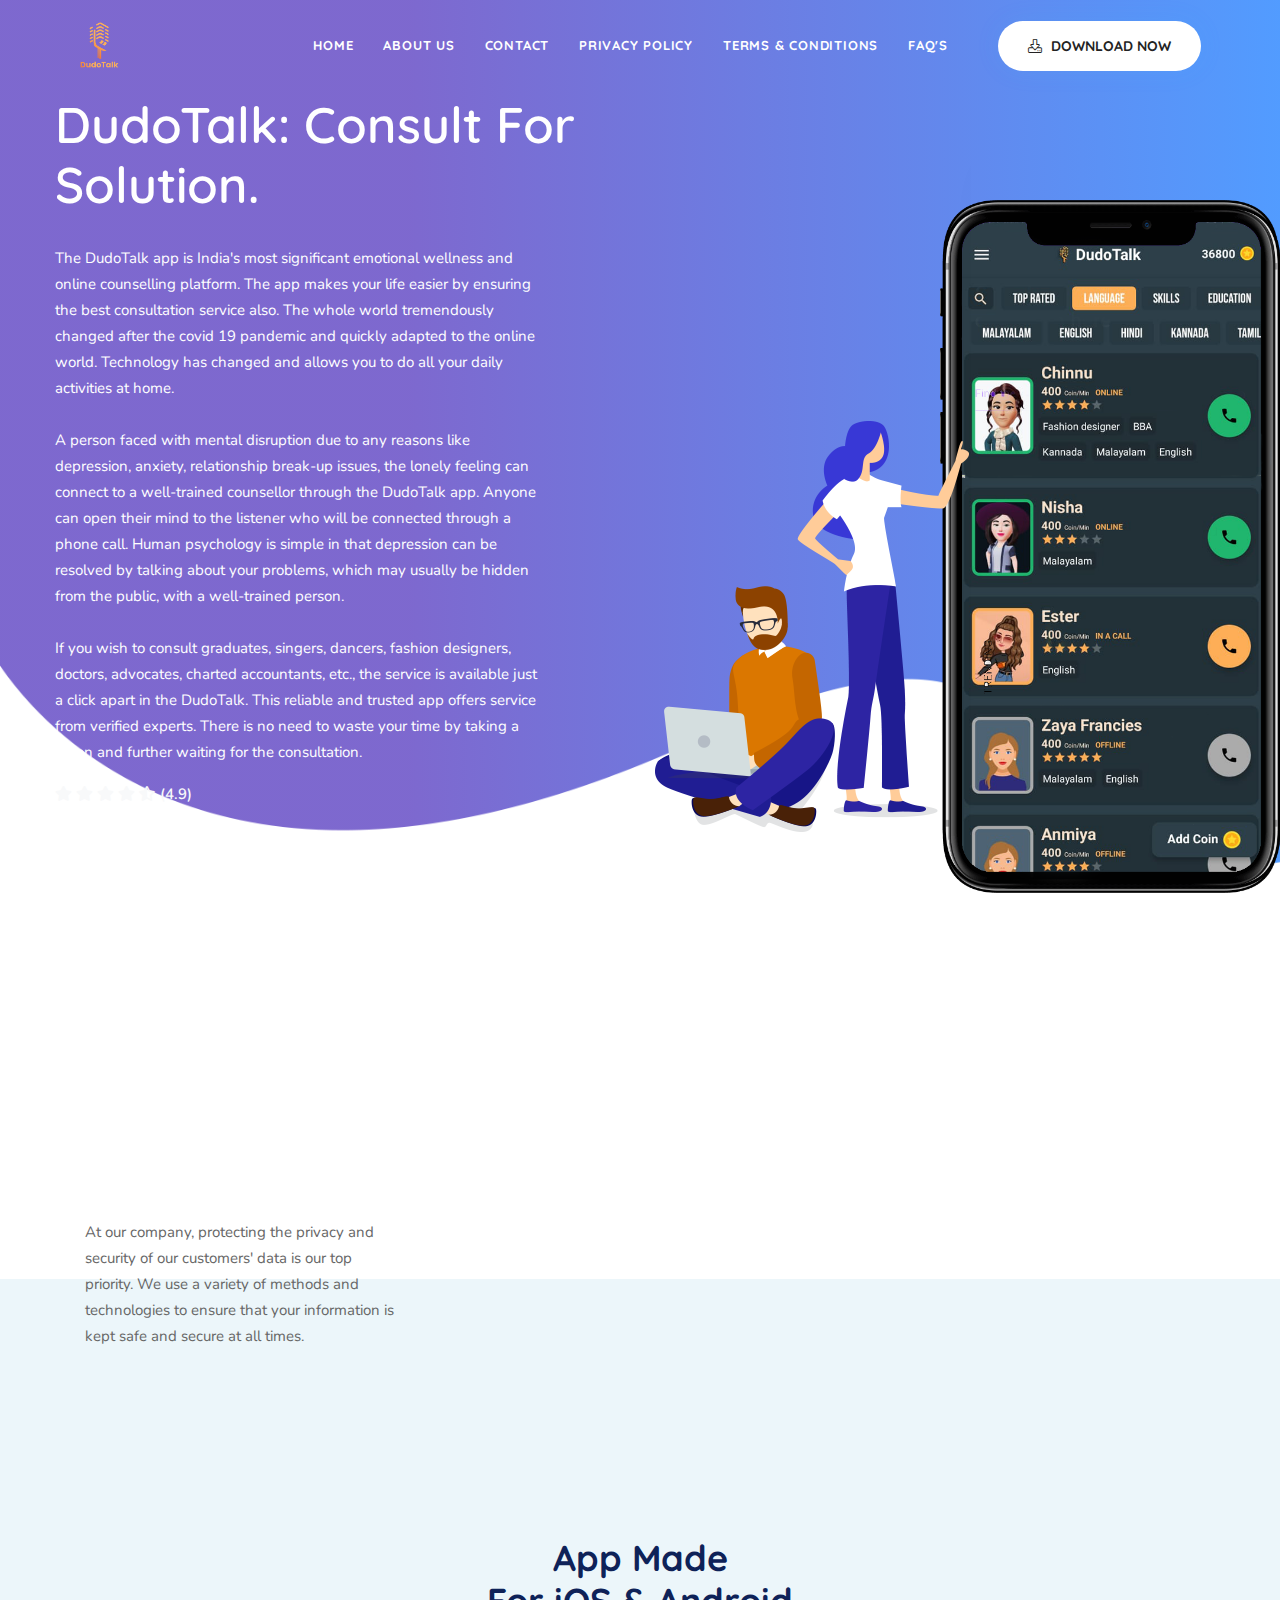
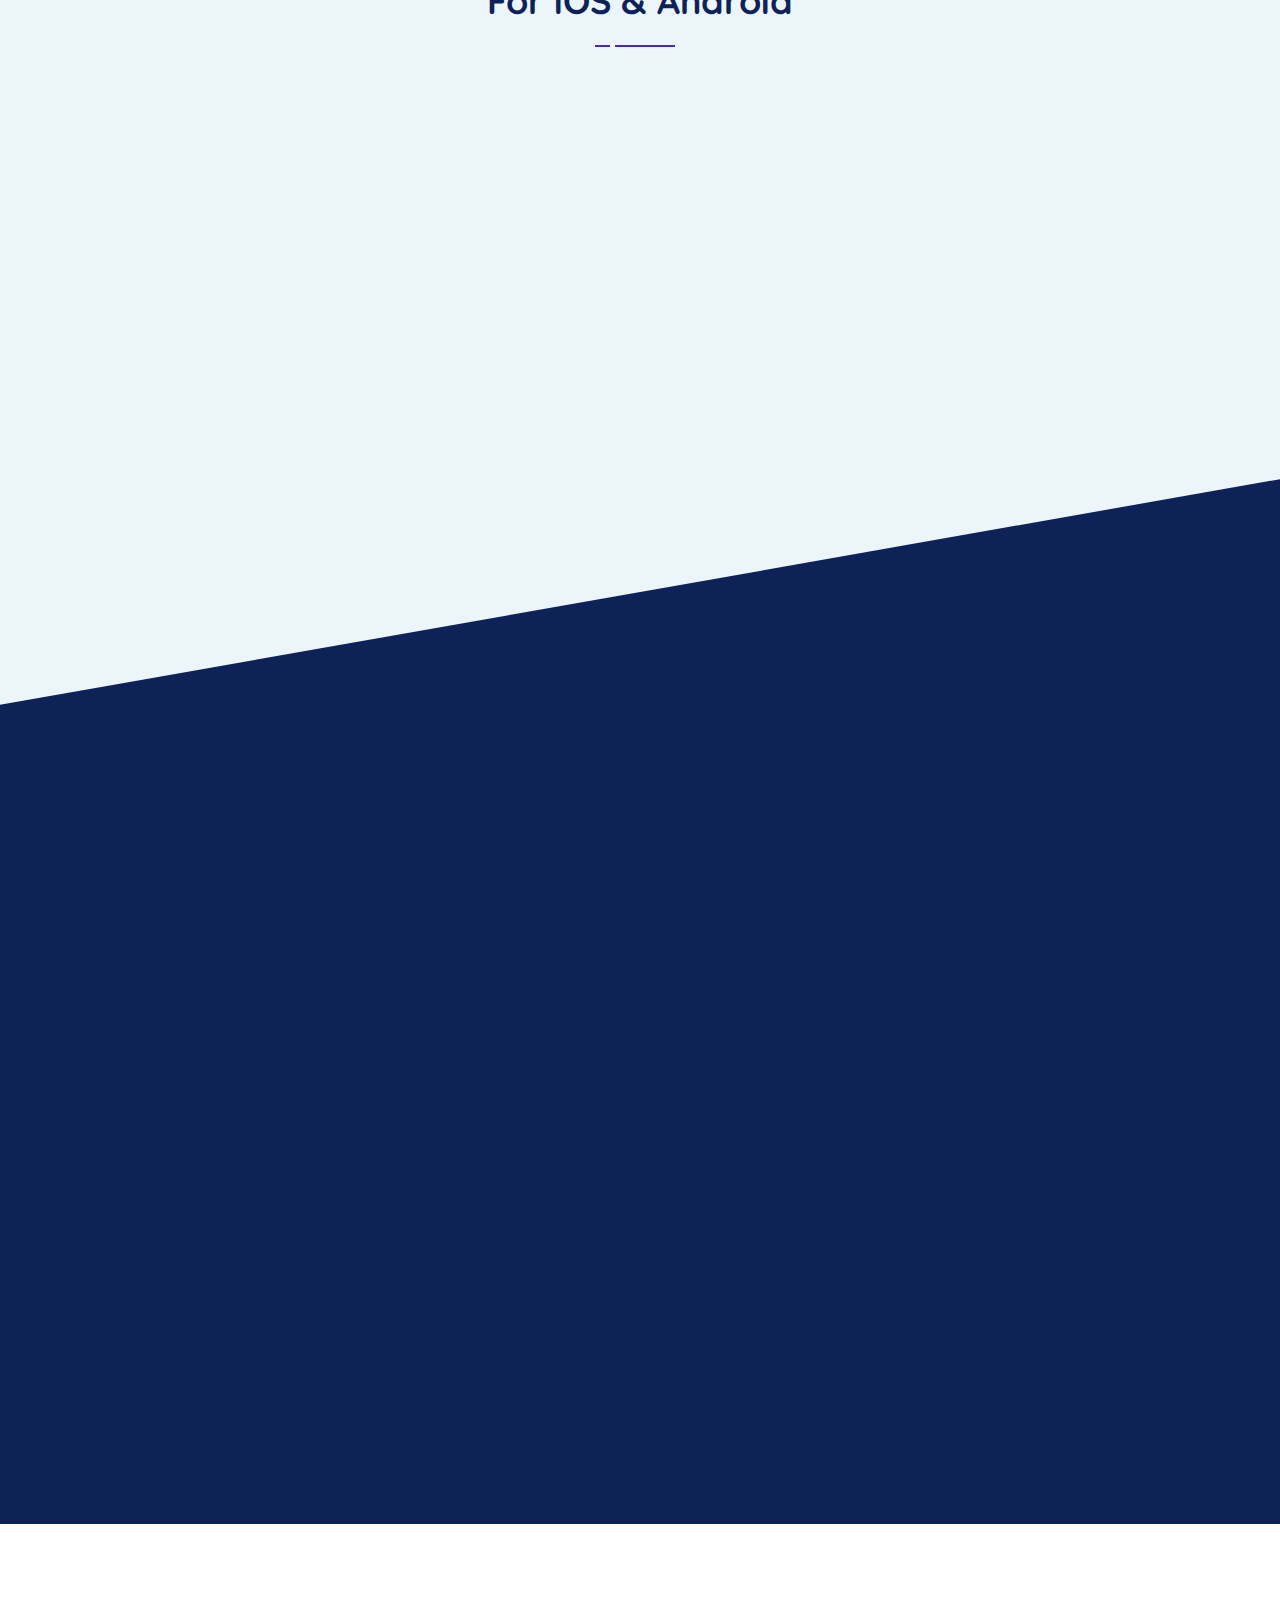
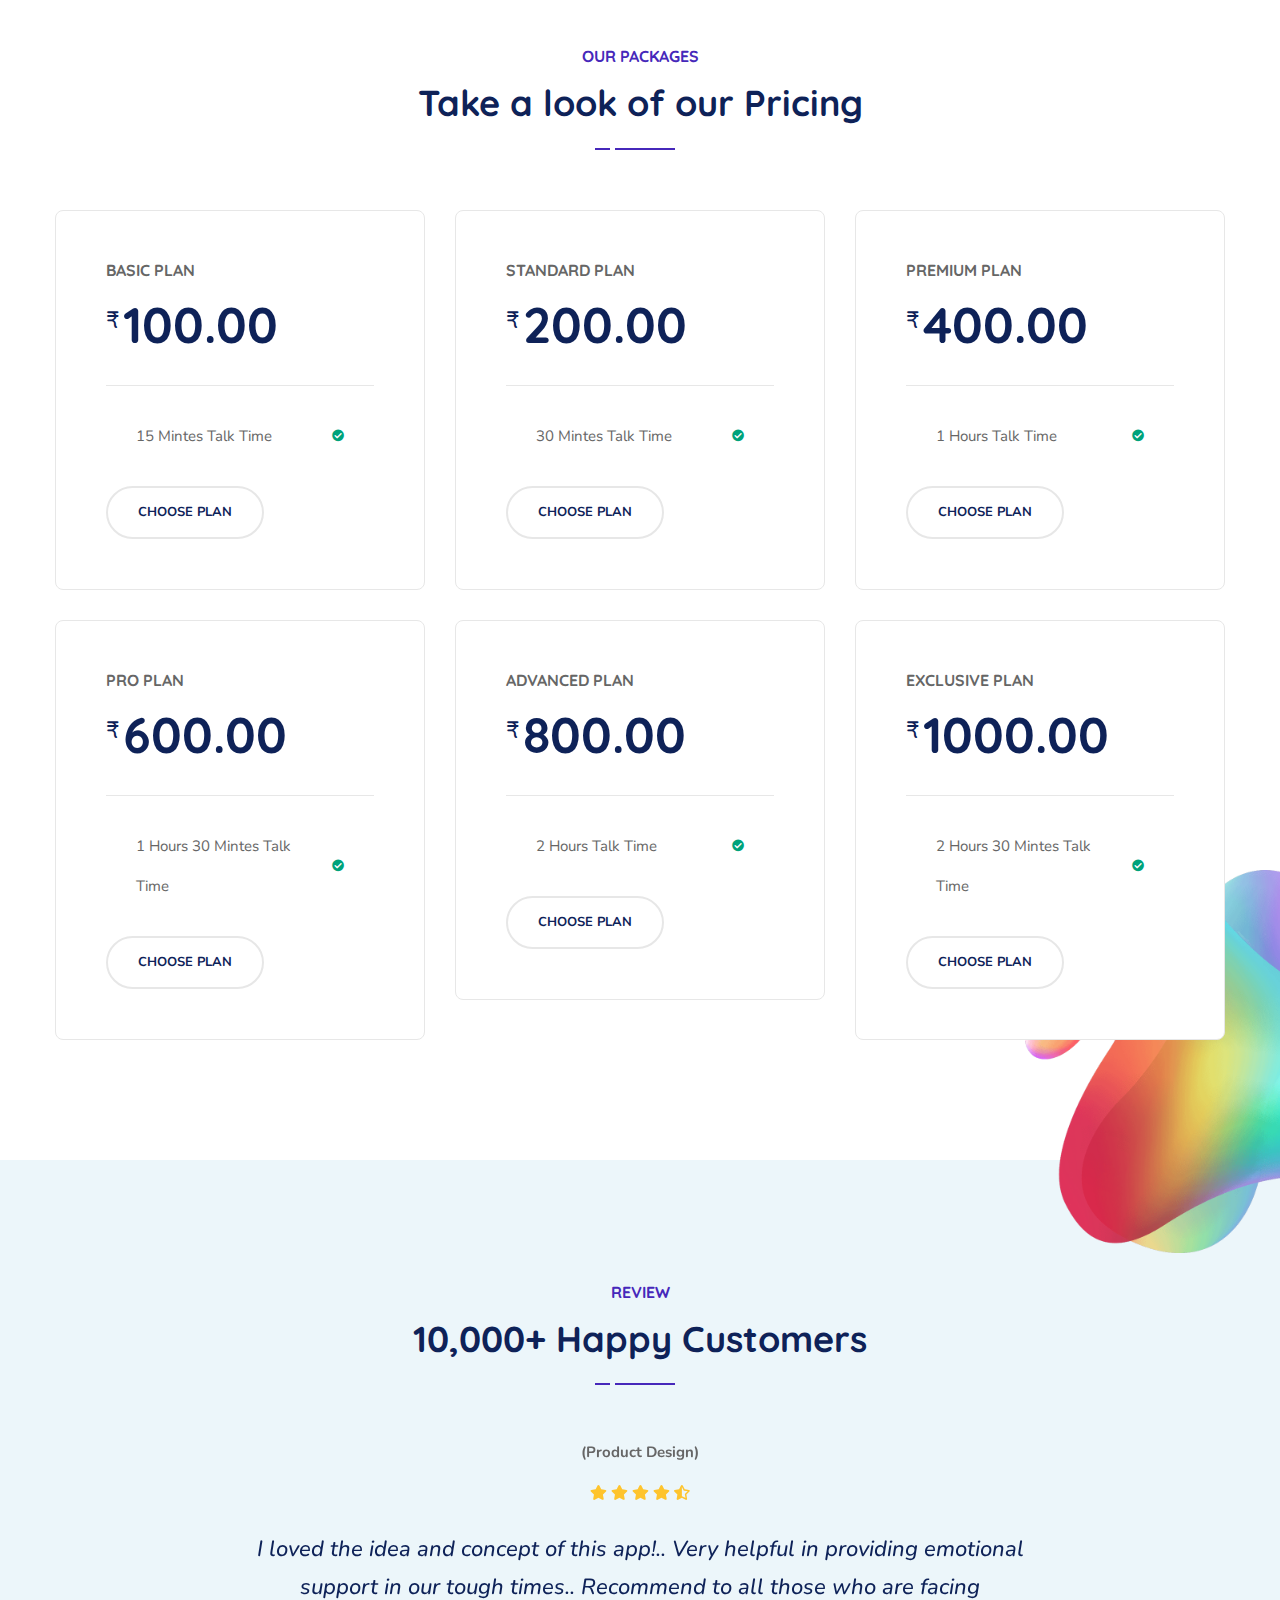
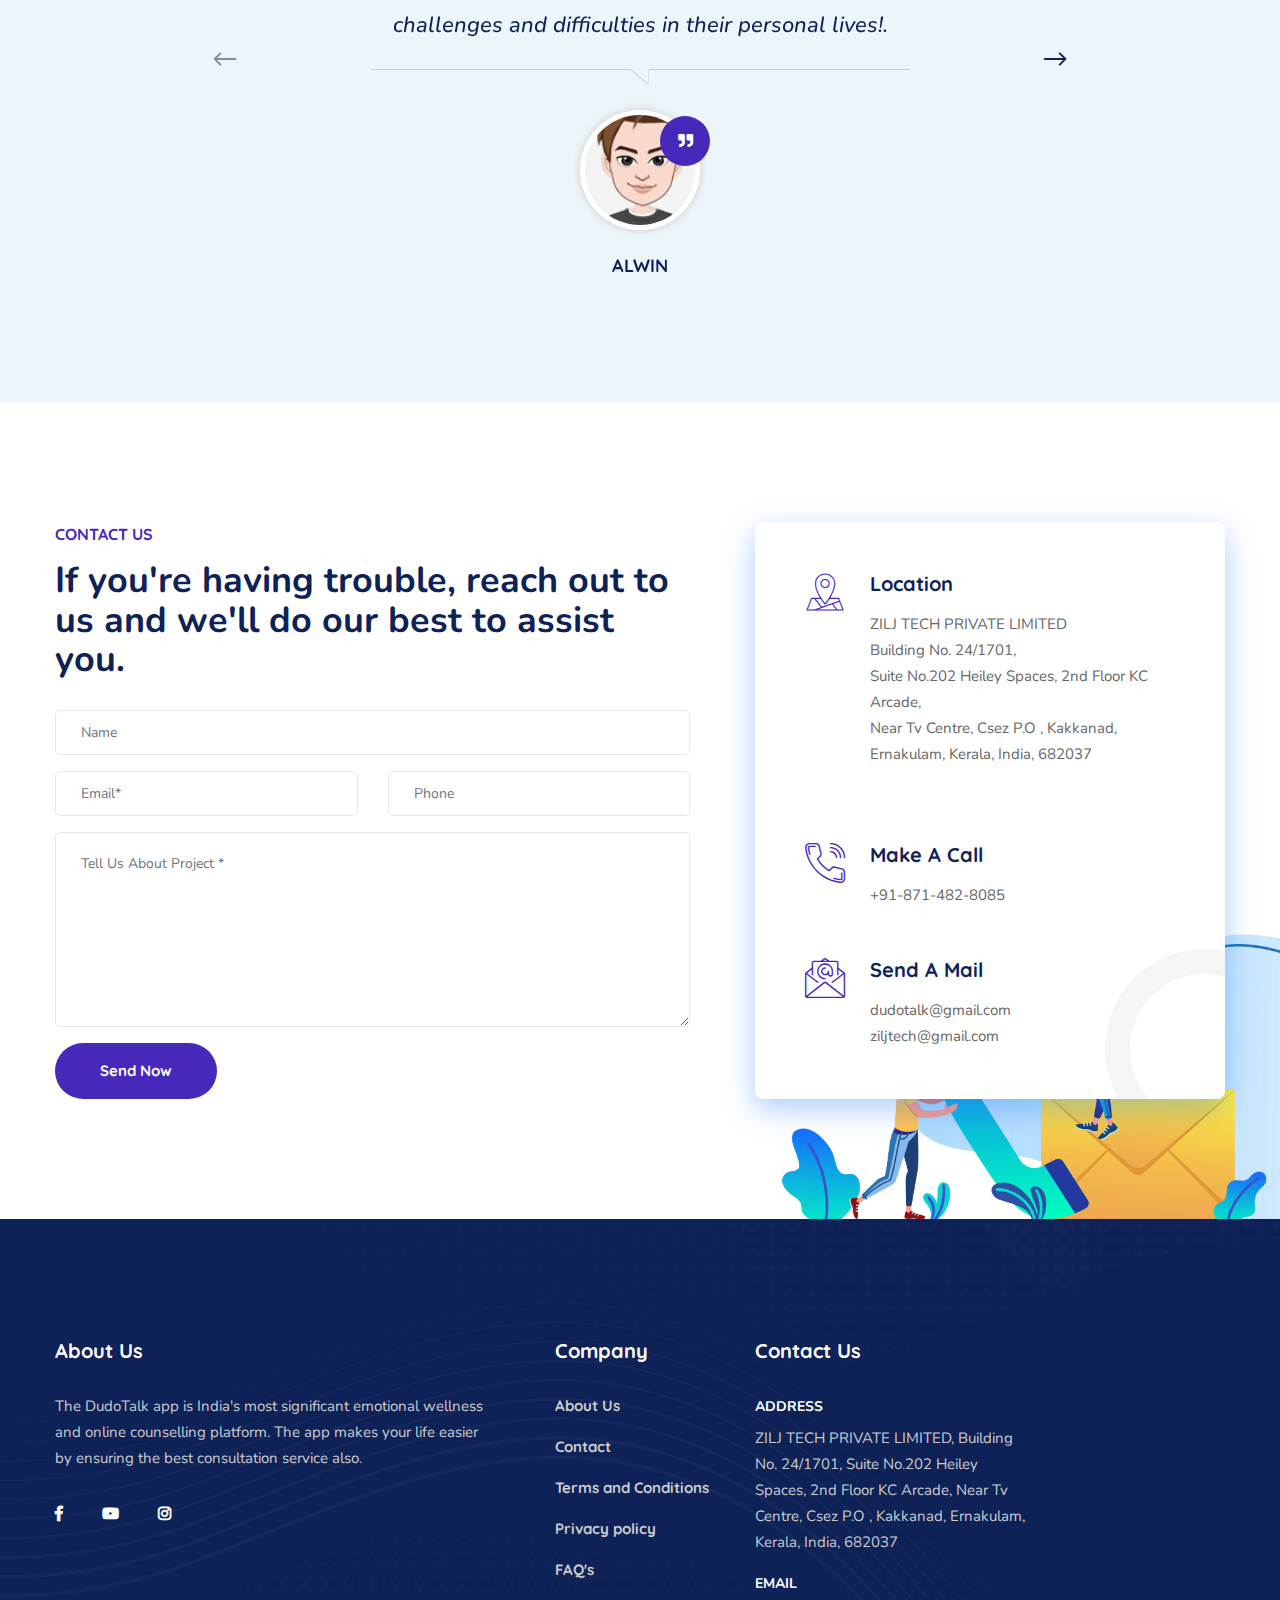
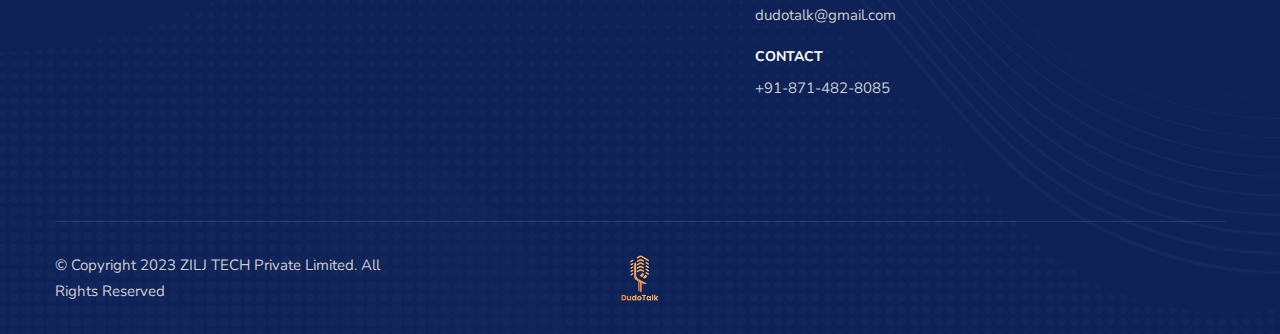
<file: index.html>
<!DOCTYPE html>
<html lang="en">

<head>
    <!-- ========== Meta Tags ========== -->
    <meta charset="utf-8">
    <meta http-equiv="X-UA-Compatible" content="IE=edge">
    <meta name="viewport" content="width=device-width, initial-scale=1">
    <meta name="description" content="DudoTalk makes your life again easier by ensuring the best consultation. If you wish to consult graduates, singerss, dancers, fashion designers, doctors, advocates, charted accountants, etc., the service is available just a click apart in the DudoTalk.">

    <!-- ========== Page Title ========== -->
    <title>DudoTalk - Consult for solution</title>

    <!-- ========== Favicon Icon ========== -->
    <link rel="shortcut icon" href="assets/img/icondudo_new.png" type="image/x-icon">

    <!-- ========== Start Stylesheet ========== -->
    <link href="assets/css/bootstrap.min.css" rel="stylesheet" />
    <link href="assets/css/font-awesome.min.css" rel="stylesheet" />
    <link href="assets/css/themify-icons.css" rel="stylesheet" />
    <link href="assets/css/flaticon-set.css" rel="stylesheet" />
    <link href="assets/css/elegant-icons.css" rel="stylesheet" />
    <link href="assets/css/magnific-popup.css" rel="stylesheet" />
    <link href="assets/css/owl.carousel.min.css" rel="stylesheet" />
    <link href="assets/css/owl.theme.default.min.css" rel="stylesheet" />
    <link href="assets/css/animate.css" rel="stylesheet" />
    <link href="assets/css/bootsnav.css" rel="stylesheet" />
    <link href="style.css" rel="stylesheet">
    <link href="assets/css/responsive.css" rel="stylesheet" />
    <!-- ========== End Stylesheet ========== -->


</head>

<body class="blue">

    <!-- Preloader Start -->
    <div id="site-preloader" class="site-preloader">
        <div class="loader-wrap">
            <div class="ring">
                <span></span>
            </div>
            <h2>DudoTalk</h2>
        </div>
    </div>
    <!-- Preloader Ends -->

    <!-- Header 
    ============================================= -->
    <header id="home">

        <!-- Start Navigation -->
        <nav class="navbar navbar-default navbar-fixed white no-background bootsnav">

            <!-- Start Top Search -->
            <div class="top-search">
                <div class="container">
                    <div class="input-group">
                        <span class="input-group-addon"><i class="fa fa-search"></i></span>
                        <input type="text" class="form-control" placeholder="Search">
                        <span class="input-group-addon close-search"><i class="fa fa-times"></i></span>
                    </div>
                </div>
            </div>
            <!-- End Top Search -->

            <div class="container-full">

                <!-- Start Atribute Navigation -->
                <div class="attr-nav">
                    <ul>
                        <li class="menu"><a href="https://play.google.com/store/apps/details?id=com.ziljtech.dudotalk"><i class="fal fa-download"></i> Download Now</a></li>
                    </ul>
                </div>        
                <!-- End Atribute Navigation -->

                <!-- Start Header Navigation -->
                <div class="navbar-header">
                    <button type="button" class="navbar-toggle" data-toggle="collapse" data-target="#navbar-menu">
                        <i class="fa fa-bars"></i>
                    </button>
                    <a class="navbar-brand" href="index.html" >
                        <img src="assets/img/icondudo_new.png" class="logo logo-display" alt="Logo">
                        <img src="assets/img/icondudo_new.png" class="logo logo-scrolled" alt="Logo"  >
                    </a>
                </div>
                <!-- End Header Navigation -->

                <!-- Collect the nav links, forms, and other content for toggling -->
                <div class="collapse navbar-collapse" id="navbar-menu">
                    <ul class="nav navbar-nav navbar-right" data-in="fadeInDown" data-out="fadeOutUp">
                        <li><a href="index.html">Home</a></li>
                        <li><a href="aboutus.html">About Us</a></li>
                        <li><a href="contactus.html">Contact</a></li>
                        <li><a href="privacy.html">Privacy Policy</a></li>
                        <li><a href="terms.html">Terms & Conditions</a></li>
                        <li><a href="faq.html">FAQ's</a></li>
               
                    </ul>
                </div><!-- /.navbar-collapse -->
            </div>

        </nav>
        <!-- End Navigation -->

    </header>
    <!-- End Header -->

    <!-- Start Banner 
    ============================================= -->
    <div class="banner-area auto-height text-light shadow theme-hard bg-cover app-banner">
        <div class="item">
            <div class="box-table">
                <div class="box-cell">
                    <!-- Shape -->
                    <div class="shape-bottom-center" style="background-image: url(assets/img/shape/7.png);"></div>
                    <!-- End Shape -->
                    <div class="container">
                        <div class="banner-items">
                            <div class="row align-center">
                                <div class="col-lg-6">
                                    <div class="content">
                                        <h2 class="wow fadeInDown">DudoTalk: Consult For Solution. <br>
                                            </h2>
                                        <p class="wow fadeInUp" data-wow-delay="400ms">
                                            The DudoTalk app is India's most significant emotional wellness and online counselling platform. The app makes your life easier by ensuring the best consultation service also. The whole world tremendously changed after the covid 19 pandemic and quickly adapted to the online world. Technology has changed and allows you to do all your daily activities at home.

                                            <br><br> A person faced with mental disruption due to any reasons like depression, anxiety, relationship break-up issues, the lonely feeling can connect to a well-trained counsellor through the DudoTalk app. Anyone can open their mind to the listener who will be connected through a phone call. Human psychology is simple in that depression can be resolved by talking about your problems, which may usually be hidden from the public, with a well-trained person.
                                            
                                            <br><br> If you wish to consult graduates, singers, dancers, fashion designers, doctors, advocates, charted accountants, etc., the service is available just a click apart in the DudoTalk. This reliable and trusted app offers service from verified experts. There is no need to waste your time by taking a token and further waiting for the consultation.
                                        </p>
                                        <div class="rating wow fadeInRight" data-wow-delay="600ms">
                                            <div class="star">
                                                <i class="fas fa-star"></i>
                                                <i class="fas fa-star"></i>
                                                <i class="fas fa-star"></i>
                                                <i class="fas fa-star"></i>
                                                <i class="fas fa-star-half-alt"></i>
                                            </div>
                                            <span>(4.9)</span>
                                        </div>
                                        <div class="forms wow fadeInLeft" data-wow-delay="800ms">
                                           
                                            <p>
                                                *Earn 1200 free coins for new user
                                            </p>
                                        </div>
                                    </div>
                                </div>
                                <div class="col-lg-6 thumb">
                                    <div class="thumb-box">
                                        <img class="wow slideInUp" data-wow-delay="1100ms" src="assets/img/illustration/21.png" alt="Thumb">
                                        <div class="sub">
                                            <img class="wow fadeInDown" data-wow-delay="2200ms" src="assets/img/illustration/21-sub.png" alt="Thumb">
                                        </div>
                                    </div>
                                </div>
                            </div>
                        </div>
                    </div>
                </div>
            </div>
        </div>
    </div>
    <!-- End Banner -->

    <!-- Start Work Process
    ============================================= -->
    <div class="process-style-three-area half-bg default-padding bottom-less">
         <div class="container">
             <div class="row">
                 <!-- Single Item-->
                 <div class="process-style-three col-lg-4 col-md-6 wow fadeInDown" data-wow-delay="300ms">
                     <div class="item">
                         <img src="assets/img/icon/login.png" alt="Login">
                         <h4>Secure Data</h4>
                         <p>
                            At our company, protecting the privacy and security of our customers' data is our top priority. We use a variety of methods and technologies to ensure that your information is kept safe and secure at all times.
                         </p>
                     </div>
                 </div>
                 <!-- End SIngle Item-->
                 <!-- Single Item-->
                 <div class="process-style-three col-lg-4 col-md-6 wow fadeInRight" data-wow-delay="600ms">
                     <div class="item">
                        <img src="assets/img/icon/research.png" alt="Icon">
                         <h4>Uninterrupted customer service</h4>
                         <p>
                            Our customer service team is available around the clock to assist you with any issues or concerns you may have.
                         </p>
                     </div>
                 </div>
                 <!-- End SIngle Item-->
                 <!-- Single Item-->
                 <div class="process-style-three col-lg-4 col-md-6 wow fadeInRight" data-wow-delay="900ms">
                     <div class="item">
                        <img src="assets/img/icon/travel.png" alt="Login">
                         <h4>Never-before-seen rate</h4>
                         <p>
                            We're proud to offer our customers the lowest prices in the market. We're confident that you won't find a better deal anywhere else.
                         </p>
                     </div>
                 </div>
                 <!-- End SIngle Item-->
             </div>
         </div>
    </div>
    <!-- End Work Process -->

    <!-- Star App Types
    ============================================= -->
    <div class="app-types-area shape-bg default-padding-bottom bottom-less bg-gray">
        <div class="container">
            <div class="row">
                <div class="col-lg-6 offset-lg-3">
                    <div class="heading-center text-center">
                        <h2>App Made <br> For iOS & Android</h2>
                    </div>
                </div>
            </div>
        </div>
        <div class="container">
            <div class="app-types-box">
                <div class="row">
                    <div class="col-lg-8 offset-lg-2">
                        <div class="row">
                            <div class="col-lg-6 col-md-6 app-types wow fadeInLeft" data-wow-delay="500ms">
                                <div class="item">
                                    <img src="assets/img/illustration/3.png" alt="illustration">
                                    <div class="icon">
                                        <i class="fab fa-android"></i>
                                    </div>
                                    <a class="btn circle btn-theme effect btn-sm" href="https://play.google.com/store/apps/details?id=com.ziljtech.dudotalk"><i class="fas fa-download"></i> Download Now</a>
                                </div>
                            </div>
                            <div class="col-lg-6 col-md-6 app-types wow fadeInRight" data-wow-delay="1000ms">
                                <div class="item">
                                    <img src="assets/img/illustration/3.png" alt="illustration">
                                    <div class="icon">
                                        <i class="fab fa-apple"></i>
                                    </div>
                                    <a class="btn circle btn-theme effect btn-sm" href="#"><i class="fas fa-download"></i> Coming Soon</a>
                                </div>
                            </div>
                        </div>
                    </div>
                </div>
            </div>
        </div>
    </div>
    <!-- End App Types -->

    <!-- Star Feature
    ============================================= -->
    <div class="feature-area text-light default-padding-bottom bg-dark">
        <div class="container">
            <div class="row align-center">
                <div class="col-lg-6 wow fadeInLeft">
                    <img src="assets/img/illustration/23.png" alt="illustration">
                </div>
                <div class="col-lg-5 offset-lg-1">
                    <h2 class="wow fadeInRight" data-wow-delay="300ms">Flexible. Reliable. Cost-effective.</h2>
                    <ul>
                        <li class="feature-style-three wow fadeInRight" data-wow-delay="500ms">
                            <div class="icon">
                                <i class="far fa-cog"></i>
                            </div>
                            <div class="info">
                                <h4>We promise, no one will bother you!</h4>
                                <p>
                                    DudoTalk users can only talk to Listeners. This condition of reciprocity lets you use the app without fear of spamming or harassment..
                                </p>
                            </div>
                        </li>
                        <li class="feature-style-three wow fadeInRight" data-wow-delay="800ms">
                            <div class="icon">
                                <i class="far fa-lock"></i>
                            </div>
                            <div class="info">
                                <h4>
                                    Your opinion matters!</h4>
                                <p>
                                    The DudoTalk team wants to know what you think. Your comments are a tremendous help in improving our application every day. Thanks a million!.
                                </p>
                            </div>
                        </li>
                        <li class="feature-style-three wow fadeInRight" data-wow-delay="1100ms">
                            <div class="icon">
                                <i class="far fa-comment-alt-lines"></i>
                            </div>
                            <div class="info">
                                <h4>Report inappropriate Listeners</h4>
                                <p>
                                    You can block a user or report inappropriate behavior at any time..
                                </p>
                            </div>
                        </li>
                    </ul>
                </div>
            </div>
        </div>
    </div>
    <!-- End Feature -->

    <!-- Start Overflow Box
    ============================================= -->
    <div class="overflow-box overflow-hidden">
        <!-- Start Pricing Area
        ============================================= -->
        <div class="pricing-area plain default-padding bottom-less">
            <div class="container">
                <div class="row">
                    <div class="col-lg-6 offset-lg-3">
                        <div class="heading-center text-center">
                            <h5>Our Packages</h5>
                            <h2>Take a look of our Pricing</h2>
                        </div>
                    </div>
                </div>
            </div>
            <div class="container">
                <div class="pricing pricing-simple text-center">
                    <div class="shape">
                        <img src="assets/img/shape/41.png" alt="Shape">
                    </div>
                    <div class="row">
                        <div class="col-lg-4 col-md-6 single-item">
                            <div class="pricing-item">
                                <div class="pricing-header">
                                    <h4>Basic Plan</h4>
                                    <h2><sup>₹</sup>100.00 <sub></sub></h2>
                                </div>
                                <ul>
                                    <li>15 mintes talk time  <i class="fal fa-check-circle"></i></li>
                                    
                                </ul>
                                <div class="pricing-footer">
                                    <a class="btn circle btn-gray border btn-sm" href="https://play.google.com/store/apps/details?id=com.ziljtech.dudotalk">Choose Plan</a>
                                </div>
                            </div>
                        </div>
                        <div class="col-lg-4 col-md-6 single-item">
                            <div class="pricing-item">
                                <div class="pricing-header">
                                    <h4>Standard Plan</h4>
                                    <h2><sup>₹</sup>200.00 <sub></sub></h2>
                                </div>
                                <ul>
                                    <li>30 mintes talk time  <i class="fal fa-check-circle"></i></li>
                                    
                                </ul>
                                <div class="pricing-footer">
                                    <a class="btn circle btn-gray border btn-sm" href="https://play.google.com/store/apps/details?id=com.ziljtech.dudotalk">Choose Plan</a>
                                </div>
                            </div>
                        </div>
                        <div class="col-lg-4 col-md-6 single-item">
                            <div class="pricing-item">
                                <div class="pricing-header">
                                    <h4>Premium Plan</h4>
                                    <h2><sup>₹</sup>400.00 <sub></sub></h2>
                                </div>
                                <ul>
                                    <li>1 hours talk time  <i class="fal fa-check-circle"></i></li>
                                    
                                </ul>
                                <div class="pricing-footer">
                                    <a class="btn circle btn-gray border btn-sm" href="https://play.google.com/store/apps/details?id=com.ziljtech.dudotalk">Choose Plan</a>
                                </div>
                            </div>
                        </div>
                        <div class="col-lg-4 col-md-6 single-item">
                            <div class="pricing-item">
                                <div class="pricing-header">
                                    <h4>Pro plan</h4>
                                    <h2><sup>₹</sup>600.00 <sub></sub></h2>
                                </div>
                                <ul>
                                    <li>1 hours 30 Mintes talk time  <i class="fal fa-check-circle"></i></li>
                                    
                                </ul>
                                <div class="pricing-footer">
                                    <a class="btn circle btn-gray border btn-sm" href="https://play.google.com/store/apps/details?id=com.ziljtech.dudotalk">Choose Plan</a>
                                </div>
                            </div>
                        </div>
                        <div class="col-lg-4 col-md-6 single-item">
                            <div class="pricing-item">
                                <div class="pricing-header">
                                    <h4>Advanced plan</h4>
                                    <h2><sup>₹</sup>800.00 <sub></sub></h2>
                                </div>
                                <ul>
                                    <li>2 hours talk time  <i class="fal fa-check-circle"></i></li>
                                    
                                </ul>
                                <div class="pricing-footer">
                                    <a class="btn circle btn-gray border btn-sm" href="https://play.google.com/store/apps/details?id=com.ziljtech.dudotalk">Choose Plan</a>
                                </div>
                            </div>
                        </div>
                        <div class="col-lg-4 col-md-6 single-item">
                            <div class="pricing-item">
                                <div class="pricing-header">
                                    <h4>Exclusive plan</h4>
                                    <h2><sup>₹</sup>1000.00 <sub></sub></h2>
                                </div>
                                <ul>
                                    <li>2 hours 30 mintes talk time  <i class="fal fa-check-circle"></i></li>
                                    
                                </ul>
                                <div class="pricing-footer">
                                    <a class="btn circle btn-gray border btn-sm" href="https://play.google.com/store/apps/details?id=com.ziljtech.dudotalk">Choose Plan</a>
                                </div>
                            </div>
                        </div>
                        
                       
                    </div>
                </div>
            </div>
        </div>
        <!-- End Pricing Area -->

        <!-- Star Testimonials
        ============================================= -->
        <div class="testimonials-area default-padding bg-gray">
            <div class="container">
                <div class="row">
                    <div class="col-lg-6 offset-lg-3">
                        <div class="heading-center text-center">
                            <h5>Review</h5>
                            <h2>10,000+ Happy Customers</h2>
                        </div>
                    </div>
                </div>
            </div>
            <div class="container">
                <div class="testimonial-items text-center">
                    <div class="row">
                        <div class="col-lg-8 offset-lg-2">
                            <div class="testimonials-carousel owl-carousel owl-theme">
                                <div class="item">
                                    <div class="rating">
                                        <div class="reson">
                                            (Product Design)
                                        </div>
                                        <div class="icon">
                                            <i class="fas fa-star"></i>
                                            <i class="fas fa-star"></i>
                                            <i class="fas fa-star"></i>
                                            <i class="fas fa-star"></i>
                                            <i class="fas fa-star-half-alt"></i>
                                        </div>
                                    </div>
                                    <p>
                                        I loved the idea and concept of this app!.. Very helpful in providing emotional support in our tough times.. Recommend to all those who are facing challenges and difficulties in their personal lives!. 
                                    </p>
                                    <div class="thumb-box">
                                        <div class="thumb">
                                            <img src="assets/img/100.png" alt="Thumb">
                                        </div>
                                    </div>
                                    <h5>Alwin</h5>
                                    <span></span>
                                </div>
                                <div class="item">
                                    <div class="rating">
                                        <div class="reson">
                                            (Customer Support)
                                        </div>
                                        <div class="icon">
                                            <i class="fas fa-star"></i>
                                            <i class="fas fa-star"></i>
                                            <i class="fas fa-star"></i>
                                            <i class="fas fa-star"></i>
                                            <i class="fas fa-star-half-alt"></i>
                                        </div>
                                    </div>
                                    <p>
                                        I loved the idea and concept of this app!.. Very helpful in providing emotional support in our tough times.. Recommend to all those who are facing challenges and difficulties in their personal lives! 
                                    </p>
                                    <div class="thumb-box">
                                        <div class="thumb">
                                            <img src="assets/img/100.png" alt="Thumb">
                                        </div>
                                    </div>
                                    <h5>Abhinav</h5>
                                    <span></span>
                                </div>
                                <div class="item">
                                    <div class="rating">
                                        <div class="reson">
                                            (Bug Fixing)
                                        </div>
                                        <div class="icon">
                                            <i class="fas fa-star"></i>
                                            <i class="fas fa-star"></i>
                                            <i class="fas fa-star"></i>
                                            <i class="fas fa-star"></i>
                                            <i class="fas fa-star-half-alt"></i>
                                        </div>
                                    </div>
                                    <p>
                                        It is really a great app. recommended to all those who are facing stress,depression or any other types of difficulties in their life. the experts are reallyg good. They are really good listener as well as consultation. . 
                                    </p>
                                    <div class="thumb-box">
                                        <div class="thumb">
                                            <img src="assets/img/100.png" alt="Thumb">
                                        </div>
                                    </div>
                                    <h5>Harries</h5>
                                    <span></span>
                                </div>
                            </div>
                        </div>
                    </div>
                </div>
            </div>
        </div>
        <!-- End Testimonials -->
    </div>
    <!-- End Overflow Box -->


    <!-- Star Contact Area
    ============================================= -->
    <div class="contact-area default-padding">
        <!-- Fixed BG -->
        <div class="fixed-bg left">
            <img src="assets/img/illustration/9.png" alt="Shape">
        </div>
        <!-- Fixed BG -->
    
        <div class="container">
            <div class="contact-items">
                <div class="row">
                    
                
                    <div class="col-lg-7 contact-box">
                        <div class="form-items">
                            <h5>Contact Us</h5>
                            <h2>If you're having trouble, reach out to us and we'll do our best to assist you.</h2>
                            <form action="assets/mail/contact.php" method="POST" class="contact-form">
                                <div class="row">
                                    <div class="col-lg-12">
                                        <div class="form-group">
                                            <input class="form-control" id="name" name="name" placeholder="Name" type="text">
                                            <span class="alert-error"></span>
                                        </div>
                                    </div>
                                </div>
                                <div class="row">
                                    <div class="col-lg-6">
                                        <div class="form-group">
                                            <input class="form-control" id="email" name="email" placeholder="Email*" type="email">
                                            <span class="alert-error"></span>
                                        </div>
                                    </div>
                                    <div class="col-lg-6">
                                        <div class="form-group">
                                            <input class="form-control" id="phone" name="phone" placeholder="Phone" type="text">
                                            <span class="alert-error"></span>
                                        </div>
                                    </div>
                                </div>
                                <div class="row">
                                    <div class="col-lg-12">
                                        <div class="form-group comments">
                                            <textarea class="form-control" id="comments" name="comments" placeholder="Tell Us About Project *"></textarea>
                                        </div>
                                    </div>
                                </div>
                                <div class="row">
                                    <div class="col-lg-12">
                                        <button type="submit" name="submit" id="submit">
                                            Send Now
                                        </button>
                                    </div>
                                </div>
                                <!-- Alert Message -->
                                <div class="col-lg-12 alert-notification">
                                    <div id="message" class="alert-msg"></div>
                                </div>
                            </form>
                        </div>
                    </div>

                    <div class="col-lg-5 left-info">
                        <div class="info-items">
                            <!-- Single Item -->
                            <div class="item">
                                <div class="icon">
                                    <i class="flaticon-location"></i>
                                </div>
                                <div class="info">
                                    <h5>Location</h5>
                                    <p>
                                      

                                        ZILJ TECH PRIVATE LIMITED<p>Building No. 24/1701,</p> <p>Suite No.202 Heiley Spaces, 2nd Floor
                                            KC Arcade,</p><p>Near Tv Centre, Csez P.O , Kakkanad,</p><p> Ernakulam, Kerala, India, 682037</p> <br>
                                    </p>
                                </div>
                            </div>
                            <!-- End Single Item -->
                            <!-- Single Item -->
                            <div class="item">
                                <div class="icon">
                                    <i class="flaticon-telephone"></i>
                                </div>
                                <div class="info">
                                    <h5>Make a Call</h5>
                                    <p>
                                        +91-871-482-8085 <br> 
                                    </p>
                                </div>
                            </div>
                            <!-- End Single Item -->
                            <!-- Single Item -->
                            <div class="item">
                                <div class="icon">
                                    <i class="flaticon-email"></i>
                                </div>
                                <div class="info">
                                    <h5>Send a Mail</h5>
                                    <p>
                                        dudotalk@gmail.com <br>
                                        ziljtech@gmail.com
                                    </p>
                                </div>
                            </div>
                            <!-- End Single Item -->
                        </div>
                    </div>
                    

                </div>
            </div>
        </div>
    </div>
    <!-- End Contact Area -->

    <!-- Star Blog
    ============================================= -->
 
    <!-- End Blog -->


   <!-- Star Footer
    ============================================= -->
    <footer class="bg-dark text-light">
        <div class="container">
            <div class="f-items default-padding">
                <div class="row">
                    <div class="col-lg-5 col-md-6 item">
                        <div class="f-item about">
                            <h4 class="widget-title">About Us</h4>
                            <p>
                                The DudoTalk app is India's most significant emotional wellness and online counselling platform. The app makes your life easier by ensuring the best consultation service also.

                            </p>
                            <div class="social">
                                <ul>
                                    <li class="facebook">
                                        <a href="https://www.facebook.com/profile.php?id=100087975680006"><i class="fab fa-facebook-f"></i></a>
                                    </li>
                                  
                                    <li class="youtube">
                                        <a href="https://www.youtube.com/@dudotalk"><i class="fab fa-youtube"></i></a>
                                    </li>
                                    <li class="instagram">
                                        <a href="https://www.instagram.com/dudotalk/"><i class="fab fa-instagram"></i></a>
                                    </li>
                                </ul>
                            </div>
                        </div>
                    </div>

                  

                    <div class="col-lg-2 col-md-6 item">
                        <div class="f-item link">
                            <h4 class="widget-title">Company</h4>
                            <ul>
                                <li>
                                    <a href="aboutus.html">About Us</a>
                                </li>
                                <li>
                                    <a href="contactus.html">Contact</a>
                                </li>
                                <li>
                                    <a href="terms.html">Terms and Conditions</a>
                                </li>
                                <li>
                                    <a href="privacy.html">Privacy policy</a>
                                </li>
                                <li>
                                    <a href="faq.html">FAQ's</a>
                                </li>
                               
                            </ul>
                        </div>
                    </div>

                    <div class="col-lg-3 col-md-6 item">
                        <div class="f-item contact">
                            <h4 class="widget-title">Contact Us</h4>
                            <div class="address">
                                <ul>
                                    <li>
                                        <p>Address</p> 
                                        <strong> ZILJ TECH PRIVATE LIMITED, Building No. 24/1701, Suite No.202 Heiley Spaces, 2nd Floor
                                            KC Arcade, Near Tv Centre, Csez P.O , Kakkanad, Ernakulam, Kerala, India, 682037</strong>
                                    </li>
                                    <li>
                                        <p>Email</p> 
                                        <strong>dudotalk@gmail.com</strong>
                                    </li>
                                    <li>
                                        <p>Contact</p> 
                                        <strong> +91-871-482-8085</strong>
                                    </li>
                                </ul>
                            </div>
                        </div>
                    </div>
                </div>
            </div>
            <div class="footer-bottom">
                <div class="row align-center">
                    <div class="col-lg-4">
                        <p>&copy; Copyright 2023 ZILJ TECH Private Limited. All Rights Reserved</p>
                    </div>
                    <div class="col-lg-4 text-center logo">
                        <a href="index.html"><img src="assets/img/icondudo_new.png" alt="Logo"></a>
                    </div>
                    <div class="col-lg-4 text-right newsletter">
                       
                    </div>
                </div>
            </div>
        </div>
    </footer>
    <!-- End Footer-->

    <!-- jQuery Frameworks
    ============================================= -->
    <script src="assets/js/jquery-3.6.0.min.js"></script>
    <script src="assets/js/popper.min.js"></script>
    <script src="assets/js/bootstrap.min.js"></script>
    <script src="assets/js/jquery.appear.js"></script>
    <script src="assets/js/jquery.easing.min.js"></script>
    <script src="assets/js/jquery.magnific-popup.min.js"></script>
    <script src="assets/js/modernizr.custom.13711.js"></script>
    <script src="assets/js/owl.carousel.min.js"></script>
    <script src="assets/js/wow.min.js"></script>
    <script src="assets/js/progress-bar.min.js"></script>
    <script src="assets/js/isotope.pkgd.min.js"></script>
    <script src="assets/js/imagesloaded.pkgd.min.js"></script>
    <script src="assets/js/count-to.js"></script>
    <script src="assets/js/YTPlayer.min.js"></script>
    <script src="assets/js/jquery.nice-select.min.js"></script>
    <script src="assets/js/bootsnav.js"></script>
    <script src="assets/js/main.js"></script>

</body>
</html>
</file>
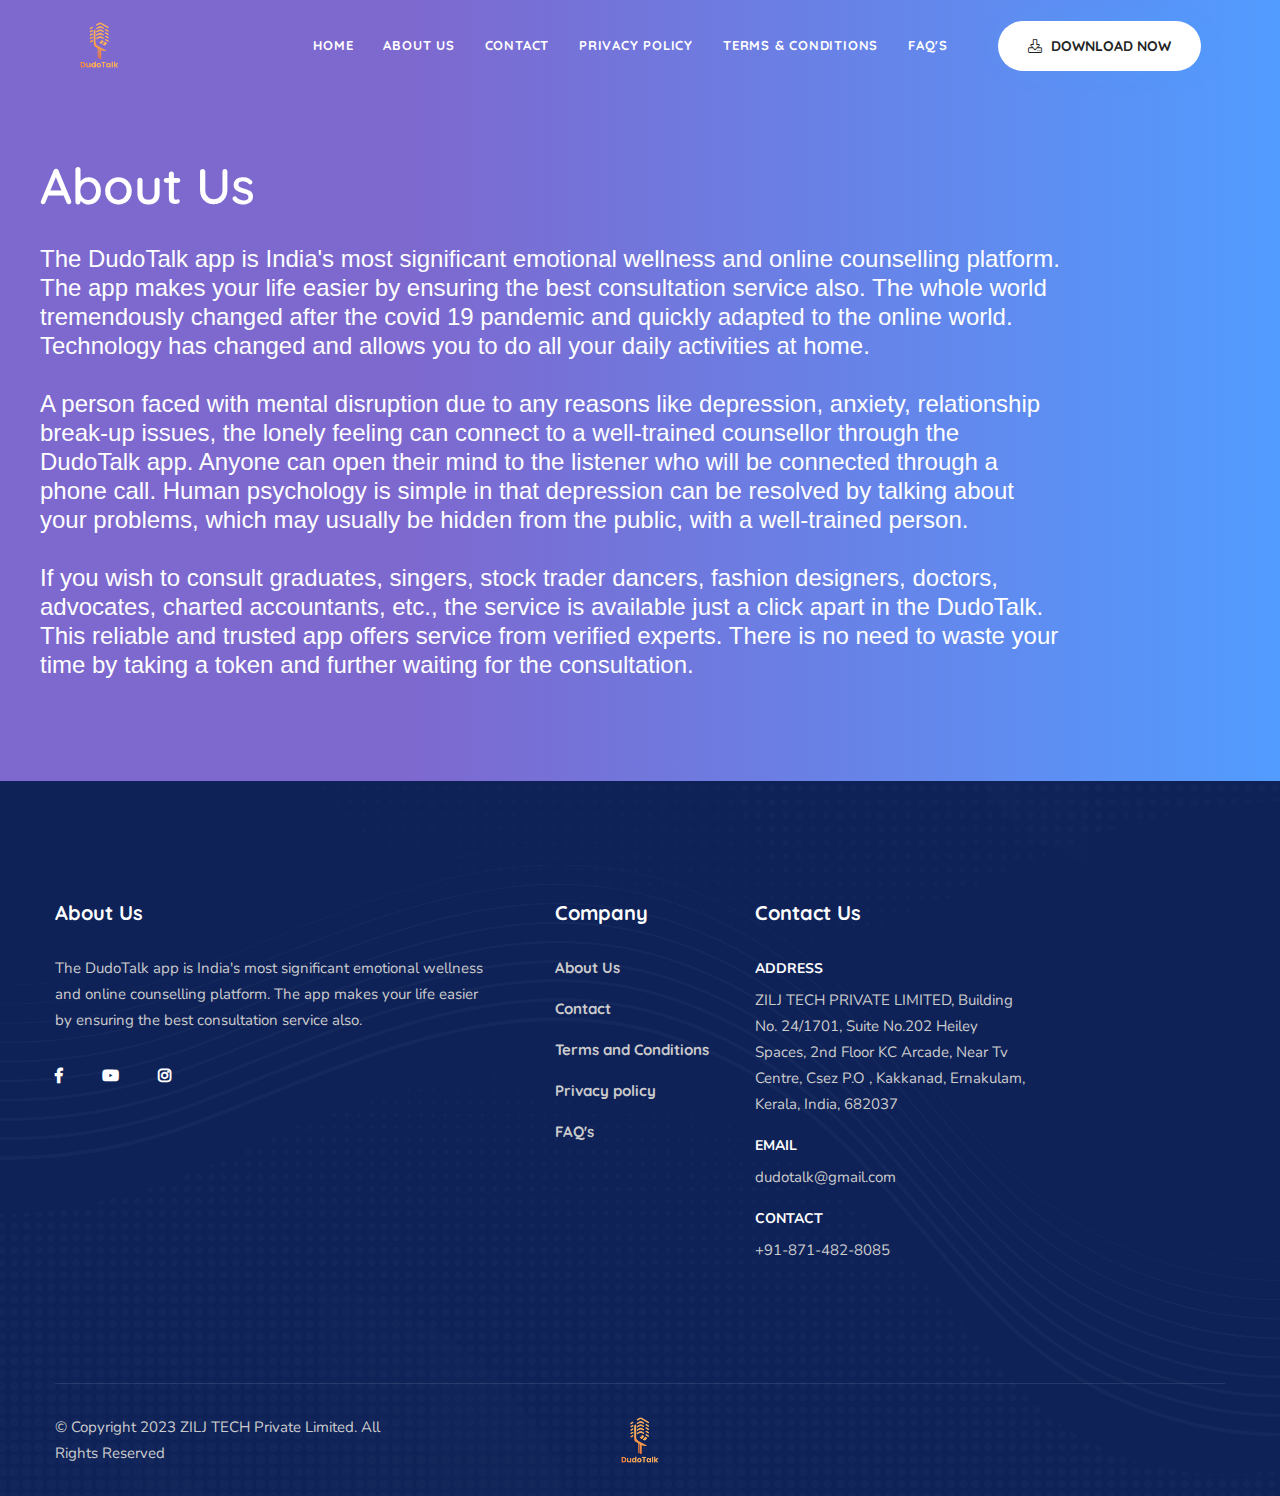
<file: aboutus.html>
<!DOCTYPE html>
<html lang="en">

<head>
    <!-- ========== Meta Tags ========== -->
    <meta charset="utf-8">
    <meta http-equiv="X-UA-Compatible" content="IE=edge">
    <meta name="viewport" content="width=device-width, initial-scale=1">
    <meta name="description" content="DudoTalk makes your life again easier by ensuring the best consultation. If you wish to consult graduates, singers, dancers, fashion designers, doctors, advocates, charted accountants, etc., the service is available just a click apart in the DudoTalk.">

    <!-- ========== Page Title ========== -->
    <title>DudoTalk - Consult for solution</title>

    <!-- ========== Favicon Icon ========== -->
    <link rel="shortcut icon" href="assets/img/icondudo_new.png" type="image/x-icon">

    <!-- ========== Start Stylesheet ========== -->
    <link href="assets/css/bootstrap.min.css" rel="stylesheet" />
    <link href="assets/css/font-awesome.min.css" rel="stylesheet" />
    <link href="assets/css/themify-icons.css" rel="stylesheet" />
    <link href="assets/css/flaticon-set.css" rel="stylesheet" />
    <link href="assets/css/elegant-icons.css" rel="stylesheet" />
    <link href="assets/css/magnific-popup.css" rel="stylesheet" />
    <link href="assets/css/owl.carousel.min.css" rel="stylesheet" />
    <link href="assets/css/owl.theme.default.min.css" rel="stylesheet" />
    <link href="assets/css/animate.css" rel="stylesheet" />
    <link href="assets/css/bootsnav.css" rel="stylesheet" />
    <link href="style.css" rel="stylesheet">
    <link href="assets/css/responsive.css" rel="stylesheet" />
    <!-- ========== End Stylesheet ========== -->


</head>

<body class="blue">

    <!-- Preloader Start -->
    <div id="site-preloader" class="site-preloader">
        <div class="loader-wrap">
            <div class="ring">
                <span></span>
            </div>
            <h2>  </h2>
        </div>
    </div>
    <!-- Preloader Ends -->

    <!-- Header 
    ============================================= -->
    <header id="home">

        <!-- Start Navigation -->
        <nav class="navbar navbar-default navbar-fixed white no-background bootsnav">

            <!-- Start Top Search -->
            <div class="top-search">
                <div class="container">
                    <div class="input-group">
                        <span class="input-group-addon"><i class="fa fa-search"></i></span>
                        <input type="text" class="form-control" placeholder="Search">
                        <span class="input-group-addon close-search"><i class="fa fa-times"></i></span>
                    </div>
                </div>
            </div>
            <!-- End Top Search -->

            <div class="container-full">

                <!-- Start Atribute Navigation -->
                <div class="attr-nav">
                    <ul>
                        <li class="menu"><a
                                href="https://play.google.com/store/apps/details?id=com.ziljtech.dudotalk"><i
                                    class="fal fa-download"></i> Download Now</a></li>
                    </ul>
                </div>
                <!-- End Atribute Navigation -->

                <!-- Start Header Navigation -->
                <div class="navbar-header">
                    <button type="button" class="navbar-toggle" data-toggle="collapse" data-target="#navbar-menu">
                        <i class="fa fa-bars"></i>
                    </button>
                    <a class="navbar-brand" href="index.html">
                        <img src="assets/img/icondudo_new.png" class="logo logo-display" alt="Logo">
                        <img src="assets/img/icondudo_new.png" class="logo logo-scrolled" alt="Logo">
                    </a>
                </div>
                <!-- End Header Navigation -->

                <!-- Collect the nav links, forms, and other content for toggling -->
                <div class="collapse navbar-collapse" id="navbar-menu">
                    <ul class="nav navbar-nav navbar-right" data-in="fadeInDown" data-out="fadeOutUp">
                        <li><a href="index.html">Home</a></li>
                        <li><a href="aboutus.html">About Us</a></li>
                        <li><a href="contactus.html">Contact</a></li>
                        <li><a href="privacy.html">Privacy Policy</a></li>
                        <li><a href="terms.html">Terms & Conditions</a></li>
                        <li><a href="faq.html">FAQ's</a></li>
         
                    </ul>
                </div><!-- /.navbar-collapse -->
            </div>

        </nav>
        <!-- End Navigation -->

    </header>
    <!-- End Header -->

    <!-- Start Banner 
    ============================================= -->
    <div class="banner-area auto-height text-light shadow theme-hard bg-cover app-banner">
        <div class="item">
            <div class="box-table">
                <div class="box-cell">
                    <!-- Shape -->

                    <!-- End Shape -->
                    <div class="container">
                        <div class="banner-items">
                            <div class="row align-center">

                                <div class="content">
                                    <p class="wow fadeInUp" data-wow-delay="400ms">



                                    </p>
                                    <h2 class="wow fadeInDown"> <br>
                                    </h2>
                                    <h2 class="wow fadeInDown">About Us<br>
                                    </h2>
                                    <p class="wow fadeInUp" data-wow-delay="400ms">

                                    </p>
                                    <p><span style="color:#ffffff"><span style="font-family:Verdana,Geneva,sans-serif"><span style="font-size:24px">The DudoTalk app is India's most significant emotional wellness and online counselling platform. The app makes your life easier by ensuring the best consultation service also. The whole world tremendously changed after the covid 19 pandemic and quickly adapted to the online world. Technology has changed and allows you to do all your daily activities at home.

                                        <br><br>  A person faced with mental disruption due to any reasons like depression, anxiety, relationship break-up issues, the lonely feeling can connect to a well-trained counsellor through the DudoTalk app. Anyone can open their mind to the listener who will be connected through a phone call. Human psychology is simple in that depression can be resolved by talking about your problems, which may usually be hidden from the public, with a well-trained person.
                                        
                                        <br><br> If you wish to consult graduates, singers, stock trader dancers, fashion designers, doctors, advocates, charted accountants, etc., the service is available just a click apart in the DudoTalk. This reliable and trusted app offers service from verified experts. There is no need to waste your time by taking a token and further waiting for the consultation.</span></span></span></p>

                                    <p style="text-align:justify">&nbsp;</p>
                                    
                                    <p>&nbsp;</p>
                                    







                                </div>


                            </div>
                        </div>
                    </div>
                </div>
            </div>
        </div>
    </div>
    <!-- End Banner -->




    <!-- Star Footer
    ============================================= -->
    <footer class="bg-dark text-light">
        <div class="container">
            <div class="f-items default-padding">
                <div class="row">
                    <div class="col-lg-5 col-md-6 item">
                        <div class="f-item about">
                            <h4 class="widget-title">About Us</h4>
                            <p>
                                The DudoTalk app is India's most significant emotional wellness and online counselling platform. The app makes your life easier by ensuring the best consultation service also.

                            </p>
                            <div class="social">
                                <ul>
                                    <li class="facebook">
                                        <a href="https://www.facebook.com/profile.php?id=100087975680006"><i
                                                class="fab fa-facebook-f"></i></a>
                                    </li>

                                    <li class="youtube">
                                        <a href="https://www.youtube.com/@dudotalk"><i class="fab fa-youtube"></i></a>
                                    </li>
                                    <li class="instagram">
                                        <a href="https://www.instagram.com/dudotalk/"><i
                                                class="fab fa-instagram"></i></a>
                                    </li>
                                </ul>
                            </div>
                        </div>
                    </div>



                    <div class="col-lg-2 col-md-6 item">
                        <div class="f-item link">
                            <h4 class="widget-title">Company</h4>
                            <ul>
                                <li>
                                    <a href="aboutus.html">About Us</a>
                                </li>
                                <li>
                                    <a href="contactus.html">Contact</a>
                                </li>
                                <li>
                                    <a href="terms.html">Terms and Conditions</a>
                                </li>
                                <li>
                                    <a href="privacy.html">Privacy policy</a>
                                </li>
                                <li>
                                    <a href="faq.html">FAQ's</a>
                                </li>
                               

                            </ul>
                        </div>
                    </div>

                    <div class="col-lg-3 col-md-6 item">
                        <div class="f-item contact">
                            <h4 class="widget-title">Contact Us</h4>
                            <div class="address">
                                <ul>
                                    <li>
                                        <p>Address</p>
                                        <strong> ZILJ TECH PRIVATE LIMITED, Building No. 24/1701, Suite No.202 Heiley Spaces, 2nd Floor
                                            KC Arcade, Near Tv Centre, Csez P.O , Kakkanad, Ernakulam, Kerala, India, 682037</strong>
                                    </li>
                                    <li>
                                        <p>Email</p>
                                        <strong>dudotalk@gmail.com</strong>
                                    </li>
                                    <li>
                                        <p>Contact</p>
                                        <strong> +91-871-482-8085</strong>
                                    </li>
                                </ul>
                            </div>
                        </div>
                    </div>
                </div>
            </div>
            <div class="footer-bottom">
                <div class="row align-center">
                    <div class="col-lg-4">
                        <p>&copy; Copyright 2023 ZILJ TECH Private Limited. All Rights Reserved</p>
                    </div>
                    <div class="col-lg-4 text-center logo">
                        <a href="index.html"><img src="assets/img/icondudo_new.png" alt="Logo"></a>
                    </div>
                    <div class="col-lg-4 text-right newsletter">

                    </div>
                </div>
            </div>
        </div>
    </footer>
    <!-- End Footer-->

    <!-- jQuery Frameworks
    ============================================= -->
    <script src="assets/js/jquery-3.6.0.min.js"></script>
    <script src="assets/js/popper.min.js"></script>
    <script src="assets/js/bootstrap.min.js"></script>
    <script src="assets/js/jquery.appear.js"></script>
    <script src="assets/js/jquery.easing.min.js"></script>
    <script src="assets/js/jquery.magnific-popup.min.js"></script>
    <script src="assets/js/modernizr.custom.13711.js"></script>
    <script src="assets/js/owl.carousel.min.js"></script>
    <script src="assets/js/wow.min.js"></script>
    <script src="assets/js/progress-bar.min.js"></script>
    <script src="assets/js/isotope.pkgd.min.js"></script>
    <script src="assets/js/imagesloaded.pkgd.min.js"></script>
    <script src="assets/js/count-to.js"></script>
    <script src="assets/js/YTPlayer.min.js"></script>
    <script src="assets/js/jquery.nice-select.min.js"></script>
    <script src="assets/js/bootsnav.js"></script>
    <script src="assets/js/main.js"></script>

</body>

</html>
</file>
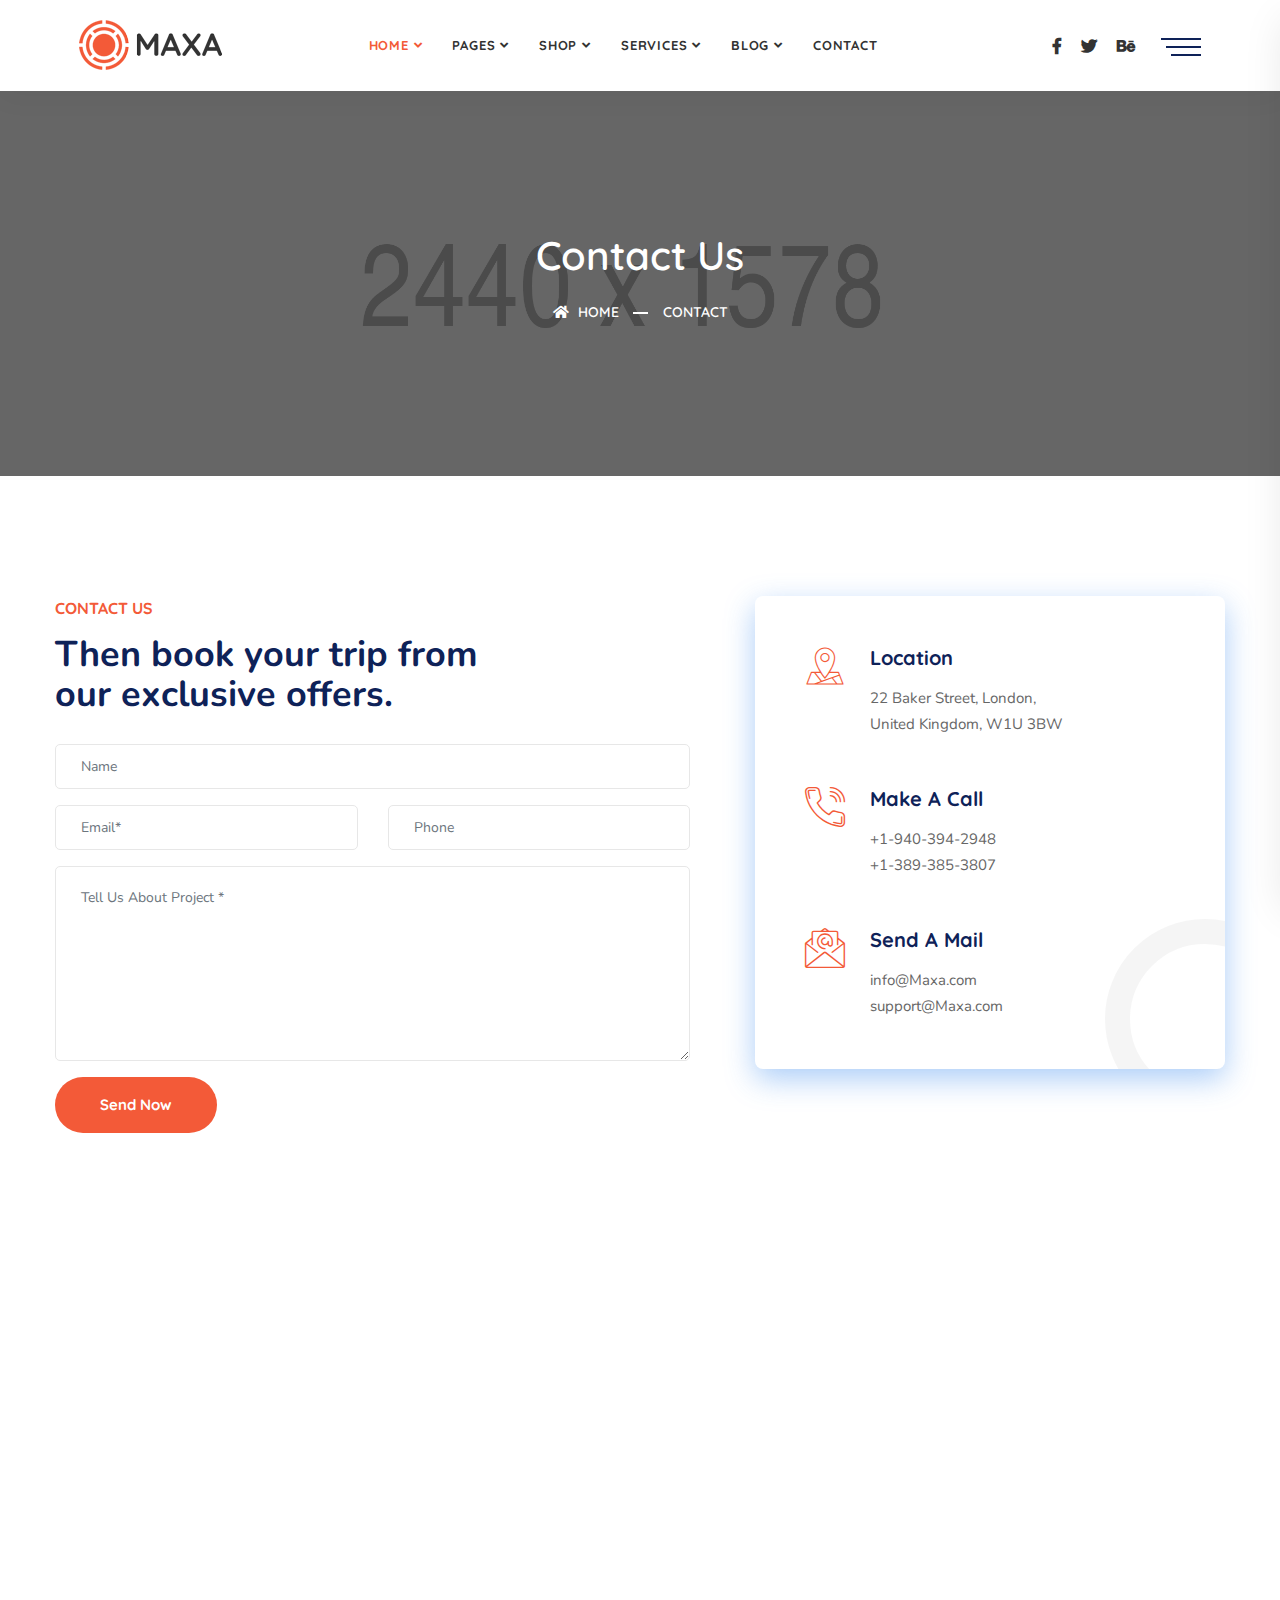
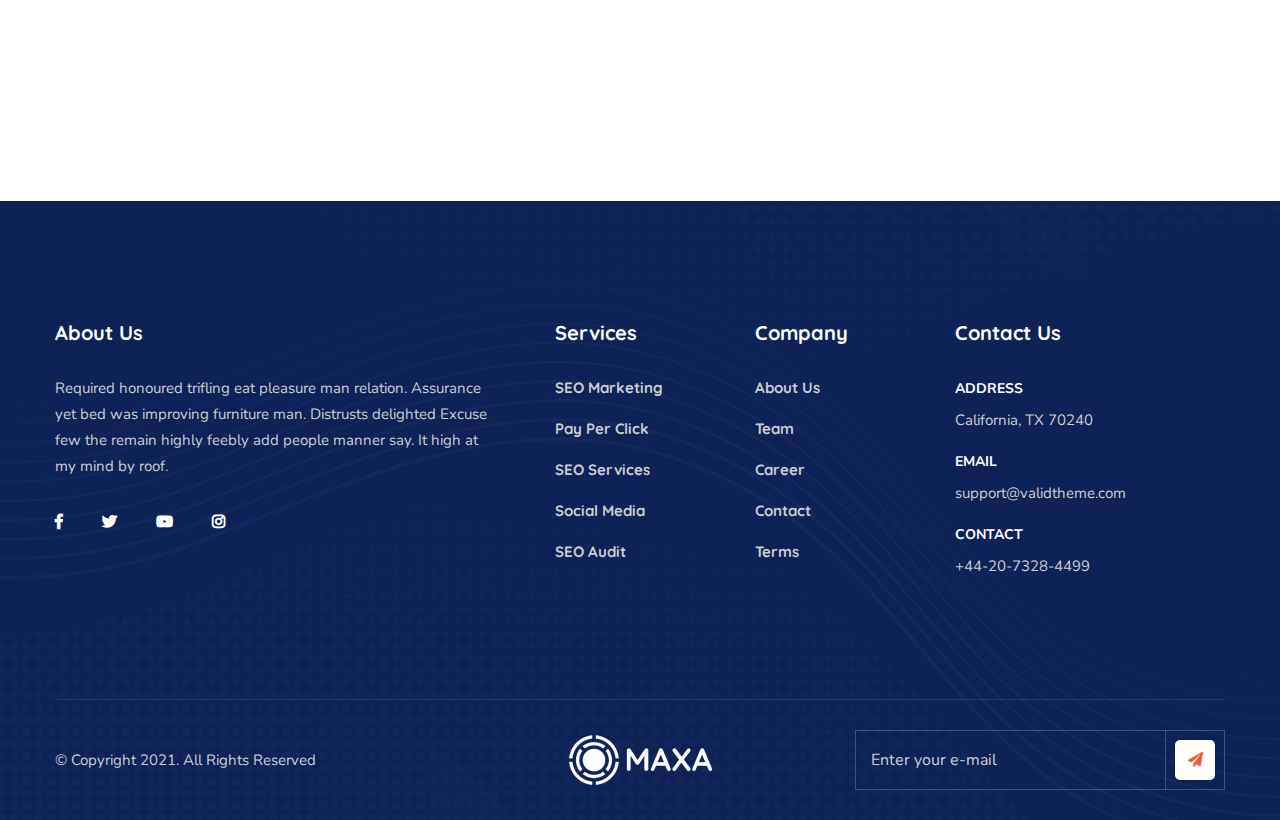
<file: contact.html>
<!DOCTYPE html>
<html lang="en">

<head>
    <!-- ========== Meta Tags ========== -->
    <meta charset="utf-8">
    <meta http-equiv="X-UA-Compatible" content="IE=edge">
    <meta name="viewport" content="width=device-width, initial-scale=1">
    <meta name="description" content="Maxa - Multipurpose HTML5 Template">

    <!-- ========== Page Title ========== -->
    <title>Maxa - Multipurpose HTML5 Template</title>

    <!-- ========== Favicon Icon ========== -->
    <link rel="shortcut icon" href="assets/img/favicon.png" type="image/x-icon">

    <!-- ========== Start Stylesheet ========== -->
    <link href="assets/css/bootstrap.min.css" rel="stylesheet" />
    <link href="assets/css/font-awesome.min.css" rel="stylesheet" />
    <link href="assets/css/themify-icons.css" rel="stylesheet" />
    <link href="assets/css/flaticon-set.css" rel="stylesheet" />
    <link href="assets/css/elegant-icons.css" rel="stylesheet" />
    <link href="assets/css/magnific-popup.css" rel="stylesheet" />
    <link href="assets/css/owl.carousel.min.css" rel="stylesheet" />
    <link href="assets/css/owl.theme.default.min.css" rel="stylesheet" />
    <link href="assets/css/animate.css" rel="stylesheet" />
    <link href="assets/css/bootsnav.css" rel="stylesheet" />
    <link href="style.css" rel="stylesheet">
    <link href="assets/css/responsive.css" rel="stylesheet" />
    <!-- ========== End Stylesheet ========== -->


</head>

<body>

    <!-- Preloader Start -->
    <div id="site-preloader" class="site-preloader">
        <div class="loader-wrap">
            <div class="ring">
                <span></span>
            </div>
            <h2>Maxa</h2>
        </div>
    </div>
    <!-- Preloader Ends -->

    <!-- Header 
    ============================================= -->
    <header id="home">

        <!-- Start Navigation -->
        <nav class="navbar navbar-default navbar-sticky bootsnav">

            <div class="container-full">

                <!-- Start Atribute Navigation -->
                <div class="attr-nav multi-item">
                    <ul class="social">
                        <li>
                            <a href="#"><i class="fab fa-facebook-f"></i></a>
                        </li>
                        <li>
                            <a href="#"><i class="fab fa-twitter"></i></a>
                        </li>
                        <li>
                            <a href="#"><i class="fab fa-behance"></i></a>
                        </li>
                    </ul>
                    <ul>
                        <li class="side-menu">
                            <a href="#">
                                <span class="bar-1"></span>
                                <span class="bar-2"></span>
                                <span class="bar-3"></span>
                            </a>
                        </li>
                    </ul>
                </div>        
                <!-- End Atribute Navigation -->

                <!-- Start Header Navigation -->
                <div class="navbar-header">
                    <button type="button" class="navbar-toggle" data-toggle="collapse" data-target="#navbar-menu">
                        <i class="fa fa-bars"></i>
                    </button>
                    <a class="navbar-brand" href="index.html">
                        <img src="assets/img/logo.png" class="logo" alt="Logo">
                    </a>
                </div>
                <!-- End Header Navigation -->

                <!-- Collect the nav links, forms, and other content for toggling -->
                <div class="collapse navbar-collapse" id="navbar-menu">
                    <ul class="nav navbar-nav navbar-center" data-in="fadeInDown" data-out="fadeOutUp">
                        <li class="dropdown">
                            <a href="#" class="dropdown-toggle active" data-toggle="dropdown" >Home</a>
                            <ul class="dropdown-menu">
                                <li><a href="index-business.html">Corporate Business <span class="badge">new</span></a></li>
                                <li><a href="index.html">Startup Agency</a></li>
                                <li><a href="index-marketing-agency.html">Marketing Agency</a></li>
                                <li><a href="index.html">App Landing <span class="badge">new</span></a></li>
                                <li><a href="index-digital-agency.html">Digital Agency</a></li>
                                <li><a href="index-it-solution.html">It Solution</a></li>
                                <li><a href="index-software-landing.html">Software Landing <span class="badge">New</span></a></li>
                                <li><a href="minimal-ecommerce.html">Minimal Ecommerce <span class="badge">new</span></a></li>
                            </ul>
                        </li>
                        <li class="dropdown">
                            <a href="#" class="dropdown-toggle" data-toggle="dropdown" >Pages</a>
                            <ul class="dropdown-menu">
                                <li class="dropdown">
                                    <a href="#" class="dropdown-toggle" data-toggle="dropdown" >Projects</a>
                                    <ul class="dropdown-menu">
                                        <li><a href="projects.html">Our Projects</a></li>
                                        <li><a href="project-details.html">Projects Details</a></li>
                                    </ul>
                                </li>
                                <li><a href="about-us.html">About Us</a></li>
                                <li><a href="pricing-table.html">Pricing Table</a></li>
                                <li><a href="team.html">Team</a></li>
                                <li><a href="contact.html">Contact Us</a></li>
                                <li><a href="404.html">Error Page</a></li>
                            </ul>
                        </li>
                        <li class="dropdown">
                            <a href="#" class="dropdown-toggle" data-toggle="dropdown" >Shop</a>
                            <ul class="dropdown-menu">
                                <li><a href="shop.html">shop</a></li>
                                <li><a href="shop-single.html">Product Details</a></li>
                            </ul>
                        </li>
                        <li class="dropdown">
                            <a href="#" class="dropdown-toggle" data-toggle="dropdown" >Services</a>
                            <ul class="dropdown-menu">
                                <li><a href="services.html">Services Version One</a></li>
                                <li><a href="services-2.html">Services Version Two</a></li>
                                <li><a href="services-details.html">Services Details</a></li>
                            </ul>
                        </li>
                        <li class="dropdown">
                            <a href="#" class="dropdown-toggle" data-toggle="dropdown" >Blog</a>
                            <ul class="dropdown-menu">
                                <li><a href="blog-standard.html">Blog Standard</a></li>
                                <li><a href="blog-with-sidebar.html">Blog With Sidebar</a></li>
                                <li><a href="blog-2-colum.html">Blog Grid Two Colum</a></li>
                                <li><a href="blog-3-colum.html">Blog Grid Three Colum</a></li>
                                <li><a href="blog-single.html">Blog Single</a></li>
                                <li><a href="blog-single-with-sidebar.html">Blog Single With Sidebar</a></li>
                            </ul>
                        </li>
                        <li><a href="contact.html">contact</a></li>
                    </ul>
                </div><!-- /.navbar-collapse -->
            </div>

            <!-- Start Side Menu -->
            <div class="side">
                <a href="#" class="close-side"><i class="icon_close"></i></a>
                <div class="widget">
                    <img src="assets/img/logo.png" alt="Logo">
                    <p>
                        Arrived compass prepare an on as. Reasonable particular on my it in sympathize. Size now easy eat hand how. Unwilling he departure elsewhere dejection at. Heart large seems may purse means few blind.
                    </p>
                </div>
                <div class="widget address">
                    <div>
                        <ul>
                            <li>
                                <div class="content">
                                    <p>Address</p> 
                                    <strong>California, TX 70240</strong>
                                </div>
                            </li>
                            <li>
                                <div class="content">
                                    <p>Email</p> 
                                    <strong>support@validtheme.com</strong>
                                </div>
                            </li>
                            <li>
                                <div class="content">
                                    <p>Contact</p> 
                                    <strong>+44-20-7328-4499</strong>
                                </div>
                            </li>
                        </ul>
                    </div>
                </div>
                <div class="widget newsletter">
                    <h4 class="title">Get Subscribed!</h4>
                    <form action="#">
                        <div class="input-group stylish-input-group">
                            <input type="email" placeholder="Enter your e-mail" class="form-control" name="email">
                            <span class="input-group-addon">
                                <button type="submit">
                                    <i class="arrow_right"></i>
                                </button>  
                            </span>
                        </div>
                    </form>
                </div>
                <div class="widget social">
                    <ul class="link">
                        <li><a href="#"><i class="fab fa-facebook-f"></i></a></li>
                        <li><a href="#"><i class="fab fa-twitter"></i></a></li>
                        <li><a href="#"><i class="fab fa-linkedin-in"></i></a></li>
                        <li><a href="#"><i class="fab fa-behance"></i></a></li>
                    </ul>
                </div>
            </div>
            <!-- End Side Menu -->

        </nav>
        <!-- End Navigation -->

    </header>
    <!-- End Header -->

    <!-- Start Breadcrumb 
    ============================================= -->
    <div class="breadcrumb-area shadow dark bg-cover text-center text-light" style="background-image: url(assets/img/2440x1578.png);">
        <div class="container">
            <div class="row">
                <div class="col-lg-12 col-md-12">
                    <h1>Contact Us</h1>
                    <ul class="breadcrumb">
                        <li><a href="#"><i class="fas fa-home"></i> Home</a></li>
                        <li><a href="#">Contact</a></li>
                    </ul>
                </div>
            </div>
        </div>
    </div>
    <!-- End Breadcrumb -->

    <!-- Star Contact Area
    ============================================= -->
    <div class="contact-area default-padding">
    
        <div class="container">
            <div class="contact-items">
                <div class="row">
                    
                
                    <div class="col-lg-7 contact-box">
                        <div class="form-items">
                            <h5>Contact Us</h5>
                            <h2>Then book your trip from <br>our exclusive offers.</h2>
                            <form action="assets/mail/contact.php" method="POST" class="contact-form">
                                <div class="row">
                                    <div class="col-lg-12">
                                        <div class="form-group">
                                            <input class="form-control" id="name" name="name" placeholder="Name" type="text">
                                            <span class="alert-error"></span>
                                        </div>
                                    </div>
                                </div>
                                <div class="row">
                                    <div class="col-lg-6">
                                        <div class="form-group">
                                            <input class="form-control" id="email" name="email" placeholder="Email*" type="email">
                                            <span class="alert-error"></span>
                                        </div>
                                    </div>
                                    <div class="col-lg-6">
                                        <div class="form-group">
                                            <input class="form-control" id="phone" name="phone" placeholder="Phone" type="text">
                                            <span class="alert-error"></span>
                                        </div>
                                    </div>
                                </div>
                                <div class="row">
                                    <div class="col-lg-12">
                                        <div class="form-group comments">
                                            <textarea class="form-control" id="comments" name="comments" placeholder="Tell Us About Project *"></textarea>
                                        </div>
                                    </div>
                                </div>
                                <div class="row">
                                    <div class="col-lg-12">
                                        <button type="submit" name="submit" id="submit">
                                            Send Now
                                        </button>
                                    </div>
                                </div>
                                <!-- Alert Message -->
                                <div class="col-lg-12 alert-notification">
                                    <div id="message" class="alert-msg"></div>
                                </div>
                            </form>
                        </div>
                    </div>

                    <div class="col-lg-5 left-info">
                        <div class="info-items">
                            <!-- Single Item -->
                            <div class="item">
                                <div class="icon">
                                    <i class="flaticon-location"></i>
                                </div>
                                <div class="info">
                                    <h5>Location</h5>
                                    <p>
                                        22 Baker Street, London, <br> United Kingdom, W1U 3BW
                                    </p>
                                </div>
                            </div>
                            <!-- End Single Item -->
                            <!-- Single Item -->
                            <div class="item">
                                <div class="icon">
                                    <i class="flaticon-telephone"></i>
                                </div>
                                <div class="info">
                                    <h5>Make a Call</h5>
                                    <p>
                                        +1-940-394-2948 <br> +1-389-385-3807
                                    </p>
                                </div>
                            </div>
                            <!-- End Single Item -->
                            <!-- Single Item -->
                            <div class="item">
                                <div class="icon">
                                    <i class="flaticon-email"></i>
                                </div>
                                <div class="info">
                                    <h5>Send a Mail</h5>
                                    <p>
                                        info@Maxa.com <br>
                                        support@Maxa.com
                                    </p>
                                </div>
                            </div>
                            <!-- End Single Item -->
                        </div>
                    </div>
                    

                </div>
            </div>
        </div>
    </div>
    <!-- End Contact Area -->

    <!-- Star Google Maps
    ============================================= -->
    <div class="maps-area">
        <div class="google-maps">
            <iframe src="https://www.google.com/maps/embed?pb=!1m10!1m8!1m3!1d14767.262289338461!2d70.79414485000001!3d22.284975!3m2!1i1024!2i768!4f13.1!5e0!3m2!1sen!2sin!4v1424308883981"></iframe>
        </div>
    </div>
    <!-- End Google Maps -->

    <!-- Star Footer
    ============================================= -->
    <footer class="bg-dark text-light">
        <div class="container">
            <div class="f-items default-padding">
                <div class="row">
                    <div class="col-lg-5 col-md-6 item">
                        <div class="f-item about">
                            <h4 class="widget-title">About Us</h4>
                            <p>
                                Required honoured trifling eat pleasure man relation. Assurance yet bed was improving furniture man. Distrusts delighted Excuse few the remain highly feebly add people manner say. It high at my mind by roof. 

                            </p>
                            <div class="social">
                                <ul>
                                    <li class="facebook">
                                        <a href="#"><i class="fab fa-facebook-f"></i></a>
                                    </li>
                                    <li class="twitter">
                                        <a href="#"><i class="fab fa-twitter"></i></a>
                                    </li>
                                    <li class="youtube">
                                        <a href="#"><i class="fab fa-youtube"></i></a>
                                    </li>
                                    <li class="instagram">
                                        <a href="#"><i class="fab fa-instagram"></i></a>
                                    </li>
                                </ul>
                            </div>
                        </div>
                    </div>

                    <div class="col-lg-2 col-md-6 item">
                        <div class="f-item link">
                            <h4 class="widget-title">Services</h4>
                            <ul>
                                <li>
                                    <a href="#">SEO Marketing</a>
                                </li>
                                <li>
                                    <a href="#">Pay Per Click</a>
                                </li>
                                <li>
                                    <a href="#">SEO Services</a>
                                </li>
                                <li>
                                    <a href="#">Social Media</a>
                                </li>
                                <li>
                                    <a href="#">SEO Audit</a>
                                </li>
                            </ul>
                        </div>
                    </div>

                    <div class="col-lg-2 col-md-6 item">
                        <div class="f-item link">
                            <h4 class="widget-title">Company</h4>
                            <ul>
                                <li>
                                    <a href="#">About Us</a>
                                </li>
                                <li>
                                    <a href="#">Team</a>
                                </li>
                                <li>
                                    <a href="#">Career</a>
                                </li>
                                <li>
                                    <a href="#">Contact</a>
                                </li>
                                <li>
                                    <a href="#">Terms</a>
                                </li>
                            </ul>
                        </div>
                    </div>

                    <div class="col-lg-3 col-md-6 item">
                        <div class="f-item contact">
                            <h4 class="widget-title">Contact Us</h4>
                            <div class="address">
                                <ul>
                                    <li>
                                        <p>Address</p> 
                                        <strong>California, TX 70240</strong>
                                    </li>
                                    <li>
                                        <p>Email</p> 
                                        <strong>support@validtheme.com</strong>
                                    </li>
                                    <li>
                                        <p>Contact</p> 
                                        <strong>+44-20-7328-4499</strong>
                                    </li>
                                </ul>
                            </div>
                        </div>
                    </div>
                </div>
            </div>
            <div class="footer-bottom">
                <div class="row align-center">
                    <div class="col-lg-4">
                        <p>&copy; Copyright 2021. All Rights Reserved</p>
                    </div>
                    <div class="col-lg-4 text-center logo">
                        <a href="#"><img src="assets/img/logo-light.png" alt="Logo"></a>
                    </div>
                    <div class="col-lg-4 text-right newsletter">
                        <form action="#">
                            <div class="input-group stylish-input-group">
                                <input type="email" placeholder="Enter your e-mail" class="form-control" name="email">
                                <span class="input-group-addon">
                                    <button type="submit">
                                        <i class="fa fa-paper-plane"></i>
                                    </button>  
                                </span>
                            </div>
                        </form>
                    </div>
                </div>
            </div>
        </div>
    </footer>
    <!-- End Footer-->

    <!-- jQuery Frameworks
    ============================================= -->
    <script src="assets/js/jquery-3.6.0.min.js"></script>
    <script src="assets/js/popper.min.js"></script>
    <script src="assets/js/bootstrap.min.js"></script>
    <script src="assets/js/jquery.appear.js"></script>
    <script src="assets/js/jquery.easing.min.js"></script>
    <script src="assets/js/jquery.magnific-popup.min.js"></script>
    <script src="assets/js/modernizr.custom.13711.js"></script>
    <script src="assets/js/owl.carousel.min.js"></script>
    <script src="assets/js/wow.min.js"></script>
    <script src="assets/js/progress-bar.min.js"></script>
    <script src="assets/js/isotope.pkgd.min.js"></script>
    <script src="assets/js/imagesloaded.pkgd.min.js"></script>
    <script src="assets/js/count-to.js"></script>
    <script src="assets/js/YTPlayer.min.js"></script>
    <script src="assets/js/jquery.nice-select.min.js"></script>
    <script src="assets/js/bootsnav.js"></script>
    <script src="assets/js/main.js"></script>

</body>
</html>
</file>
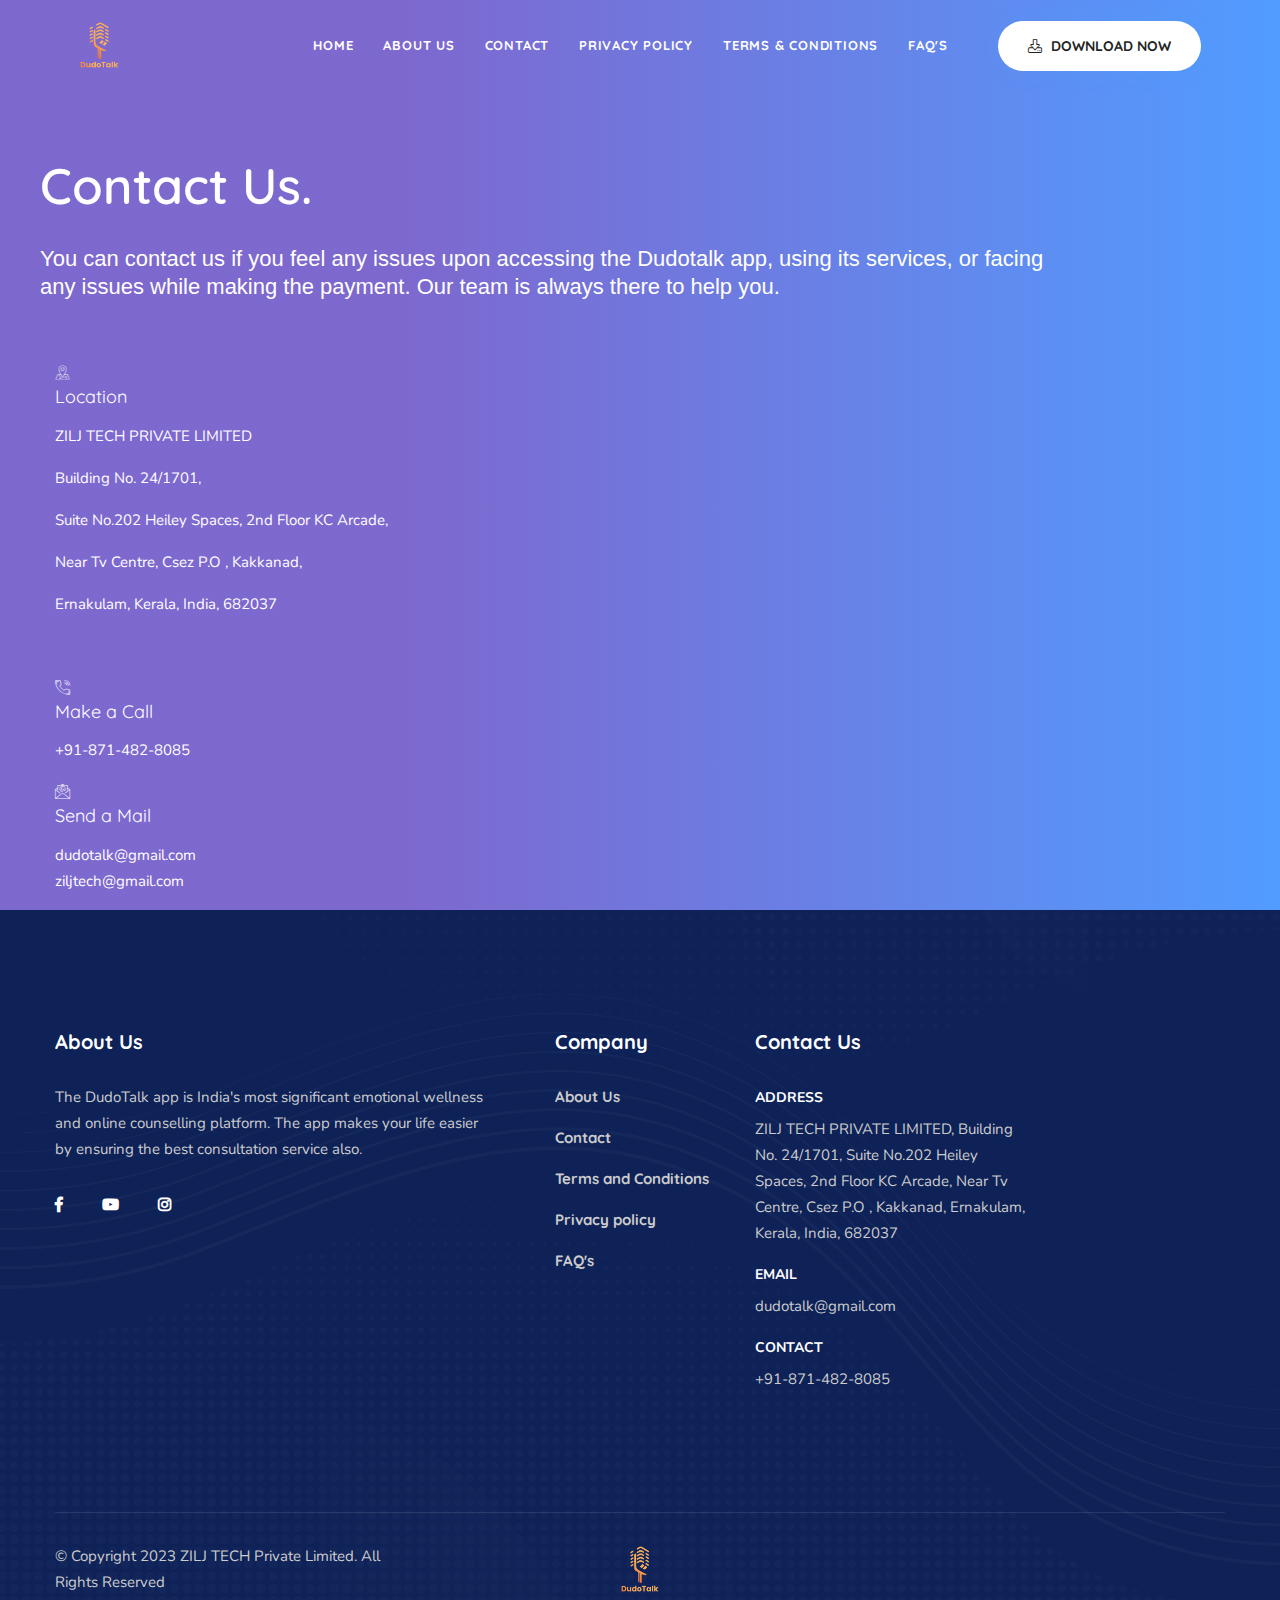
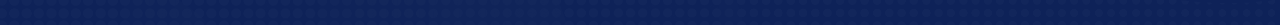
<file: contactus.html>
<!DOCTYPE html>
<html lang="en">

<head>
    <!-- ========== Meta Tags ========== -->
    <meta charset="utf-8">
    <meta http-equiv="X-UA-Compatible" content="IE=edge">
    <meta name="viewport" content="width=device-width, initial-scale=1">
    <meta name="description" content="DudoTalk makes your life again easier by ensuring the best consultation. If you wish to consult graduates, singers, dancers, fashion designers, doctors, advocates, charted accountants, etc., the service is available just a click apart in the DudoTalk.">

    <!-- ========== Page Title ========== -->
    <title>DudoTalk - Consult for solution</title>

    <!-- ========== Favicon Icon ========== -->
    <link rel="shortcut icon" href="assets/img/icondudo_new.png" type="image/x-icon">

    <!-- ========== Start Stylesheet ========== -->
    <link href="assets/css/bootstrap.min.css" rel="stylesheet" />
    <link href="assets/css/font-awesome.min.css" rel="stylesheet" />
    <link href="assets/css/themify-icons.css" rel="stylesheet" />
    <link href="assets/css/flaticon-set.css" rel="stylesheet" />
    <link href="assets/css/elegant-icons.css" rel="stylesheet" />
    <link href="assets/css/magnific-popup.css" rel="stylesheet" />
    <link href="assets/css/owl.carousel.min.css" rel="stylesheet" />
    <link href="assets/css/owl.theme.default.min.css" rel="stylesheet" />
    <link href="assets/css/animate.css" rel="stylesheet" />
    <link href="assets/css/bootsnav.css" rel="stylesheet" />
    <link href="style.css" rel="stylesheet">
    <link href="assets/css/responsive.css" rel="stylesheet" />
    <!-- ========== End Stylesheet ========== -->


</head>

<body class="blue">

    <!-- Preloader Start -->
    <div id="site-preloader" class="site-preloader">
        <div class="loader-wrap">
            <div class="ring">
                <span></span>
            </div>
            <h2>  </h2>
        </div>
    </div>
    <!-- Preloader Ends -->

    <!-- Header 
    ============================================= -->
    <header id="home">

        <!-- Start Navigation -->
        <nav class="navbar navbar-default navbar-fixed white no-background bootsnav">

            <!-- Start Top Search -->
            <div class="top-search">
                <div class="container">
                    <div class="input-group">
                        <span class="input-group-addon"><i class="fa fa-search"></i></span>
                        <input type="text" class="form-control" placeholder="Search">
                        <span class="input-group-addon close-search"><i class="fa fa-times"></i></span>
                    </div>
                </div>
            </div>
            <!-- End Top Search -->

            <div class="container-full">

                <!-- Start Atribute Navigation -->
                <div class="attr-nav">
                    <ul>
                        <li class="menu"><a
                                href="https://play.google.com/store/apps/details?id=com.ziljtech.dudotalk"><i
                                    class="fal fa-download"></i> Download Now</a></li>
                    </ul>
                </div>
                <!-- End Atribute Navigation -->

                <!-- Start Header Navigation -->
                <div class="navbar-header">
                    <button type="button" class="navbar-toggle" data-toggle="collapse" data-target="#navbar-menu">
                        <i class="fa fa-bars"></i>
                    </button>
                    <a class="navbar-brand" href="index.html">
                        <img src="assets/img/icondudo_new.png" class="logo logo-display" alt="Logo">
                        <img src="assets/img/icondudo_new.png" class="logo logo-scrolled" alt="Logo">
                    </a>
                </div>
                <!-- End Header Navigation -->

                <!-- Collect the nav links, forms, and other content for toggling -->
                <div class="collapse navbar-collapse" id="navbar-menu">
                    <ul class="nav navbar-nav navbar-right" data-in="fadeInDown" data-out="fadeOutUp">
                        <li><a href="index.html">Home</a></li>
                        <li><a href="aboutus.html">About Us</a></li>
                        <li><a href="contactus.html">Contact</a></li>
                        <li><a href="privacy.html">Privacy Policy</a></li>
                        <li><a href="terms.html">Terms & Conditions</a></li>
                        <li><a href="faq.html">FAQ's</a></li>
             
                    </ul>
                </div><!-- /.navbar-collapse -->
            </div>

        </nav>
        <!-- End Navigation -->

    </header>
    <!-- End Header -->

    <!-- Start Banner 
    ============================================= -->
    <div class="banner-area auto-height text-light shadow theme-hard bg-cover app-banner">
        <div class="item">
            <div class="box-table">
                <div class="box-cell">
                    <!-- Shape -->

                    <!-- End Shape -->
                    <div class="container">
                        <div class="banner-items">
                            <div class="row align-center">

                                <div class="content">
                                    <p class="wow fadeInUp" data-wow-delay="400ms">



                                    </p>
                                    <h2 class="wow fadeInDown"> <br>
                                    </h2>
                                    <h2 class="wow fadeInDown">Contact Us. <br>
                                    </h2>
                                    <p class="wow fadeInUp" data-wow-delay="400ms">

                                    </p>
                                    
                                    <p><span style="color:#ffffff"><span style="font-family:Verdana,Geneva,sans-serif"><span style="font-size:22px">You can contact us if you feel any issues upon accessing the Dudotalk app, using its services, or facing any issues while making the payment. Our team is always there to help you.</span></span></span></p>

                                    <p>&nbsp;</p>

                                    
                                       

                                     <!-- Star Contact Area
    ============================================= -->

    
        <div class="container">
            <div class="contact-items">
                <div class="row">
                    
                
                    

                    <div class="col-lg-5 left-info">
                        <div class="info-items">
                            <!-- Single Item -->
                            <div class="item">
                                <div class="icon">
                                    <i class="flaticon-location"></i>
                                </div>
                                <div class="info">
                                    <h5>Location</h5>
                                    <p>
                                      

                                        ZILJ TECH PRIVATE LIMITED<p>Building No. 24/1701,</p> <p>Suite No.202 Heiley Spaces, 2nd Floor
                                            KC Arcade,</p><p>Near Tv Centre, Csez P.O , Kakkanad,</p><p> Ernakulam, Kerala, India, 682037</p> <br>
                                    </p>
                                </div>
                            </div>
                            <!-- End Single Item -->
                            <!-- Single Item -->
                            <div class="item">
                                <div class="icon">
                                    <i class="flaticon-telephone"></i>
                                </div>
                                <div class="info">
                                    <h5>Make a Call</h5>
                                    <p>
                                        +91-871-482-8085 <br> 
                                    </p>
                                </div>
                            </div>
                            <!-- End Single Item -->
                            <!-- Single Item -->
                            <div class="item">
                                <div class="icon">
                                    <i class="flaticon-email"></i>
                                </div>
                                <div class="info">
                                    <h5>Send a Mail</h5>
                                    <p>
                                        dudotalk@gmail.com <br>
                                        ziljtech@gmail.com
                                    </p>
                                </div>
                            </div>
                            <!-- End Single Item -->
                        </div>
                    </div>
                    

                </div>
            </div>
        </div>
    
    <!-- End Contact Area -->






                                </div>


                            </div>
                        </div>
                    </div>
                </div>
            </div>
        </div>
    </div>
    <!-- End Banner -->




    <!-- Star Footer
    ============================================= -->
    <footer class="bg-dark text-light">
        <div class="container">
            <div class="f-items default-padding">
                <div class="row">
                    <div class="col-lg-5 col-md-6 item">
                        <div class="f-item about">
                            <h4 class="widget-title">About Us</h4>
                            <p>
                                The DudoTalk app is India's most significant emotional wellness and online counselling platform. The app makes your life easier by ensuring the best consultation service also.

                            </p>
                            <div class="social">
                                <ul>
                                    <li class="facebook">
                                        <a href="https://www.facebook.com/profile.php?id=100087975680006"><i
                                                class="fab fa-facebook-f"></i></a>
                                    </li>

                                    <li class="youtube">
                                        <a href="https://www.youtube.com/@dudotalk"><i class="fab fa-youtube"></i></a>
                                    </li>
                                    <li class="instagram">
                                        <a href="https://www.instagram.com/dudotalk/"><i
                                                class="fab fa-instagram"></i></a>
                                    </li>
                                </ul>
                            </div>
                        </div>
                    </div>



                    <div class="col-lg-2 col-md-6 item">
                        <div class="f-item link">
                            <h4 class="widget-title">Company</h4>
                            <ul>
                                <li>
                                    <a href="aboutus.html">About Us</a>
                                </li>
                                <li>
                                    <a href="contactus.html">Contact</a>
                                </li>
                                <li>
                                    <a href="terms.html">Terms and Conditions</a>
                                </li>
                                <li>
                                    <a href="privacy.html">Privacy policy</a>
                                </li>
                                <li>
                                    <a href="faq.html">FAQ's</a>
                                </li>
                               
                            </ul>
                        </div>
                    </div>

                    <div class="col-lg-3 col-md-6 item">
                        <div class="f-item contact">
                            <h4 class="widget-title">Contact Us</h4>
                            <div class="address">
                                <ul>
                                    <li>
                                        <p>Address</p>
                                        <strong> ZILJ TECH PRIVATE LIMITED, Building No. 24/1701, Suite No.202 Heiley Spaces, 2nd Floor
                                            KC Arcade, Near Tv Centre, Csez P.O , Kakkanad, Ernakulam, Kerala, India, 682037</strong>
                                    </li>
                                    <li>
                                        <p>Email</p>
                                        <strong>dudotalk@gmail.com</strong>
                                    </li>
                                    <li>
                                        <p>Contact</p>
                                        <strong> +91-871-482-8085</strong>
                                    </li>
                                </ul>
                            </div>
                        </div>
                    </div>
                </div>
            </div>
            <div class="footer-bottom">
                <div class="row align-center">
                    <div class="col-lg-4">
                        <p>&copy; Copyright 2023 ZILJ TECH Private Limited. All Rights Reserved</p>
                    </div>
                    <div class="col-lg-4 text-center logo">
                        <a href="#"><img src="assets/img/icondudo_new.png" alt="Logo"></a>
                    </div>
                    <div class="col-lg-4 text-right newsletter">

                    </div>
                </div>
            </div>
        </div>
    </footer>
    <!-- End Footer-->

    <!-- jQuery Frameworks
    ============================================= -->
    <script src="assets/js/jquery-3.6.0.min.js"></script>
    <script src="assets/js/popper.min.js"></script>
    <script src="assets/js/bootstrap.min.js"></script>
    <script src="assets/js/jquery.appear.js"></script>
    <script src="assets/js/jquery.easing.min.js"></script>
    <script src="assets/js/jquery.magnific-popup.min.js"></script>
    <script src="assets/js/modernizr.custom.13711.js"></script>
    <script src="assets/js/owl.carousel.min.js"></script>
    <script src="assets/js/wow.min.js"></script>
    <script src="assets/js/progress-bar.min.js"></script>
    <script src="assets/js/isotope.pkgd.min.js"></script>
    <script src="assets/js/imagesloaded.pkgd.min.js"></script>
    <script src="assets/js/count-to.js"></script>
    <script src="assets/js/YTPlayer.min.js"></script>
    <script src="assets/js/jquery.nice-select.min.js"></script>
    <script src="assets/js/bootsnav.js"></script>
    <script src="assets/js/main.js"></script>

</body>

</html>
</file>
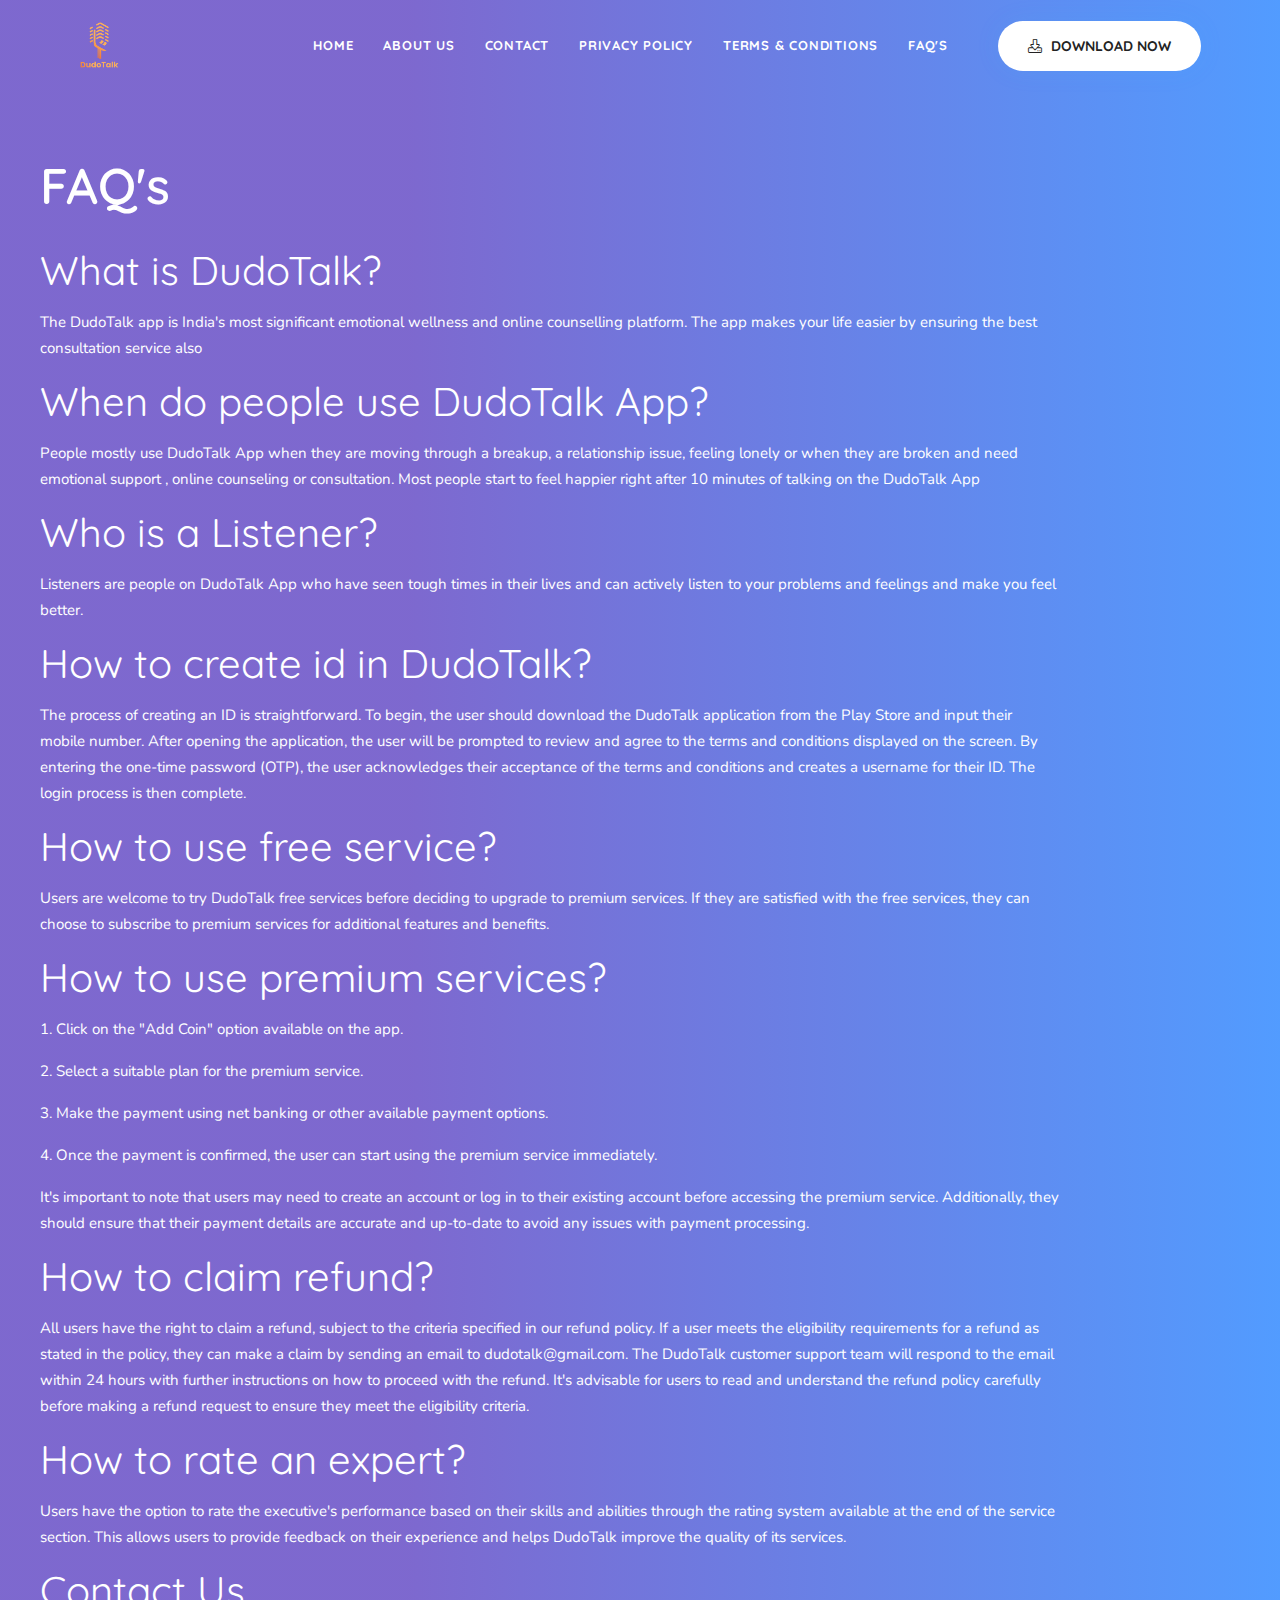
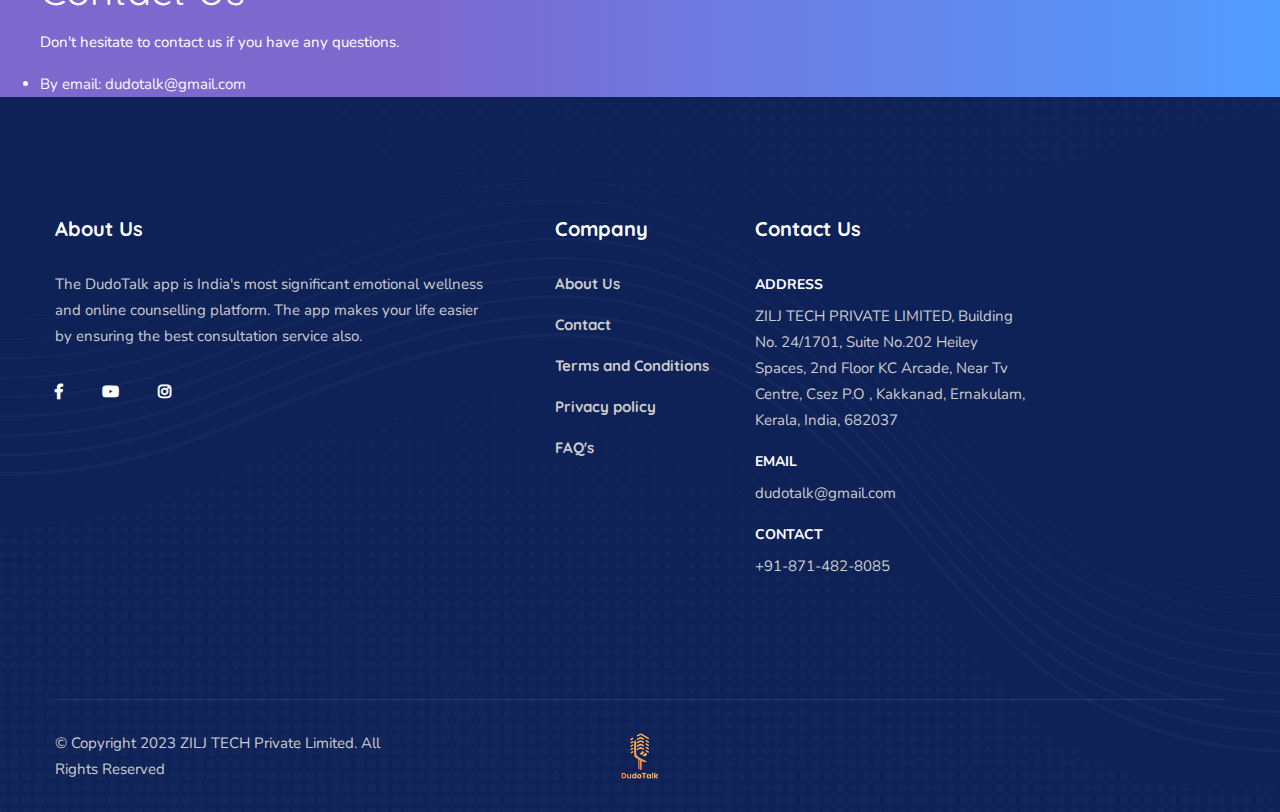
<file: faq.html>
<!DOCTYPE html>
<html lang="en">

<head>
    <!-- ========== Meta Tags ========== -->
    <meta charset="utf-8">
    <meta http-equiv="X-UA-Compatible" content="IE=edge">
    <meta name="viewport" content="width=device-width, initial-scale=1">
    <meta name="description" content="DudoTalk makes your life again easier by ensuring the best consultation. If you wish to consult graduates, singers, dancers, fashion designers, doctors, advocates, charted accountants, etc., the service is available just a click apart in the DudoTalk.">

    <!-- ========== Page Title ========== -->
    <title>DudoTalk - Consult for solution</title>

    <!-- ========== Favicon Icon ========== -->
    <link rel="shortcut icon" href="assets/img/icondudo_new.png" type="image/x-icon">

    <!-- ========== Start Stylesheet ========== -->
    <link href="assets/css/bootstrap.min.css" rel="stylesheet" />
    <link href="assets/css/font-awesome.min.css" rel="stylesheet" />
    <link href="assets/css/themify-icons.css" rel="stylesheet" />
    <link href="assets/css/flaticon-set.css" rel="stylesheet" />
    <link href="assets/css/elegant-icons.css" rel="stylesheet" />
    <link href="assets/css/magnific-popup.css" rel="stylesheet" />
    <link href="assets/css/owl.carousel.min.css" rel="stylesheet" />
    <link href="assets/css/owl.theme.default.min.css" rel="stylesheet" />
    <link href="assets/css/animate.css" rel="stylesheet" />
    <link href="assets/css/bootsnav.css" rel="stylesheet" />
    <link href="style.css" rel="stylesheet">
    <link href="assets/css/responsive.css" rel="stylesheet" />
    <!-- ========== End Stylesheet ========== -->


</head>

<body class="blue">

    <!-- Preloader Start -->
    <div id="site-preloader" class="site-preloader">
        <div class="loader-wrap">
            <div class="ring">
                <span></span>
            </div>
            <h2>  </h2>
        </div>
    </div>
    <!-- Preloader Ends -->

    <!-- Header 
    ============================================= -->
    <header id="home">

        <!-- Start Navigation -->
        <nav class="navbar navbar-default navbar-fixed white no-background bootsnav">

            <!-- Start Top Search -->
            <div class="top-search">
                <div class="container">
                    <div class="input-group">
                        <span class="input-group-addon"><i class="fa fa-search"></i></span>
                        <input type="text" class="form-control" placeholder="Search">
                        <span class="input-group-addon close-search"><i class="fa fa-times"></i></span>
                    </div>
                </div>
            </div>
            <!-- End Top Search -->

            <div class="container-full">

                <!-- Start Atribute Navigation -->
                <div class="attr-nav">
                    <ul>
                        <li class="menu"><a
                                href="https://play.google.com/store/apps/details?id=com.ziljtech.dudotalk"><i
                                    class="fal fa-download"></i> Download Now</a></li>
                    </ul>
                </div>
                <!-- End Atribute Navigation -->

                <!-- Start Header Navigation -->
                <div class="navbar-header">
                    <button type="button" class="navbar-toggle" data-toggle="collapse" data-target="#navbar-menu">
                        <i class="fa fa-bars"></i>
                    </button>
                    <a class="navbar-brand" href="index.html">
                        <img src="assets/img/icondudo_new.png" class="logo logo-display" alt="Logo">
                        <img src="assets/img/icondudo_new.png" class="logo logo-scrolled" alt="Logo">
                    </a>
                </div>
                <!-- End Header Navigation -->

                <!-- Collect the nav links, forms, and other content for toggling -->
                <div class="collapse navbar-collapse" id="navbar-menu">
                    <ul class="nav navbar-nav navbar-right" data-in="fadeInDown" data-out="fadeOutUp">
                        <li><a href="index.html">Home</a></li>
                        <li><a href="aboutus.html">About Us</a></li>
                        <li><a href="contactus.html">Contact</a></li>
                        <li><a href="privacy.html">Privacy Policy</a></li>
                        <li><a href="terms.html">Terms & Conditions</a></li>
                        <li><a href="faq.html">FAQ's</a></li>
                    </ul>
                </div><!-- /.navbar-collapse -->
            </div>

        </nav>
        <!-- End Navigation -->

    </header>
    <!-- End Header -->

    <!-- Start Banner 
    ============================================= -->
    <div class="banner-area auto-height text-light shadow theme-hard bg-cover app-banner">
        <div class="item">
            <div class="box-table">
                <div class="box-cell">
                    <!-- Shape -->

                    <!-- End Shape -->
                    <div class="container">
                        <div class="banner-items">
                            <div class="row align-center">

                                <div class="content">
                                    <p class="wow fadeInUp" data-wow-delay="400ms">



                                    </p>
                                    <h2 class="wow fadeInDown"> <br>
                                    </h2>
                                    <h2 class="wow fadeInDown">FAQ's <br>
                                    </h2>
                                    <p class="wow fadeInUp" data-wow-delay="400ms">

                                    </p>
                                    <h1>What is DudoTalk?</h1>
                                    <p>The DudoTalk app is India's most significant emotional wellness and online counselling platform. The app makes your life easier by ensuring the best consultation service also</p>
                                    
                                    <h1>When do people use DudoTalk App?</h1>
                                    <p>People mostly use DudoTalk App when they are moving through a breakup, a relationship issue, feeling lonely or when they are broken and need emotional support , online counseling or consultation. Most people start to feel happier right after 10 minutes of talking on the DudoTalk App </p>
                                    
                                    <h1>Who is a Listener?</h1>
                                    <p>Listeners are people on DudoTalk App who have seen tough times in their lives and can actively listen to your problems and feelings and make you feel better.</p>
          
                                    <h1>How to create id in DudoTalk?</h1>
                                    <p>The process of creating an ID is straightforward. To begin, the user should download the DudoTalk application from the Play Store and input their mobile number. After opening the application, the user will be prompted to review and agree to the terms and conditions displayed on the screen. By entering the one-time password (OTP), the user acknowledges their acceptance of the terms and conditions and creates a username for their ID. The login process is then complete.</p>
                                
                                    <h1>How to use free service?</h1>
                                    <p>Users are welcome to try DudoTalk free services before deciding to upgrade to premium services. If they are satisfied with the free services, they can choose to subscribe to premium services for additional features and benefits.</p>
                                    
                                    <h1>How to use premium services?</h1>
                                    <p>1. Click on the "Add Coin" option available on the app.</p>
                                    <p>2. Select a suitable plan for the premium service.</p>
                                    <p>3. Make the payment using net banking or other available payment options.</p>
                                    <p>4. Once the payment is confirmed, the user can start using the premium service immediately.</p>
                                    <p>  It's important to note that users may need to create an account or log in to their existing account before accessing the premium service. Additionally, they should ensure that their payment details are accurate and up-to-date to avoid any issues with payment processing.</p>
                                
                                    <h1>How to claim refund?</h1>
                                    <p>All users have the right to claim a refund, subject to the criteria specified in our refund policy. If a user meets the eligibility requirements for a refund as stated in the policy, they can make a claim by sending an email to dudotalk@gmail.com. The DudoTalk customer support team will respond to the email within 24 hours with further instructions on how to proceed with the refund. It's advisable for users to read and understand the refund policy carefully before making a refund request to ensure they meet the eligibility criteria.</p>
                                    
                                 
                                    
                                    <h1>How to rate an expert?</h1>
                                    <p>Users have the option to rate the executive's performance based on their skills and abilities through the rating system available at the end of the service section. This allows users to provide feedback on their experience and helps DudoTalk improve the quality of its services.</p>
                                    
                                  
                                    <h1>Contact Us</h1>
                                    <p>Don't hesitate to contact us if you have any questions.</p>
                                    <li>By email: dudotalk@gmail.com</li>
                                









                                </div>


                            </div>
                        </div>
                    </div>
                </div>
            </div>
        </div>
    </div>
    <!-- End Banner -->




    <!-- Star Footer
    ============================================= -->
    <footer class="bg-dark text-light">
        <div class="container">
            <div class="f-items default-padding">
                <div class="row">
                    <div class="col-lg-5 col-md-6 item">
                        <div class="f-item about">
                            <h4 class="widget-title">About Us</h4>
                            <p>
                                The DudoTalk app is India's most significant emotional wellness and online counselling platform. The app makes your life easier by ensuring the best consultation service also.

                            </p>
                            <div class="social">
                                <ul>
                                    <li class="facebook">
                                        <a href="https://www.facebook.com/profile.php?id=100087975680006"><i
                                                class="fab fa-facebook-f"></i></a>
                                    </li>

                                    <li class="youtube">
                                        <a href="https://www.youtube.com/@dudotalk"><i class="fab fa-youtube"></i></a>
                                    </li>
                                    <li class="instagram">
                                        <a href="https://www.instagram.com/dudotalk/"><i
                                                class="fab fa-instagram"></i></a>
                                    </li>
                                </ul>
                            </div>
                        </div>
                    </div>



                    <div class="col-lg-2 col-md-6 item">
                        <div class="f-item link">
                            <h4 class="widget-title">Company</h4>
                            <ul>
                                <li>
                                    <a href="aboutus.html">About Us</a>
                                </li>
                                <li>
                                    <a href="contactus.html">Contact</a>
                                </li>
                                <li>
                                    <a href="terms.html">Terms and Conditions</a>
                                </li>
                                <li>
                                    <a href="privacy.html">Privacy policy</a>
                                </li>
                                <li>
                                    <a href="faq.html">FAQ's</a>
                                </li>
                               

                            </ul>
                        </div>
                    </div>

                    <div class="col-lg-3 col-md-6 item">
                        <div class="f-item contact">
                            <h4 class="widget-title">Contact Us</h4>
                            <div class="address">
                                <ul>
                                    <li>
                                        <p>Address</p>
                                        <strong> ZILJ TECH PRIVATE LIMITED, Building No. 24/1701, Suite No.202 Heiley Spaces, 2nd Floor
                                            KC Arcade, Near Tv Centre, Csez P.O , Kakkanad, Ernakulam, Kerala, India, 682037</strong>
                                    </li>
                                    <li>
                                        <p>Email</p>
                                        <strong>dudotalk@gmail.com</strong>
                                    </li>
                                    <li>
                                        <p>Contact</p>
                                        <strong> +91-871-482-8085</strong>
                                    </li>
                                </ul>
                            </div>
                        </div>
                    </div>
                </div>
            </div>
            <div class="footer-bottom">
                <div class="row align-center">
                    <div class="col-lg-4">
                        <p>&copy; Copyright 2023 ZILJ TECH Private Limited. All Rights Reserved</p>
                    </div>
                    <div class="col-lg-4 text-center logo">
                        <a href="index.html"><img src="assets/img/icondudo_new.png" alt="Logo"></a>
                    </div>
                    <div class="col-lg-4 text-right newsletter">

                    </div>
                </div>
            </div>
        </div>
    </footer>
    <!-- End Footer-->

    <!-- jQuery Frameworks
    ============================================= -->
    <script src="assets/js/jquery-3.6.0.min.js"></script>
    <script src="assets/js/popper.min.js"></script>
    <script src="assets/js/bootstrap.min.js"></script>
    <script src="assets/js/jquery.appear.js"></script>
    <script src="assets/js/jquery.easing.min.js"></script>
    <script src="assets/js/jquery.magnific-popup.min.js"></script>
    <script src="assets/js/modernizr.custom.13711.js"></script>
    <script src="assets/js/owl.carousel.min.js"></script>
    <script src="assets/js/wow.min.js"></script>
    <script src="assets/js/progress-bar.min.js"></script>
    <script src="assets/js/isotope.pkgd.min.js"></script>
    <script src="assets/js/imagesloaded.pkgd.min.js"></script>
    <script src="assets/js/count-to.js"></script>
    <script src="assets/js/YTPlayer.min.js"></script>
    <script src="assets/js/jquery.nice-select.min.js"></script>
    <script src="assets/js/bootsnav.js"></script>
    <script src="assets/js/main.js"></script>

</body>

</html>
</file>
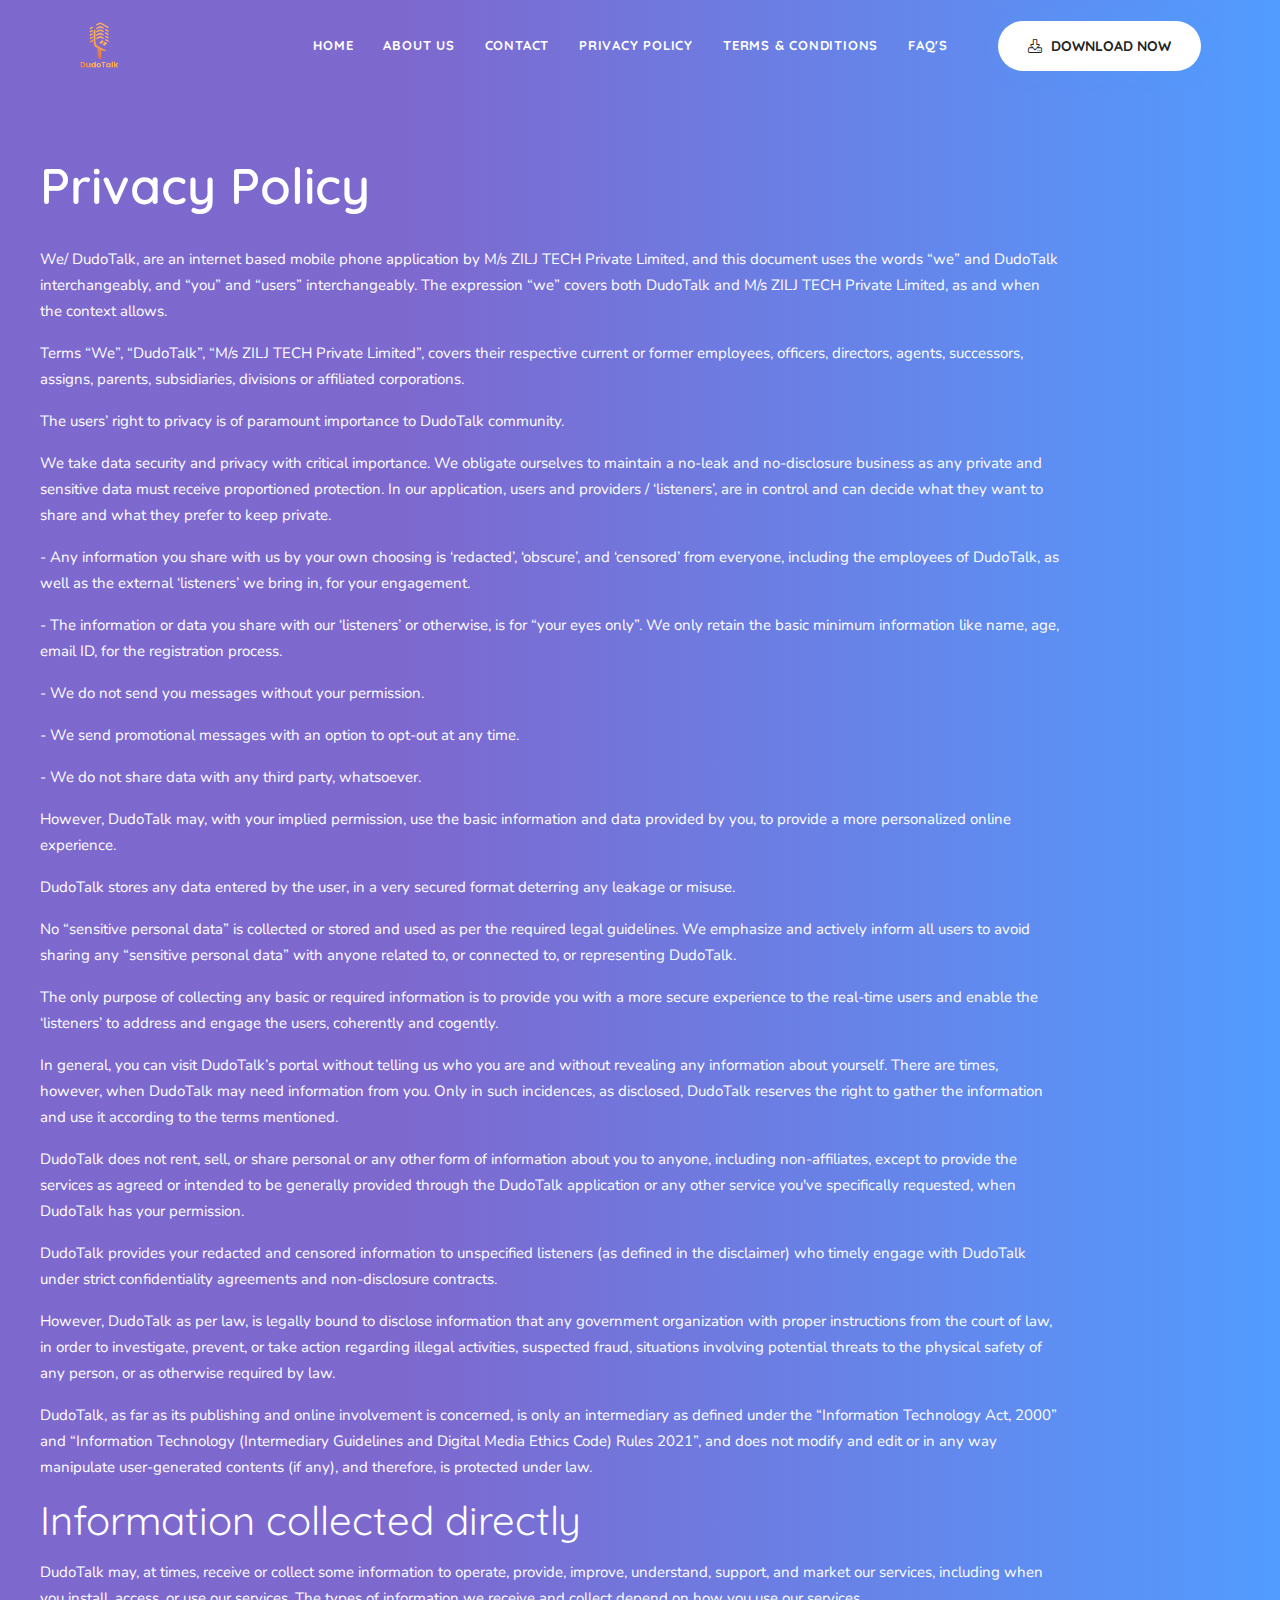
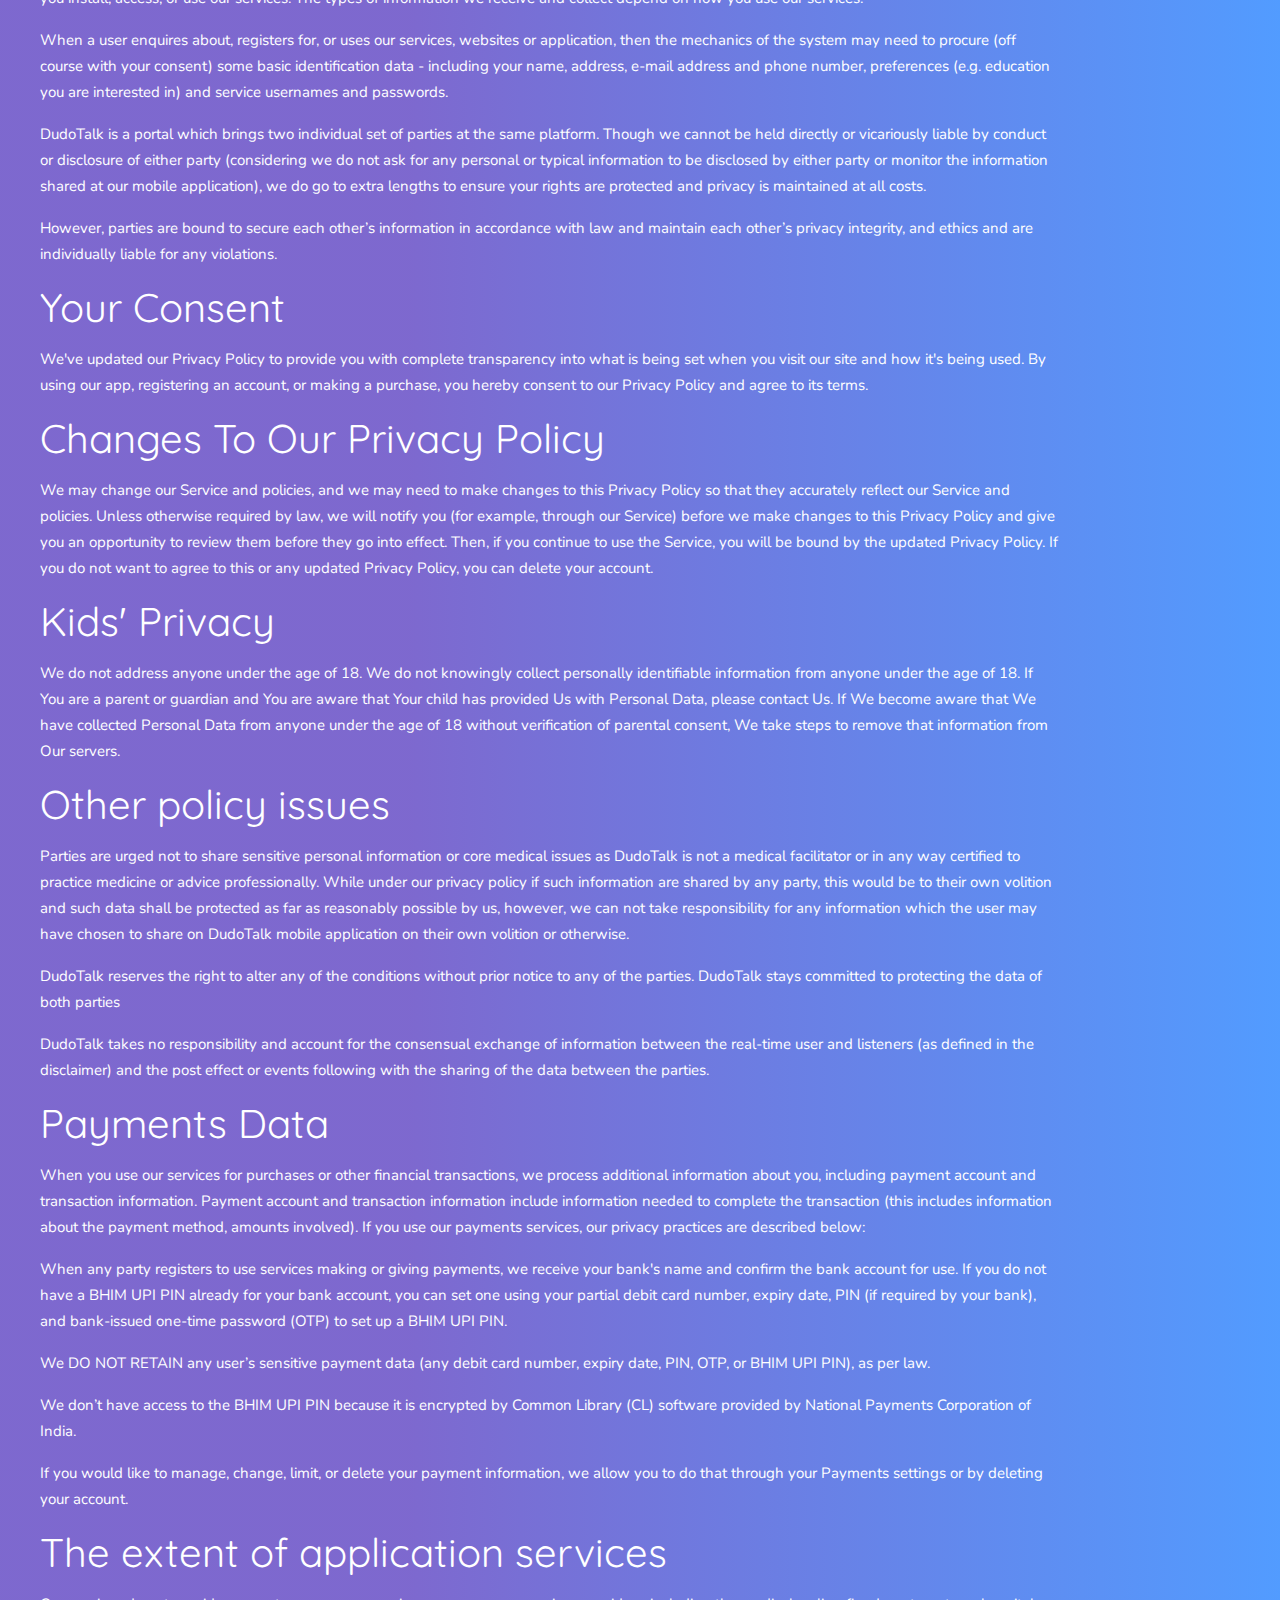
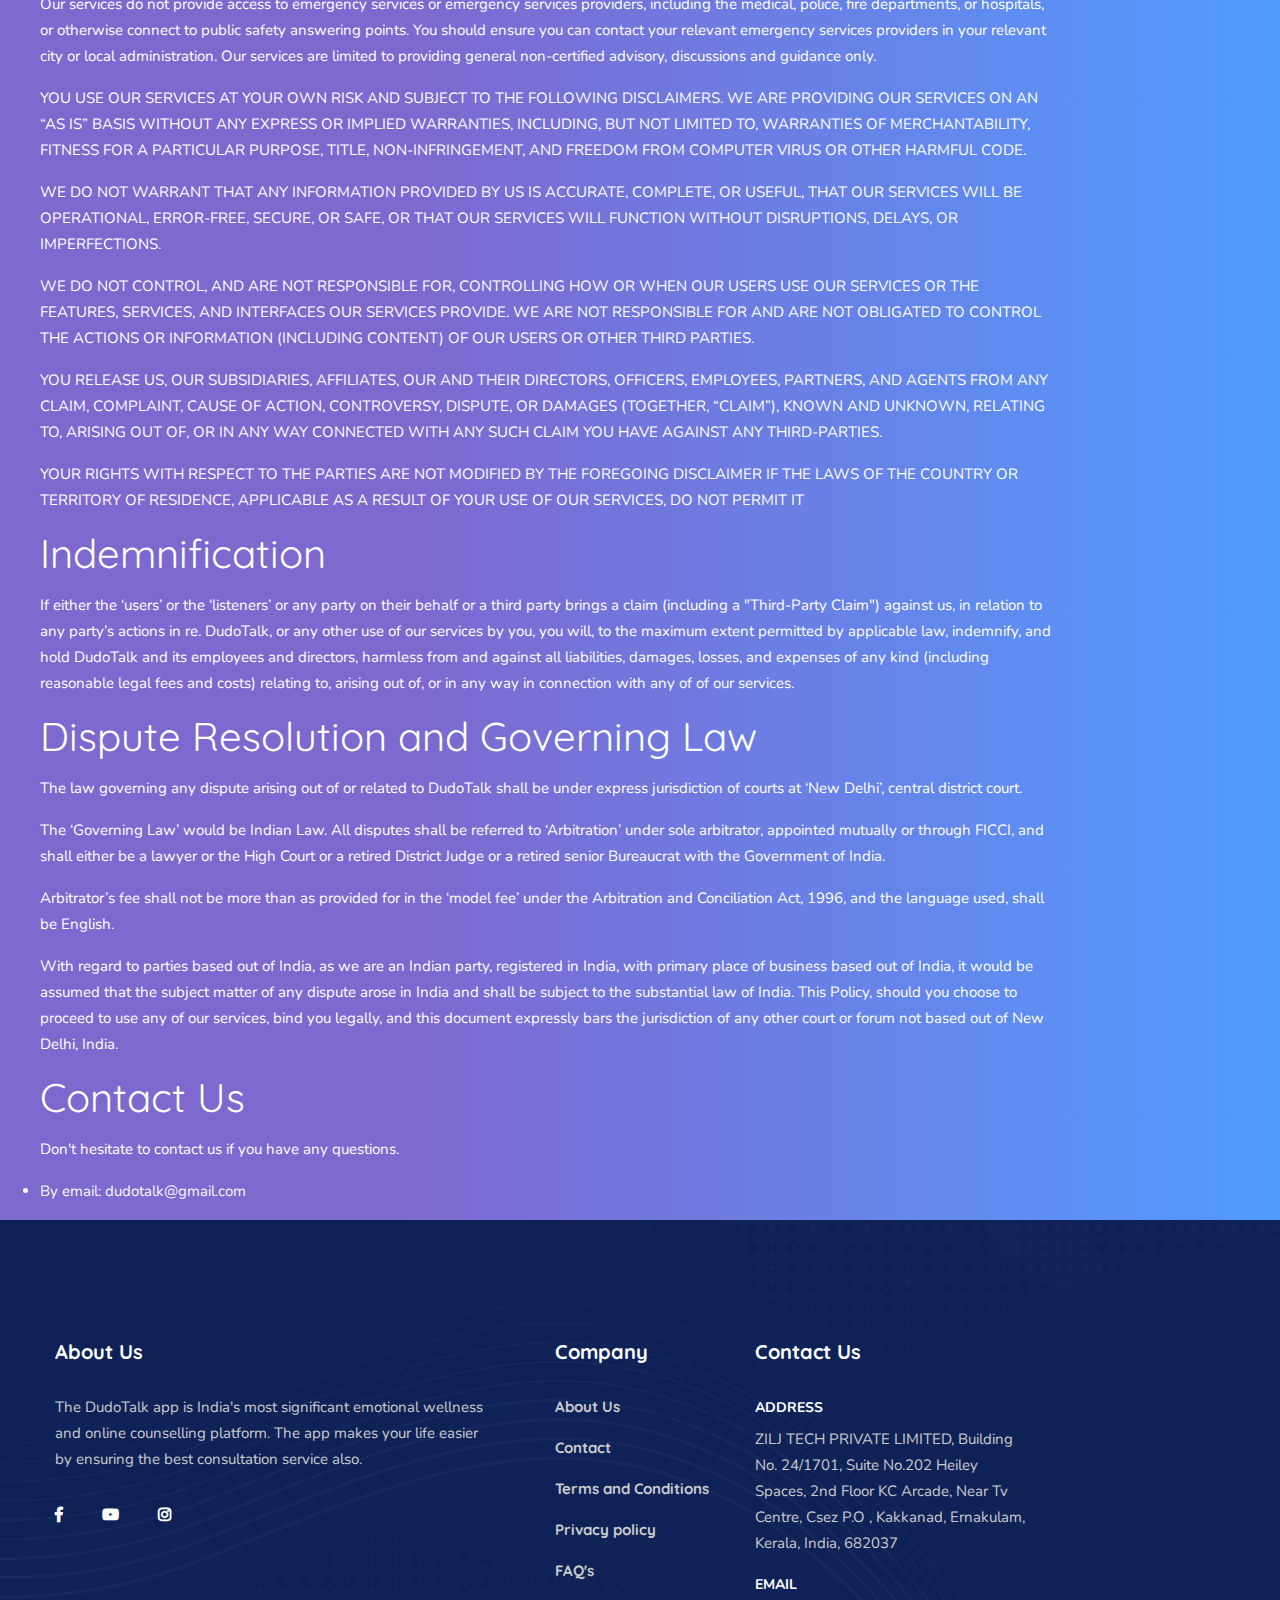
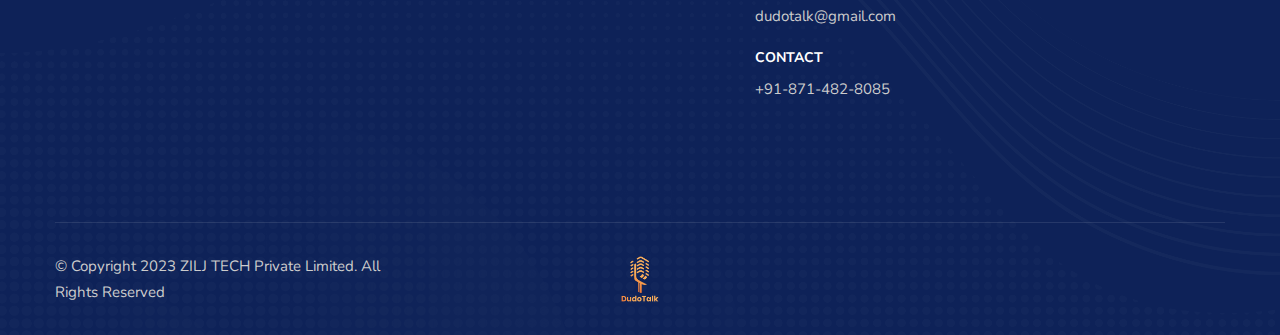
<file: privacy.html>
<!DOCTYPE html>
<html lang="en">

<head>
    <!-- ========== Meta Tags ========== -->
    <meta charset="utf-8">
    <meta http-equiv="X-UA-Compatible" content="IE=edge">
    <meta name="viewport" content="width=device-width, initial-scale=1">
    <meta name="description" content="DudoTalk makes your life again easier by ensuring the best consultation. If you wish to consult graduates, singers, dancers, fashion designers, doctors, advocates, charted accountants, etc., the service is available just a click apart in the DudoTalk.">

    <!-- ========== Page Title ========== -->
    <title>DudoTalk - Consult for solution</title>

    <!-- ========== Favicon Icon ========== -->
    <link rel="shortcut icon" href="assets/img/icondudo_new.png" type="image/x-icon">

    <!-- ========== Start Stylesheet ========== -->
    <link href="assets/css/bootstrap.min.css" rel="stylesheet" />
    <link href="assets/css/font-awesome.min.css" rel="stylesheet" />
    <link href="assets/css/themify-icons.css" rel="stylesheet" />
    <link href="assets/css/flaticon-set.css" rel="stylesheet" />
    <link href="assets/css/elegant-icons.css" rel="stylesheet" />
    <link href="assets/css/magnific-popup.css" rel="stylesheet" />
    <link href="assets/css/owl.carousel.min.css" rel="stylesheet" />
    <link href="assets/css/owl.theme.default.min.css" rel="stylesheet" />
    <link href="assets/css/animate.css" rel="stylesheet" />
    <link href="assets/css/bootsnav.css" rel="stylesheet" />
    <link href="style.css" rel="stylesheet">
    <link href="assets/css/responsive.css" rel="stylesheet" />
    <!-- ========== End Stylesheet ========== -->


</head>

<body class="blue">

    <!-- Preloader Start -->
    <div id="site-preloader" class="site-preloader">
        <div class="loader-wrap">
            <div class="ring">
                <span></span>
            </div>
            <h2> </h2>
        </div>
    </div>
    <!-- Preloader Ends -->

    <!-- Header 
    ============================================= -->
    <header id="home">

        <!-- Start Navigation -->
        <nav class="navbar navbar-default navbar-fixed white no-background bootsnav">

            <!-- Start Top Search -->
            <div class="top-search">
                <div class="container">
                    <div class="input-group">
                        <span class="input-group-addon"><i class="fa fa-search"></i></span>
                        <input type="text" class="form-control" placeholder="Search">
                        <span class="input-group-addon close-search"><i class="fa fa-times"></i></span>
                    </div>
                </div>
            </div>
            <!-- End Top Search -->

            <div class="container-full">

                <!-- Start Atribute Navigation -->
                <div class="attr-nav">
                    <ul>
                        <li class="menu"><a
                                href="https://play.google.com/store/apps/details?id=com.ziljtech.dudotalk"><i
                                    class="fal fa-download"></i> Download Now</a></li>
                    </ul>
                </div>
                <!-- End Atribute Navigation -->

                <!-- Start Header Navigation -->
                <div class="navbar-header">
                    <button type="button" class="navbar-toggle" data-toggle="collapse" data-target="#navbar-menu">
                        <i class="fa fa-bars"></i>
                    </button>
                    <a class="navbar-brand" href="index.html">
                        <img src="assets/img/icondudo_new.png" class="logo logo-display" alt="Logo">
                        <img src="assets/img/icondudo_new.png" class="logo logo-scrolled" alt="Logo">
                    </a>
                </div>
                <!-- End Header Navigation -->

                <!-- Collect the nav links, forms, and other content for toggling -->
                <div class="collapse navbar-collapse" id="navbar-menu">
                    <ul class="nav navbar-nav navbar-right" data-in="fadeInDown" data-out="fadeOutUp">
                        <li><a href="index.html">Home</a></li>
                        <li><a href="aboutus.html">About Us</a></li>
                        <li><a href="contactus.html">Contact</a></li>
                        <li><a href="privacy.html">Privacy Policy</a></li>
                        <li><a href="terms.html">Terms & Conditions</a></li>
                        <li><a href="faq.html">FAQ's</a></li>
                    </ul>
                </div><!-- /.navbar-collapse -->
            </div>

        </nav>
        <!-- End Navigation -->

    </header>
    <!-- End Header -->

    <!-- Start Banner 
    ============================================= -->
    <div class="banner-area auto-height text-light shadow theme-hard bg-cover app-banner">
        <div class="item">
            <div class="box-table">
                <div class="box-cell">
                    <!-- Shape -->

                    <!-- End Shape -->
                    <div class="container">
                        <div class="banner-items">
                            <div class="row align-center">

                                <div class="content">
                                    <p class="wow fadeInUp" data-wow-delay="400ms">



                                    </p>
                                    <h2 class="wow fadeInDown"> <br>
                                    </h2>
                                    <h2 class="wow fadeInDown">Privacy Policy <br>
                                    </h2>
                                    <p class="wow fadeInUp" data-wow-delay="400ms">

                                    </p>

    <p>We/ DudoTalk, are an internet based mobile phone application by M/s ZILJ TECH Private Limited, and this document uses the words “we” and DudoTalk interchangeably, and “you” and “users” interchangeably. The expression “we” covers both DudoTalk and M/s ZILJ TECH Private Limited, as and when the context allows.</p>
    <p>Terms “We”, “DudoTalk”, “M/s ZILJ TECH Private Limited”, covers their respective current or former employees, officers, directors, agents, successors, assigns, parents, subsidiaries, divisions or affiliated corporations.</p>
    <p>The users’ right to privacy is of paramount importance to DudoTalk community.</p>
    <p>We take data security and privacy with critical importance. We obligate ourselves to maintain a no-leak and no-disclosure business as any private and sensitive data must receive proportioned protection. In our application, users and providers / ‘listeners’, are in control and can decide what they want to share and what they prefer to keep private.</p>
    <p>-   Any information you share with us by your own choosing is ‘redacted’, ‘obscure’, and ‘censored’ from everyone, including the employees of DudoTalk, as well as the external ‘listeners’ we bring in, for your engagement.</p>
    <p>-   The information or data you share with our ‘listeners’ or otherwise, is for “your eyes only”. We only retain the basic minimum information like name, age, email ID, for the registration process.</p>
    <p>-   We do not send you messages without your permission.</p>
    <p>-   We send promotional messages with an option to opt-out at any time.</p>
    <p>-   We do not share data with any third party, whatsoever.</p>

    <p>However, DudoTalk may, with your implied permission, use the basic information and data provided by you, to provide a more personalized online experience.</p>
    <p>DudoTalk stores any data entered by the user, in a very secured format deterring any leakage or misuse.</p>
    <p>No “sensitive personal data” is collected or stored and used as per the required legal guidelines. We emphasize and actively inform all users to avoid sharing any “sensitive personal data” with anyone related to, or connected to, or representing DudoTalk.</p>
    <p>The only purpose of collecting any basic or required information is to provide you with a more secure experience to the real-time users and enable the ‘listeners’ to address and engage the users, coherently and cogently.</p>
    <p>In general, you can visit DudoTalk’s portal without telling us who you are and without revealing any information about yourself. There are times, however, when DudoTalk may need information from you. Only in such incidences, as disclosed, DudoTalk reserves the right to gather the information and use it according to the terms mentioned.</p>
    <p>DudoTalk does not rent, sell, or share personal or any other form of information about you to anyone, including non-affiliates, except to provide the services as agreed or intended to be generally provided through the DudoTalk application or any other service you've specifically requested, when DudoTalk has your permission.</p>
    <p>DudoTalk provides your redacted and censored information to unspecified listeners (as defined in the disclaimer) who timely engage with DudoTalk under strict confidentiality agreements and non-disclosure contracts.</p>
    <p>However, DudoTalk as per law, is legally bound to disclose information that any government organization with proper instructions from the court of law, in order to investigate, prevent, or take action regarding illegal activities, suspected fraud, situations involving potential threats to the physical safety of any person, or as otherwise required by law.</p>
    <p>DudoTalk, as far as its publishing and online involvement is concerned, is only an intermediary as defined under the “Information Technology Act, 2000” and “Information Technology (Intermediary Guidelines and Digital Media Ethics Code) Rules 2021”, and does not modify and edit or in any way manipulate user-generated contents (if any), and therefore, is protected under law.</p>



    <h1>Information collected directly</h1>
    <p>DudoTalk may, at times, receive or collect some information to operate, provide, improve, understand, support, and market our services, including when you install, access, or use our services. The types of information we receive and collect depend on how you use our services.</p>
    <p>When a user enquires about, registers for, or uses our services, websites or application, then the mechanics of the system may need to procure (off course with your consent) some basic identification data - including your name, address, e-mail address and phone number, preferences (e.g. education you are interested in) and service usernames and passwords.</p>
    <p>DudoTalk is a portal which brings two individual set of parties at the same platform. Though we cannot be held directly or vicariously liable by conduct or disclosure of either party (considering we do not ask for any personal or typical information to be disclosed by either party or monitor the information shared at our mobile application), we do go to extra lengths to ensure your rights are protected and privacy is maintained at all costs.</p>
    <p>However, parties are bound to secure each other’s information in accordance with law and maintain each other’s privacy integrity, and ethics and are individually liable for any violations.</p>

    <h1>Your Consent</h1>
    <p>We've updated our Privacy Policy to provide you with complete transparency into what is being set when you visit our site and how it's being used. By using our app, registering an account, or making a purchase, you hereby consent to our Privacy Policy and agree to its terms.
    </p>
    <h1>Changes To Our Privacy Policy</h1>
    <p>We may change our Service and policies, and we may need to make changes to this Privacy Policy so that they accurately reflect our Service and policies. Unless otherwise required by law, we will notify you (for example, through our Service) before we make changes to this Privacy Policy and give you an opportunity to review them before they go into effect. Then, if you continue to use the Service, you will be bound by the updated Privacy Policy. If you do not want to agree to this or any updated Privacy Policy, you can delete your account.
    </p>
    <h1>Kids' Privacy</h1>
    <p>We do not address anyone under the age of 18. We do not knowingly collect personally identifiable information from anyone under the age of 18. If You are a parent or guardian and You are aware that Your child has provided Us with Personal Data, please contact Us. If We become aware that We have collected Personal Data from anyone under the age of 18 without verification of parental consent, We take steps to remove that information from Our servers.</p>
    <h1>Other policy issues</h1>
    <p>Parties are urged not to share sensitive personal information or core medical issues as DudoTalk is not a medical facilitator or in any way certified to practice medicine or advice professionally. While under our privacy policy if such information are shared by any party, this would be to their own volition and such data shall be protected as far as reasonably possible by us, however, we can not take responsibility for any information which the user may have chosen to share on DudoTalk mobile application on their own volition or otherwise.</p>
    <p>DudoTalk reserves the right to alter any of the conditions without prior notice to any of the parties. DudoTalk stays committed to protecting the data of both parties</p>
    <p>DudoTalk takes no responsibility and account for the consensual exchange of information between the real-time user and listeners (as defined in the disclaimer) and the post effect or events following with the sharing of the data between the parties.</p>
    <h1>Payments Data</h1>
    <p>When you use our services for purchases or other financial transactions, we process additional information about you, including payment account and transaction information. Payment account and transaction information include information needed to complete the transaction (this includes information about the payment method, amounts involved). If you use our payments services, our privacy practices are described below:</p>
    <p>When any party registers to use services making or giving payments, we receive your bank's name and confirm the bank account for use. If you do not have a BHIM UPI PIN already for your bank account, you can set one using your partial debit card number, expiry date, PIN (if required by your bank), and bank-issued one-time password (OTP) to set up a BHIM UPI PIN.</p>
    <p>We DO NOT RETAIN any user’s sensitive payment data (any debit card number, expiry date, PIN, OTP, or BHIM UPI PIN), as per law.</p>
    <p>We don’t have access to the BHIM UPI PIN because it is encrypted by Common Library (CL) software provided by National Payments Corporation of India.</p>
    <p>If you would like to manage, change, limit, or delete your payment information, we allow you to do that through your Payments settings or by deleting your account.</p>
    <h1>The extent of application services</h1>
    <p>Our services do not provide access to emergency services or emergency services providers, including the medical, police, fire departments, or hospitals, or otherwise connect to public safety answering points. You should ensure you can contact your relevant emergency services providers in your relevant city or local administration. Our services are limited to providing general non-certified advisory, discussions and guidance only.</p>

    <p>YOU USE OUR SERVICES AT YOUR OWN RISK AND SUBJECT TO THE FOLLOWING DISCLAIMERS. WE ARE PROVIDING OUR SERVICES ON AN “AS IS” BASIS WITHOUT ANY EXPRESS OR IMPLIED WARRANTIES, INCLUDING, BUT NOT LIMITED TO, WARRANTIES OF MERCHANTABILITY, FITNESS FOR A PARTICULAR PURPOSE, TITLE, NON-INFRINGEMENT, AND FREEDOM FROM COMPUTER VIRUS OR OTHER HARMFUL CODE.</p>
    <p>WE DO NOT WARRANT THAT ANY INFORMATION PROVIDED BY US IS ACCURATE, COMPLETE, OR USEFUL, THAT OUR SERVICES WILL BE OPERATIONAL, ERROR-FREE, SECURE, OR SAFE, OR THAT OUR SERVICES WILL FUNCTION WITHOUT DISRUPTIONS, DELAYS, OR IMPERFECTIONS.</p>
    <p>WE DO NOT CONTROL, AND ARE NOT RESPONSIBLE FOR, CONTROLLING HOW OR WHEN OUR USERS USE OUR SERVICES OR THE FEATURES, SERVICES, AND INTERFACES OUR SERVICES PROVIDE. WE ARE NOT RESPONSIBLE FOR AND ARE NOT OBLIGATED TO CONTROL THE ACTIONS OR INFORMATION (INCLUDING CONTENT) OF OUR USERS OR OTHER THIRD PARTIES.</p>
    <p>YOU RELEASE US, OUR SUBSIDIARIES, AFFILIATES, OUR AND THEIR DIRECTORS, OFFICERS, EMPLOYEES, PARTNERS, AND AGENTS FROM ANY CLAIM, COMPLAINT, CAUSE OF ACTION, CONTROVERSY, DISPUTE, OR DAMAGES (TOGETHER, “CLAIM”), KNOWN AND UNKNOWN, RELATING TO, ARISING OUT OF, OR IN ANY WAY CONNECTED WITH ANY SUCH CLAIM YOU HAVE AGAINST ANY THIRD-PARTIES.</p>
    <p>YOUR RIGHTS WITH RESPECT TO THE PARTIES ARE NOT MODIFIED BY THE FOREGOING DISCLAIMER IF THE LAWS OF THE COUNTRY OR TERRITORY OF RESIDENCE, APPLICABLE AS A RESULT OF YOUR USE OF OUR SERVICES, DO NOT PERMIT IT</p>
    <h1>Indemnification</h1>
    <p>If either the ‘users’ or the ‘listeners’ or any party on their behalf or a third party brings a claim (including a "Third-Party Claim") against us, in relation to any party’s actions in re. DudoTalk, or any other use of our services by you, you will, to the maximum extent permitted by applicable law, indemnify, and hold DudoTalk and its employees and directors, harmless from and against all liabilities, damages, losses, and expenses of any kind (including reasonable legal fees and costs) relating to, arising out of, or in any way in connection with any of of our services.</p>
    <h1>Dispute Resolution and Governing Law</h1>
    <p>The law governing any dispute arising out of or related to DudoTalk shall be under express jurisdiction of courts at ‘New Delhi’, central district court.</p>
    <p>The ‘Governing Law’ would be Indian Law. All disputes shall be referred to ‘Arbitration’ under sole arbitrator, appointed mutually or through FICCI, and shall either be a lawyer or the High Court or a retired District Judge or a retired senior Bureaucrat with the Government of India.</p>
    <p>Arbitrator’s fee shall not be more than as provided for in the ‘model fee’ under the Arbitration and Conciliation Act, 1996, and the language used, shall be English.</p>
    <p>With regard to parties based out of India, as we are an Indian party, registered in India, with primary place of business based out of India, it would be assumed that the subject matter of any dispute arose in India and shall be subject to the substantial law of India. This Policy, should you choose to proceed to use any of our services, bind you legally, and this document expressly bars the jurisdiction of any other court or forum not based out of New Delhi, India.</p>


    <h1>Contact Us</h1>
    <p>Don't hesitate to contact us if you have any questions.</p>
    <p></p><li>By email: dudotalk@gmail.com</li></p>


                                </div>


                            </div>
                        </div>
                    </div>
                </div>
            </div>
        </div>
    </div>
    <!-- End Banner -->




    <!-- Star Footer
    ============================================= -->
    <footer class="bg-dark text-light">
        <div class="container">
            <div class="f-items default-padding">
                <div class="row">
                    <div class="col-lg-5 col-md-6 item">
                        <div class="f-item about">
                            <h4 class="widget-title">About Us</h4>
                            <p>
                                The DudoTalk app is India's most significant emotional wellness and online counselling platform. The app makes your life easier by ensuring the best consultation service also.

                            </p>
                            <div class="social">
                                <ul>
                                    <li class="facebook">
                                        <a href="https://www.facebook.com/profile.php?id=100087975680006"><i
                                                class="fab fa-facebook-f"></i></a>
                                    </li>

                                    <li class="youtube">
                                        <a href="https://www.youtube.com/@dudotalk"><i class="fab fa-youtube"></i></a>
                                    </li>
                                    <li class="instagram">
                                        <a href="https://www.instagram.com/dudotalk/"><i
                                                class="fab fa-instagram"></i></a>
                                    </li>
                                </ul>
                            </div>
                        </div>
                    </div>



                    <div class="col-lg-2 col-md-6 item">
                        <div class="f-item link">
                            <h4 class="widget-title">Company</h4>
                            <ul>
                                <li>
                                    <a href="aboutus.html">About Us</a>
                                </li>
                                <li>
                                    <a href="contactus.html">Contact</a>
                                </li>
                                <li>
                                    <a href="terms.html">Terms and Conditions</a>
                                </li>
                                <li>
                                    <a href="privacy.html">Privacy policy</a>
                                </li>
                                <li>
                                    <a href="faq.html">FAQ's</a>
                                </li>
                               

                            </ul>
                        </div>
                    </div>

                    <div class="col-lg-3 col-md-6 item">
                        <div class="f-item contact">
                            <h4 class="widget-title">Contact Us</h4>
                            <div class="address">
                                <ul>
                                    <li>
                                        <p>Address</p>
                                        <strong>ZILJ TECH PRIVATE LIMITED, Building No. 24/1701, Suite No.202 Heiley Spaces, 2nd Floor
                                            KC Arcade, Near Tv Centre, Csez P.O , Kakkanad, Ernakulam, Kerala, India, 682037</strong>
                                    </li>
                                    <li>
                                        <p>Email</p>
                                        <strong>dudotalk@gmail.com</strong>
                                    </li>
                                    <li>
                                        <p>Contact</p>
                                        <strong> +91-871-482-8085</strong>
                                    </li>
                                </ul>
                            </div>
                        </div>
                    </div>
                </div>
            </div>
            <div class="footer-bottom">
                <div class="row align-center">
                    <div class="col-lg-4">
                        <p>&copy; Copyright 2023 ZILJ TECH Private Limited. All Rights Reserved</p>
                    </div>
                    <div class="col-lg-4 text-center logo">
                        <a href="index.html"><img src="assets/img/icondudo_new.png" alt="Logo"></a>
                    </div>
                    <div class="col-lg-4 text-right newsletter">

                    </div>
                </div>
            </div>
        </div>
    </footer>
    <!-- End Footer-->

    <!-- jQuery Frameworks
    ============================================= -->
    <script src="assets/js/jquery-3.6.0.min.js"></script>
    <script src="assets/js/popper.min.js"></script>
    <script src="assets/js/bootstrap.min.js"></script>
    <script src="assets/js/jquery.appear.js"></script>
    <script src="assets/js/jquery.easing.min.js"></script>
    <script src="assets/js/jquery.magnific-popup.min.js"></script>
    <script src="assets/js/modernizr.custom.13711.js"></script>
    <script src="assets/js/owl.carousel.min.js"></script>
    <script src="assets/js/wow.min.js"></script>
    <script src="assets/js/progress-bar.min.js"></script>
    <script src="assets/js/isotope.pkgd.min.js"></script>
    <script src="assets/js/imagesloaded.pkgd.min.js"></script>
    <script src="assets/js/count-to.js"></script>
    <script src="assets/js/YTPlayer.min.js"></script>
    <script src="assets/js/jquery.nice-select.min.js"></script>
    <script src="assets/js/bootsnav.js"></script>
    <script src="assets/js/main.js"></script>

</body>

</html>
</file>
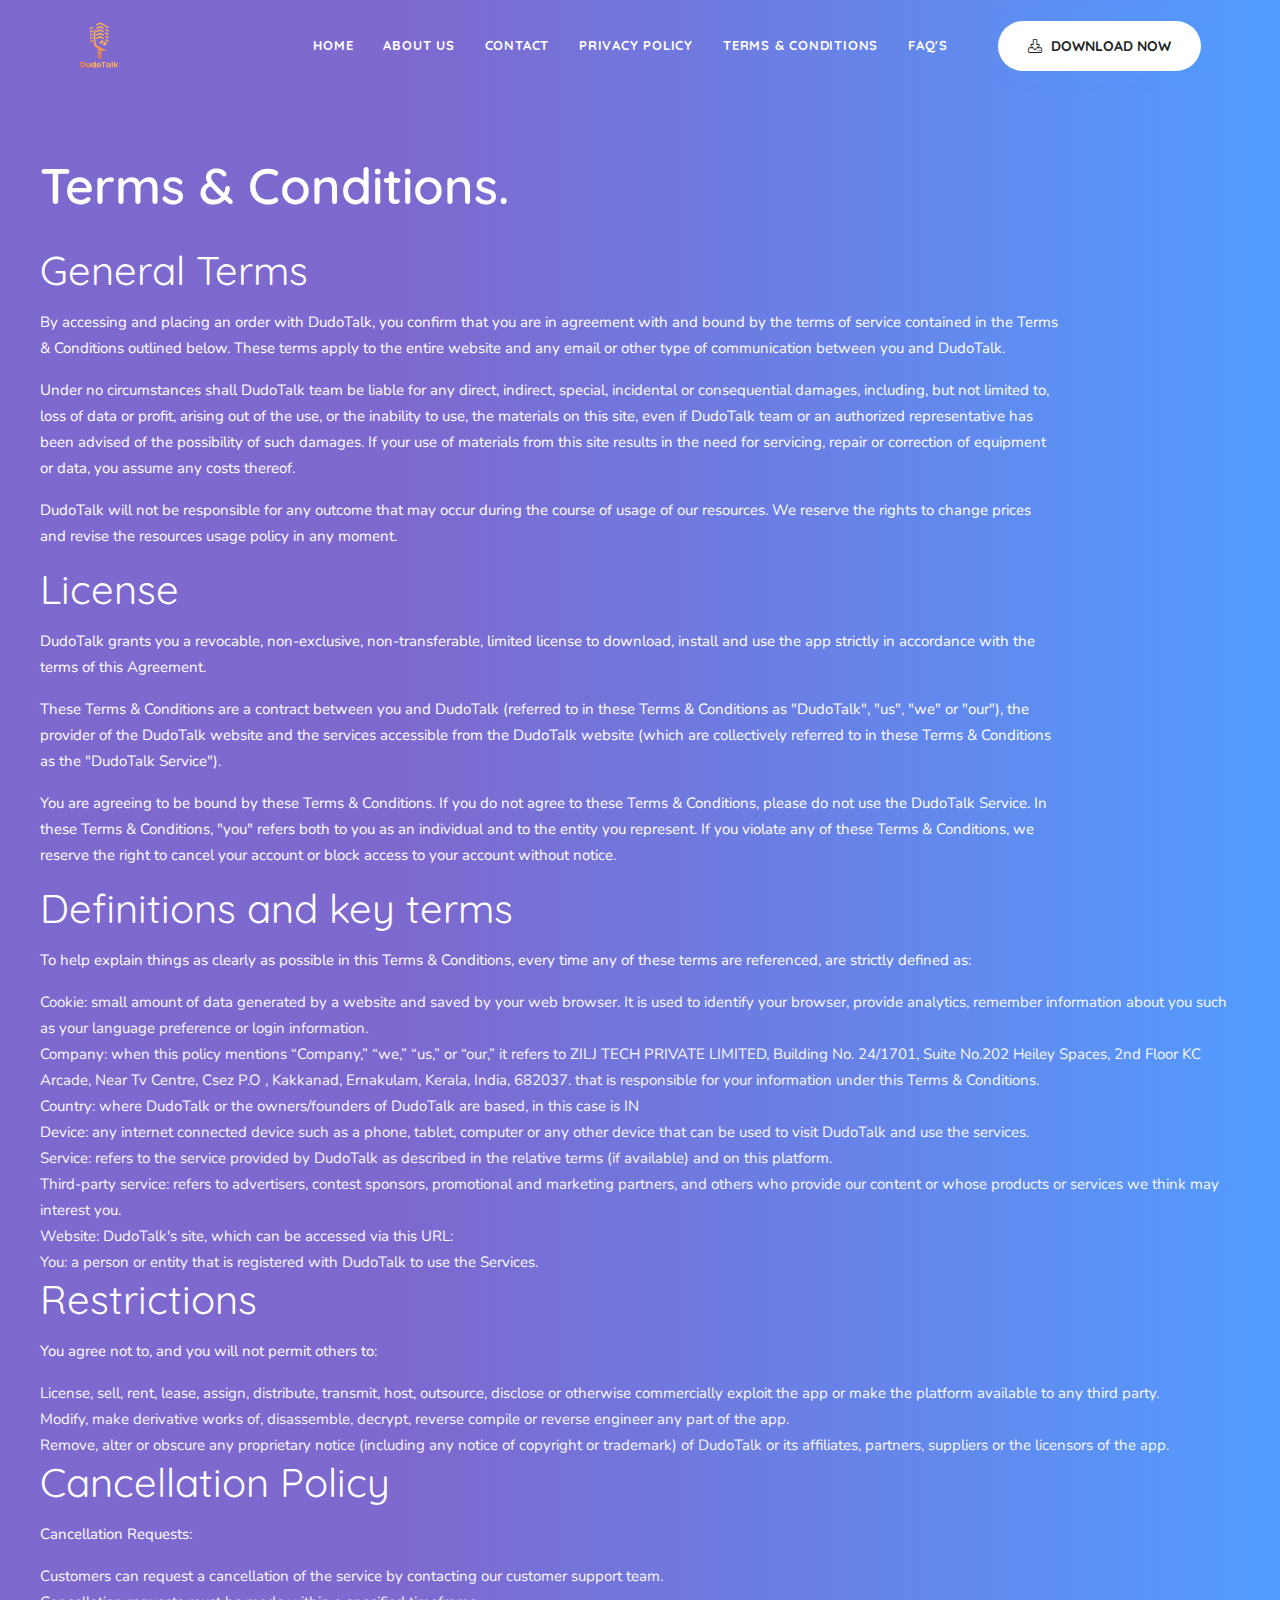
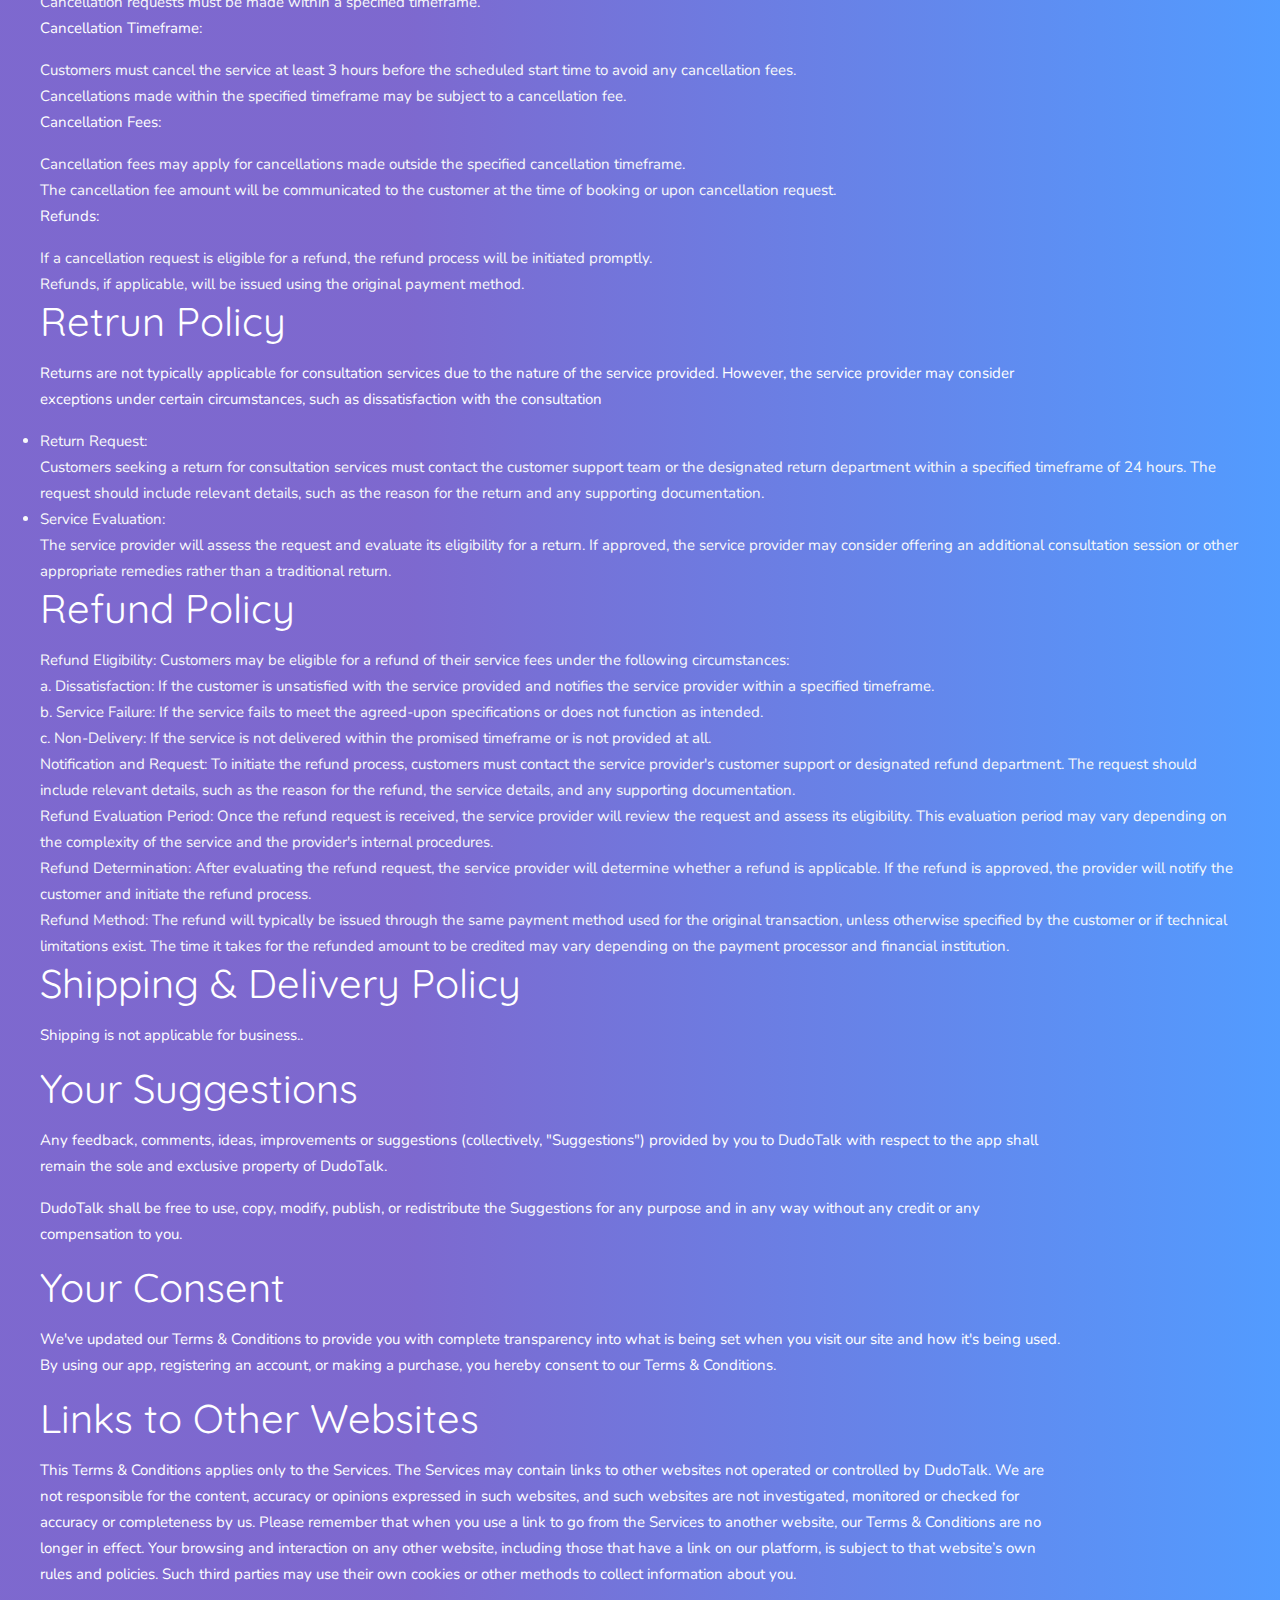
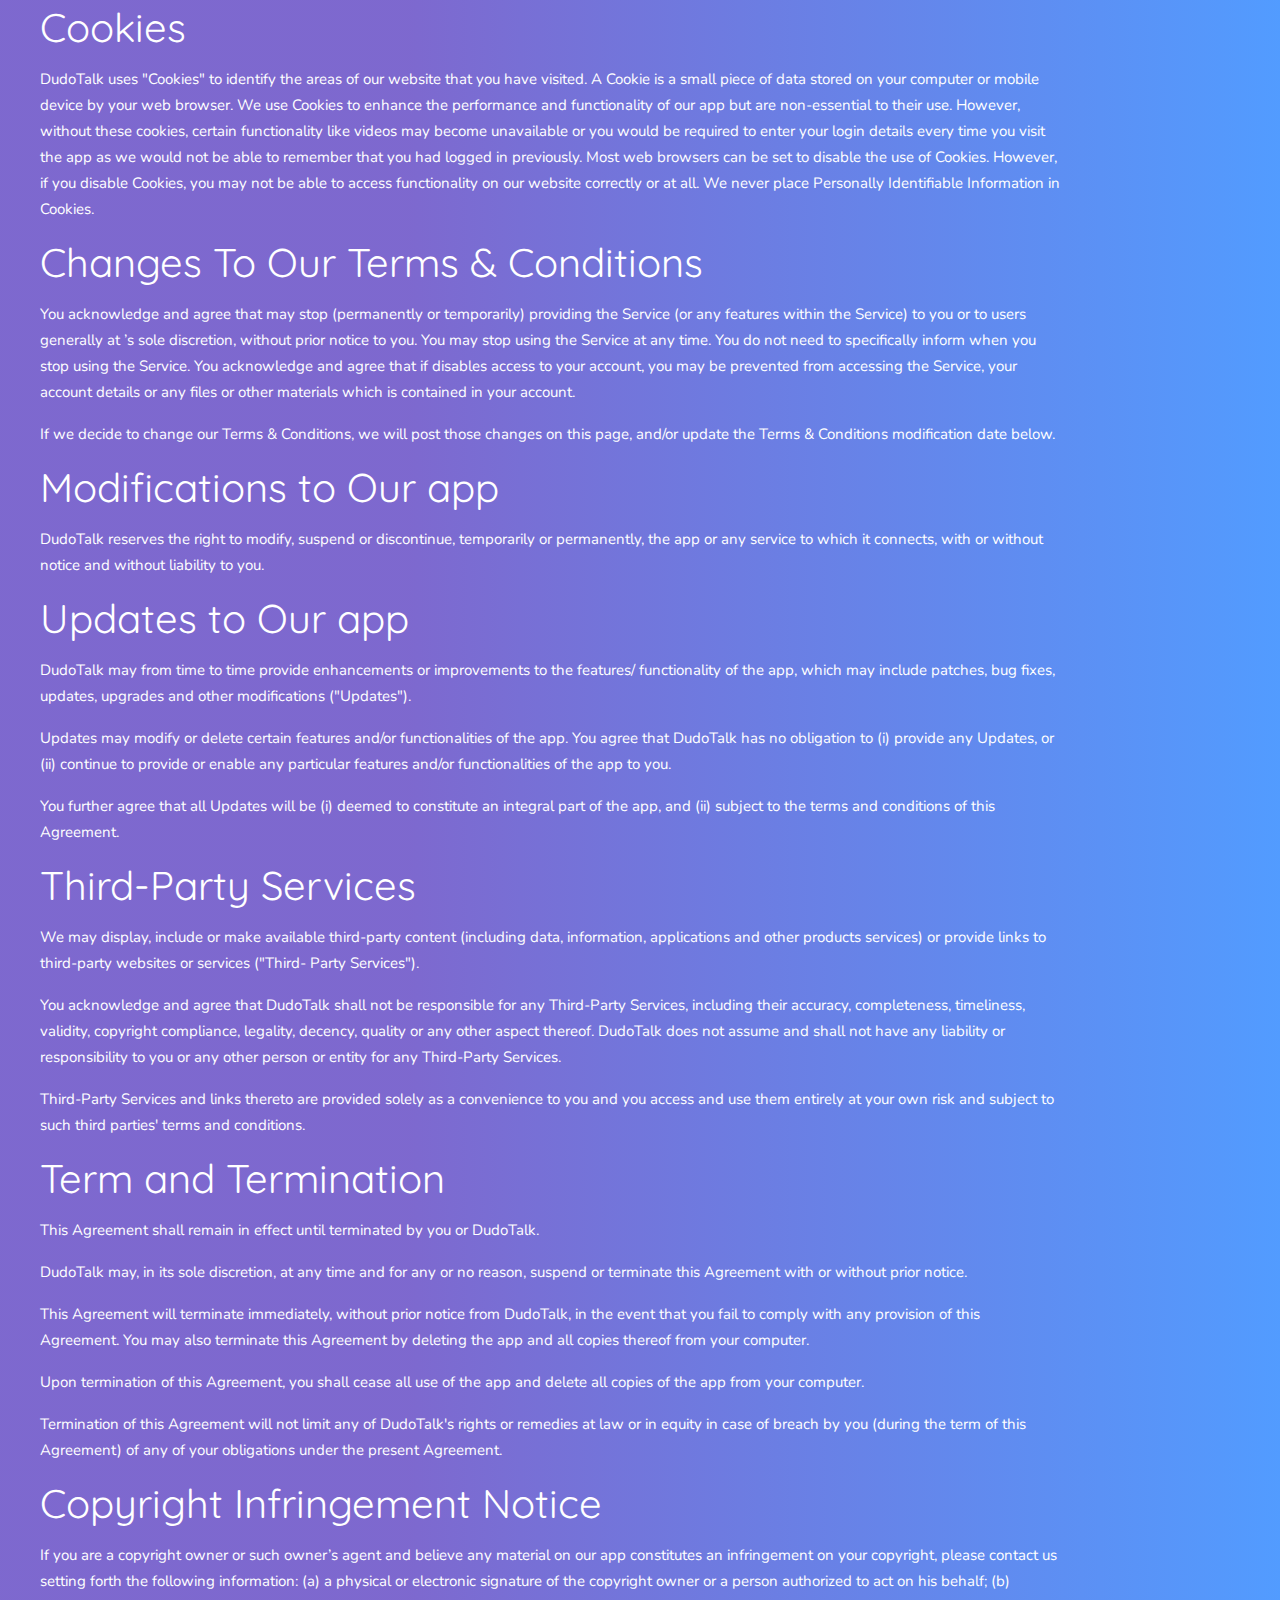
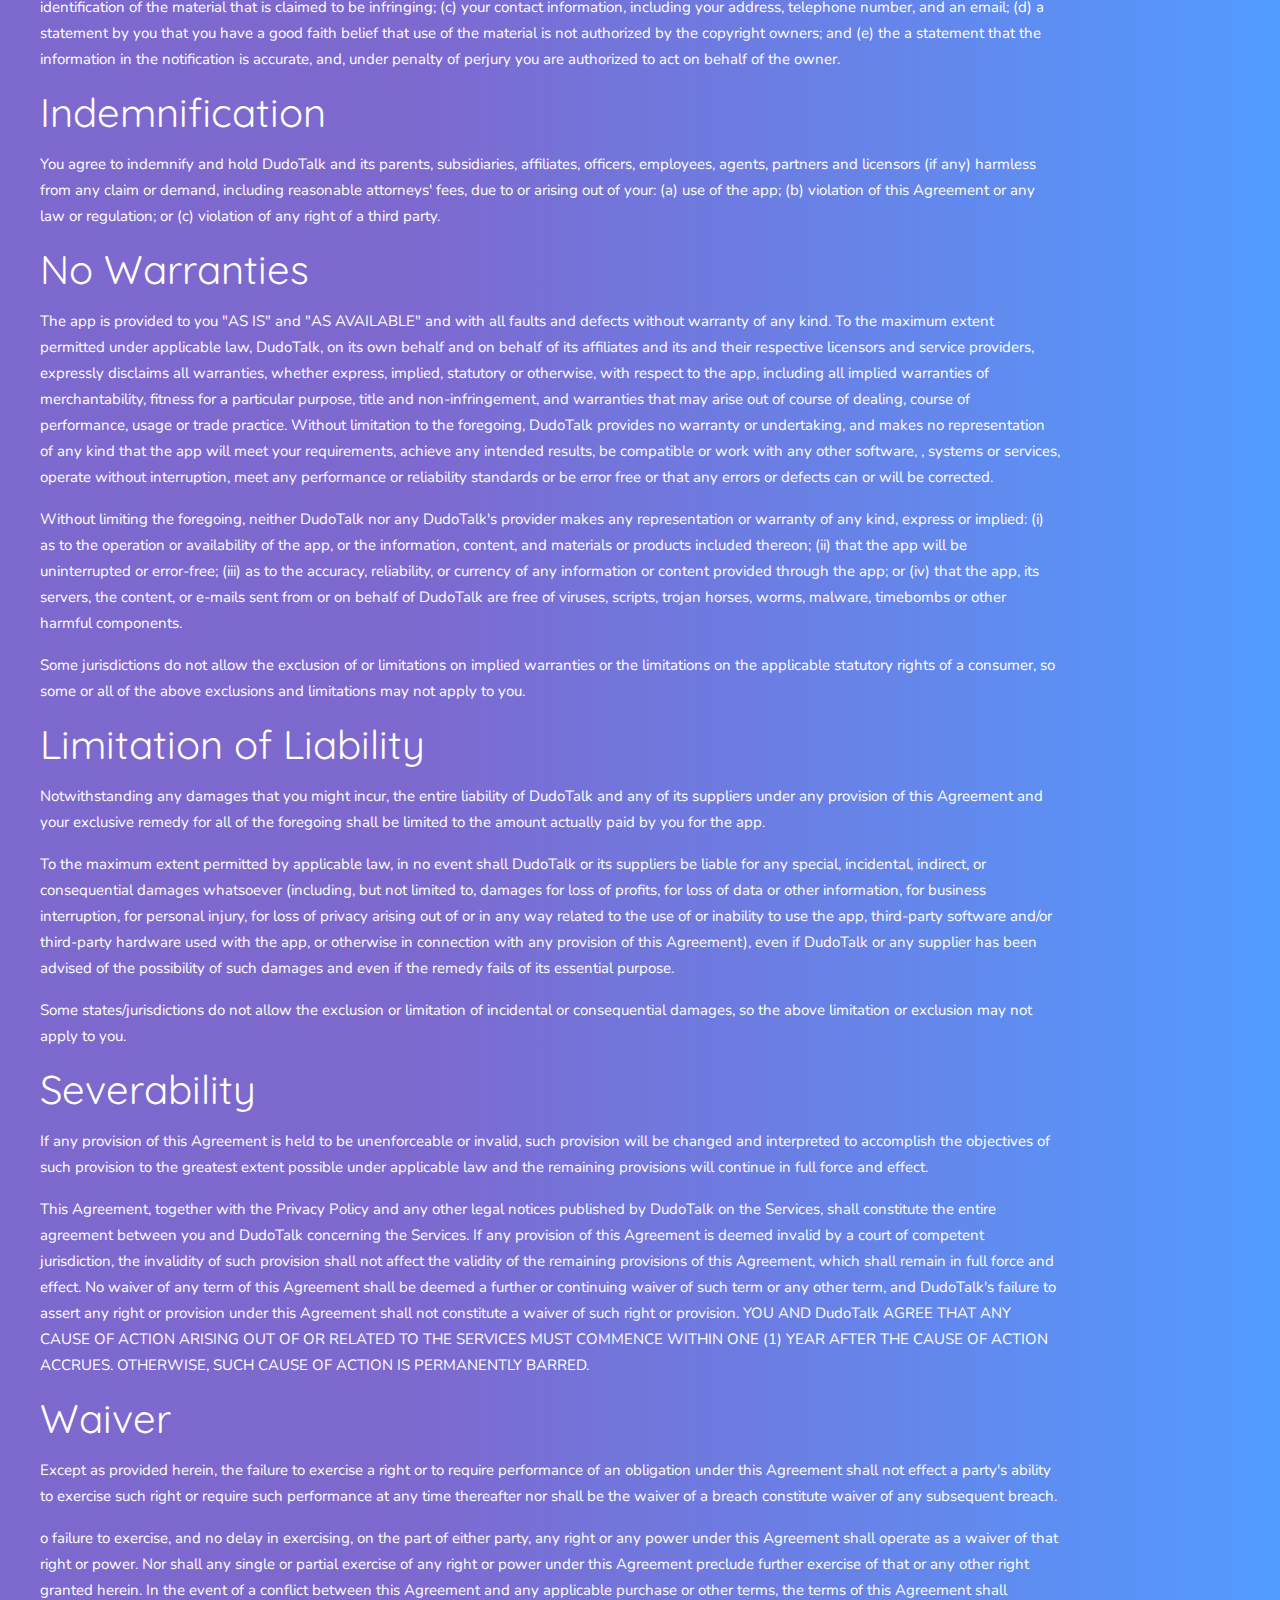
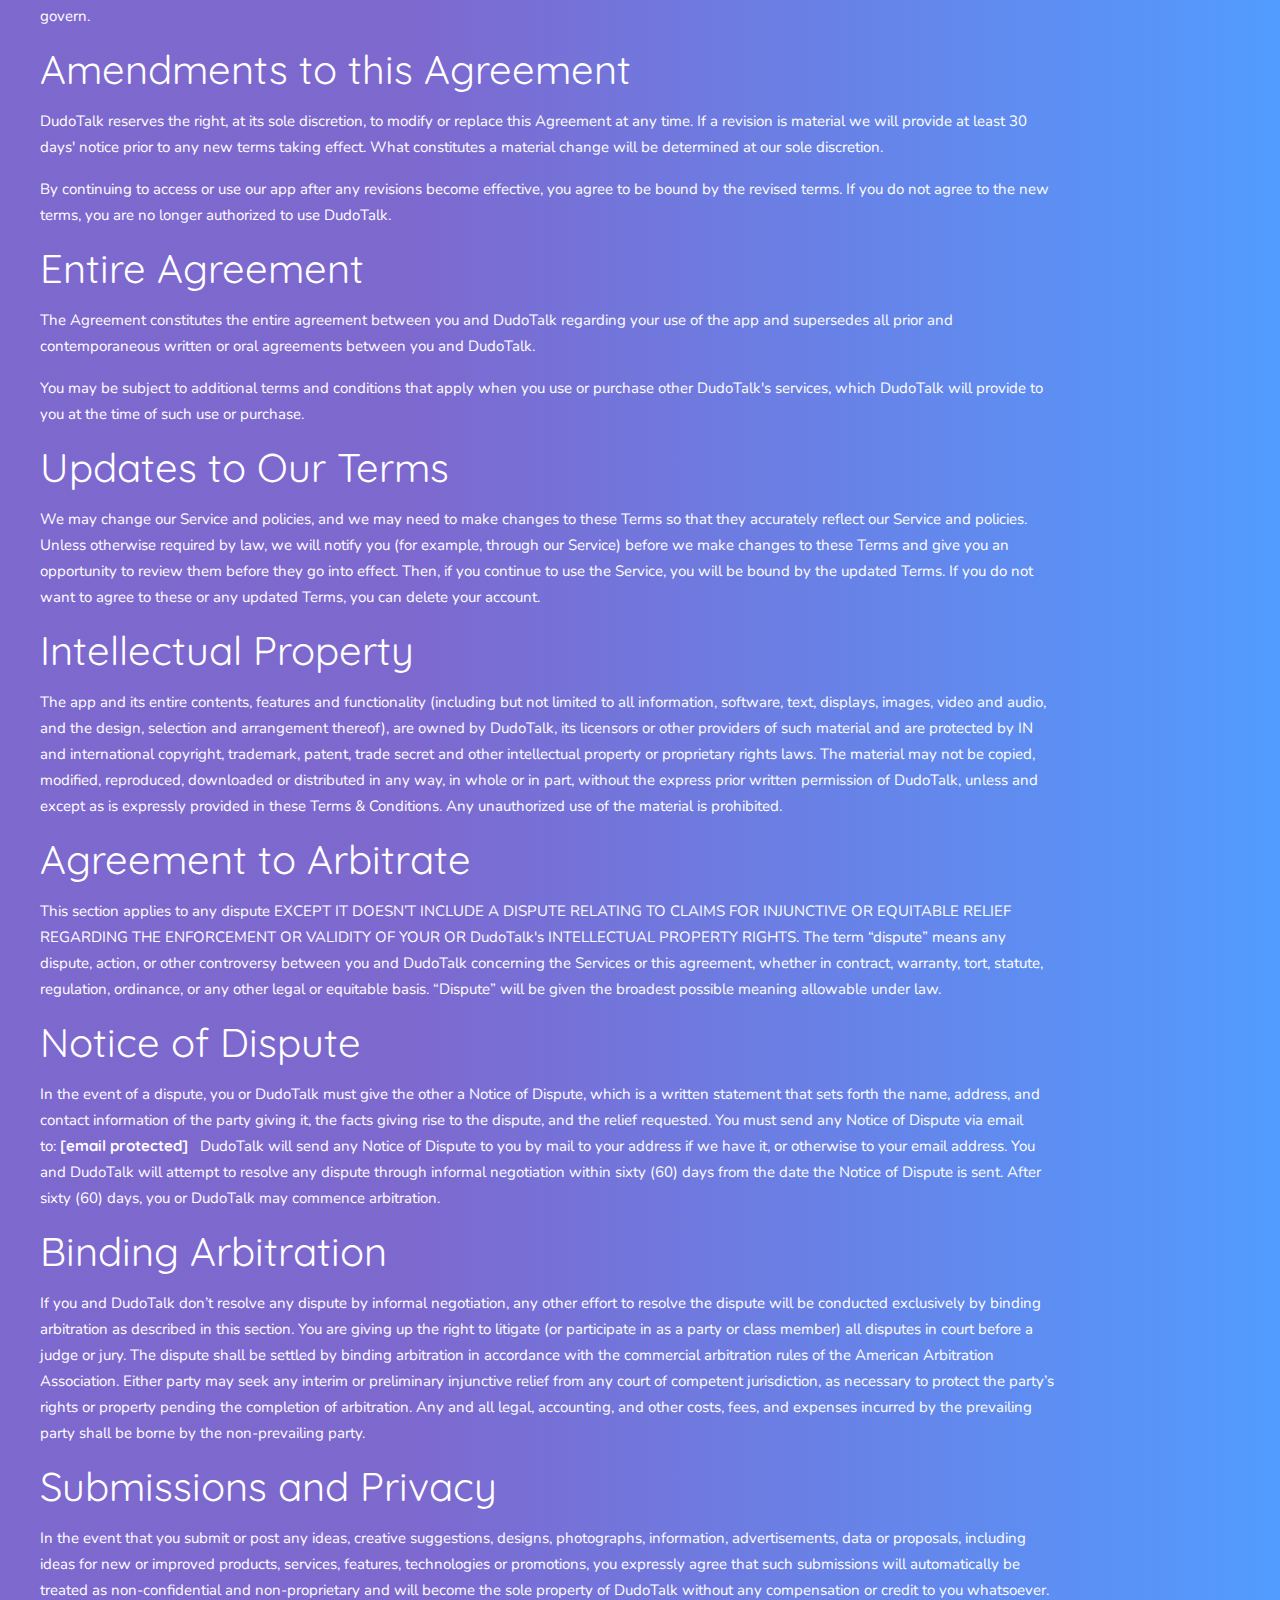
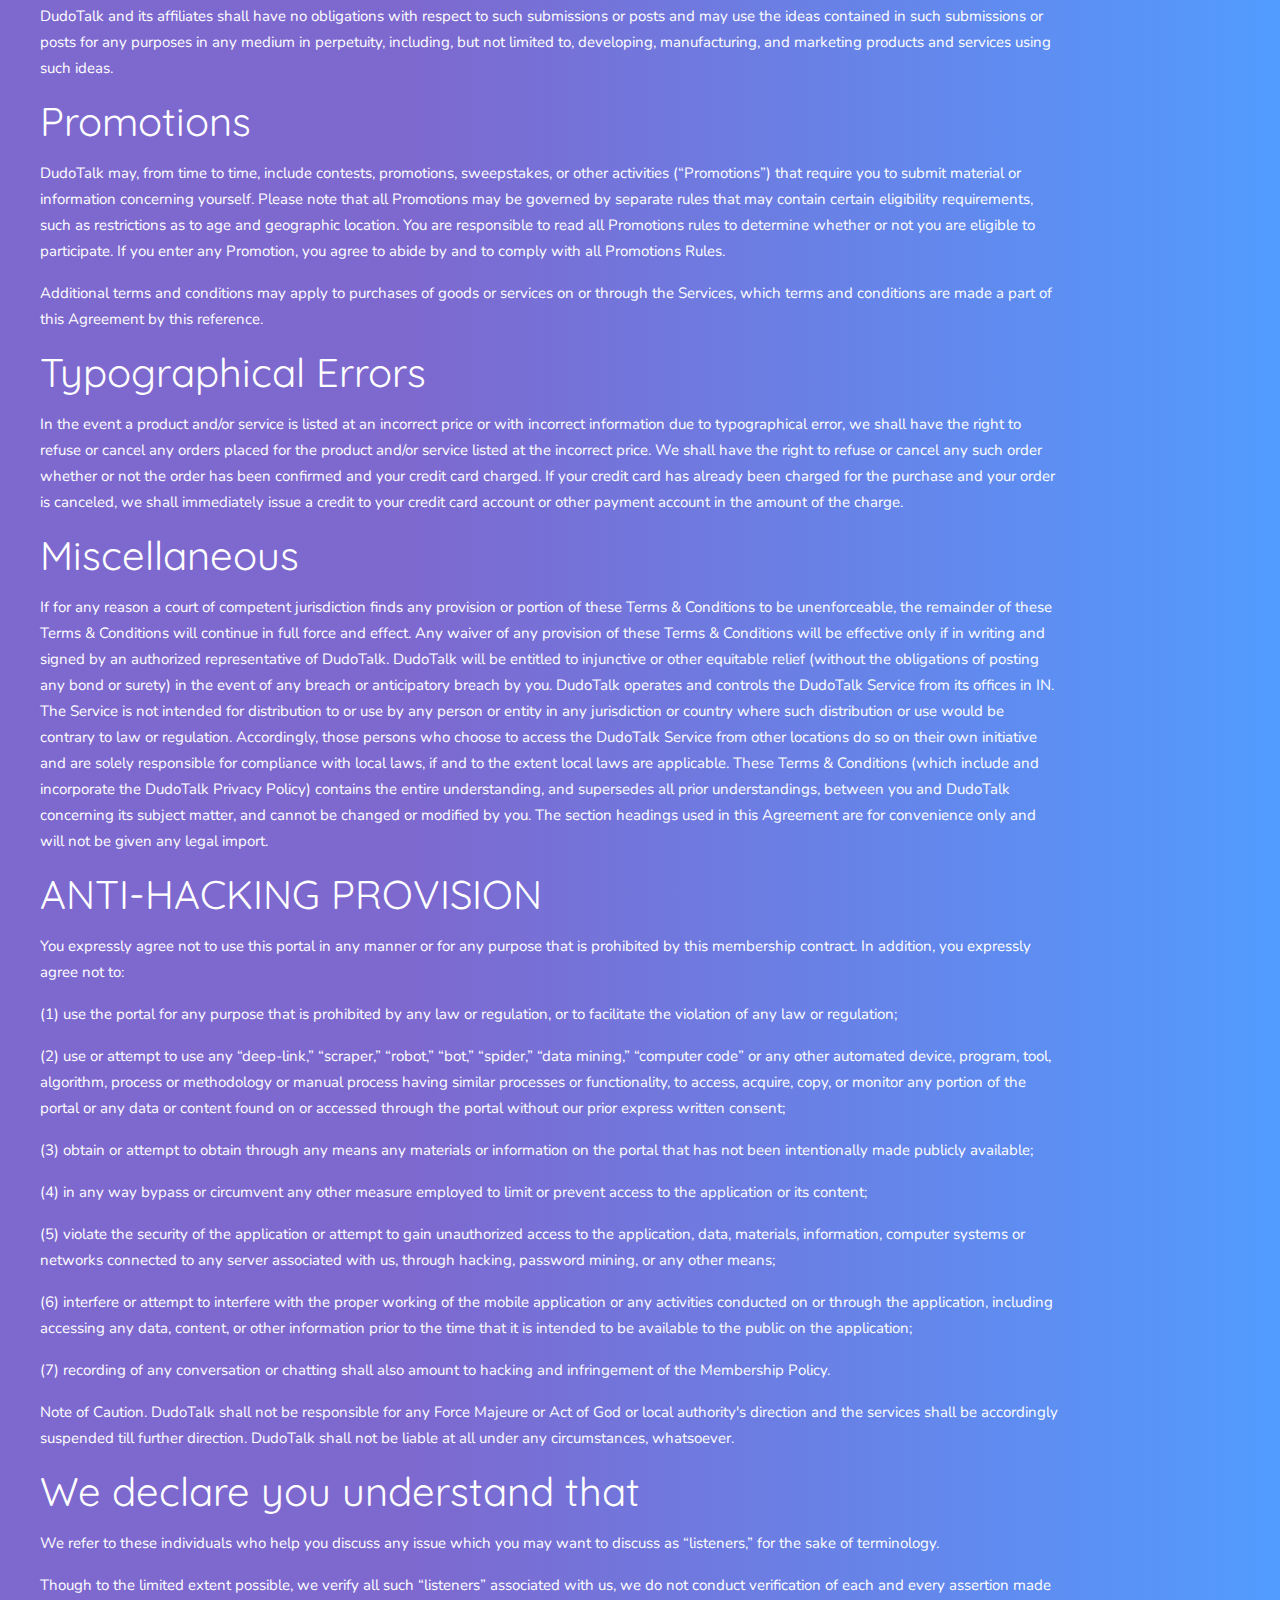
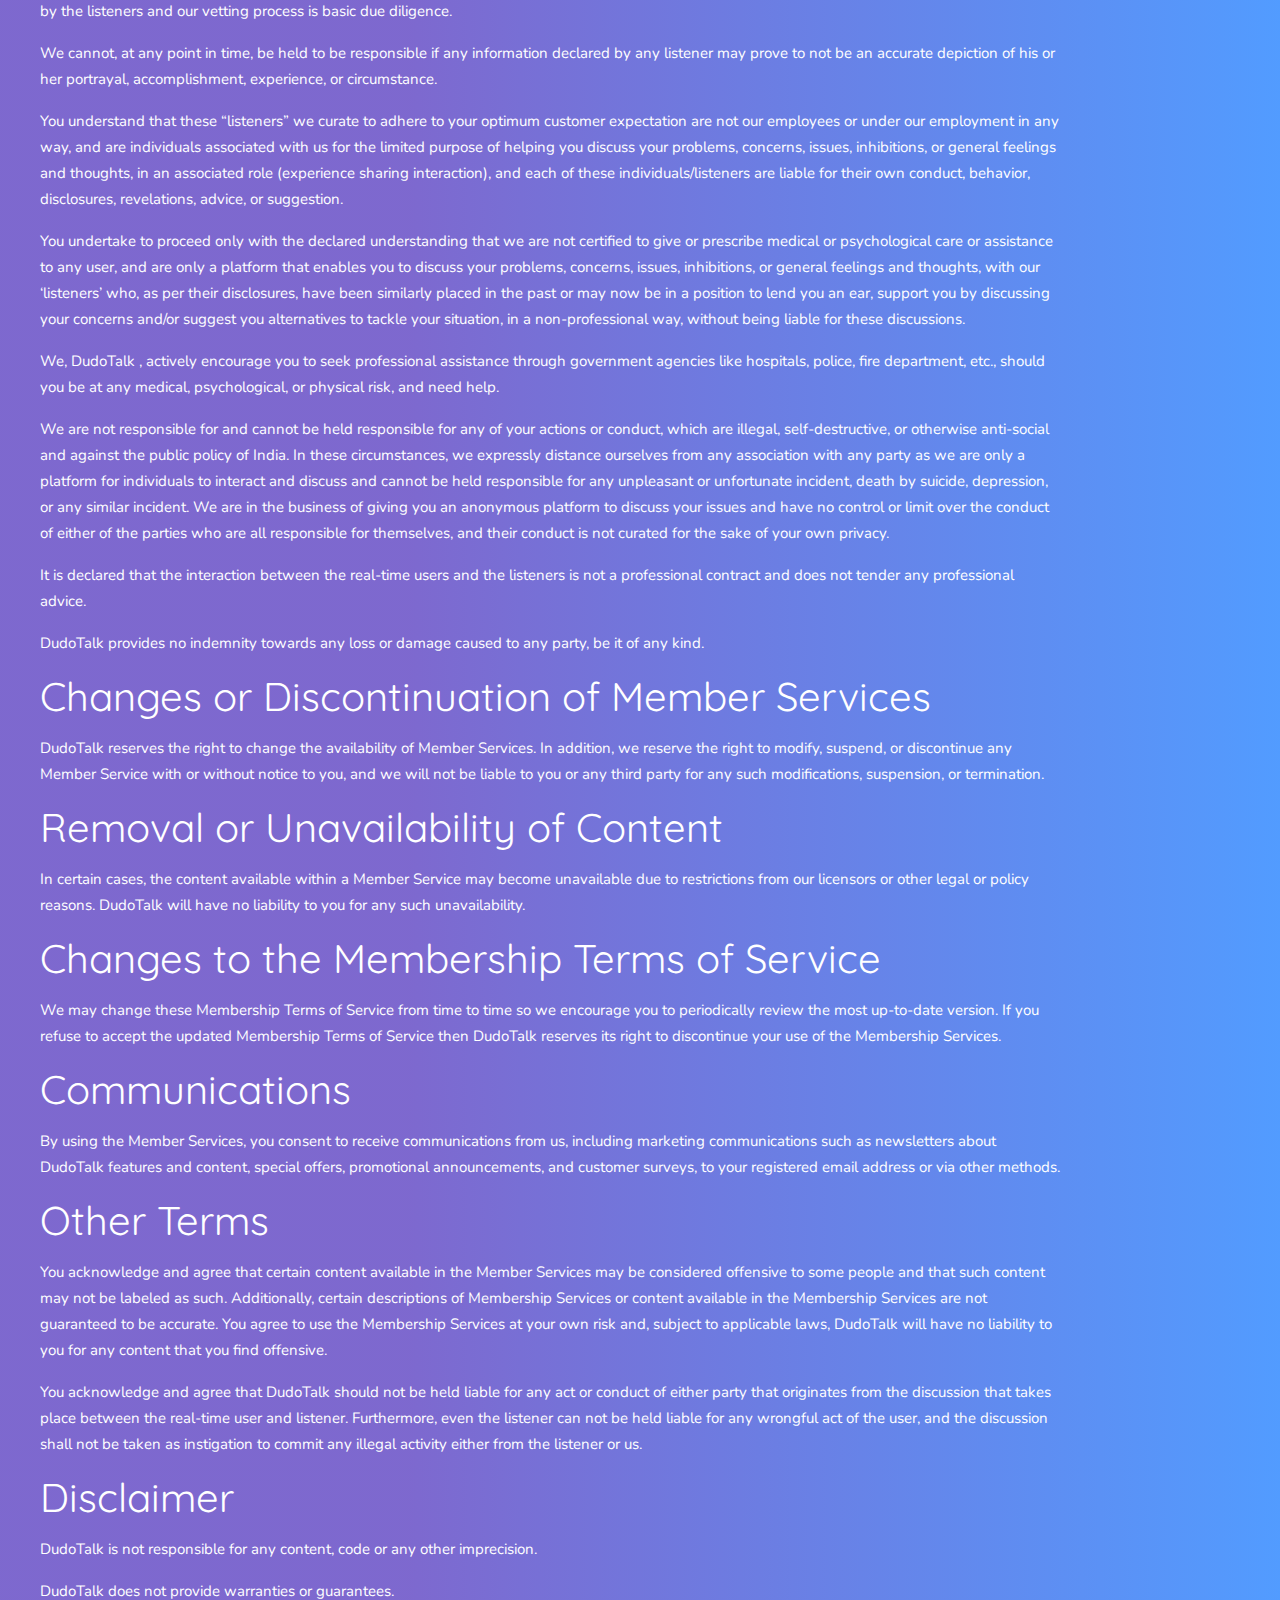
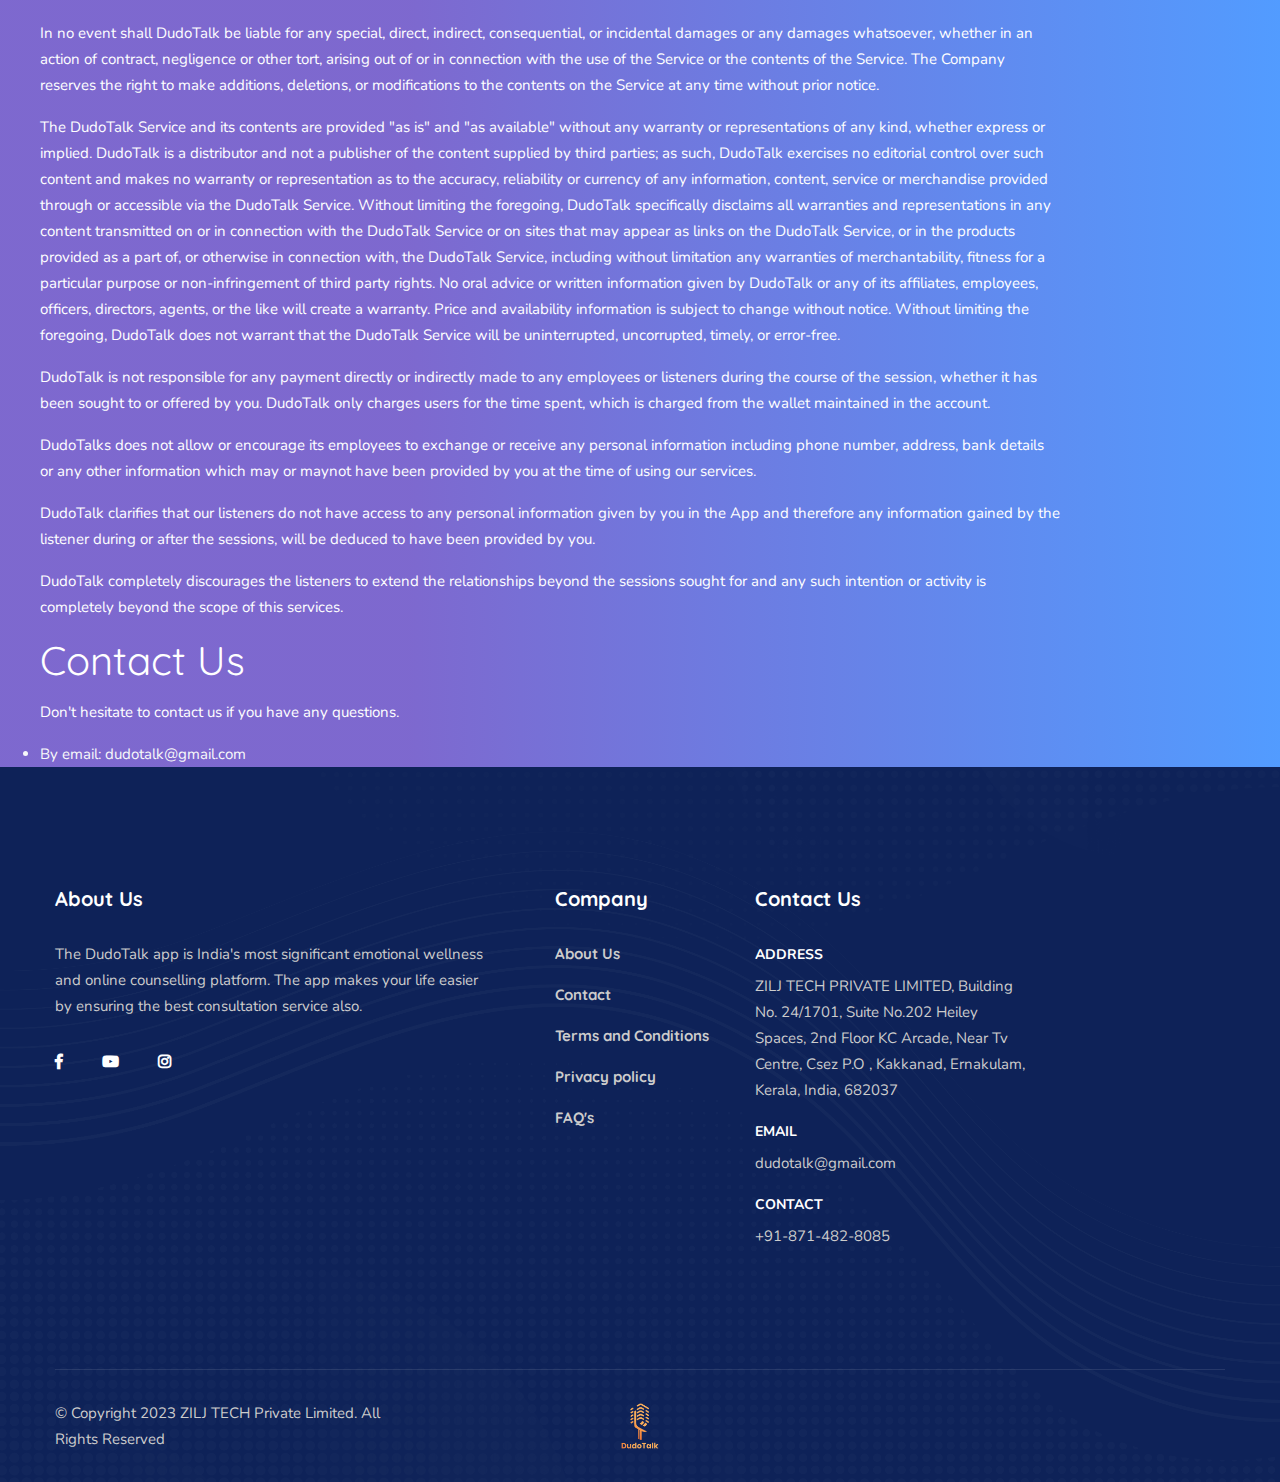
<file: terms.html>
<!DOCTYPE html>
<html lang="en">

<head>
    <!-- ========== Meta Tags ========== -->
    <meta charset="utf-8">
    <meta http-equiv="X-UA-Compatible" content="IE=edge">
    <meta name="viewport" content="width=device-width, initial-scale=1">
    <meta name="description" content="DudoTalk makes your life again easier by ensuring the best consultation. If you wish to consult graduates, singers, dancers, fashion designers, doctors, advocates, charted accountants, etc., the service is available just a click apart in the DudoTalk.">

    <!-- ========== Page Title ========== -->
    <title>DudoTalk - Consult for solution</title>

    <!-- ========== Favicon Icon ========== -->
    <link rel="shortcut icon" href="assets/img/icondudo_new.png" type="image/x-icon">

    <!-- ========== Start Stylesheet ========== -->
    <link href="assets/css/bootstrap.min.css" rel="stylesheet" />
    <link href="assets/css/font-awesome.min.css" rel="stylesheet" />
    <link href="assets/css/themify-icons.css" rel="stylesheet" />
    <link href="assets/css/flaticon-set.css" rel="stylesheet" />
    <link href="assets/css/elegant-icons.css" rel="stylesheet" />
    <link href="assets/css/magnific-popup.css" rel="stylesheet" />
    <link href="assets/css/owl.carousel.min.css" rel="stylesheet" />
    <link href="assets/css/owl.theme.default.min.css" rel="stylesheet" />
    <link href="assets/css/animate.css" rel="stylesheet" />
    <link href="assets/css/bootsnav.css" rel="stylesheet" />
    <link href="style.css" rel="stylesheet">
    <link href="assets/css/responsive.css" rel="stylesheet" />
    <!-- ========== End Stylesheet ========== -->


</head>

<body class="blue">

    <!-- Preloader Start -->
    <div id="site-preloader" class="site-preloader">
        <div class="loader-wrap">
            <div class="ring">
                <span></span>
            </div>
            <h2>  </h2>
        </div>
    </div>
    <!-- Preloader Ends -->

    <!-- Header 
    ============================================= -->
    <header id="home">

        <!-- Start Navigation -->
        <nav class="navbar navbar-default navbar-fixed white no-background bootsnav">

            <!-- Start Top Search -->
            <div class="top-search">
                <div class="container">
                    <div class="input-group">
                        <span class="input-group-addon"><i class="fa fa-search"></i></span>
                        <input type="text" class="form-control" placeholder="Search">
                        <span class="input-group-addon close-search"><i class="fa fa-times"></i></span>
                    </div>
                </div>
            </div>
            <!-- End Top Search -->

            <div class="container-full">

                <!-- Start Atribute Navigation -->
                <div class="attr-nav">
                    <ul>
                        <li class="menu"><a
                                href="https://play.google.com/store/apps/details?id=com.ziljtech.dudotalk"><i
                                    class="fal fa-download"></i> Download Now</a></li>
                    </ul>
                </div>
                <!-- End Atribute Navigation -->

                <!-- Start Header Navigation -->
                <div class="navbar-header">
                    <button type="button" class="navbar-toggle" data-toggle="collapse" data-target="#navbar-menu">
                        <i class="fa fa-bars"></i>
                    </button>
                    <a class="navbar-brand" href="index.html">
                        <img src="assets/img/icondudo_new.png" class="logo logo-display" alt="Logo">
                        <img src="assets/img/icondudo_new.png" class="logo logo-scrolled" alt="Logo">
                    </a>
                </div>
                <!-- End Header Navigation -->

                <!-- Collect the nav links, forms, and other content for toggling -->
                <div class="collapse navbar-collapse" id="navbar-menu">
                    <ul class="nav navbar-nav navbar-right" data-in="fadeInDown" data-out="fadeOutUp">
                        <li><a href="index.html">Home</a></li>
                        <li><a href="aboutus.html">About Us</a></li>
                        <li><a href="contactus.html">Contact</a></li>
                        <li><a href="privacy.html">Privacy Policy</a></li>
                        <li><a href="terms.html">Terms & Conditions</a></li>
                        <li><a href="faq.html">FAQ's</a></li>
                    </ul>
                </div><!-- /.navbar-collapse -->
            </div>

        </nav>
        <!-- End Navigation -->

    </header>
    <!-- End Header -->

    <!-- Start Banner 
    ============================================= -->
    <div class="banner-area auto-height text-light shadow theme-hard bg-cover app-banner">
        <div class="item">
            <div class="box-table">
                <div class="box-cell">
                    <!-- Shape -->

                    <!-- End Shape -->
                    <div class="container">
                        <div class="banner-items">
                            <div class="row align-self-start">

                                <div class="content">
                                    <p class="wow fadeInUp" data-wow-delay="400ms">



                                    </p>
                                    <h2 class="wow fadeInDown"> <br>
                                    </h2>
                                    <h2 class="wow fadeInDown">Terms & Conditions. <br>
                                    </h2>
                                    <p class="wow fadeInUp" data-wow-delay="400ms">

                                    </p>
                                    <h1>General Terms</h1>
                                    <p>By accessing and placing an order with DudoTalk, you confirm that you are in agreement with and bound by the terms of service contained in the Terms & Conditions outlined below. These terms apply to the entire website and any email or other type of communication between you and DudoTalk.</p>
                                    <p>Under no circumstances shall DudoTalk team be liable for any direct, indirect, special, incidental or consequential damages, including, but not limited to, loss of data or profit, arising out of the use, or the inability to use, the materials on this site, even if DudoTalk team or an authorized representative has been advised of the possibility of such damages. If your use of materials from this site results in the need for servicing, repair or correction of equipment or data, you assume any costs thereof.</p>
                                    <p>DudoTalk will not be responsible for any outcome that may occur during the course of usage of our resources. We reserve the rights to change prices and revise the resources usage policy in any moment.</p>
                                    
                                    <h1>License</h1>
                                    <p>DudoTalk grants you a revocable, non-exclusive, non-transferable, limited license to download, install and use the app strictly in accordance with the terms of this Agreement.</p>
                                    <p>These Terms & Conditions are a contract between you and DudoTalk (referred to in these Terms & Conditions as "DudoTalk", "us", "we" or "our"), the provider of the DudoTalk website and the services accessible from the DudoTalk website (which are collectively referred to in these Terms & Conditions as the "DudoTalk Service").</p>
                                    <p>You are agreeing to be bound by these Terms & Conditions. If you do not agree to these Terms & Conditions, please do not use the DudoTalk Service. In these Terms & Conditions, "you" refers both to you as an individual and to the entity you represent. If you violate any of these Terms & Conditions, we reserve the right to cancel your account or block access to your account without notice.</p>
                                    
                                    <h1>Definitions and key terms</h1>
                                    <p>To help explain things as clearly as possible in this Terms & Conditions, every time any of these terms are referenced, are strictly defined as:</p>
                                     <ul>
                                       <li>Cookie: small amount of data generated by a website and saved by your web browser. It is used to identify your browser, provide analytics, remember information about you such as your language preference or login information.</li>
                                       <li>Company: when this policy mentions “Company,” “we,” “us,” or “our,” it refers to ZILJ TECH PRIVATE LIMITED, Building No. 24/1701, Suite No.202 Heiley Spaces, 2nd Floor
                                        KC Arcade, Near Tv Centre, Csez P.O , Kakkanad, Ernakulam, Kerala, India, 682037. that is responsible for your information under this Terms & Conditions.</li>
                                       <li>Country: where DudoTalk or the owners/founders of DudoTalk are based, in this case is IN</li>
                                       <li>Device: any internet connected device such as a phone, tablet, computer or any other device that can be used to visit DudoTalk and use the services.</li>
                                       <li>Service: refers to the service provided by DudoTalk as described in the relative terms (if available) and on this platform.</li>
                                       <li>Third-party service: refers to advertisers, contest sponsors, promotional and marketing partners, and others who provide our content or whose products or services we think may interest you.</li>
                                       <li>Website: DudoTalk's site, which can be accessed via this URL: </li>
                                       <li>You: a person or entity that is registered with DudoTalk to use the Services.</li>
                                     </ul>
                                    
                                    <h1>Restrictions</h1>
                                    <p>You agree not to, and you will not permit others to:</p>
                                    <ul>
                                    <li>License, sell, rent, lease, assign, distribute, transmit, host, outsource, disclose or otherwise commercially exploit the app or make the platform available to any third party.</li>
                                    <li>Modify, make derivative works of, disassemble, decrypt, reverse compile or reverse engineer any part of the app.</li>
                                    <li>Remove, alter or obscure any proprietary notice (including any notice of copyright or trademark) of DudoTalk or its affiliates, partners, suppliers or the licensors of the app.</li>
                                    </ul>
                                  
                                    <h1>Cancellation Policy</h1>
                                 
                                      <p>Cancellation Requests:</p>
  
    <ul>
    <li>Customers can request a cancellation of the service by contacting our customer support team.</li>
     <li>Cancellation requests must be made within a specified timeframe.</li>
  </ul>  
        
    <p>Cancellation Timeframe:</p>
  
    <ul>
    <li>Customers must cancel the service at least 3 hours before the scheduled start time to avoid any cancellation fees.</li>
     <li>Cancellations made within the specified timeframe may be subject to a cancellation fee.</li>
 </ul>
      <p>Cancellation Fees:</p>
  
    <ul>
    <li>Cancellation fees may apply for cancellations made outside the specified cancellation timeframe.</li>
     <li>The cancellation fee amount will be communicated to the customer at the time of booking or upon cancellation request.</li>
    </ul>  
        
        
          <p>Refunds:</p>
  
    <ul>
    <li>If a cancellation request is eligible for a refund, the refund process will be initiated promptly.</li>
     <li>Refunds, if applicable, will be issued using the original payment method.</li>
   </ul> 
        
   <h1>Retrun Policy</h1>
   <p>Returns are not typically applicable for consultation services due to the nature of the service provided. However, the service provider may consider exceptions under certain circumstances, such as dissatisfaction with the consultation</p>
   <li>Return Request:</li>
    
   <ul>
    <li>Customers seeking a return for consultation services must contact the customer support team or the designated return department within a specified timeframe of 24 hours. The request should include relevant details, such as the reason for the return and any supporting documentation.</li>
  </ul>
  <li>Service Evaluation:</li>
    
  <ul>
   <li>The service provider will assess the request and evaluate its eligibility for a return. If approved, the service provider may consider offering an additional consultation session or other appropriate remedies rather than a traditional return.</li>
 </ul>

                                    
                                        <h1>Refund Policy</h1>
    <ul>
    <li>Refund Eligibility: Customers may be eligible for a refund of their service fees under the following circumstances:</li>
        <ul>
            <li>a. Dissatisfaction: If the customer is unsatisfied with the service provided and notifies the service provider within a specified timeframe.</li>
        <li>b. Service Failure: If the service fails to meet the agreed-upon specifications or does not function as intended.</li>
        <li>c. Non-Delivery: If the service is not delivered within the promised timeframe or is not provided at all.</li>
        </ul>
    <li>Notification and Request: To initiate the refund process, customers must contact the service provider's customer support or designated refund department. The request should include relevant details, such as the reason for the refund, the service details, and any supporting documentation.

</li>
    <li>Refund Evaluation Period: Once the refund request is received, the service provider will review the request and assess its eligibility. This evaluation period may vary depending on the complexity of the service and the provider's internal procedures.</li>
    <li>Refund Determination: After evaluating the refund request, the service provider will determine whether a refund is applicable. If the refund is approved, the provider will notify the customer and initiate the refund process.</li>
     <li>Refund Method: The refund will typically be issued through the same payment method used for the original transaction, unless otherwise specified by the customer or if technical limitations exist. The time it takes for the refunded amount to be credited may vary depending on the payment processor and financial institution.</li>
         </ul>
                                    
                                    
                                    
                                    <h1>Shipping & Delivery Policy</h1>
                                    <p>Shipping is not applicable for business..</p>
                                
                                    <h1>Your Suggestions</h1>
                                    <p>Any feedback, comments, ideas, improvements or suggestions (collectively, "Suggestions") provided by you to DudoTalk with respect to the app shall remain the sole and exclusive property of DudoTalk.</p>
                                    <p>DudoTalk shall be free to use, copy, modify, publish, or redistribute the Suggestions for any purpose and in any way without any credit or any compensation to you.</p>
                                    
                                 
                                    
                                    <h1>Your Consent</h1>
                                    <p>We've updated our Terms & Conditions to provide you with complete transparency into what is being set when you visit our site and how it's being used. By using our app, registering an account, or making a purchase, you hereby consent to our Terms & Conditions.</p>
                                    
                                    <h1>Links to Other Websites</h1>
                                    <p>This Terms & Conditions applies only to the Services. The Services may contain links to other websites not operated or controlled by DudoTalk. We are not responsible for the content, accuracy or opinions expressed in such websites, and such websites are not investigated, monitored or checked for accuracy or completeness by us. Please remember that when you use a link to go from the Services to another website, our Terms & Conditions are no longer in effect. Your browsing and interaction on any other website, including those that have a link on our platform, is subject to that website’s own rules and policies. Such third parties may use their own cookies or other methods to collect information about you.</p>
                                    
                                    <h1>Cookies</h1>
                                    <p>DudoTalk uses "Cookies" to identify the areas of our website that you have visited. A Cookie is a small piece of data stored on your computer or mobile device by your web browser. We use Cookies to enhance the performance and functionality of our app but are non-essential to their use. However, without these cookies, certain functionality like videos may become unavailable or you would be required to enter your login details every time you visit the app as we would not be able to remember that you had logged in previously. Most web browsers can be set to disable the use of Cookies. However, if you disable Cookies, you may not be able to access functionality on our website correctly or at all. We never place Personally Identifiable Information in Cookies.</p>
                                    
                                    <h1>Changes To Our Terms & Conditions</h1>
                                    <p>You acknowledge and agree that <?=DudoTalk;?> may stop (permanently or temporarily) providing the Service (or any features within the Service) to you or to users generally at <?=DudoTalk;?>’s sole discretion, without prior notice to you. You may stop using the Service at any time. You do not need to specifically inform <?=DudoTalk;?> when you stop using the Service. You acknowledge and agree that if <?=DudoTalk;?> disables access to your account, you may be prevented from accessing the Service, your account details or any files or other materials which is contained in your account.</p>
                                    <p>If we decide to change our Terms & Conditions, we will post those changes on this page, and/or update the Terms & Conditions modification date below.</p>
                                    
                                    <h1>Modifications to Our app</h1>
                                    <p>DudoTalk reserves the right to modify, suspend or discontinue, temporarily or permanently, the app
                                    or any service to which it connects, with or without notice and without liability to you.</p>
                                    
                                    <h1>Updates to Our app</h1>
                                    <p>DudoTalk may from time to time provide enhancements or improvements to the features/ functionality of the app, which may include patches, bug fixes, updates, upgrades and other modifications ("Updates").</p>
                                    <p>Updates may modify or delete certain features and/or functionalities of the app. You agree that DudoTalk has no obligation to (i) provide any Updates, or (ii) continue to provide or enable any particular features and/or functionalities of the app to you.</p>
                                    <p>You further agree that all Updates will be (i) deemed to constitute an integral part of the app, and (ii) subject to the terms and conditions of this Agreement.</p>
                                    
                                    <h1>Third-Party Services</h1>
                                    <p>We may display, include or make available third-party content (including data, information, applications and other products services) or provide links to third-party websites or services ("Third- Party Services").</p>
                                    <p>You acknowledge and agree that DudoTalk shall not be responsible for any Third-Party Services, including their accuracy, completeness, timeliness, validity, copyright compliance, legality, decency, quality or any other aspect thereof. DudoTalk does not assume and shall not have any liability or responsibility to you or any other person or entity for any Third-Party Services.</p>
                                    <p>Third-Party Services and links thereto are provided solely as a convenience to you and you access and use them entirely at your own risk and subject to such third parties' terms and conditions.</p>
                                    
                                    <h1>Term and Termination</h1>
                                    <p>This Agreement shall remain in effect until terminated by you or DudoTalk.</p>
                                    <p>DudoTalk may, in its sole discretion, at any time and for any or no reason, suspend or terminate this Agreement with or without prior notice.</p>
                                    <p>This Agreement will terminate immediately, without prior notice from DudoTalk, in the event that you fail to comply with any provision of this Agreement. You may also terminate this Agreement by deleting the app and all copies thereof from your computer.</p>
                                    <p>Upon termination of this Agreement, you shall cease all use of the app and delete all copies of the app from your computer.</p>
                                    <p>Termination of this Agreement will not limit any of DudoTalk's rights or remedies at law or in equity in case of breach by you (during the term of this Agreement) of any of your obligations under the present Agreement.</p>
                                    
                                    <h1>Copyright Infringement Notice</h1>
                                    <p>If you are a copyright owner or such owner’s agent and believe any material on our app constitutes an infringement on your copyright, please contact us setting forth the following information: (a) a physical or electronic signature of the copyright owner or a person authorized to act on his behalf; (b) identification of the material that is claimed to be infringing; (c) your contact information, including your address, telephone number, and an email; (d) a statement by you that you have a good faith belief that use of the material is not authorized by the copyright owners; and (e) the a statement that the information in the notification is accurate, and, under penalty of perjury you are authorized to act on behalf of the owner.</p>
                                    
                                    <h1>Indemnification</h1>
                                    <p>You agree to indemnify and hold DudoTalk and its parents, subsidiaries, affiliates, officers, employees, agents, partners and licensors (if any) harmless from any claim or demand, including reasonable attorneys' fees, due to or arising out of your: (a) use of the app; (b) violation of this Agreement or any law or regulation; or (c) violation of any right of a third party.</p>
                                    
                                    <h1>No Warranties</h1>
                                    <p>The app is provided to you "AS IS" and "AS AVAILABLE" and with all faults and defects without warranty of any kind. To the maximum extent permitted under applicable law, DudoTalk, on its own behalf and on behalf of its affiliates and its and their respective licensors and service providers, expressly disclaims all warranties, whether express, implied, statutory or otherwise, with respect to the app, including all implied warranties of merchantability, fitness for a particular purpose, title and non-infringement, and warranties that may arise out of course of dealing, course of performance, usage or trade practice. Without limitation to the foregoing, DudoTalk provides no warranty or undertaking, and makes no representation of any kind that the app will meet your requirements, achieve any intended results, be compatible or work with any other software, , systems or services, operate without interruption, meet any performance or reliability standards or be error free or that any errors or defects can or will be corrected.</p>
                                    <p>Without limiting the foregoing, neither DudoTalk nor any DudoTalk's provider makes any representation or warranty of any kind, express or implied: (i) as to the operation or availability of the app, or the information, content, and materials or products included thereon; (ii) that the app will be uninterrupted or error-free; (iii) as to the accuracy, reliability, or currency of any information or content provided through the app; or (iv) that the app, its servers, the content, or e-mails sent from or on behalf of DudoTalk are free of viruses, scripts, trojan horses, worms, malware, timebombs or other harmful components.</p>
                                    <p>Some jurisdictions do not allow the exclusion of or limitations on implied warranties or the limitations on the applicable statutory rights of a consumer, so some or all of the above exclusions and limitations may not apply to you.</p>
                                    
                                    <h1>Limitation of Liability</h1>
                                    <p>Notwithstanding any damages that you might incur, the entire liability of DudoTalk and any of its suppliers under any provision of this Agreement and your exclusive remedy for all of the foregoing shall be limited to the amount actually paid by you for the app.</p>
                                    <p>To the maximum extent permitted by applicable law, in no event shall DudoTalk or its suppliers be liable for any special, incidental, indirect, or consequential damages whatsoever (including, but not limited to, damages for loss of profits, for loss of data or other information, for business interruption, for personal injury, for loss of privacy arising out of or in any way related to the use of or inability to use the app, third-party software and/or third-party hardware used with the app, or otherwise in connection with any provision of this Agreement), even if DudoTalk or any supplier has been advised of the possibility of such damages and even if the remedy fails of its essential purpose.</p>
                                    <p>Some states/jurisdictions do not allow the exclusion or limitation of incidental or consequential damages, so the above limitation or exclusion may not apply to you.</p>
                                    
                                    <h1>Severability</h1>
                                    <p>If any provision of this Agreement is held to be unenforceable or invalid, such provision will be changed and interpreted to accomplish the objectives of such provision to the greatest extent possible under applicable law and the remaining provisions will continue in full force and effect.</p>
                                    <p>This Agreement, together with the Privacy Policy and any other legal notices published by DudoTalk on the Services, shall constitute the entire agreement between you and DudoTalk concerning the Services. If any provision of this Agreement is deemed invalid by a court of competent jurisdiction, the invalidity of such provision shall not affect the validity of the remaining provisions of this Agreement, which shall remain in full force and effect. No waiver of any term of this Agreement shall be deemed a further or continuing waiver of such term or any other term, and DudoTalk's failure to assert any right or provision under this Agreement shall not constitute a waiver of such right or provision. YOU AND DudoTalk AGREE THAT ANY CAUSE OF ACTION ARISING OUT OF OR RELATED TO THE SERVICES MUST COMMENCE WITHIN ONE (1) YEAR AFTER THE CAUSE OF ACTION ACCRUES. OTHERWISE, SUCH CAUSE OF ACTION IS PERMANENTLY BARRED.</p>
                                    
                                    <h1>Waiver</h1>
                                    <p>Except as provided herein, the failure to exercise a right or to require performance of an obligation under this Agreement shall not effect a party's ability to exercise such right or require such performance at any time thereafter nor shall be the waiver of a breach constitute waiver of any subsequent breach.</p>
                                    <p>o failure to exercise, and no delay in exercising, on the part of either party, any right or any power under this Agreement shall operate as a waiver of that right or power. Nor shall any single or partial exercise of any right or power under this Agreement preclude further exercise of that or any other right granted herein. In the event of a conflict between this Agreement and any applicable purchase or other terms, the terms of this Agreement shall govern.</p>
                                    
                                    <h1>Amendments to this Agreement</h1>
                                    <p>DudoTalk reserves the right, at its sole discretion, to modify or replace this Agreement at any time. If a revision is material we will provide at least 30 days' notice prior to any new terms taking effect. What constitutes a material change will be determined at our sole discretion.</p>
                                    <p>By continuing to access or use our app after any revisions become effective, you agree to be bound by the revised terms. If you do not agree to the new terms, you are no longer authorized to use DudoTalk.</p>
                                    
                                    <h1>Entire Agreement</h1>
                                    <p>The Agreement constitutes the entire agreement between you and DudoTalk regarding your use of the app and supersedes all prior and contemporaneous written or oral agreements between you and DudoTalk.</p>
                                    <p>You may be subject to additional terms and conditions that apply when you use or purchase other DudoTalk's  services, which DudoTalk will provide to you at the time of such use or purchase.</p>
                                    
                                    <h1>Updates to Our Terms</h1>
                                    <p>We may change our Service and policies, and we may need to make changes to these Terms so that they accurately reflect our Service and policies. Unless otherwise required by law, we will notify you (for example, through our Service) before we make changes to these Terms and give you an opportunity to review them before they go into effect. Then, if you continue to use the Service, you will be bound by the updated Terms. If you do not want to agree to these or any updated Terms, you can delete your account.</p>
                                    
                                    <h1>Intellectual Property</h1>
                                    <p>The app and its entire contents, features and functionality (including but not limited to all information, software, text, displays, images, video and audio, and the design, selection and arrangement thereof), are owned by DudoTalk, its licensors or other providers of such material and are protected by IN and international copyright, trademark, patent, trade secret and other intellectual property or proprietary rights laws. The material may not be copied, modified, reproduced, downloaded or distributed in any way, in whole or in part, without the express prior written permission of DudoTalk, unless and except as is expressly provided in these Terms & Conditions. Any unauthorized use of the material is prohibited.</p>
                                    
                                    <h1>Agreement to Arbitrate</h1>
                                    <p>This section applies to any dispute EXCEPT IT DOESN’T INCLUDE A DISPUTE RELATING TO CLAIMS FOR INJUNCTIVE OR EQUITABLE RELIEF REGARDING THE ENFORCEMENT OR VALIDITY OF YOUR OR DudoTalk's INTELLECTUAL PROPERTY RIGHTS. The term “dispute” means any dispute, action, or other controversy between you and DudoTalk concerning the Services or this agreement, whether in contract, warranty, tort, statute, regulation, ordinance, or any other legal or equitable basis. “Dispute” will be given the broadest possible meaning allowable under law.</p>
                                    
                                    <h1>Notice of Dispute</h1>
                                    <p>In the event of a dispute, you or DudoTalk must give the other a Notice of Dispute, which is a written statement that sets forth the name, address, and contact information of the party giving it, the facts giving rise to the dispute, and the relief requested. You must send any Notice of Dispute via email to: <a href="/cdn-cgi/l/email-protection" class="__cf_email__" data-cfemail="e88c9d8c879c898483a88f85898184c68b8785c6">[email&#160;protected]</a> DudoTalk will send any Notice of Dispute to you by mail to your address if we have it, or otherwise to your email address. You and DudoTalk will attempt to resolve any dispute through informal negotiation within sixty (60) days from the date the Notice of Dispute is sent. After sixty (60) days, you or DudoTalk may commence arbitration.</p>
                                    
                                    <h1>Binding Arbitration</h1>
                                    <p>If you and DudoTalk don’t resolve any dispute by informal negotiation, any other effort to resolve the dispute will be conducted exclusively by binding arbitration as described in this section. You are giving up the right to litigate (or participate in as a party or class member) all disputes in court before a judge or jury. The dispute shall be settled by binding arbitration in accordance with the commercial arbitration rules of the American Arbitration Association. Either party may seek any interim or preliminary injunctive relief from any court of competent jurisdiction, as necessary to protect the party’s rights or property pending the completion of arbitration. Any and all legal, accounting, and other costs, fees, and expenses incurred by the prevailing party shall be borne by the non-prevailing party.</p>
                                    
                                    <h1>Submissions and Privacy</h1>
                                    <p>In the event that you submit or post any ideas, creative suggestions, designs, photographs, information, advertisements, data or proposals, including ideas for new or improved products, services, features, technologies or promotions, you expressly agree that such submissions will automatically be treated as non-confidential and non-proprietary and will become the sole property of DudoTalk without any compensation or credit to you whatsoever. DudoTalk and its affiliates shall have no obligations with respect to such submissions or posts and may use the ideas contained in such submissions or posts for any purposes in any medium in perpetuity, including, but not limited to, developing, manufacturing, and marketing products and services using such ideas.</p>
                                    
                                    <h1>Promotions</h1>
                                    <p>DudoTalk may, from time to time, include contests, promotions, sweepstakes, or other activities (“Promotions”) that require you to submit material or information concerning yourself. Please note that all Promotions may be governed by separate rules that may contain certain eligibility requirements, such as restrictions as to age and geographic location. You are responsible to read all Promotions rules to determine whether or not you are eligible to participate. If you enter any Promotion, you agree to abide by and to comply with all Promotions Rules.</p>
                                    <p>Additional terms and conditions may apply to purchases of goods or services on or through the Services, which terms and conditions are made a part of this Agreement by this reference.</p>
                                    
                                    <h1>Typographical Errors</h1>
                                    <p>In the event a product and/or service is listed at an incorrect price or with incorrect information due to typographical error, we shall have the right to refuse or cancel any orders placed for the product and/or service listed at the incorrect price. We shall have the right to refuse or cancel any such order whether or not the order has been confirmed and your credit card charged. If your credit card has already been charged for the purchase and your order is canceled, we shall immediately issue a credit to your credit card account or other payment account in the amount of the charge.</p>
                                    
                                    <h1>Miscellaneous</h1>
                                    <p>If for any reason a court of competent jurisdiction finds any provision or portion of these Terms & Conditions to be unenforceable, the remainder of these Terms & Conditions will continue in full force and effect. Any waiver of any provision of these Terms & Conditions will be effective only if in writing and signed by an authorized representative of DudoTalk. DudoTalk will be entitled to injunctive or other equitable relief (without the obligations of posting any bond or surety) in the event of any breach or anticipatory breach by you. DudoTalk operates and controls the DudoTalk Service from its offices in IN. The Service is not intended for distribution to or use by any person or entity in any jurisdiction or country where such distribution or use would be contrary to law or regulation. Accordingly, those persons who choose to access the DudoTalk Service from other locations do so on their own initiative and are solely responsible for compliance with local laws, if and to the extent local laws are applicable. These Terms & Conditions (which include and incorporate the DudoTalk Privacy Policy) contains the entire understanding, and supersedes all prior understandings, between you and DudoTalk concerning its subject matter, and cannot be changed or modified by you. The section headings used in this Agreement are for convenience only and will not be given any legal import.</p>
                                    <h1>ANTI-HACKING PROVISION</h1>
                                    <p>You expressly agree not to use this portal in any manner or for any purpose that is prohibited by this membership contract. In addition, you expressly agree not to:</p>                  
                                    <p>(1) use the portal for any purpose that is prohibited by any law or regulation, or to facilitate the violation of any law or regulation;</p>
                                    <p>(2) use or attempt to use any “deep-link,” “scraper,” “robot,” “bot,” “spider,” “data mining,” “computer code” or any other automated device, program, tool, algorithm, process or methodology or manual process having similar processes or functionality, to access, acquire, copy, or monitor any portion of the portal or any data or content found on or accessed through the portal without our prior express written consent;</p>
                                    <p>(3) obtain or attempt to obtain through any means any materials or information on the portal that has not been intentionally made publicly available;</p>
                                    <p>(4) in any way bypass or circumvent any other measure employed to limit or prevent access to the application or its content;</p>
                                    <p>(5) violate the security of the application or attempt to gain unauthorized access to the application, data, materials, information, computer systems or networks connected to any server associated with us, through hacking, password mining, or any other means;</p>
                                    <p>(6) interfere or attempt to interfere with the proper working of the mobile application or any activities conducted on or through the application, including accessing any data, content, or other information prior to the time that it is intended to be available to the public on the application;</p>
                                    <p>(7) recording of any conversation or chatting shall also amount to hacking and infringement of the Membership Policy.</p>
                                    <p>Note of Caution. DudoTalk shall not be responsible for any Force Majeure or Act of God or local authority's direction and the services shall be accordingly suspended till further direction. DudoTalk shall not be liable at all under any circumstances, whatsoever.</p>
                                    

                                    <h1>We declare you understand that</h1>
                                    <p>We refer to these individuals who help you discuss any issue which you may want to discuss as “listeners,” for the sake of terminology.</p>
                                    <p>Though to the limited extent possible, we verify all such “listeners” associated with us, we do not conduct verification of each and every assertion made by the listeners and our vetting process is basic due diligence.</p>
                                    <p>We cannot, at any point in time, be held to be responsible if any information declared by any listener may prove to not be an accurate depiction of his or her portrayal, accomplishment, experience, or circumstance.</p>
                                    <p>You understand that these “listeners” we curate to adhere to your optimum customer expectation are not our employees or under our employment in any way, and are individuals associated with us for the limited purpose of helping you discuss your problems, concerns, issues, inhibitions, or general feelings and thoughts, in an associated role (experience sharing interaction), and each of these individuals/listeners are liable for their own conduct, behavior, disclosures, revelations, advice, or suggestion.</p>
                                    <p>You undertake to proceed only with the declared understanding that we are not certified to give or prescribe medical or psychological care or assistance to any user, and are only a platform that enables you to discuss your problems, concerns, issues, inhibitions, or general feelings and thoughts, with our ‘listeners’ who, as per their disclosures, have been similarly placed in the past or may now be in a position to lend you an ear, support you by discussing your concerns and/or suggest you alternatives to tackle your situation, in a non-professional way, without being liable for these discussions.</p>
                                 
                                    <p>We, DudoTalk , actively encourage you to seek professional assistance through government agencies like hospitals, police, fire department, etc., should you be at any medical, psychological, or physical risk, and need help.</p>
                                 
                                    <p>We are not responsible for and cannot be held responsible for any of your actions or conduct, which are illegal, self-destructive, or otherwise anti-social and against the public policy of India. In these circumstances, we expressly distance ourselves from any association with any party as we are only a platform for individuals to interact and discuss and cannot be held responsible for any unpleasant or unfortunate incident, death by suicide, depression, or any similar incident. We are in the business of giving you an anonymous platform to discuss your issues and have no control or limit over the conduct of either of the parties who are all responsible for themselves, and their conduct is not curated for the sake of your own privacy. </p>
                                    <p>It is declared that the interaction between the real-time users and the listeners is not a professional contract and does not tender any professional advice.                                    </p>
                                 
                                  
                                    <p>DudoTalk  provides no indemnity towards any loss or damage caused to any party, be it of any kind.                                   </p>
                                    <h1>Changes or Discontinuation of Member Services</h1>
                                    <p>DudoTalk  reserves the right to change the availability of Member Services. In addition, we reserve the right to modify, suspend, or discontinue any Member Service with or without notice to you, and we will not be liable to you or any third party for any such modifications, suspension, or termination.                                   </p>
                                    <h1>Removal or Unavailability of Content</h1>
                                    <p>In certain cases, the content available within a Member Service may become unavailable due to restrictions from our licensors or other legal or policy reasons. DudoTalk will have no liability to you for any such unavailability.                                </p>
                                 
                                    <h1>Changes to the Membership Terms of Service</h1>
                                    <p>We may change these Membership Terms of Service from time to time so we encourage you to periodically review the most up-to-date version. If you refuse to accept the updated Membership Terms of Service then DudoTalk  reserves its right to discontinue your use of the Membership Services.                                    </p>
                                    <h1>Communications</h1>
                                    <p>By using the Member Services, you consent to receive communications from us, including marketing communications such as newsletters about DudoTalk features and content, special offers, promotional announcements, and customer surveys, to your registered email address or via other methods.

                                    </p>
                                 
                                    <h1>Other Terms</h1>
                                    <p>You acknowledge and agree that certain content available in the Member Services may be considered offensive to some people and that such content may not be labeled as such. Additionally, certain descriptions of Membership Services or content available in the Membership Services are not guaranteed to be accurate. You agree to use the Membership Services at your own risk and, subject to applicable laws, DudoTalk will have no liability to you for any content that you find offensive.</p>
                                    <p>You acknowledge and agree that DudoTalk should not be held liable for any act or conduct of either party that originates from the discussion that takes place between the real-time user and listener. Furthermore, even the listener can not be held liable for any wrongful act of the user, and the discussion shall not be taken as instigation to commit any illegal activity either from the listener or us.</p>
                                    

                                    <h1>Disclaimer</h1>
                                    <p>DudoTalk is not responsible for any content, code or any other imprecision.</p>
                                    <p>DudoTalk does not provide warranties or guarantees.</p>
                                    <p>In no event shall DudoTalk be liable for any special, direct, indirect, consequential, or incidental damages or any damages whatsoever, whether in an action of contract, negligence or other tort, arising out of or in connection with the use of the Service or the contents of the Service. The Company reserves the right to make additions, deletions, or modifications to the contents on the Service at any time without prior notice.</p>
                                    <p>The DudoTalk Service and its contents are provided "as is" and "as available" without any warranty or representations of any kind, whether express or implied. DudoTalk is a distributor and not a publisher of the content supplied by third parties; as such, DudoTalk exercises no editorial control over such content and makes no warranty or representation as to the accuracy, reliability or currency of any information, content, service or merchandise provided through or accessible via the DudoTalk Service. Without limiting the foregoing, DudoTalk specifically disclaims all warranties and representations in any content transmitted on or in connection with the DudoTalk Service or on sites that may appear as links on the DudoTalk Service, or in the products provided as a part of, or otherwise in connection with, the DudoTalk Service, including without limitation any warranties of merchantability, fitness for a particular purpose or non-infringement of third party rights. No oral advice or written information given by DudoTalk or any of its affiliates, employees, officers, directors, agents, or the like will create a warranty. Price and availability information is subject to change without notice. Without limiting the foregoing, DudoTalk does not warrant that the DudoTalk Service will be uninterrupted, uncorrupted, timely, or error-free.</p>
                                    
                                    <p>DudoTalk is not responsible for any payment directly or indirectly made to any employees or listeners  during the course of the session, whether it has been sought to or offered by you. DudoTalk only charges users for the time spent, which is charged from the wallet maintained in the account.</p>
                                    <p>DudoTalks does not allow or encourage its employees to exchange or receive any personal information including phone number, address, bank details or any other information which may or maynot have been provided by you at the time of using our services.</p>
                                    <p>DudoTalk clarifies that our listeners do not have access to any personal information given by you in the App and therefore any information gained by the listener during or after the sessions, will be deduced to have been provided by you.</p>
                                    <p>DudoTalk completely discourages the listeners to extend the relationships beyond the sessions sought for and any such intention or activity is completely beyond the scope of this services.</p>



                                    <h1>Contact Us</h1>
                                    <p>Don't hesitate to contact us if you have any questions.</p>
                                    <li>By email: dudotalk@gmail.com</li>
                                









                                </div>


                            </div>
                        </div>
                    </div>
                </div>
            </div>
        </div>
    </div>
    <!-- End Banner -->




    <!-- Star Footer
    ============================================= -->
    <footer class="bg-dark text-light">
        <div class="container">
            <div class="f-items default-padding">
                <div class="row">
                    <div class="col-lg-5 col-md-6 item">
                        <div class="f-item about">
                            <h4 class="widget-title">About Us</h4>
                            <p>
                                The DudoTalk app is India's most significant emotional wellness and online counselling platform. The app makes your life easier by ensuring the best consultation service also.

                            </p>
                            <div class="social">
                                <ul>
                                    <li class="facebook">
                                        <a href="https://www.facebook.com/profile.php?id=100087975680006"><i
                                                class="fab fa-facebook-f"></i></a>
                                    </li>

                                    <li class="youtube">
                                        <a href="https://www.youtube.com/@dudotalk"><i class="fab fa-youtube"></i></a>
                                    </li>
                                    <li class="instagram">
                                        <a href="https://www.instagram.com/dudotalk/"><i
                                                class="fab fa-instagram"></i></a>
                                    </li>
                                </ul>
                            </div>
                        </div>
                    </div>



                    <div class="col-lg-2 col-md-6 item">
                        <div class="f-item link">
                            <h4 class="widget-title">Company</h4>
                            <ul>
                                <li>
                                    <a href="aboutus.html">About Us</a>
                                </li>
                                <li>
                                    <a href="contactus.html">Contact</a>
                                </li>
                                <li>
                                    <a href="terms.html">Terms and Conditions</a>
                                </li>
                                <li>
                                    <a href="privacy.html">Privacy policy</a>
                                </li>
                                <li>
                                    <a href="faq.html">FAQ's</a>
                                </li>
                               

                            </ul>
                        </div>
                    </div>

                    <div class="col-lg-3 col-md-6 item">
                        <div class="f-item contact">
                            <h4 class="widget-title">Contact Us</h4>
                            <div class="address">
                                <ul>
                                    <li>
                                        <p>Address</p>
                                        <strong> ZILJ TECH PRIVATE LIMITED, Building No. 24/1701, Suite No.202 Heiley Spaces, 2nd Floor
                                            KC Arcade, Near Tv Centre, Csez P.O , Kakkanad, Ernakulam, Kerala, India, 682037</strong>
                                    </li>
                                    <li>
                                        <p>Email</p>
                                        <strong>dudotalk@gmail.com</strong>
                                    </li>
                                    <li>
                                        <p>Contact</p>
                                        <strong> +91-871-482-8085</strong>
                                    </li>
                                </ul>
                            </div>
                        </div>
                    </div>
                </div>
            </div>
            <div class="footer-bottom">
                <div class="row align-center">
                    <div class="col-lg-4">
                        <p>&copy; Copyright 2023 ZILJ TECH Private Limited. All Rights Reserved</p>
                    </div>
                    <div class="col-lg-4 text-center logo">
                        <a href="index.html"><img src="assets/img/icondudo_new.png" alt="Logo"></a>
                    </div>
                    <div class="col-lg-4 text-right newsletter">

                    </div>
                </div>
            </div>
        </div>
    </footer>
    <!-- End Footer-->

    <!-- jQuery Frameworks
    ============================================= -->
    <script src="assets/js/jquery-3.6.0.min.js"></script>
    <script src="assets/js/popper.min.js"></script>
    <script src="assets/js/bootstrap.min.js"></script>
    <script src="assets/js/jquery.appear.js"></script>
    <script src="assets/js/jquery.easing.min.js"></script>
    <script src="assets/js/jquery.magnific-popup.min.js"></script>
    <script src="assets/js/modernizr.custom.13711.js"></script>
    <script src="assets/js/owl.carousel.min.js"></script>
    <script src="assets/js/wow.min.js"></script>
    <script src="assets/js/progress-bar.min.js"></script>
    <script src="assets/js/isotope.pkgd.min.js"></script>
    <script src="assets/js/imagesloaded.pkgd.min.js"></script>
    <script src="assets/js/count-to.js"></script>
    <script src="assets/js/YTPlayer.min.js"></script>
    <script src="assets/js/jquery.nice-select.min.js"></script>
    <script src="assets/js/bootsnav.js"></script>
    <script src="assets/js/main.js"></script>

</body>

</html>
</file>
<file: assets/css/themify-icons.css>
@font-face {
	font-family: 'themify';
	src:url('../fonts/themify.eot?-fvbane');
	src:url('../fonts/themify.eot?#iefix-fvbane') format('embedded-opentype'),
		url('../fonts/themify.woff?-fvbane') format('woff'),
		url('../fonts/themify.ttf?-fvbane') format('truetype'),
		url('../fonts/themify.svg?-fvbane#themify') format('svg');
	font-weight: normal;
	font-style: normal;
}

[class^="ti-"], [class*=" ti-"] {
	font-family: 'themify';
	speak: none;
	font-style: normal;
	font-weight: normal;
	font-variant: normal;
	text-transform: none;
	line-height: 1;

	/* Better Font Rendering =========== */
	-webkit-font-smoothing: antialiased;
	-moz-osx-font-smoothing: grayscale;
}

.ti-wand:before {
	content: "\e600";
}
.ti-volume:before {
	content: "\e601";
}
.ti-user:before {
	content: "\e602";
}
.ti-unlock:before {
	content: "\e603";
}
.ti-unlink:before {
	content: "\e604";
}
.ti-trash:before {
	content: "\e605";
}
.ti-thought:before {
	content: "\e606";
}
.ti-target:before {
	content: "\e607";
}
.ti-tag:before {
	content: "\e608";
}
.ti-tablet:before {
	content: "\e609";
}
.ti-star:before {
	content: "\e60a";
}
.ti-spray:before {
	content: "\e60b";
}
.ti-signal:before {
	content: "\e60c";
}
.ti-shopping-cart:before {
	content: "\e60d";
}
.ti-shopping-cart-full:before {
	content: "\e60e";
}
.ti-settings:before {
	content: "\e60f";
}
.ti-search:before {
	content: "\e610";
}
.ti-zoom-in:before {
	content: "\e611";
}
.ti-zoom-out:before {
	content: "\e612";
}
.ti-cut:before {
	content: "\e613";
}
.ti-ruler:before {
	content: "\e614";
}
.ti-ruler-pencil:before {
	content: "\e615";
}
.ti-ruler-alt:before {
	content: "\e616";
}
.ti-bookmark:before {
	content: "\e617";
}
.ti-bookmark-alt:before {
	content: "\e618";
}
.ti-reload:before {
	content: "\e619";
}
.ti-plus:before {
	content: "\e61a";
}
.ti-pin:before {
	content: "\e61b";
}
.ti-pencil:before {
	content: "\e61c";
}
.ti-pencil-alt:before {
	content: "\e61d";
}
.ti-paint-roller:before {
	content: "\e61e";
}
.ti-paint-bucket:before {
	content: "\e61f";
}
.ti-na:before {
	content: "\e620";
}
.ti-mobile:before {
	content: "\e621";
}
.ti-minus:before {
	content: "\e622";
}
.ti-medall:before {
	content: "\e623";
}
.ti-medall-alt:before {
	content: "\e624";
}
.ti-marker:before {
	content: "\e625";
}
.ti-marker-alt:before {
	content: "\e626";
}
.ti-arrow-up:before {
	content: "\e627";
}
.ti-arrow-right:before {
	content: "\e628";
}
.ti-arrow-left:before {
	content: "\e629";
}
.ti-arrow-down:before {
	content: "\e62a";
}
.ti-lock:before {
	content: "\e62b";
}
.ti-location-arrow:before {
	content: "\e62c";
}
.ti-link:before {
	content: "\e62d";
}
.ti-layout:before {
	content: "\e62e";
}
.ti-layers:before {
	content: "\e62f";
}
.ti-layers-alt:before {
	content: "\e630";
}
.ti-key:before {
	content: "\e631";
}
.ti-import:before {
	content: "\e632";
}
.ti-image:before {
	content: "\e633";
}
.ti-heart:before {
	content: "\e634";
}
.ti-heart-broken:before {
	content: "\e635";
}
.ti-hand-stop:before {
	content: "\e636";
}
.ti-hand-open:before {
	content: "\e637";
}
.ti-hand-drag:before {
	content: "\e638";
}
.ti-folder:before {
	content: "\e639";
}
.ti-flag:before {
	content: "\e63a";
}
.ti-flag-alt:before {
	content: "\e63b";
}
.ti-flag-alt-2:before {
	content: "\e63c";
}
.ti-eye:before {
	content: "\e63d";
}
.ti-export:before {
	content: "\e63e";
}
.ti-exchange-vertical:before {
	content: "\e63f";
}
.ti-desktop:before {
	content: "\e640";
}
.ti-cup:before {
	content: "\e641";
}
.ti-crown:before {
	content: "\e642";
}
.ti-comments:before {
	content: "\e643";
}
.ti-comment:before {
	content: "\e644";
}
.ti-comment-alt:before {
	content: "\e645";
}
.ti-close:before {
	content: "\e646";
}
.ti-clip:before {
	content: "\e647";
}
.ti-angle-up:before {
	content: "\e648";
}
.ti-angle-right:before {
	content: "\e649";
}
.ti-angle-left:before {
	content: "\e64a";
}
.ti-angle-down:before {
	content: "\e64b";
}
.ti-check:before {
	content: "\e64c";
}
.ti-check-box:before {
	content: "\e64d";
}
.ti-camera:before {
	content: "\e64e";
}
.ti-announcement:before {
	content: "\e64f";
}
.ti-brush:before {
	content: "\e650";
}
.ti-briefcase:before {
	content: "\e651";
}
.ti-bolt:before {
	content: "\e652";
}
.ti-bolt-alt:before {
	content: "\e653";
}
.ti-blackboard:before {
	content: "\e654";
}
.ti-bag:before {
	content: "\e655";
}
.ti-move:before {
	content: "\e656";
}
.ti-arrows-vertical:before {
	content: "\e657";
}
.ti-arrows-horizontal:before {
	content: "\e658";
}
.ti-fullscreen:before {
	content: "\e659";
}
.ti-arrow-top-right:before {
	content: "\e65a";
}
.ti-arrow-top-left:before {
	content: "\e65b";
}
.ti-arrow-circle-up:before {
	content: "\e65c";
}
.ti-arrow-circle-right:before {
	content: "\e65d";
}
.ti-arrow-circle-left:before {
	content: "\e65e";
}
.ti-arrow-circle-down:before {
	content: "\e65f";
}
.ti-angle-double-up:before {
	content: "\e660";
}
.ti-angle-double-right:before {
	content: "\e661";
}
.ti-angle-double-left:before {
	content: "\e662";
}
.ti-angle-double-down:before {
	content: "\e663";
}
.ti-zip:before {
	content: "\e664";
}
.ti-world:before {
	content: "\e665";
}
.ti-wheelchair:before {
	content: "\e666";
}
.ti-view-list:before {
	content: "\e667";
}
.ti-view-list-alt:before {
	content: "\e668";
}
.ti-view-grid:before {
	content: "\e669";
}
.ti-uppercase:before {
	content: "\e66a";
}
.ti-upload:before {
	content: "\e66b";
}
.ti-underline:before {
	content: "\e66c";
}
.ti-truck:before {
	content: "\e66d";
}
.ti-timer:before {
	content: "\e66e";
}
.ti-ticket:before {
	content: "\e66f";
}
.ti-thumb-up:before {
	content: "\e670";
}
.ti-thumb-down:before {
	content: "\e671";
}
.ti-text:before {
	content: "\e672";
}
.ti-stats-up:before {
	content: "\e673";
}
.ti-stats-down:before {
	content: "\e674";
}
.ti-split-v:before {
	content: "\e675";
}
.ti-split-h:before {
	content: "\e676";
}
.ti-smallcap:before {
	content: "\e677";
}
.ti-shine:before {
	content: "\e678";
}
.ti-shift-right:before {
	content: "\e679";
}
.ti-shift-left:before {
	content: "\e67a";
}
.ti-shield:before {
	content: "\e67b";
}
.ti-notepad:before {
	content: "\e67c";
}
.ti-server:before {
	content: "\e67d";
}
.ti-quote-right:before {
	content: "\e67e";
}
.ti-quote-left:before {
	content: "\e67f";
}
.ti-pulse:before {
	content: "\e680";
}
.ti-printer:before {
	content: "\e681";
}
.ti-power-off:before {
	content: "\e682";
}
.ti-plug:before {
	content: "\e683";
}
.ti-pie-chart:before {
	content: "\e684";
}
.ti-paragraph:before {
	content: "\e685";
}
.ti-panel:before {
	content: "\e686";
}
.ti-package:before {
	content: "\e687";
}
.ti-music:before {
	content: "\e688";
}
.ti-music-alt:before {
	content: "\e689";
}
.ti-mouse:before {
	content: "\e68a";
}
.ti-mouse-alt:before {
	content: "\e68b";
}
.ti-money:before {
	content: "\e68c";
}
.ti-microphone:before {
	content: "\e68d";
}
.ti-menu:before {
	content: "\e68e";
}
.ti-menu-alt:before {
	content: "\e68f";
}
.ti-map:before {
	content: "\e690";
}
.ti-map-alt:before {
	content: "\e691";
}
.ti-loop:before {
	content: "\e692";
}
.ti-location-pin:before {
	content: "\e693";
}
.ti-list:before {
	content: "\e694";
}
.ti-light-bulb:before {
	content: "\e695";
}
.ti-Italic:before {
	content: "\e696";
}
.ti-info:before {
	content: "\e697";
}
.ti-infinite:before {
	content: "\e698";
}
.ti-id-badge:before {
	content: "\e699";
}
.ti-hummer:before {
	content: "\e69a";
}
.ti-home:before {
	content: "\e69b";
}
.ti-help:before {
	content: "\e69c";
}
.ti-headphone:before {
	content: "\e69d";
}
.ti-harddrives:before {
	content: "\e69e";
}
.ti-harddrive:before {
	content: "\e69f";
}
.ti-gift:before {
	content: "\e6a0";
}
.ti-game:before {
	content: "\e6a1";
}
.ti-filter:before {
	content: "\e6a2";
}
.ti-files:before {
	content: "\e6a3";
}
.ti-file:before {
	content: "\e6a4";
}
.ti-eraser:before {
	content: "\e6a5";
}
.ti-envelope:before {
	content: "\e6a6";
}
.ti-download:before {
	content: "\e6a7";
}
.ti-direction:before {
	content: "\e6a8";
}
.ti-direction-alt:before {
	content: "\e6a9";
}
.ti-dashboard:before {
	content: "\e6aa";
}
.ti-control-stop:before {
	content: "\e6ab";
}
.ti-control-shuffle:before {
	content: "\e6ac";
}
.ti-control-play:before {
	content: "\e6ad";
}
.ti-control-pause:before {
	content: "\e6ae";
}
.ti-control-forward:before {
	content: "\e6af";
}
.ti-control-backward:before {
	content: "\e6b0";
}
.ti-cloud:before {
	content: "\e6b1";
}
.ti-cloud-up:before {
	content: "\e6b2";
}
.ti-cloud-down:before {
	content: "\e6b3";
}
.ti-clipboard:before {
	content: "\e6b4";
}
.ti-car:before {
	content: "\e6b5";
}
.ti-calendar:before {
	content: "\e6b6";
}
.ti-book:before {
	content: "\e6b7";
}
.ti-bell:before {
	content: "\e6b8";
}
.ti-basketball:before {
	content: "\e6b9";
}
.ti-bar-chart:before {
	content: "\e6ba";
}
.ti-bar-chart-alt:before {
	content: "\e6bb";
}
.ti-back-right:before {
	content: "\e6bc";
}
.ti-back-left:before {
	content: "\e6bd";
}
.ti-arrows-corner:before {
	content: "\e6be";
}
.ti-archive:before {
	content: "\e6bf";
}
.ti-anchor:before {
	content: "\e6c0";
}
.ti-align-right:before {
	content: "\e6c1";
}
.ti-align-left:before {
	content: "\e6c2";
}
.ti-align-justify:before {
	content: "\e6c3";
}
.ti-align-center:before {
	content: "\e6c4";
}
.ti-alert:before {
	content: "\e6c5";
}
.ti-alarm-clock:before {
	content: "\e6c6";
}
.ti-agenda:before {
	content: "\e6c7";
}
.ti-write:before {
	content: "\e6c8";
}
.ti-window:before {
	content: "\e6c9";
}
.ti-widgetized:before {
	content: "\e6ca";
}
.ti-widget:before {
	content: "\e6cb";
}
.ti-widget-alt:before {
	content: "\e6cc";
}
.ti-wallet:before {
	content: "\e6cd";
}
.ti-video-clapper:before {
	content: "\e6ce";
}
.ti-video-camera:before {
	content: "\e6cf";
}
.ti-vector:before {
	content: "\e6d0";
}
.ti-themify-logo:before {
	content: "\e6d1";
}
.ti-themify-favicon:before {
	content: "\e6d2";
}
.ti-themify-favicon-alt:before {
	content: "\e6d3";
}
.ti-support:before {
	content: "\e6d4";
}
.ti-stamp:before {
	content: "\e6d5";
}
.ti-split-v-alt:before {
	content: "\e6d6";
}
.ti-slice:before {
	content: "\e6d7";
}
.ti-shortcode:before {
	content: "\e6d8";
}
.ti-shift-right-alt:before {
	content: "\e6d9";
}
.ti-shift-left-alt:before {
	content: "\e6da";
}
.ti-ruler-alt-2:before {
	content: "\e6db";
}
.ti-receipt:before {
	content: "\e6dc";
}
.ti-pin2:before {
	content: "\e6dd";
}
.ti-pin-alt:before {
	content: "\e6de";
}
.ti-pencil-alt2:before {
	content: "\e6df";
}
.ti-palette:before {
	content: "\e6e0";
}
.ti-more:before {
	content: "\e6e1";
}
.ti-more-alt:before {
	content: "\e6e2";
}
.ti-microphone-alt:before {
	content: "\e6e3";
}
.ti-magnet:before {
	content: "\e6e4";
}
.ti-line-double:before {
	content: "\e6e5";
}
.ti-line-dotted:before {
	content: "\e6e6";
}
.ti-line-dashed:before {
	content: "\e6e7";
}
.ti-layout-width-full:before {
	content: "\e6e8";
}
.ti-layout-width-default:before {
	content: "\e6e9";
}
.ti-layout-width-default-alt:before {
	content: "\e6ea";
}
.ti-layout-tab:before {
	content: "\e6eb";
}
.ti-layout-tab-window:before {
	content: "\e6ec";
}
.ti-layout-tab-v:before {
	content: "\e6ed";
}
.ti-layout-tab-min:before {
	content: "\e6ee";
}
.ti-layout-slider:before {
	content: "\e6ef";
}
.ti-layout-slider-alt:before {
	content: "\e6f0";
}
.ti-layout-sidebar-right:before {
	content: "\e6f1";
}
.ti-layout-sidebar-none:before {
	content: "\e6f2";
}
.ti-layout-sidebar-left:before {
	content: "\e6f3";
}
.ti-layout-placeholder:before {
	content: "\e6f4";
}
.ti-layout-menu:before {
	content: "\e6f5";
}
.ti-layout-menu-v:before {
	content: "\e6f6";
}
.ti-layout-menu-separated:before {
	content: "\e6f7";
}
.ti-layout-menu-full:before {
	content: "\e6f8";
}
.ti-layout-media-right-alt:before {
	content: "\e6f9";
}
.ti-layout-media-right:before {
	content: "\e6fa";
}
.ti-layout-media-overlay:before {
	content: "\e6fb";
}
.ti-layout-media-overlay-alt:before {
	content: "\e6fc";
}
.ti-layout-media-overlay-alt-2:before {
	content: "\e6fd";
}
.ti-layout-media-left-alt:before {
	content: "\e6fe";
}
.ti-layout-media-left:before {
	content: "\e6ff";
}
.ti-layout-media-center-alt:before {
	content: "\e700";
}
.ti-layout-media-center:before {
	content: "\e701";
}
.ti-layout-list-thumb:before {
	content: "\e702";
}
.ti-layout-list-thumb-alt:before {
	content: "\e703";
}
.ti-layout-list-post:before {
	content: "\e704";
}
.ti-layout-list-large-image:before {
	content: "\e705";
}
.ti-layout-line-solid:before {
	content: "\e706";
}
.ti-layout-grid4:before {
	content: "\e707";
}
.ti-layout-grid3:before {
	content: "\e708";
}
.ti-layout-grid2:before {
	content: "\e709";
}
.ti-layout-grid2-thumb:before {
	content: "\e70a";
}
.ti-layout-cta-right:before {
	content: "\e70b";
}
.ti-layout-cta-left:before {
	content: "\e70c";
}
.ti-layout-cta-center:before {
	content: "\e70d";
}
.ti-layout-cta-btn-right:before {
	content: "\e70e";
}
.ti-layout-cta-btn-left:before {
	content: "\e70f";
}
.ti-layout-column4:before {
	content: "\e710";
}
.ti-layout-column3:before {
	content: "\e711";
}
.ti-layout-column2:before {
	content: "\e712";
}
.ti-layout-accordion-separated:before {
	content: "\e713";
}
.ti-layout-accordion-merged:before {
	content: "\e714";
}
.ti-layout-accordion-list:before {
	content: "\e715";
}
.ti-ink-pen:before {
	content: "\e716";
}
.ti-info-alt:before {
	content: "\e717";
}
.ti-help-alt:before {
	content: "\e718";
}
.ti-headphone-alt:before {
	content: "\e719";
}
.ti-hand-point-up:before {
	content: "\e71a";
}
.ti-hand-point-right:before {
	content: "\e71b";
}
.ti-hand-point-left:before {
	content: "\e71c";
}
.ti-hand-point-down:before {
	content: "\e71d";
}
.ti-gallery:before {
	content: "\e71e";
}
.ti-face-smile:before {
	content: "\e71f";
}
.ti-face-sad:before {
	content: "\e720";
}
.ti-credit-card:before {
	content: "\e721";
}
.ti-control-skip-forward:before {
	content: "\e722";
}
.ti-control-skip-backward:before {
	content: "\e723";
}
.ti-control-record:before {
	content: "\e724";
}
.ti-control-eject:before {
	content: "\e725";
}
.ti-comments-smiley:before {
	content: "\e726";
}
.ti-brush-alt:before {
	content: "\e727";
}
.ti-youtube:before {
	content: "\e728";
}
.ti-vimeo:before {
	content: "\e729";
}
.ti-twitter:before {
	content: "\e72a";
}
.ti-time:before {
	content: "\e72b";
}
.ti-tumblr:before {
	content: "\e72c";
}
.ti-skype:before {
	content: "\e72d";
}
.ti-share:before {
	content: "\e72e";
}
.ti-share-alt:before {
	content: "\e72f";
}
.ti-rocket:before {
	content: "\e730";
}
.ti-pinterest:before {
	content: "\e731";
}
.ti-new-window:before {
	content: "\e732";
}
.ti-microsoft:before {
	content: "\e733";
}
.ti-list-ol:before {
	content: "\e734";
}
.ti-linkedin:before {
	content: "\e735";
}
.ti-layout-sidebar-2:before {
	content: "\e736";
}
.ti-layout-grid4-alt:before {
	content: "\e737";
}
.ti-layout-grid3-alt:before {
	content: "\e738";
}
.ti-layout-grid2-alt:before {
	content: "\e739";
}
.ti-layout-column4-alt:before {
	content: "\e73a";
}
.ti-layout-column3-alt:before {
	content: "\e73b";
}
.ti-layout-column2-alt:before {
	content: "\e73c";
}
.ti-instagram:before {
	content: "\e73d";
}
.ti-google:before {
	content: "\e73e";
}
.ti-github:before {
	content: "\e73f";
}
.ti-flickr:before {
	content: "\e740";
}
.ti-facebook:before {
	content: "\e741";
}
.ti-dropbox:before {
	content: "\e742";
}
.ti-dribbble:before {
	content: "\e743";
}
.ti-apple:before {
	content: "\e744";
}
.ti-android:before {
	content: "\e745";
}
.ti-save:before {
	content: "\e746";
}
.ti-save-alt:before {
	content: "\e747";
}
.ti-yahoo:before {
	content: "\e748";
}
.ti-wordpress:before {
	content: "\e749";
}
.ti-vimeo-alt:before {
	content: "\e74a";
}
.ti-twitter-alt:before {
	content: "\e74b";
}
.ti-tumblr-alt:before {
	content: "\e74c";
}
.ti-trello:before {
	content: "\e74d";
}
.ti-stack-overflow:before {
	content: "\e74e";
}
.ti-soundcloud:before {
	content: "\e74f";
}
.ti-sharethis:before {
	content: "\e750";
}
.ti-sharethis-alt:before {
	content: "\e751";
}
.ti-reddit:before {
	content: "\e752";
}
.ti-pinterest-alt:before {
	content: "\e753";
}
.ti-microsoft-alt:before {
	content: "\e754";
}
.ti-linux:before {
	content: "\e755";
}
.ti-jsfiddle:before {
	content: "\e756";
}
.ti-joomla:before {
	content: "\e757";
}
.ti-html5:before {
	content: "\e758";
}
.ti-flickr-alt:before {
	content: "\e759";
}
.ti-email:before {
	content: "\e75a";
}
.ti-drupal:before {
	content: "\e75b";
}
.ti-dropbox-alt:before {
	content: "\e75c";
}
.ti-css3:before {
	content: "\e75d";
}
.ti-rss:before {
	content: "\e75e";
}
.ti-rss-alt:before {
	content: "\e75f";
}
</file>
<file: assets/css/flaticon-set.css>
/*
    Flaticon icon font: Flaticon
    Creation date: 08/09/2018 00:19
    */

@font-face {
  font-family: "Flaticon";
  src: url("../fonts/Flaticon.eot");
  src: url("../fonts/Flaticon.eot?#iefix") format("embedded-opentype"),
       url("../fonts/Flaticon.woff") format("woff"),
       url("../fonts/Flaticon.ttf") format("truetype"),
       url("../fonts/Flaticon.svg#Flaticon") format("svg");
  font-weight: normal;
  font-style: normal;
}

@media screen and (-webkit-min-device-pixel-ratio:0) {
  @font-face {
    font-family: "Flaticon";
    src: url("./Flaticon.svg#Flaticon") format("svg");
  }
}

[class^="flaticon-"]:before, [class*=" flaticon-"]:before,
[class^="flaticon-"]:after, [class*=" flaticon-"]:after {   
  font-family: Flaticon;
  speak: none;
  font-style: normal;
  font-weight: normal;
  font-variant: normal;
  text-transform: none;
  line-height: 1;

  /* Better Font Rendering =========== */
  -webkit-font-smoothing: antialiased;
  -moz-osx-font-smoothing: grayscale;
}

.flaticon-sketch:before { content: "\f100"; }
.flaticon-creativity:before { content: "\f101"; }
.flaticon-graphic-design:before { content: "\f102"; }
.flaticon-3d:before { content: "\f103"; }
.flaticon-development:before { content: "\f104"; }
.flaticon-repair:before { content: "\f105"; }
.flaticon-coding:before { content: "\f106"; }
.flaticon-develop:before { content: "\f107"; }
.flaticon-implement:before { content: "\f108"; }
.flaticon-sugar-cubes:before { content: "\f109"; }
.flaticon-3d-modeling:before { content: "\f10a"; }
.flaticon-light-bulb:before { content: "\f10b"; }
.flaticon-solution:before { content: "\f10c"; }
.flaticon-creativity-1:before { content: "\f10d"; }
.flaticon-files-and-folders:before { content: "\f10e"; }
.flaticon-infographic:before { content: "\f10f"; }
.flaticon-secure:before { content: "\f110"; }
.flaticon-bullhorn:before { content: "\f111"; }
.flaticon-advertising:before { content: "\f112"; }
.flaticon-seo:before { content: "\f113"; }
.flaticon-target:before { content: "\f114"; }
.flaticon-price-tag:before { content: "\f115"; }
.flaticon-branding:before { content: "\f116"; }
.flaticon-branding-1:before { content: "\f117"; }
.flaticon-rating:before { content: "\f118"; }
.flaticon-support:before { content: "\f119"; }
.flaticon-technical-support:before { content: "\f11a"; }
.flaticon-medal:before { content: "\f11b"; }
.flaticon-review:before { content: "\f11c"; }
.flaticon-complaint:before { content: "\f11d"; }
.flaticon-rating-1:before { content: "\f11e"; }
.flaticon-research:before { content: "\f11f"; }
.flaticon-analysis:before { content: "\f120"; }
.flaticon-laboratory:before { content: "\f121"; }
.flaticon-speed:before { content: "\f122"; }
.flaticon-optimization:before { content: "\f123"; }
.flaticon-experiment:before { content: "\f124"; }
.flaticon-results:before { content: "\f125"; }
.flaticon-straight-quotes:before { content: "\f126"; }
.flaticon-quotation:before { content: "\f127"; }
.flaticon-rocket:before { content: "\f128"; }
.flaticon-badge:before { content: "\f129"; }
.flaticon-value:before { content: "\f12a"; }
.flaticon-location:before { content: "\f12b"; }
.flaticon-telephone:before { content: "\f12c"; }
.flaticon-email:before { content: "\f12d"; }
</file>
<file: assets/css/elegant-icons.css>
@font-face {
	font-family: 'ElegantIcons';
	src:url('../fonts/ElegantIcons.eot');
	src:url('../fonts/ElegantIcons.eot?#iefix') format('embedded-opentype'),
		url('../fonts/ElegantIcons.woff') format('woff'),
		url('../fonts/ElegantIcons.ttf') format('truetype'),
		url('../fonts/ElegantIcons.svg#ElegantIcons') format('svg');
	font-weight: normal;
	font-style: normal;
}

@media screen and (-webkit-min-device-pixel-ratio:0) {
  @font-face {
    font-family: "ElegantIcons";
    src: url("./ElegantIcons.svg#ElegantIcons") format("svg");
  }
}

/* Use the following CSS code if you want to use data attributes for inserting your icons */
[data-icon]:before {
	font-family: 'ElegantIcons';
	content: attr(data-icon);
	speak: none;
	font-weight: normal;
	font-variant: normal;
	text-transform: none;
	line-height: 1;
	-webkit-font-smoothing: antialiased;
	-moz-osx-font-smoothing: grayscale;
}

/* Use the following CSS code if you want to have a class per icon */
/*
Instead of a list of all class selectors,
you can use the generic selector below, but it's slower:
[class*="your-class-prefix"] {
*/

.arrow_up, .arrow_down, .arrow_left, .arrow_right, .arrow_left-up, .arrow_right-up, .arrow_right-down, .arrow_left-down, .arrow-up-down, .arrow_up-down_alt, .arrow_left-right_alt, .arrow_left-right, .arrow_expand_alt2, .arrow_expand_alt, .arrow_condense, .arrow_expand, .arrow_move, .arrow_carrot-up, .arrow_carrot-down, .arrow_carrot-left, .arrow_carrot-right, .arrow_carrot-2up, .arrow_carrot-2down, .arrow_carrot-2left, .arrow_carrot-2right, .arrow_carrot-up_alt2, .arrow_carrot-down_alt2, .arrow_carrot-left_alt2, .arrow_carrot-right_alt2, .arrow_carrot-2up_alt2, .arrow_carrot-2down_alt2, .arrow_carrot-2left_alt2, .arrow_carrot-2right_alt2, .arrow_triangle-up, .arrow_triangle-down, .arrow_triangle-left, .arrow_triangle-right, .arrow_triangle-up_alt2, .arrow_triangle-down_alt2, .arrow_triangle-left_alt2, .arrow_triangle-right_alt2, .arrow_back, .icon_minus-06, .icon_plus, .icon_close, .icon_check, .icon_minus_alt2, .icon_plus_alt2, .icon_close_alt2, .icon_check_alt2, .icon_zoom-out_alt, .icon_zoom-in_alt, .icon_search, .icon_box-empty, .icon_box-selected, .icon_minus-box, .icon_plus-box, .icon_box-checked, .icon_circle-empty, .icon_circle-slelected, .icon_stop_alt2, .icon_stop, .icon_pause_alt2, .icon_pause, .icon_menu, .icon_menu-square_alt2, .icon_menu-circle_alt2, .icon_ul, .icon_ol, .icon_adjust-horiz, .icon_adjust-vert, .icon_document_alt, .icon_documents_alt, .icon_pencil, .icon_pencil-edit_alt, .icon_pencil-edit, .icon_folder-alt, .icon_folder-open_alt, .icon_folder-add_alt, .icon_info_alt, .icon_error-oct_alt, .icon_error-circle_alt, .icon_error-triangle_alt, .icon_question_alt2, .icon_question, .icon_comment_alt, .icon_chat_alt, .icon_vol-mute_alt, .icon_volume-low_alt, .icon_volume-high_alt, .icon_quotations, .icon_quotations_alt2, .icon_clock_alt, .icon_lock_alt, .icon_lock-open_alt, .icon_key_alt, .icon_cloud_alt, .icon_cloud-upload_alt, .icon_cloud-download_alt, .icon_image, .icon_images, .icon_lightbulb_alt, .icon_gift_alt, .icon_house_alt, .icon_genius, .icon_mobile, .icon_tablet, .icon_laptop, .icon_desktop, .icon_camera_alt, .icon_mail_alt, .icon_cone_alt, .icon_ribbon_alt, .icon_bag_alt, .icon_creditcard, .icon_cart_alt, .icon_paperclip, .icon_tag_alt, .icon_tags_alt, .icon_trash_alt, .icon_cursor_alt, .icon_mic_alt, .icon_compass_alt, .icon_pin_alt, .icon_pushpin_alt, .icon_map_alt, .icon_drawer_alt, .icon_toolbox_alt, .icon_book_alt, .icon_calendar, .icon_film, .icon_table, .icon_contacts_alt, .icon_headphones, .icon_lifesaver, .icon_piechart, .icon_refresh, .icon_link_alt, .icon_link, .icon_loading, .icon_blocked, .icon_archive_alt, .icon_heart_alt, .icon_star_alt, .icon_star-half_alt, .icon_star, .icon_star-half, .icon_tools, .icon_tool, .icon_cog, .icon_cogs, .arrow_up_alt, .arrow_down_alt, .arrow_left_alt, .arrow_right_alt, .arrow_left-up_alt, .arrow_right-up_alt, .arrow_right-down_alt, .arrow_left-down_alt, .arrow_condense_alt, .arrow_expand_alt3, .arrow_carrot_up_alt, .arrow_carrot-down_alt, .arrow_carrot-left_alt, .arrow_carrot-right_alt, .arrow_carrot-2up_alt, .arrow_carrot-2dwnn_alt, .arrow_carrot-2left_alt, .arrow_carrot-2right_alt, .arrow_triangle-up_alt, .arrow_triangle-down_alt, .arrow_triangle-left_alt, .arrow_triangle-right_alt, .icon_minus_alt, .icon_plus_alt, .icon_close_alt, .icon_check_alt, .icon_zoom-out, .icon_zoom-in, .icon_stop_alt, .icon_menu-square_alt, .icon_menu-circle_alt, .icon_document, .icon_documents, .icon_pencil_alt, .icon_folder, .icon_folder-open, .icon_folder-add, .icon_folder_upload, .icon_folder_download, .icon_info, .icon_error-circle, .icon_error-oct, .icon_error-triangle, .icon_question_alt, .icon_comment, .icon_chat, .icon_vol-mute, .icon_volume-low, .icon_volume-high, .icon_quotations_alt, .icon_clock, .icon_lock, .icon_lock-open, .icon_key, .icon_cloud, .icon_cloud-upload, .icon_cloud-download, .icon_lightbulb, .icon_gift, .icon_house, .icon_camera, .icon_mail, .icon_cone, .icon_ribbon, .icon_bag, .icon_cart, .icon_tag, .icon_tags, .icon_trash, .icon_cursor, .icon_mic, .icon_compass, .icon_pin, .icon_pushpin, .icon_map, .icon_drawer, .icon_toolbox, .icon_book, .icon_contacts, .icon_archive, .icon_heart, .icon_profile, .icon_group, .icon_grid-2x2, .icon_grid-3x3, .icon_music, .icon_pause_alt, .icon_phone, .icon_upload, .icon_download, .social_facebook, .social_twitter, .social_pinterest, .social_googleplus, .social_tumblr, .social_tumbleupon, .social_wordpress, .social_instagram, .social_dribbble, .social_vimeo, .social_linkedin, .social_rss, .social_deviantart, .social_share, .social_myspace, .social_skype, .social_youtube, .social_picassa, .social_googledrive, .social_flickr, .social_blogger, .social_spotify, .social_delicious, .social_facebook_circle, .social_twitter_circle, .social_pinterest_circle, .social_googleplus_circle, .social_tumblr_circle, .social_stumbleupon_circle, .social_wordpress_circle, .social_instagram_circle, .social_dribbble_circle, .social_vimeo_circle, .social_linkedin_circle, .social_rss_circle, .social_deviantart_circle, .social_share_circle, .social_myspace_circle, .social_skype_circle, .social_youtube_circle, .social_picassa_circle, .social_googledrive_alt2, .social_flickr_circle, .social_blogger_circle, .social_spotify_circle, .social_delicious_circle, .social_facebook_square, .social_twitter_square, .social_pinterest_square, .social_googleplus_square, .social_tumblr_square, .social_stumbleupon_square, .social_wordpress_square, .social_instagram_square, .social_dribbble_square, .social_vimeo_square, .social_linkedin_square, .social_rss_square, .social_deviantart_square, .social_share_square, .social_myspace_square, .social_skype_square, .social_youtube_square, .social_picassa_square, .social_googledrive_square, .social_flickr_square, .social_blogger_square, .social_spotify_square, .social_delicious_square, .icon_printer, .icon_calulator, .icon_building, .icon_floppy, .icon_drive, .icon_search-2, .icon_id, .icon_id-2, .icon_puzzle, .icon_like, .icon_dislike, .icon_mug, .icon_currency, .icon_wallet, .icon_pens, .icon_easel, .icon_flowchart, .icon_datareport, .icon_briefcase, .icon_shield, .icon_percent, .icon_globe, .icon_globe-2, .icon_target, .icon_hourglass, .icon_balance, .icon_rook, .icon_printer-alt, .icon_calculator_alt, .icon_building_alt, .icon_floppy_alt, .icon_drive_alt, .icon_search_alt, .icon_id_alt, .icon_id-2_alt, .icon_puzzle_alt, .icon_like_alt, .icon_dislike_alt, .icon_mug_alt, .icon_currency_alt, .icon_wallet_alt, .icon_pens_alt, .icon_easel_alt, .icon_flowchart_alt, .icon_datareport_alt, .icon_briefcase_alt, .icon_shield_alt, .icon_percent_alt, .icon_globe_alt, .icon_clipboard {
	font-family: 'ElegantIcons';
	speak: none;
	font-style: normal;
	font-weight: normal;
	font-variant: normal;
	text-transform: none;
	line-height: 1;
	-webkit-font-smoothing: antialiased;
}
.arrow_up:before {
	content: "\21";
}
.arrow_down:before {
	content: "\22";
}
.arrow_left:before {
	content: "\23";
}
.arrow_right:before {
	content: "\24";
}
.arrow_left-up:before {
	content: "\25";
}
.arrow_right-up:before {
	content: "\26";
}
.arrow_right-down:before {
	content: "\27";
}
.arrow_left-down:before {
	content: "\28";
}
.arrow-up-down:before {
	content: "\29";
}
.arrow_up-down_alt:before {
	content: "\2a";
}
.arrow_left-right_alt:before {
	content: "\2b";
}
.arrow_left-right:before {
	content: "\2c";
}
.arrow_expand_alt2:before {
	content: "\2d";
}
.arrow_expand_alt:before {
	content: "\2e";
}
.arrow_condense:before {
	content: "\2f";
}
.arrow_expand:before {
	content: "\30";
}
.arrow_move:before {
	content: "\31";
}
.arrow_carrot-up:before {
	content: "\32";
}
.arrow_carrot-down:before {
	content: "\33";
}
.arrow_carrot-left:before {
	content: "\34";
}
.arrow_carrot-right:before {
	content: "\35";
}
.arrow_carrot-2up:before {
	content: "\36";
}
.arrow_carrot-2down:before {
	content: "\37";
}
.arrow_carrot-2left:before {
	content: "\38";
}
.arrow_carrot-2right:before {
	content: "\39";
}
.arrow_carrot-up_alt2:before {
	content: "\3a";
}
.arrow_carrot-down_alt2:before {
	content: "\3b";
}
.arrow_carrot-left_alt2:before {
	content: "\3c";
}
.arrow_carrot-right_alt2:before {
	content: "\3d";
}
.arrow_carrot-2up_alt2:before {
	content: "\3e";
}
.arrow_carrot-2down_alt2:before {
	content: "\3f";
}
.arrow_carrot-2left_alt2:before {
	content: "\40";
}
.arrow_carrot-2right_alt2:before {
	content: "\41";
}
.arrow_triangle-up:before {
	content: "\42";
}
.arrow_triangle-down:before {
	content: "\43";
}
.arrow_triangle-left:before {
	content: "\44";
}
.arrow_triangle-right:before {
	content: "\45";
}
.arrow_triangle-up_alt2:before {
	content: "\46";
}
.arrow_triangle-down_alt2:before {
	content: "\47";
}
.arrow_triangle-left_alt2:before {
	content: "\48";
}
.arrow_triangle-right_alt2:before {
	content: "\49";
}
.arrow_back:before {
	content: "\4a";
}
.icon_minus-06:before {
	content: "\4b";
}
.icon_plus:before {
	content: "\4c";
}
.icon_close:before {
	content: "\4d";
}
.icon_check:before {
	content: "\4e";
}
.icon_minus_alt2:before {
	content: "\4f";
}
.icon_plus_alt2:before {
	content: "\50";
}
.icon_close_alt2:before {
	content: "\51";
}
.icon_check_alt2:before {
	content: "\52";
}
.icon_zoom-out_alt:before {
	content: "\53";
}
.icon_zoom-in_alt:before {
	content: "\54";
}
.icon_search:before {
	content: "\55";
}
.icon_box-empty:before {
	content: "\56";
}
.icon_box-selected:before {
	content: "\57";
}
.icon_minus-box:before {
	content: "\58";
}
.icon_plus-box:before {
	content: "\59";
}
.icon_box-checked:before {
	content: "\5a";
}
.icon_circle-empty:before {
	content: "\5b";
}
.icon_circle-slelected:before {
	content: "\5c";
}
.icon_stop_alt2:before {
	content: "\5d";
}
.icon_stop:before {
	content: "\5e";
}
.icon_pause_alt2:before {
	content: "\5f";
}
.icon_pause:before {
	content: "\60";
}
.icon_menu:before {
	content: "\61";
}
.icon_menu-square_alt2:before {
	content: "\62";
}
.icon_menu-circle_alt2:before {
	content: "\63";
}
.icon_ul:before {
	content: "\64";
}
.icon_ol:before {
	content: "\65";
}
.icon_adjust-horiz:before {
	content: "\66";
}
.icon_adjust-vert:before {
	content: "\67";
}
.icon_document_alt:before {
	content: "\68";
}
.icon_documents_alt:before {
	content: "\69";
}
.icon_pencil:before {
	content: "\6a";
}
.icon_pencil-edit_alt:before {
	content: "\6b";
}
.icon_pencil-edit:before {
	content: "\6c";
}
.icon_folder-alt:before {
	content: "\6d";
}
.icon_folder-open_alt:before {
	content: "\6e";
}
.icon_folder-add_alt:before {
	content: "\6f";
}
.icon_info_alt:before {
	content: "\70";
}
.icon_error-oct_alt:before {
	content: "\71";
}
.icon_error-circle_alt:before {
	content: "\72";
}
.icon_error-triangle_alt:before {
	content: "\73";
}
.icon_question_alt2:before {
	content: "\74";
}
.icon_question:before {
	content: "\75";
}
.icon_comment_alt:before {
	content: "\76";
}
.icon_chat_alt:before {
	content: "\77";
}
.icon_vol-mute_alt:before {
	content: "\78";
}
.icon_volume-low_alt:before {
	content: "\79";
}
.icon_volume-high_alt:before {
	content: "\7a";
}
.icon_quotations:before {
	content: "\7b";
}
.icon_quotations_alt2:before {
	content: "\7c";
}
.icon_clock_alt:before {
	content: "\7d";
}
.icon_lock_alt:before {
	content: "\7e";
}
.icon_lock-open_alt:before {
	content: "\e000";
}
.icon_key_alt:before {
	content: "\e001";
}
.icon_cloud_alt:before {
	content: "\e002";
}
.icon_cloud-upload_alt:before {
	content: "\e003";
}
.icon_cloud-download_alt:before {
	content: "\e004";
}
.icon_image:before {
	content: "\e005";
}
.icon_images:before {
	content: "\e006";
}
.icon_lightbulb_alt:before {
	content: "\e007";
}
.icon_gift_alt:before {
	content: "\e008";
}
.icon_house_alt:before {
	content: "\e009";
}
.icon_genius:before {
	content: "\e00a";
}
.icon_mobile:before {
	content: "\e00b";
}
.icon_tablet:before {
	content: "\e00c";
}
.icon_laptop:before {
	content: "\e00d";
}
.icon_desktop:before {
	content: "\e00e";
}
.icon_camera_alt:before {
	content: "\e00f";
}
.icon_mail_alt:before {
	content: "\e010";
}
.icon_cone_alt:before {
	content: "\e011";
}
.icon_ribbon_alt:before {
	content: "\e012";
}
.icon_bag_alt:before {
	content: "\e013";
}
.icon_creditcard:before {
	content: "\e014";
}
.icon_cart_alt:before {
	content: "\e015";
}
.icon_paperclip:before {
	content: "\e016";
}
.icon_tag_alt:before {
	content: "\e017";
}
.icon_tags_alt:before {
	content: "\e018";
}
.icon_trash_alt:before {
	content: "\e019";
}
.icon_cursor_alt:before {
	content: "\e01a";
}
.icon_mic_alt:before {
	content: "\e01b";
}
.icon_compass_alt:before {
	content: "\e01c";
}
.icon_pin_alt:before {
	content: "\e01d";
}
.icon_pushpin_alt:before {
	content: "\e01e";
}
.icon_map_alt:before {
	content: "\e01f";
}
.icon_drawer_alt:before {
	content: "\e020";
}
.icon_toolbox_alt:before {
	content: "\e021";
}
.icon_book_alt:before {
	content: "\e022";
}
.icon_calendar:before {
	content: "\e023";
}
.icon_film:before {
	content: "\e024";
}
.icon_table:before {
	content: "\e025";
}
.icon_contacts_alt:before {
	content: "\e026";
}
.icon_headphones:before {
	content: "\e027";
}
.icon_lifesaver:before {
	content: "\e028";
}
.icon_piechart:before {
	content: "\e029";
}
.icon_refresh:before {
	content: "\e02a";
}
.icon_link_alt:before {
	content: "\e02b";
}
.icon_link:before {
	content: "\e02c";
}
.icon_loading:before {
	content: "\e02d";
}
.icon_blocked:before {
	content: "\e02e";
}
.icon_archive_alt:before {
	content: "\e02f";
}
.icon_heart_alt:before {
	content: "\e030";
}
.icon_star_alt:before {
	content: "\e031";
}
.icon_star-half_alt:before {
	content: "\e032";
}
.icon_star:before {
	content: "\e033";
}
.icon_star-half:before {
	content: "\e034";
}
.icon_tools:before {
	content: "\e035";
}
.icon_tool:before {
	content: "\e036";
}
.icon_cog:before {
	content: "\e037";
}
.icon_cogs:before {
	content: "\e038";
}
.arrow_up_alt:before {
	content: "\e039";
}
.arrow_down_alt:before {
	content: "\e03a";
}
.arrow_left_alt:before {
	content: "\e03b";
}
.arrow_right_alt:before {
	content: "\e03c";
}
.arrow_left-up_alt:before {
	content: "\e03d";
}
.arrow_right-up_alt:before {
	content: "\e03e";
}
.arrow_right-down_alt:before {
	content: "\e03f";
}
.arrow_left-down_alt:before {
	content: "\e040";
}
.arrow_condense_alt:before {
	content: "\e041";
}
.arrow_expand_alt3:before {
	content: "\e042";
}
.arrow_carrot_up_alt:before {
	content: "\e043";
}
.arrow_carrot-down_alt:before {
	content: "\e044";
}
.arrow_carrot-left_alt:before {
	content: "\e045";
}
.arrow_carrot-right_alt:before {
	content: "\e046";
}
.arrow_carrot-2up_alt:before {
	content: "\e047";
}
.arrow_carrot-2dwnn_alt:before {
	content: "\e048";
}
.arrow_carrot-2left_alt:before {
	content: "\e049";
}
.arrow_carrot-2right_alt:before {
	content: "\e04a";
}
.arrow_triangle-up_alt:before {
	content: "\e04b";
}
.arrow_triangle-down_alt:before {
	content: "\e04c";
}
.arrow_triangle-left_alt:before {
	content: "\e04d";
}
.arrow_triangle-right_alt:before {
	content: "\e04e";
}
.icon_minus_alt:before {
	content: "\e04f";
}
.icon_plus_alt:before {
	content: "\e050";
}
.icon_close_alt:before {
	content: "\e051";
}
.icon_check_alt:before {
	content: "\e052";
}
.icon_zoom-out:before {
	content: "\e053";
}
.icon_zoom-in:before {
	content: "\e054";
}
.icon_stop_alt:before {
	content: "\e055";
}
.icon_menu-square_alt:before {
	content: "\e056";
}
.icon_menu-circle_alt:before {
	content: "\e057";
}
.icon_document:before {
	content: "\e058";
}
.icon_documents:before {
	content: "\e059";
}
.icon_pencil_alt:before {
	content: "\e05a";
}
.icon_folder:before {
	content: "\e05b";
}
.icon_folder-open:before {
	content: "\e05c";
}
.icon_folder-add:before {
	content: "\e05d";
}
.icon_folder_upload:before {
	content: "\e05e";
}
.icon_folder_download:before {
	content: "\e05f";
}
.icon_info:before {
	content: "\e060";
}
.icon_error-circle:before {
	content: "\e061";
}
.icon_error-oct:before {
	content: "\e062";
}
.icon_error-triangle:before {
	content: "\e063";
}
.icon_question_alt:before {
	content: "\e064";
}
.icon_comment:before {
	content: "\e065";
}
.icon_chat:before {
	content: "\e066";
}
.icon_vol-mute:before {
	content: "\e067";
}
.icon_volume-low:before {
	content: "\e068";
}
.icon_volume-high:before {
	content: "\e069";
}
.icon_quotations_alt:before {
	content: "\e06a";
}
.icon_clock:before {
	content: "\e06b";
}
.icon_lock:before {
	content: "\e06c";
}
.icon_lock-open:before {
	content: "\e06d";
}
.icon_key:before {
	content: "\e06e";
}
.icon_cloud:before {
	content: "\e06f";
}
.icon_cloud-upload:before {
	content: "\e070";
}
.icon_cloud-download:before {
	content: "\e071";
}
.icon_lightbulb:before {
	content: "\e072";
}
.icon_gift:before {
	content: "\e073";
}
.icon_house:before {
	content: "\e074";
}
.icon_camera:before {
	content: "\e075";
}
.icon_mail:before {
	content: "\e076";
}
.icon_cone:before {
	content: "\e077";
}
.icon_ribbon:before {
	content: "\e078";
}
.icon_bag:before {
	content: "\e079";
}
.icon_cart:before {
	content: "\e07a";
}
.icon_tag:before {
	content: "\e07b";
}
.icon_tags:before {
	content: "\e07c";
}
.icon_trash:before {
	content: "\e07d";
}
.icon_cursor:before {
	content: "\e07e";
}
.icon_mic:before {
	content: "\e07f";
}
.icon_compass:before {
	content: "\e080";
}
.icon_pin:before {
	content: "\e081";
}
.icon_pushpin:before {
	content: "\e082";
}
.icon_map:before {
	content: "\e083";
}
.icon_drawer:before {
	content: "\e084";
}
.icon_toolbox:before {
	content: "\e085";
}
.icon_book:before {
	content: "\e086";
}
.icon_contacts:before {
	content: "\e087";
}
.icon_archive:before {
	content: "\e088";
}
.icon_heart:before {
	content: "\e089";
}
.icon_profile:before {
	content: "\e08a";
}
.icon_group:before {
	content: "\e08b";
}
.icon_grid-2x2:before {
	content: "\e08c";
}
.icon_grid-3x3:before {
	content: "\e08d";
}
.icon_music:before {
	content: "\e08e";
}
.icon_pause_alt:before {
	content: "\e08f";
}
.icon_phone:before {
	content: "\e090";
}
.icon_upload:before {
	content: "\e091";
}
.icon_download:before {
	content: "\e092";
}
.social_facebook:before {
	content: "\e093";
}
.social_twitter:before {
	content: "\e094";
}
.social_pinterest:before {
	content: "\e095";
}
.social_googleplus:before {
	content: "\e096";
}
.social_tumblr:before {
	content: "\e097";
}
.social_tumbleupon:before {
	content: "\e098";
}
.social_wordpress:before {
	content: "\e099";
}
.social_instagram:before {
	content: "\e09a";
}
.social_dribbble:before {
	content: "\e09b";
}
.social_vimeo:before {
	content: "\e09c";
}
.social_linkedin:before {
	content: "\e09d";
}
.social_rss:before {
	content: "\e09e";
}
.social_deviantart:before {
	content: "\e09f";
}
.social_share:before {
	content: "\e0a0";
}
.social_myspace:before {
	content: "\e0a1";
}
.social_skype:before {
	content: "\e0a2";
}
.social_youtube:before {
	content: "\e0a3";
}
.social_picassa:before {
	content: "\e0a4";
}
.social_googledrive:before {
	content: "\e0a5";
}
.social_flickr:before {
	content: "\e0a6";
}
.social_blogger:before {
	content: "\e0a7";
}
.social_spotify:before {
	content: "\e0a8";
}
.social_delicious:before {
	content: "\e0a9";
}
.social_facebook_circle:before {
	content: "\e0aa";
}
.social_twitter_circle:before {
	content: "\e0ab";
}
.social_pinterest_circle:before {
	content: "\e0ac";
}
.social_googleplus_circle:before {
	content: "\e0ad";
}
.social_tumblr_circle:before {
	content: "\e0ae";
}
.social_stumbleupon_circle:before {
	content: "\e0af";
}
.social_wordpress_circle:before {
	content: "\e0b0";
}
.social_instagram_circle:before {
	content: "\e0b1";
}
.social_dribbble_circle:before {
	content: "\e0b2";
}
.social_vimeo_circle:before {
	content: "\e0b3";
}
.social_linkedin_circle:before {
	content: "\e0b4";
}
.social_rss_circle:before {
	content: "\e0b5";
}
.social_deviantart_circle:before {
	content: "\e0b6";
}
.social_share_circle:before {
	content: "\e0b7";
}
.social_myspace_circle:before {
	content: "\e0b8";
}
.social_skype_circle:before {
	content: "\e0b9";
}
.social_youtube_circle:before {
	content: "\e0ba";
}
.social_picassa_circle:before {
	content: "\e0bb";
}
.social_googledrive_alt2:before {
	content: "\e0bc";
}
.social_flickr_circle:before {
	content: "\e0bd";
}
.social_blogger_circle:before {
	content: "\e0be";
}
.social_spotify_circle:before {
	content: "\e0bf";
}
.social_delicious_circle:before {
	content: "\e0c0";
}
.social_facebook_square:before {
	content: "\e0c1";
}
.social_twitter_square:before {
	content: "\e0c2";
}
.social_pinterest_square:before {
	content: "\e0c3";
}
.social_googleplus_square:before {
	content: "\e0c4";
}
.social_tumblr_square:before {
	content: "\e0c5";
}
.social_stumbleupon_square:before {
	content: "\e0c6";
}
.social_wordpress_square:before {
	content: "\e0c7";
}
.social_instagram_square:before {
	content: "\e0c8";
}
.social_dribbble_square:before {
	content: "\e0c9";
}
.social_vimeo_square:before {
	content: "\e0ca";
}
.social_linkedin_square:before {
	content: "\e0cb";
}
.social_rss_square:before {
	content: "\e0cc";
}
.social_deviantart_square:before {
	content: "\e0cd";
}
.social_share_square:before {
	content: "\e0ce";
}
.social_myspace_square:before {
	content: "\e0cf";
}
.social_skype_square:before {
	content: "\e0d0";
}
.social_youtube_square:before {
	content: "\e0d1";
}
.social_picassa_square:before {
	content: "\e0d2";
}
.social_googledrive_square:before {
	content: "\e0d3";
}
.social_flickr_square:before {
	content: "\e0d4";
}
.social_blogger_square:before {
	content: "\e0d5";
}
.social_spotify_square:before {
	content: "\e0d6";
}
.social_delicious_square:before {
	content: "\e0d7";
}
.icon_printer:before {
	content: "\e103";
}
.icon_calulator:before {
	content: "\e0ee";
}
.icon_building:before {
	content: "\e0ef";
}
.icon_floppy:before {
	content: "\e0e8";
}
.icon_drive:before {
	content: "\e0ea";
}
.icon_search-2:before {
	content: "\e101";
}
.icon_id:before {
	content: "\e107";
}
.icon_id-2:before {
	content: "\e108";
}
.icon_puzzle:before {
	content: "\e102";
}
.icon_like:before {
	content: "\e106";
}
.icon_dislike:before {
	content: "\e0eb";
}
.icon_mug:before {
	content: "\e105";
}
.icon_currency:before {
	content: "\e0ed";
}
.icon_wallet:before {
	content: "\e100";
}
.icon_pens:before {
	content: "\e104";
}
.icon_easel:before {
	content: "\e0e9";
}
.icon_flowchart:before {
	content: "\e109";
}
.icon_datareport:before {
	content: "\e0ec";
}
.icon_briefcase:before {
	content: "\e0fe";
}
.icon_shield:before {
	content: "\e0f6";
}
.icon_percent:before {
	content: "\e0fb";
}
.icon_globe:before {
	content: "\e0e2";
}
.icon_globe-2:before {
	content: "\e0e3";
}
.icon_target:before {
	content: "\e0f5";
}
.icon_hourglass:before {
	content: "\e0e1";
}
.icon_balance:before {
	content: "\e0ff";
}
.icon_rook:before {
	content: "\e0f8";
}
.icon_printer-alt:before {
	content: "\e0fa";
}
.icon_calculator_alt:before {
	content: "\e0e7";
}
.icon_building_alt:before {
	content: "\e0fd";
}
.icon_floppy_alt:before {
	content: "\e0e4";
}
.icon_drive_alt:before {
	content: "\e0e5";
}
.icon_search_alt:before {
	content: "\e0f7";
}
.icon_id_alt:before {
	content: "\e0e0";
}
.icon_id-2_alt:before {
	content: "\e0fc";
}
.icon_puzzle_alt:before {
	content: "\e0f9";
}
.icon_like_alt:before {
	content: "\e0dd";
}
.icon_dislike_alt:before {
	content: "\e0f1";
}
.icon_mug_alt:before {
	content: "\e0dc";
}
.icon_currency_alt:before {
	content: "\e0f3";
}
.icon_wallet_alt:before {
	content: "\e0d8";
}
.icon_pens_alt:before {
	content: "\e0db";
}
.icon_easel_alt:before {
	content: "\e0f0";
}
.icon_flowchart_alt:before {
	content: "\e0df";
}
.icon_datareport_alt:before {
	content: "\e0f2";
}
.icon_briefcase_alt:before {
	content: "\e0f4";
}
.icon_shield_alt:before {
	content: "\e0d9";
}
.icon_percent_alt:before {
	content: "\e0da";
}
.icon_globe_alt:before {
	content: "\e0de";
}
.icon_clipboard:before {
	content: "\e0e6";
}


	.glyph {
		float: left;
		text-align: center;
		padding: .75em;
		margin: .4em 1.5em .75em 0;
		width: 6em;
text-shadow: none;
	}
        .glyph_big {
        font-size: 128px;
        color: #59c5dc;
        float: left;
        margin-right: 20px;
        }

        .glyph div { padding-bottom: 10px;}

	.glyph input {
		font-family: consolas, monospace;
		font-size: 12px;
		width: 100%;
		text-align: center;
		border: 0;
		box-shadow: 0 0 0 1px #ccc;
		padding: .2em;
                -moz-border-radius: 5px;
                -webkit-border-radius: 5px;
	}
	.centered {
		margin-left: auto;
		margin-right: auto;
	}
	.glyph .fs1 {
		font-size: 2em;
	}
</file>
<file: style.css>
/* ----------------------------------

Template Name: Maxa - Multipurpose HTML5 Template
Author: validtheme
Description:
Version: 1.0.1

Main Font    : Quicksand
Main Color   : #f35a38

-------------------------------------

[Typography]

Body copy:    15px 'Nunito', sans-serif
Header:     36px 'Quicksand', sans-serif
Input, textarea:  15px 'Nunito', sans-serif
Sidebar heading:  20px 'Quicksand', sans-serif

>>> TABLE OF CONTENTS:
=======================
        
    01. Template default css
    02. Navbar
        - Navbar Default
        - Navbar Sticky
        - Navbar Transparent
        - Nav With Topbar
    03. Banner
    04. Features Area
        - Version One
        - Version Two
    05. About Area
        - Version One
        - Version Two
    06. What we do
    07. Services
        - Version One
        - Version Two
    08. Skill Area
    09. Video Area
    10. Featured Work / Portfolio
    11. Fun Factor
    12. Testimonials
    13. Why Choose us
    14. Partners
    15. Team Members
    16. Pricing Table
    17. Award
    18. Portfolio
        - Side Version
        - Carousel Version
    19. Blog
        - Grid Colum
        - Standard
        - Left Sidebar
        - Right Sidebar
    20. Concat Area
    21. Error 404
    22. Footer
    23. PHP Contact Form
    24. Others

*/

/*
** General Styles for HTML tags
*/

@import url("https://fonts.googleapis.com/css2?family=Quicksand:wght@300;400;500;600;700;900&display=swap");
@import url("https://fonts.googleapis.com/css2?family=Nunito:wght@200;300;400;700;900&display=swap");

* {
  padding: 0;
  margin: 0;
}

html {
  width: 100%;
  height: 100%;
  position: relative;
  overflow: visible;
}

body {
  font-family: "Nunito", sans-serif;
  font-size: 15px;
  font-weight: 400;
  line-height: 26px;
  overflow-x: hidden;
  background-color: #ffffff;
  color: #666666;
}

html,
body,
.wrapper {
  height: 100%;
}

h1,
h2,
h3,
h4,
h5,
h6 {
  color: #0e2258;
  font-weight: normal;
  line-height: 1.2;
  font-family: "Quicksand", sans-serif;
  letter-spacing: 0;
  margin: 0;
}

h1,
h2,
h3,
h4,
h5,
h6 {
  margin-bottom: 15px;
}

h1 {
  font-size: 40px;
}

h2 {
  font-size: 36px;
}

h3 {
  font-size: 27px;
}

h4 {
  font-size: 20px;
}

h5 {
  font-size: 18px;
}

h6 {
  font-size: 14px;
}

img {
  border: none;
  outline: none;
  max-width: 100%;
}

label {
  display: inline-block;
  font-weight: normal;
  margin-bottom: 5px;
  max-width: 100%;
}

a,
.btn,
button {
  transition: all 0.35s ease-in-out;
  -webkit-transition: all 0.35s ease-in-out;
  -moz-transition: all 0.35s ease-in-out;
  -ms-transition: all 0.35s ease-in-out;
  -o-transition: all 0.35s ease-in-out;
  outline: medium none;
  font-family: "Quicksand", sans-serif;
}

a img,
iframe {
  border: none;
}

hr {
  margin-top: 0;
  margin-bottom: 0;
  border: 0;
  border-top: 1px solid #eee;
}

pre {
  display: block;
  margin: 0 0 30px;
  padding: 9.5px;
  word-wrap: break-word;
  word-break: break-all;
  color: #333;
  border: 1px solid #ededed;
  border-radius: inherit;
  background-color: #f9f9f9;
  font-size: 13px;
  line-height: 1.42857143;
}

input:focus,
textarea:focus,
select:focus {
  outline: none;
  box-shadow: inherit;
}

ul {
  margin: 0;
  list-style-type: none;
}

a,
a:active,
a:focus,
a:hover {
  outline: none;
  text-decoration: none;
  color: #0e2258;
}

a:hover {
  color: #0e2258;
}

a {
  transition: all 0.35s ease-in-out;
  -webkit-transition: all 0.35s ease-in-out;
  -moz-transition: all 0.35s ease-in-out;
  -ms-transition: all 0.35s ease-in-out;
  -o-transition: all 0.35s ease-in-out;
  text-decoration: none;
  font-family: "Quicksand", sans-serif;
  font-weight: 700;
}

b,
strong {
  font-weight: 900;
}

.btn.active,
.btn:active {
  background-image: inherit !important;
}

.btn.focus,
.btn:active:focus,
.btn:active:hover,
.btn:focus,
.btn:hover {
  outline: 0;
}

.btn.circle {
  -webkit-border-radius: 30px;
  -moz-border-radius: 30px;
  border-radius: 30px;
}

.btn.active,
.btn:active {
  outline: 0;
  -webkit-box-shadow: inherit;
  box-shadow: inherit;
}

input {
  border: 1px solid #e7e7e7;
  border-radius: inherit;
  box-shadow: inherit;
  min-height: 50px;
}

table {
    width: 100%;
    border-collapse: collapse;
    border: 1px solid;
    border-color: #dbdfe4;
    margin: 0 0 20px;
}

table th, 
table td {
    border: 1px solid #dbdfe4!important;
    padding: 10px !important;
    text-align: center;
}

/* Button Animaton Border Light */

button {
    border: 2px solid #f35a38;
    background-color: #f35a38;
    color: #ffffff;
    padding: 12px 30px;
    font-weight: 700;
    border-radius: 5px;
    transition: all 0.35s ease-in-out;
}

button:hover {
    background: #0e2258;
    border-color: #0e2258;
}

.mfp-iframe-holder .mfp-close,
.mfp-iframe-holder .mfp-close:hover {
    background: transparent !important;
}

.btn-animate {
  position: relative;
  display: inline-block;
  cursor: pointer;
  outline: none;
  border: 0;
  vertical-align: middle;
  text-decoration: none;
  background: transparent;
  padding: 0;
}

.btn-animate {
  min-width: 13rem;
  height: auto;
}

.btn-animate .circle {
  transition: all 0.45s cubic-bezier(0.65, 0, 0.076, 1);
  position: relative;
  display: block;
  margin: 0;
  width: 3.5rem;
  height: 3.5rem;
  background: rgba(243, 90, 56, 1);
  border-radius: 2rem;
}

.btn-animate .circle .icon {
  transition: all 0.45s cubic-bezier(0.65, 0, 0.076, 1);
  position: absolute;
  top: 0;
  bottom: 0;
  margin: auto;
  background: #fff;
}

.btn-animate .circle .icon.arrow {
  transition: all 0.45s cubic-bezier(0.65, 0, 0.076, 1);
  left: 15px;
  width: 1.125rem;
  height: 0.125rem;
  background: none;
}

.btn-animate .circle .icon.arrow::before {
  position: absolute;
  content: "";
  top: -0.25rem;
  right: 0.0625rem;
  width: 0.625rem;
  height: 0.625rem;
  border-top: 0.125rem solid #fff;
  border-right: 0.125rem solid #fff;
  transform: rotate(45deg);
}

.btn-animate .button-text {
  transition: all 0.45s cubic-bezier(0.65, 0, 0.076, 1);
  position: absolute;
  top: 0;
  left: 0;
  right: 0;
  bottom: 0;
  padding: 15px 0;
  margin: 0 0 0 70px;
  color: #0e2258;
  line-height: 2;
  text-transform: uppercase;
  text-align: left;
  width: 100%;
  font-size: 14px;
}

.btn-animate:hover .circle {
  width: 100%;
}

.btn-animate:hover .circle .icon.arrow {
  background: #fff;
  transform: translate(1rem, 0);
}

.btn-animate:hover .button-text {
  color: #fff;
}

a.btn-simple {
  text-transform: uppercase;
  color: #666666;
}

a.btn-simple i {
  position: relative;
  top: 2px;
}

a.btn-simple:hover {
  color: #f35a38;
}

.video-btn {
  display: inline-block;
  text-transform: uppercase;
  font-size: 14px;
  margin-left: 10px;
}

.text-center .video-btn {
  margin-left: 0;
}

.video-btn i {
  display: inline-block;
  height: 55px;
  width: 55px;
  text-align: center;
  line-height: 55px;
  background: #4628ba;
  border-radius: 50%;
  position: relative;
  z-index: 1;
  margin-right: 20px;
  color: #ffffff;
  font-weight: 500;
}

.software-landing .video-btn i {
  background: #4ac4f3;
}

.text-light .video-btn i {
  background: #ffffff;
  color: #232323;
}

.video-btn i::after {
  content: "";
  position: absolute;
  z-index: 0;
  left: 50%;
  top: 50%;
  -webkit-transform: translateX(-50%) translateY(-50%);
  transform: translateX(-50%) translateY(-50%);
  display: block;
  width: 60px;
  height: 60px;
  background: #4628ba repeat scroll 0 0;
  -webkit-border-radius: 50%;
  -moz-border-radius: 50%;
  border-radius: 50%;
  -webkit-animation: pulse-border 1500ms ease-out infinite;
  animation: pulse-border 1500ms ease-out infinite;
  z-index: -1;
}

.software-landing .video-btn i::after {
  background: #4ac4f3;
}

.text-light .video-btn i::after {
  background: #ffffff repeat scroll 0 0;
}

/* End Btn Animate */

/* Button Animation Border Light */
.btn-animation.border.light {
  border: 2px solid rgba(255, 255, 255, 1) !important;
  display: inline-block;
  padding: 12px 30px;
  text-transform: uppercase;
  font-weight: 700;
  position: relative;
  z-index: 1;
  color: #ffffff;
}

.btn-animation.border.light::after {
  position: absolute;
  left: 0;
  top: 0;
  content: "";
  height: 100%;
  width: 0;
  transition: all 0.35s ease-in-out;
  background: #ffffff;
  z-index: -1;
}

.btn-animation.border.light:hover::after {
  width: 100%;
}

.btn-animation.border.light:hover {
  color: #0e2258;
  padding-right: 60px;
}

.btn-animation.border.light:hover i {
  right: 25px;
}

.btn-animation.border.light:hover i::after {
  background: #0e2258;
  width: 10px;
}

.btn-animation.border.light i {
  position: absolute;
  right: -30px;
  top: 10px;
  font-size: 30px;
  transition: all 0.35s ease-in-out;
}

.btn-animation.border.light i::after {
  position: absolute;
  right: 7px;
  top: 13px;
  content: "";
  height: 2px;
  width: 40px;
  background: #ffffff;
  transition: all 0.35s ease-in-out;
}

/* Button Animation Border Dark */
.btn-animation.border.dark {
  border: 2px solid #0e2258 !important;
  display: inline-block;
  padding: 12px 30px;
  text-transform: uppercase;
  font-weight: 700;
  position: relative;
  z-index: 1;
  color: #0e2258;
  border-radius: 6px;
}

.btn-animation.border.dark::after {
  position: absolute;
  left: 0;
  top: 0;
  content: "";
  height: 100%;
  width: 0;
  transition: all 0.35s ease-in-out;
  background: #0a1015;
  z-index: -1;
}

.btn-animation.border.dark:hover::after {
  width: 100%;
}

.btn-animation.border.dark:hover {
  color: #ffffff;
  padding-right: 60px;
}

.btn-animation.border.dark:hover i {
  right: 25px;
}

.btn-animation.border.dark:hover i::after {
  background: #ffffff;
  width: 10px;
}

.btn-animation.border.dark i {
  position: absolute;
  right: -30px;
  top: 10px;
  font-size: 30px;
  transition: all 0.35s ease-in-out;
}

.btn-animation.border.dark i::after {
  position: absolute;
  right: 7px;
  top: 13px;
  content: "";
  height: 2px;
  width: 40px;
  background: #0e2258;
  transition: all 0.35s ease-in-out;
}

/* Button Animation Border theme */
.btn-animation.border.theme {
  border: 2px solid #f35a38 !important;
  display: inline-block;
  padding: 12px 30px;
  text-transform: uppercase;
  font-weight: 700;
  position: relative;
  z-index: 1;
  color: #f35a38;
}

.blue .btn-animation.border.theme {
  border: 2px solid #4628ba !important;
  color: #4628ba;
}

.btn-animation.border.theme::after {
  position: absolute;
  left: 0;
  top: 0;
  content: "";
  height: 100%;
  width: 0;
  transition: all 0.35s ease-in-out;
  background: #f35a38;
  z-index: -1;
}

.blue .btn-animation.border.theme::after {
  background: #4628ba;
}

.btn-animation.border.theme:hover::after {
  width: 100%;
}

.btn-animation.border.theme:hover {
  color: #ffffff;
  padding-right: 60px;
}

.btn-animation.border.theme:hover i {
  right: 25px;
}

.btn-animation.border.theme:hover i::after {
  background: #ffffff !important;
  width: 10px;
}

.btn-animation.border.theme i {
  position: absolute;
  right: -30px;
  top: 10px;
  font-size: 30px;
  transition: all 0.35s ease-in-out;
}

.btn-animation.border.theme i::after {
  position: absolute;
  right: 7px;
  top: 13px;
  content: "";
  height: 2px;
  width: 40px;
  background: #f35a38;
  transition: all 0.35s ease-in-out;
}

.blue .btn-animation.border.theme i::after {
  background: #4628ba;
}

/* Button Animation Theme Effect */
.btn-animation {
  font-size: 14px;
}

.btn-animation.theme.effect {
  border: 2px solid #f35a38 !important;
  display: inline-block;
  padding: 12px 30px;
  text-transform: uppercase;
  font-weight: 700;
  position: relative;
  z-index: 1;
  box-shadow: 0 5px 30px 0 rgb(214 215 216 / 57%);
}

.btn-animation.theme.effect::after {
  position: absolute;
  left: 0;
  top: 0;
  content: "";
  height: 100%;
  width: 100%;
  transition: all 0.35s ease-in-out;
  background: #f35a38;
  z-index: -1;
}

.btn-animation.theme.effect:hover::after {
  background: #0a1015;
}

.btn-animation.theme.effect:hover {
  color: #ffffff;
  padding-right: 60px;
  border: 2px solid #0a1015 !important;
}

.btn-animation.theme.effect:hover i {
  right: 25px;
}

.btn-animation.theme.effect:hover i::after {
  background: #ffffff;
  width: 10px;
}

.btn-animation.theme.effect i {
  position: absolute;
  right: -30px;
  top: 10px;
  font-size: 30px;
  transition: all 0.35s ease-in-out;
}

.btn-animation.theme.effect i::after {
  position: absolute;
  right: 7px;
  top: 13px;
  content: "";
  height: 2px;
  width: 40px;
  background: #0e2258;
  transition: all 0.35s ease-in-out;
}

.invisible-heading {
  position: relative;
}

.invisible-heading h2.text-invisible {
  position: absolute !important;
  left: 0;
  top: 0;
  margin: 0;
  -webkit-text-stroke: 1px #f1f1f1;
  z-index: -1;
  color: transparent;
  text-transform: uppercase;
  font-size: 120px;
  font-family: "Nunito", sans-serif;
  font-weight: 900;
  line-height: 1;
  margin-top: -60px;
}

.bg-gray .invisible-heading h2.text-invisible {
  -webkit-text-stroke: 1px #dddddd;
  z-index: -1;
  color: transparent;
  text-transform: uppercase;
}

/* Default CSS */
.container-medium {
  padding: 0 15px;
  margin: auto;
  max-width: 1400px;
}

.container-full {
  padding: 0 15px;
  margin: auto;
  max-width: 1400px;
}

.container-fill {
  padding: 0 15px;
  margin: auto;
  max-width: 100%;
}

@media (min-width: 576px) {
  .container-medium {
    max-width: 540px;
  }
}

@media (min-width: 768px) {
  .container-medium {
    max-width: 720px;
  }
}

@media (min-width: 992px) {
  .container-medium {
    max-width: 960px;
  }
}

@media (min-width: 1200px) {
  .container-medium {
    max-width: 1400px;
    width: 80%;
  }
}

@media (min-width: 576px) {
  .container-full {
    max-width: 540px;
  }
}

@media (min-width: 768px) {
  .container-full {
    max-width: 720px;
  }
}

@media (min-width: 992px) {
  .container-full {
    max-width: 960px;
  }
}

@media (min-width: 1200px) {
  .container-full {
    max-width: 1400px;
    width: 90%;
  }
}

.container-fluid {
  width: 100%;
}

@media (min-width: 576px) {
  .container-fluid {
    max-width: 540px;
  }
}

@media (min-width: 768px) {
  .container-fluid {
    max-width: 720px;
  }
}

@media (min-width: 992px) {
  .container-fluid {
    max-width: 100%;
  }
}

@media (min-width: 1200px) {
  .container-fluid {
    max-width: 100%;
    width: 100%;
  }
}

@media (min-width: 576px) {
  .container-fill {
    max-width: 540px;
  }
}

@media (min-width: 768px) {
  .container-fill {
    max-width: 720px;
  }
}

@media (min-width: 992px) {
  .container-fill {
    max-width: 960px;
  }
}

@media (min-width: 1200px) {
  .container-fill {
    width: 100%;
    max-width: 100%;
    padding: 0;
  }
}

.bg-cover {
  background-position: center center;
  background-size: cover;
}

.bg-contain {
  background-position: center center;
  background-repeat: no-repeat;
  background-size: contain;
}

.bg-fixed {
  background-attachment: fixed;
  background-position: center top;
  background-size: cover;
}

.bg-gray {
  background-color: #ecf6fa;
}

.bg-light {
  background-color: #ffffff;
}

.bg-theme {
  background-color: #f35a38;
}

.it-solution .bg-theme {
  background-color: #0554f2;
}

.bg-theme-blue,
.blue .bg-theme{
  background: #4628ba;
}

.bg-light-gradient {
  background: linear-gradient(
    90deg,
    rgba(244, 247, 252, 1) 36%,
    rgba(255, 255, 255, 1) 100%
  );
}

.container-md {
  width: 90%;
  margin: auto;
  position: relative;
}

.gradient-overlay {
  position: relative;
  z-index: 1;
}

.gradient-overlay::after {
  position: absolute;
  left: 0;
  top: 0;
  content: "";
  height: 100%;
  width: 100%;
  background: linear-gradient(
    90deg,
    rgba(243, 90, 56, 1) 0%,
    rgba(213, 52, 16, 1) 100%
  );
  z-index: -1;
  opacity: 0.5;
}

.gradient-overlay-dark {
  position: relative;
  z-index: 1;
}

.gradient-overlay-dark::after {
  position: absolute;
  left: 0;
  top: 0;
  content: "";
  height: 100%;
  width: 100%;
  background: linear-gradient(to bottom, #230985 0%, #262626 100%);
  z-index: -1;
  opacity: 0.6;
}

.text-light h1,
.text-light h2,
.text-light h3,
.text-light h4,
.text-light h5,
.text-light h6,
.text-light p,
.text-light a {
  color: #ffffff;
}

.shadow {
  position: relative;
  z-index: 1;
  box-shadow: inherit !important;
}

.shadow.dark::after {
  background: #000000 none repeat scroll 0 0;
  content: "";
  height: 100%;
  left: 0;
  opacity: 0.5;
  position: absolute;
  top: 0;
  width: 100%;
  z-index: -1;
}

.shadow.dark-hard::after {
  background: #230985 none repeat scroll 0 0;
  content: "";
  height: 100%;
  left: 0;
  opacity: 0.75;
  position: absolute;
  top: 0;
  width: 100%;
  z-index: -1;
}

.shadow.light::after {
  background: #ffffff none repeat scroll 0 0;
  content: "";
  height: 100%;
  left: 0;
  opacity: 0.3;
  position: absolute;
  top: 0;
  width: 100%;
  z-index: -1;
}

.shadow.theme::after {
  background: #f35a38 none repeat scroll 0 0;
  content: "";
  height: 100%;
  left: 0;
  opacity: 0.5;
  position: absolute;
  top: 0;
  width: 100%;
  z-index: -1;
}

.blue .shadow.theme::after {
  background: #4628ba none repeat scroll 0 0;
}

.it-solution .shadow.theme::after {
  background: linear-gradient(
    90deg,
    rgba(5, 84, 242, 1) 35%,
    rgba(144, 0, 254, 1) 100%
  );
}

.shadow.theme-hard::after {
  background: #f35a38 none repeat scroll 0 0;
  content: "";
  height: 100%;
  left: 0;
  opacity: 0.7;
  position: absolute;
  top: 0;
  width: 100%;
  z-index: -1;
}

.blue .shadow.theme-hard::after {
  background: linear-gradient(
    90deg,
    rgba(70, 40, 186, 1) 32%,
    rgba(8, 113, 255, 1) 100%
  );
}

.it-solution .shadow.theme-hard::after {
  background: linear-gradient(
    90deg,
    rgba(5, 84, 242, 1) 35%,
    rgba(144, 0, 254, 1) 100%
  );
}

.default-padding,
.default-padding-top,
.default-padding-bottom {
  position: relative;
}

.default-padding {
  padding-top: 120px;
  padding-bottom: 120px;
}

.default-padding-top {
  padding-top: 120px;
}

.default-padding-bottom {
  padding-bottom: 120px;
}

.default-padding.bottom-less {
  padding-top: 120px;
  padding-bottom: 90px;
}

.default-padding-bottom.bottom-less {
  padding-bottom: 90px;
}

.default-padding-top.bottom-less {
  margin-bottom: -30px;
}

.default-padding.bottom-30 {
  padding-top: 120px;
  padding-bottom: 30px;
}

.default-padding.bottom-20 {
  padding-top: 120px;
  padding-bottom: 20px;
}

.padding-xl {
  padding-top: 180px;
  padding-bottom: 180px;
}

.top-border {
  border-top: 1px solid #e7e7e7;
}

@media (min-width: 1200px) {
  .align-center {
    align-items: center;
  }
}

.btn {
  display: inline-block;
  font-family: "Nunito", sans-serif;
  font-size: 15px;
  font-weight: 700;
  line-height: 25px;
  text-transform: capitalize;
  -webkit-transition: all 0.35s ease-in-out;
  -moz-transition: all 0.35s ease-in-out;
  -ms-transition: all 0.35s ease-in-out;
  -o-transition: all 0.35s ease-in-out;
  transition: all 0.35s ease-in-out;
  overflow: hidden;
  border-radius: 3px;
}

.btn-md {
  padding: 14px 35px;
  font-size: 15px;
}

.btn-sm {
  padding: 12px 30px;
}

.btn-xsm {
  padding: 7px 30px;
  font-size: 12px;
}

.btn.btn-sm-pro {
  font-size: 10px;
  font-weight: 700;
  margin-top: 5px;
  padding: 4px 35px;
  display: inline-block;
}

.btn-border-light {
  border: 2px solid #ffffff;
}

.btn.btn-sm-pro.btn-border-light:hover,
.btn.btn-sm-pro.btn-border-light:focus {
  background-color: #ffffff;
  color: #0e2258;
  border: 2px solid #ffffff;
}

.btn-dark {
  background-color: #0e2258;
  color: #ffffff;
  border: 2px solid #0e2258;
}

.btn-dark.border {
  background-color: transparent;
  color: #0e2258;
  border: 2px solid #0e2258 !important;
}

.btn-dark.border:hover {
  background-color: #0e2258;
  color: #ffffff !important;
  border: 2px solid #0e2258 !important;
}

.btn-gray.border {
  background-color: transparent;
  color: #0e2258;
  border: 2px solid #e7e7e7 !important;
}

.btn-gray.border:hover {
  background-color: #f35a38;
  color: #ffffff !important;
  border: 2px solid #f35a38 !important;
}

.blue .btn-gray.border:hover {
  background-color: #4628ba;
  border: 2px solid #4628ba !important;
}

.it-solution .btn-gray.border:hover {
  background-color: #0554f2;
  border: 2px solid #0554f2 !important;
}

.software .btn-gray.border:hover {
  background-color: #4ac4f3;
  border: 2px solid #4ac4f3 !important;
}

.btn-gray.effect {
  background-color: #b6d4ef;
  color: #0e2258 !important;
  border: 2px solid #b6d4ef !important;
}

.btn-gray.effect:hover {
  background-color: transparent;
  color: #f35a38;
  border: 2px solid #b6d4ef !important;
}

.btn.btn-light {
  background: #ffffff none repeat scroll 0 0;
  border: 2px solid #ffffff;
  color: #0e2258;
}

.btn.btn-light:hover,
.btn.btn-light:focus {
  background: transparent none repeat scroll 0 0;
  border: 2px solid #ffffff;
  color: #ffffff;
}

.btn.btn-light.border {
  background: transparent;
  border: 2px solid #ffffff !important;
  color: #ffffff;
}

.btn.btn-light.border:hover {
  background: #ffffff none repeat scroll 0 0 !important;
  border: 2px solid #ffffff !important;
  color: #0e2258 !important;
}

.btn-standard {
  display: inline-block;
  text-align: center;
  color: #f35a38;
  position: relative;
  margin-top: 15px;
  border: 1px solid #e7e7e7;
  padding: 10px 30px;
  text-transform: capitalize;
  border-radius: 30px;
  font-weight: 700;
}

.btn-standard.md {
  padding: 13px 45px;
}
.btn-standard i {
  display: inline-block;
  height: 35px;
  width: 35px;
  line-height: 35px;
  text-align: center;
  color: #f35a38;
  font-size: 15px;
  border-radius: 50%;
  position: relative;
  box-shadow: 0 0 10px #cccccc;
  z-index: 1;
  margin-right: 5px;
  background: #ffffff;
}

.bg-theme .btn-standard:hover,
.bg-dark .btn-standard:hover,
.bg-gradient .btn-standard:hover,
.shadow .btn-standard:hover {
  background: #ffffff;
  color: #f35a38;
}

.btn-dark:hover,
.btn-dark:focus {
  color: #0e2258 !important;
  background: transparent;
}

.bg-dark {
  background: #0e2258 none repeat scroll 0 0 !important;
}

.bg-gradient-dark {
  background: linear-gradient(
    90deg,
    rgba(2, 2, 66, 1) 0%,
    rgba(35, 9, 133, 1) 100%
  );
}

.bg-gradient {
  background-image: linear-gradient(
    90deg,
    rgba(243, 90, 56, 1) 0%,
    rgba(213, 52, 16, 1) 100%
  );
  background-color: #f35a38;
}

.bg-gradient-blue {
  background-image: linear-gradient(
    90deg,
    rgba(70, 40, 186, 1) 32%,
    rgba(8, 113, 255, 1) 100%
  );
  background-color: rgba(70, 40, 186, 1);
}

.blue .bg-gradient {
  background-image: linear-gradient(
    90deg,
    rgba(70, 40, 186, 1) 0%,
    rgba(45, 10, 180, 1) 100%
  );
  background-color: rgba(70, 40, 186, 1);
}

.it-solution .bg-gradient {
  background-image: linear-gradient(
    90deg,
    rgba(5, 84, 242, 1) 35%,
    rgba(144, 0, 254, 1) 100%
  );
  background-color: #0554f2;
}

.btn-theme {
  background-color: #f35a38;
  color: #ffffff !important;
  border: 2px solid #f35a38;
}

.blue .btn-theme {
  background-color: #4628ba;
  color: #ffffff !important;
  border: 2px solid #4628ba;
}

.software .btn-theme {
  background-color: #4ac4f3;
  color: #ffffff !important;
  border: 2px solid #4ac4f3;
}

.btn-theme.border {
  background-color: transparent;
  color: #0e2258 !important;
  border: 2px solid #f35a38 !important;
}

.blue .btn-theme.border {
  background-color: transparent;
  color: #4628ba !important;
  border: 2px solid #4628ba !important;
}

.btn-theme.border:hover {
  background-color: #f35a38;
  color: #ffffff !important;
  border: 2px solid #f35a38 !important;
}

.blue .btn-theme.border:hover {
  background-color: #4628ba;
  color: #ffffff !important;
  border: 2px solid #4628ba !important;
}

.btn-theme.effect:hover,
.btn-theme.effect:focus {
  background: #f35a38 none repeat scroll 0 0;
  border: 2px solid #f35a38;
  color: #ffffff;
}

.blue .btn-theme.effect:hover,
.blue .btn-theme.effect:focus {
  background: #4628ba none repeat scroll 0 0;
  border: 2px solid #4628ba;
  color: #ffffff;
}

.software .btn-theme.effect:hover,
.software .btn-theme.effect:focus {
  background: transparent none repeat scroll 0 0;
  border: 2px solid #4ac4f3;
  color: #232323 !important;
}

.btn.btn-sm-lm {
  font-size: 12px;
  padding: 4px 35px;
}

.bg-theme a.btn-theme.btn:hover,
.bg-theme a.btn-theme.btn:focus {
  border: 2px solid #ffffff;
  color: #ffffff;
}

.btn-smart {
  text-transform: uppercase;
  display: inline-block;
  font-size: 14px;
  color: #f35a38;
  position: relative;
  z-index: 1;
  padding-left: 50px;
}

.btn-smart:hover {
  color: #f35a38;
}

.btn-smart.light {
  color: #ffffff;
}

.btn-smart::after {
  position: absolute;
  left: 0;
  top: 50%;
  content: "";
  height: 1px;
  width: 40px;
  background: #f35a38;
}

.btn-smart.light::after {
  background: #ffffff;
}

/* Gradient Button */

.btn i {
  position: relative;
  top: 3px;
  font-size: 17px;
}

.btn-gradient {
  position: relative;
  z-index: 1;
  color: #ffffff !important;
  padding: 14px 35px;
  border: none !important;
}

.btn-gradient.btn-md {
  padding: 18px 50px;
}

.btn-gradient.btn-md.circle {
  border-radius: 50px;
}

.btn-gradient::after {
  position: absolute;
  left: 0;
  top: 0;
  content: "";
  height: 100%;
  width: 100%;
  background: linear-gradient(
    to left,
    rgba(243, 90, 56, 1),
    rgba(213, 52, 16, 1),
    rgba(243, 90, 56, 1)
  );
  z-index: -1;
  background-size: 200% auto;
  border-radius: 30px;
  transition: all 0.35s ease-in-out;
}

.software .btn-gradient::after {
  background: linear-gradient(to left, #4ac4f3, #00ffe7, #4ac4f3);
  z-index: -1;
  background-size: 200% auto;
  border-radius: 30px;
  transition: all 0.35s ease-in-out;
}

.btn-gradient:hover::after,
.btn-gradient:active {
  background-position: -100% 0;
}

.btn-gradient.circle::after {
  border-radius: 30px;
}

.inc-icon i {
  display: inline-block;
  height: 30px;
  width: 30px;
  line-height: 28px;
  background: rgba(255, 255, 255, 0.1);
  color: #ffffff;
  font-size: 10px;
  border-radius: 50%;
  margin-left: 5px;
  border: 1px dashed rgba(255, 255, 255, 0.5);
}

.btn.btn-transparent.border {
  border: 1px solid rgba(255, 255, 255, 0.3) !important;
}

.btn.btn-transparent.border:hover {
  border: 1px solid rgba(255, 255, 255, 0.5) !important;
  background: rgba(255, 255, 255, 0.07);
  color: #ffffff !important;
}

.bg-fixed {
  background-attachment: fixed;
  background-position: center center;
  background-size: cover;
}

.bg-cover {
  background-position: center center;
  background-size: cover;
}

@media only screen and (min-width: 1024px) and (max-width: 1991px) {
  .container.container-full {
    padding: 0 15px;
    width: 90%;
    max-width: 90%;
  }

  .container.container-medium {
    padding: 0 15px;
    width: 80%;
    max-width: 80%;
    margin: auto;
  }
}

.oh {
  overflow: hidden;
}

.less-margin {
  margin: 0;
}

header {
  position: relative;
}

header nav.navbar.border.bootsnav.navbar-fixed.no-background {
  border-bottom: 1px solid rgba(255, 255, 255, 0.1);
}

header nav.navbar.border.bootsnav.navbar-fixed.no-background ul li a {
  position: relative;
  z-index: 1;
  margin-left: 3px;
}

header nav.navbar.border.bootsnav.navbar-fixed.no-background .attr-nav ul li a {
  border: medium none;
}

header nav.navbar.border.bootsnav.navbar-fixed.no-background ul li a::after {
  background: #ffffff none repeat scroll 0 0;
  bottom: -2px;
  content: "";
  height: 3px;
  left: 0;
  position: absolute;
  width: 0;
  -webkit-transition: all 0.35s ease-in-out;
  -moz-transition: all 0.35s ease-in-out;
  -ms-transition: all 0.35s ease-in-out;
  -o-transition: all 0.35s ease-in-out;
  transition: all 0.35s ease-in-out;
}

header
  nav.navbar.border.bootsnav.navbar-fixed.no-background
  ul
  li
  a.active::after,
header
  nav.navbar.border.bootsnav.navbar-fixed.no-background
  ul
  li
  a:hover::after {
  width: 100%;
}

header
  nav.navbar.border.bootsnav.navbar-fixed.no-background
  .attr-nav
  ul
  li
  a.active::after,
header
  nav.navbar.border.bootsnav.navbar-fixed.no-background
  .attr-nav
  ul
  li
  a:hover::after {
  width: 0;
}

.attr-nav .social.right li {
  margin-left: 20px;
}

.attr-nav .social li a {
  font-size: 16px;
}

/* Navbar */
nav.bootsnav.navbar-default.info-topbar .navbar-header {
  display: none;
}

nav.bootsnav.navbar-default.info-topbar ul li a {
  margin-right: 30px;
  padding: 35px 0;
}

nav.bootsnav.navbar-default.info-topbar.active-full ul li a {
  margin-right: 0;
  padding: 35px 20px;
}

.attr-nav > a.btn-theme.effect:hover,
.attr-nav > a.btn-theme.effect,
.attr-nav > a.btn-theme.effect:focus {
  background: #f35a38 none repeat scroll 0 0;
  border: 2px solid #f35a38;
  color: #ffffff !important;
}

nav.bootsnav.navbar-default.info-topbar.sticked ul li a {
  margin-right: 30px;
  padding: 35px 0;
}

.attr-nav.social li {
  display: inline-block;
  padding: 25px 0 !important;
  transition: all 0.35s ease-in-out;
  -webkit-transition: all 0.35s ease-in-out;
  -moz-transition: all 0.35s ease-in-out;
  -ms-transition: all 0.35s ease-in-out;
  -o-transition: all 0.35s ease-in-out;
}

.attr-nav.social li a {
  border: 1px solid #f4f4f4;
  -webkit-border-radius: 50%;
  -moz-border-radius: 50%;
  border-radius: 50%;
  color: #f35a38;
  display: inline-block;
  font-size: 14px;
  height: 40px;
  line-height: 40px;
  margin-left: 10px;
  padding: 0 !important;
  text-align: center;
  width: 40px;
}

nav.navbar.bootsnav.sticked .attr-nav.social li {
  display: inline-block;
  padding: 20px 0 !important;
}

.site-heading h4 {
  text-transform: uppercase;
  font-weight: 700;
  color: #f35a38;
  font-size: 20px;
  position: relative;
  z-index: 1;
  display: inline-block;
}

.site-heading h4::after {
  position: absolute;
  left: 0;
  bottom: 0;
  content: "";
  height: 10px;
  width: 100%;
  background: #f35a38;
  z-index: -1;
  opacity: 0.1;
}

.site-heading.clean h2 {
  padding-bottom: 0;
}

.site-heading.clean h2 span {
  color: #f35a38;
}

.site-heading h2 span {
  color: #f35a38;
}

.site-heading.barber h2 span {
  color: #bc9355;
}

.site-heading p {
  margin: 0;
}

.site-heading h2 {
  display: block;
  font-weight: 700;
  position: relative;
  margin-bottom: 0;
  font-size: 36px;
}

.site-heading h2 span {
  color: #f35a38;
}

.site-heading {
  margin-bottom: 60px;
  overflow: hidden;
  margin-top: -5px;
}

.site-heading.single {
  margin-bottom: 35px;
}

/* Heading Side */

.heading-center {
  margin-bottom: 60px;
  position: relative;
  z-index: 1;
  padding-bottom: 25px;
}

.heading-center::after {
  position: absolute;
  left: 50%;
  bottom: 0;
  content: "";
  height: 2px;
  width: 60px;
  background: #f35a38;
  margin-left: -25px;
}

.heading-center::before {
  position: absolute;
  left: 50%;
  bottom: 0;
  content: "";
  height: 2px;
  width: 15px;
  background: #f35a38;
  margin-left: -45px;
}

.blue .heading-center::after,
.blue .heading-center::before {
  background: #4628ba;
}

.software .heading-center::after,
.software .heading-center::before {
  background: #4ac4f3;
}

.heading-center h2.text-invisible {
  position: absolute;
  left: 50%;
  top: 50%;
  margin: 0;
  transform: translate(-50%, -50%);
  -webkit-text-stroke: 1px #f4f4f4;
  z-index: -1;
  color: transparent;
  text-transform: uppercase;
  font-size: 100px;
  font-family: "Nunito", sans-serif;
  font-weight: 900;
  line-height: 1;
  margin-top: -40px;
}

.bg-gray .heading-center h2.text-invisible {
  -webkit-text-stroke: 1px #e1e1e1;
  z-index: -1;
  color: transparent;
  text-transform: uppercase;
}

.heading-side h5 {
  display: inline-block;
  margin-bottom: 25px;
  border-radius: 5px;
  color: #f35a38;
  font-weight: 700;
  text-transform: uppercase;
  font-size: 16px;
  position: relative;
  z-index: 1;
  padding-left: 45px;
}

.heading-side h2 {
  font-weight: 700;
  margin-bottom: 0;
}

.heading-side p {
  margin-top: 25px;
  margin-bottom: 0;
}

.heading-side h5::after {
  position: absolute;
  left: 0;
  top: 50%;
  height: 1px;
  width: 30px;
  background: #f35a38;
  content: "";
  margin-top: -1px;
}

.heading-side a {
  margin-top: 30px;
}

.carousel-shadow {
    margin-bottom: -15px;
}

.carousel-shadow .owl-stage-outer {
  margin: -15px -15px 0;
  padding: 15px;
}

.heading-center h5 {
  display: inline-block;
  border-radius: 5px;
  color: #f35a38 !important;
  font-weight: 700;
  text-transform: uppercase;
  font-size: 16px;
  position: relative;
  z-index: 1;
}

.blue .heading-center h5 {
  color: #4628ba !important;
}

.software .heading-center h5 {
  display: inline-block;
  color: #ee2852;
  background: linear-gradient(90deg, #4ac4f3 0%, #09f8e9 100%);
  -webkit-background-clip: text;
  -moz-background-clip: text;
  background-clip: text;
  -webkit-text-fill-color: transparent;
}

.heading-center h2 {
  font-weight: 900;
  margin-bottom: 0;
}

.area-title {
  font-size: 46px;
}

.heading-left {
  margin-bottom: 60px;
}

.heading-left .left-info {
  padding-right: 50px;
  border-right: 1px solid #dddddd;
}

.heading-left .right-info {
  padding-left: 50px;
}

.heading-left h5 {
  text-transform: uppercase;
  font-weight: 800;
  color: #f35a38;
}

.blue .heading-left h5 {
  color: #4628ba;
}

.heading-left p {
  margin-top: -5px;
}

.heading-left h2 {
  font-weight: 800;
  margin-bottom: 0;
}

.heading-left a {
  margin-top: 10px;
}

/* ============================================================== 
     # Topbar 
=================================================================== */

.top-bar-area.transparent.bottom-border {
  border-bottom: 1px solid rgba(255, 255, 255, 0.3);
}

.top-bar-area.transparent .container-full {
  width: 90%;
  margin: auto;
  padding: 0 30px;
}

.top-bar-area li {
  display: inline-block;
  margin-right: 15px;
}

.top-bar-area .button a {
  display: inline-block;
  background: #ffffff;
  color: #f35a38;
  padding: 10px 35px;
  clip-path: polygon(5% 0, 100% 0%, 95% 100%, 0% 100%);
  text-transform: uppercase;
  box-shadow: 0 10px 40px rgb(0 0 0 / 7%);
  font-size: 13px;
}

.top-bar-area.transparent {
  position: absolute;
  left: 0;
  top: 0;
  height: auto;
  width: 100%;
  z-index: 9;
  padding: 15px 0;
}

.top-bar-area.bg-dark {
    border-color: rgba(255, 255, 255, 0.4);
}

@media (min-width: 1200px) {
  .top-bar-area .container-full,
  .top-search .container-full {
      padding-left: 30px;
  }
}

.top-bar-area li i {
  margin-right: 5px;
}

.top-bar-area .link a {
  margin-left: 20px;
  text-transform: uppercase;
  display: inline-block;
  font-size: 14px;
  font-weight: 700;
}

.top-bar-area .link a:last-child {
  color: #f35a38;
  padding: 3px 30px;
  background: #ffffff;
  border-radius: 30px;
}

.top-bar-area.relative {
  padding: 10px 0;
  overflow: hidden;
}

.top-bar-area.relative .address-info li {
  margin-right: 17px;
  padding-right: 15px;
  position: relative;
  z-index: 1;
}

.top-bar-area.relative .address-info li::after {
  position: absolute;
  right: 0;
  top: -20px;
  content: "";
  height: 80px;
  width: 1px;
  background: rgba(255, 255, 255, 0.4);
  transform: rotate(11deg);
}

.top-bar-area.relative .address-info li:last-child::after {
  display: none;
}

.top-bar-area.relative .address-info li:last-child {
  margin: 0;
  padding: 0;
  border: none;
}

.top-bar-area .social li a {
  color: #666666;
}

.top-bar-area .item-flex > div {
  display: inline-block;
}

.top-bar-area .item-flex > div.language-switcher {
  margin-left: 15px;
}

.top-bar-area .item-flex.border-less > div {
  border: none;
}

.top-bar-area .item-flex {
  display: inline-block;
  float: right;
}

.top-bar-area .item-flex .language-switcher .dropdown-toggle,
.top-bar-area .item-flex .language-switcher .dropdown-toggle:focus {
  border: none;
  color: #ffffff;
  font-weight: 700;
  white-space: nowrap;
  text-transform: capitalize;
  box-shadow: inherit;
  background-image: linear-gradient(
    90deg,
    rgba(243, 90, 56, 1) 0%,
    rgba(213, 52, 16, 1) 100%
  );
  background-color: #f35a38;
  padding: 5px 15px;
}

.top-bar-area .item-flex .language-switcher .dropdown-toggle i {
  margin-right: 3px;
  position: relative;
  top: 2px;
}

.top-bar-area .item-flex .language-switcher .dropdown-toggle li {
  display: block;
}

.top-bar-area .item-flex .language-switcher .dropdown-menu li {
  display: block;
  padding: 0;
}

.top-bar-area .item-flex .language-switcher .dropdown-menu {
  margin: 0;
  min-width: 230px;
  border-radius: inherit;
  border: 1px solid #e7e7e7;
  padding: 0;
  margin-top: 10px;
}

.top-bar-area .item-flex .language-switcher .dropdown-menu a {
  padding: 7px 15px;
}

.language-switcher span {
  font-size: 12px;
}

.top-bar-area .item-flex li {
  margin-right: 0;
  margin-left: 15px;
}

/* ============================================================== 
     # Bradcrumb 
=================================================================== */
.breadcrumb-area {
  padding: 150px 0;
  position: relative;
  z-index: 1;
  overflow: hidden;
}

.breadcrumb-area .row {
  position: relative;
  z-index: 1;
}

.breadcrumb-area .breadcrumb {
  background: transparent none repeat scroll 0 0;
  display: block;
  margin: 0;
  padding: 0;
  position: relative;
  z-index: 1;
}

.breadcrumb-area h1 {
  display: inline-block;
  font-weight: 600;
  text-transform: capitalize;
  font-size: 40px;
  margin-top: -10px;
  margin-bottom: 20px;
  position: relative;
  z-index: 1;
}

.breadcrumb > li + li::before {
  content: "\f105";
  font-family: "Font Awesome 5 Pro";
  font-weight: 600;
  padding: 0 5px;
  color: #ffffff;
  display: none;
}

.breadcrumb-area .breadcrumb li i {
  margin-right: 5px;
}

.breadcrumb-area .breadcrumb li {
  padding: 0 20px;
  position: relative;
  z-index: 1;
  display: inline-block;
}

.breadcrumb-area .breadcrumb li::after {
  content: "";
  height: 2px;
  left: -10px;
  margin-top: -1px;
  position: absolute;
  top: 50%;
  background: #ffffff;
  width: 15px;
}

.breadcrumb-area .breadcrumb li:first-child::after {
  display: none;
}

.breadcrumb-area .breadcrumb a,
.breadcrumb-area .breadcrumb li {
  font-weight: 600;
  text-transform: uppercase;
  color: #ffffff;
  font-size: 14px;
}

/* ============================================================== 
     # Banner 
=================================================================== */
body,
.banner-area,
.banner-area div {
  height: 100%;
}

.banner-area.auto-height,
.banner-area.auto-height div {
  height: auto;
}

.banner-area .box-cell {
  display: table-cell;
  vertical-align: middle;
  width: 100%;
}

.banner-area .box-table {
  display: table;
  width: 100%;
}

.banner-area .box-cell,
.banner-area .box-cell div {
  height: auto;
}

.banner-area {
  position: relative;
  overflow: hidden;
}

.banner-area.overflow-inherit {
  overflow: inherit;
}

.banner-area .fixed-bg {
  position: absolute;
  top: 0;
  left: 0;
  background-size: cover;
  background-position: center;
  width: 48%;
}

.banner-area .wavesshape {
  bottom: -2px;
  left: 0;
  position: absolute;
  right: 0;
  top: auto;
  width: 100%;
}

.banner-area .wavesshape.shape {
  bottom: -50px;
  height: auto;
}

.banner-area.bg-mixed {
  background-size: cover;
  background-position: center bottom;
}

.banner-area .content {
  position: relative;
  z-index: 9;
}

.banner-area.top-pad-130p .content {
  padding-top: 130px;
}

.banner-area.wavesshape {
  position: relative;
  z-index: 1;
}

.banner-area.triangle-shadow {
  position: relative;
  z-index: 1;
}

.banner-area.triangle-shadow::before {
  border-bottom: 0 solid transparent;
  border-right: 100vw solid #fff;
  border-top: 80px solid transparent;
  bottom: 0;
  content: "";
  height: 0;
  left: 0;
  position: absolute;
  width: 100%;
  z-index: 101;
}

.banner-area.shadow-inner .content {
  padding: 30px;
  position: relative;
  z-index: 1;
  overflow: hidden;
}

.banner-area.content-double .double-items {
  align-items: center;
  align-self: center;
  display: flex;
  justify-content: center;
  vertical-align: middle;
}

.banner-area .banner-carousel .owl-item.center img {
  transform: scale(1);
  -webkit-transform: scale(1);
  -moz-transform: scale(1);
  -ms-transform: scale(1);
  -o-transform: scale(1);
}

.banner-area .banner-carousel .owl-item img {
  transform: scale(0.9);
  -webkit-transform: scale(0.9);
  -moz-transform: scale(0.9);
  -ms-transform: scale(0.9);
  -o-transform: scale(0.9);
}

/* Animation delays */
.banner-area .carousel-item h1:first-child,
.banner-area .carousel-item h2:first-child,
.banner-area .carousel-item h3:first-child,
.banner-area .carousel-item h4:first-child,
.banner-area .carousel-item h5:first-child,
.banner-area .carousel-item h6:first-child {
  animation-delay: 0.5s;
}

.banner-area .carousel-item h1:nth-child(2),
.banner-area .carousel-item h2:nth-child(2),
.banner-area .carousel-item h3:nth-child(2),
.banner-area .carousel-item h4:nth-child(2),
.banner-area .carousel-item h5:nth-child(2),
.banner-area .carousel-item h6:nth-child(2) {
  animation-delay: 0.9s;
}

.carousel-caption h1:nth-child(3),
.carousel-caption h2:nth-child(3),
.carousel-caption h3:nth-child(3),
.carousel-caption h4:nth-child(3),
.carousel-caption h5:nth-child(3),
.carousel-caption h6:nth-child(3) {
  animation-delay: 0.1s;
}

.banner-area .carousel-item p {
  animation-delay: 1s;
}

.banner-area .carousel-item ul {
  animation-delay: 1.2s;
}

.banner-area .carousel-item a,
.banner-area .carousel-item button {
  animation-delay: 1.4s;
}
/* Carousel Fade Effect */
.carousel-fade .carousel-inner .item {
  -webkit-transition-property: opacity;
  transition-property: opacity;
}

.carousel-fade .carousel-inner .item,
.carousel-fade .carousel-inner .active.left,
.carousel-fade .carousel-inner .active.right {
  opacity: 0;
}

.carousel-fade .carousel-inner .active,
.carousel-fade .carousel-inner .next.left,
.carousel-fade .carousel-inner .prev.right {
  opacity: 1;
}

.carousel-fade .carousel-inner .next,
.carousel-fade .carousel-inner .prev,
.carousel-fade .carousel-inner .active.left,
.carousel-fade .carousel-inner .active.right {
  left: 0;
  -webkit-transform: translate3d(0, 0, 0);
  -moz-transform: translate3d(0, 0, 0);
  -ms-transform: translate3d(0, 0, 0);
  -o-transform: translate3d(0, 0, 0);
}

.carousel-fade .carousel-control {
  z-index: 2;
}
/* Slider Zoom Effect */
@-webkit-keyframes zoom {
  from {
    -webkit-transform: scale(1, 1);
  }

  to {
    -webkit-transform: scale(1.2, 1.2);
  }
}

@-moz-keyframes zoom {
  from {
    -moz-transform: scale(1, 1);
  }

  to {
    -moz-transform: scale(1.2, 1.2);
  }
}

@-o-keyframes zoom {
  from {
    -o-transform: scale(1, 1);
  }

  to {
    -o-transform: scale(1.2, 1.2);
  }
}

@keyframes zoom {
  from {
    transform: scale(1, 1);
  }

  to {
    transform: scale(1.2, 1.2);
  }
}

.carousel-inner .item > .slider-thumb {
  -webkit-animation: zoom 20s;
  animation: zoom 20s;
}

.banner-area .carousel-zoom .slider-thumb {
  height: 100%;
  position: absolute;
  width: 100%;
}

#particles-js,
#ripple {
  height: 100%;
  left: 0;
  position: absolute;
  top: 0;
  width: 100%;
}

.banner-area .carousel-control {
  background: transparent none repeat scroll 0 0;
  font-size: 40px;
  height: 50px;
  line-height: 50px;
  margin-top: -25px;
  opacity: 1;
  padding: 0;
  position: absolute;
  top: 50%;
  width: 50px;
  z-index: 1;
  display: inline-block;
  text-align: center;
  text-shadow: 0 1px 2px rgb(0 0 0 / 60%);
  background-color: rgba(0, 0, 0, 0);
  filter: alpha(opacity=50);
}

.banner-area .carousel-control.shadow {
  background: transparent none repeat scroll 0 0;
  color: #4628ba;
  font-size: 20px;
  height: 50px;
  line-height: 55px;
  margin-top: -25px;
  opacity: 1;
  padding: 0;
  position: absolute;
  text-shadow: inherit;
  top: 50%;
  width: 50px;
  z-index: 1;
}

.banner-area .carousel-control.shadow::after {
  background: #ffffff none repeat scroll 0 0;
  -webkit-border-radius: 50%;
  -moz-border-radius: 50%;
  border-radius: 50%;
  content: "";
  height: 100%;
  left: 0;
  position: absolute;
  top: 0;
  width: 100%;
  z-index: -1;
  box-shadow: 0 0 1px 1px rgba(20, 23, 28, 0.1),
    0 3px 1px 0 rgba(20, 23, 28, 0.1);
}

.banner-area .carousel-control.left {
  left: -50px;
}

.banner-area:hover .carousel-control.left {
  left: 20px;
}

.banner-area:hover .carousel-control.shadow.left {
  left: 30px;
}

.banner-area .carousel-control.right {
  right: -50px;
}

.banner-area:hover .carousel-control.right {
  right: 20px;
}

.banner-area:hover .carousel-control.shadow.right {
  right: 20px;
}

/* Carousel Indicators */

.banner-area .carousel-indicator {
  position: absolute;
  left: 0;
  bottom: 0;
  width: 100%;
}

.banner-area .carousel-indicators {
  position: absolute;
  right: auto;
  left: 0;
  width: auto;
  height: auto;
  top: auto;
  bottom: 0;
  margin: 0;
  padding: 30px 0;
}

.banner-area .carousel-indicators.right {
    padding: 80px 0;
    left: auto;
    right: 0;
}

.banner-area .carousel-indicators li {
  display: block;
  height: 20px;
  width: 20px;
  margin: 10px 5px;
  border: 2px solid rgba(255, 255, 255, 0.7);
  -webkit-border-radius: 50%;
  -moz-border-radius: 50%;
  border-radius: 50%;
  background: transparent;
  position: relative;
  z-index: 1;
}

.banner-area .carousel-indicators.theme li {
  border: 2px solid #cccccc;
  opacity: 1;
}

.banner-area .carousel-indicators li.active {
  border: 2px solid #ffffff;
}

.banner-area .carousel-indicators.theme li.active {
  border: 2px solid #f35a38;
}

.banner-area .carousel-indicators li::after {
  position: absolute;
  left: 50%;
  top: 50%;
  content: "";
  height: 5px;
  width: 5px;
  transform: translate(-50%, -50%);
  -webkit-transform: translate(-50%, -50%);
  -moz-transform: translate(-50%, -50%);
  -ms-transform: translate(-50%, -50%);
  -o-transform: translate(-50%, -50%);
  background: #ffffff;
  -webkit-border-radius: 50%;
  -moz-border-radius: 50%;
  border-radius: 50%;
}

.banner-area .carousel-indicators.theme li::after {
  background: #f35a38;
}

.banner-area.video-bg-live .mbYTP_wrapper {
  z-index: 1 !important;
}

/* Content */

.banner-area.top-mar-150 .content {
  margin-top: 155px;
}

.banner-area.top-pad-90 .content {
  margin-top: 90px;
}

.banner-area.top-pad-50 .content {
  padding-top: 50px;
}

.banner-area.version-center .content h4 {
  text-transform: uppercase;
  font-size: 20px;
  font-weight: 500;
  margin-bottom: 30px;
}

.banner-area.version-center .content h2 {
  font-size: 68px;
  font-weight: 700;
  line-height: 1;
  margin-bottom: 30px;
}

.banner-area.version-center .content h2 span {
  font-weight: 400;
}

.banner-area.text-center p,
.banner-area .text-center p {
  padding: 0 10%;
  font-size: 20px;
  line-height: 35px;
}

.banner-area.version-center .content a {
  margin-top: 25px;
}

.fixed-social {
  position: absolute;
  right: 50px;
  bottom: 50px;
  height: auto !important;
  z-index: 1;
}

.fixed-social li {
  display: inline-block;
  margin-left: 20px;
  font-style: italic;
}


.banner-area .background {
  position: absolute;
  right: 0;
  top: 0;
  height: 100%;
  width: 90%;
  background-repeat: no-repeat;
  background-size: cover;
  background-position: center top;
}

.banner-area.circle-bg .background {
  background: calc(100% - 320px) 405px no-repeat;
  box-shadow: -5px 0 30px rgba(0, 0, 0, 0.1);
  position: absolute;
  top: -46%;
  right: -20%;
  width: 65vw;
  height: 65vw;
  border-radius: 50%;
  outline: 1px solid transparent;
  background-size: cover;
  background-position: center;
}

.banner-area.circle-bg .background::before {
  background: linear-gradient(
    90deg,
    rgba(255, 65, 87, 1) 0%,
    rgba(200, 0, 23, 1) 100%
  );
  background-repeat: repeat-x;
  content: " ";
  width: 100%;
  height: 100%;
  -webkit-transform: rotate(260deg);
  -ms-transform: rotate(260deg);
  transform: rotate(260deg);
  position: absolute;
  top: 30px;
  right: 30px;
  border-radius: 50%;
  outline: 1px solid transparent;
  z-index: -1;
  opacity: 0.5;
}

.banner-area.circle-bg::after {
  height: 600px;
  content: "";
  width: 600px;
  position: absolute;
  background: linear-gradient(62.5deg, transparent, rgba(74, 196, 243, 0.06));
  right: -150px;
  top: -85px;
  transform: rotate(200deg);
  z-index: -1;
  border-radius: 50px;
}

.banner-area.circle-bg .thumb {
  padding-left: 35px;
}

.banner-area.circle-bg .shape {
  position: absolute;
  height: 100%;
  width: 100%;
  background-size: contain;
  background-repeat: no-repeat;
  background-position: right top;
  z-index: -1;
}

.banner-area.angle-shape::after {
  position: absolute;
  left: 0;
  top: 0;
  content: "";
  height: 100%;
  width: 100%;
  background: url(assets/img/shape/2.png);
  background-size: cover;
  background-position: center bottom;
}

.banner-area.box .content h2 {
  font-size: 60px;
  line-height: 1.1;
  margin-top: -7px;
  font-weight: 700;
  text-transform: capitalize;
  margin-bottom: 30px;
}

.banner-area.box .content a {
  margin-top: 20px;
}

.banner-area.box .content p {
  font-size: 20px;
  line-height: 36px;
}

.banner-area.circle-shape::before {
  position: absolute;
  right: 0;
  bottom: 0;
  content: "";
  height: 400px;
  width: 400px;
  background: url(assets/img/shape/1.png);
  background-repeat: no-repeat;
  background-size: contain;
  opacity: 0.3;
}

.banner-area .shape-bottom {
  position: absolute;
  left: 0;
  bottom: -1px;
  height: 100%;
  width: 100%;
  background-repeat: no-repeat;
  background-size: cover;
  background-position: left bottom;
}

.shape-right {
  position: absolute;
  right: 0;
  top: 0;
  height: 100%;
  width: 100%;
  background-repeat: no-repeat;
  background-position: right top;
}

.shape-left {
  position: absolute;
  left: 0;
  top: 0;
  height: 100%;
  width: 100%;
  background-repeat: no-repeat;
  background-position: left top;
  background-size: contain;
  opacity: 0.2;
}

.bottom-shape {
  position: absolute;
  left: 0;
  bottom: -10px;
  height: 100%;
  width: 100%;
  background-repeat: no-repeat;
  background-position: center bottom;
  background-size: contain;
  z-index: -1;
}

.relative {
  position: relative;
}

.fixed-bottom-shape {
  position: absolute;
  left: 0;
  width: 100%;
  bottom: -2px;
}

.fixed-bottom-shape img {
  width: 100%;
}

.fixed-shape-bottom {
  position: absolute;
  left: 0;
  width: 100%;
  bottom: -1px;
  z-index: -1;
}

.fixed-shape-bottom img {
  width: 100%;
}

.shape-left-top {
  position: absolute;
  left: 0;
  top: 0;
}

@media (min-width: 2400px) {
  .bottom-shape {
    background-size: cover;
    bottom: -10%;
  }
}

/* Animation Rotation */
@keyframes rotate-animation {
  0% {
    transform: rotate(0deg);
  }
  50% {
    transform: rotate(180deg);
  }
  100% {
    transform: rotate(360deg);
  }
}

.banner-area.double-items .thumb {
  padding-left: 35px;
}

.banner-area.double-items .content h4 {
  text-transform: capitalize;
  font-weight: 300;
  margin-bottom: 30px;
}

.banner-area.double-items .content h2 {
  font-weight: 700;
  font-size: 50px;
  margin-bottom: 25px;
}

.banner-area.double-items .content a {
  margin-top: 25px;
}

.banner-area .heading-double .content h2 {
  font-size: 100px;
  line-height: 1;
  margin-top: -10px;
  margin-bottom: 25px;
}

.banner-area .heading-double .content h3 {
  text-transform: capitalize;
  font-weight: 700;
  margin-bottom: 30px;
}

.banner-area .content a {
  margin-right: 8px;
}

.banner-area .form-info {
  padding: 70px 50px;
  background: #ffffff;
  box-shadow: 0 5px 30px 0 rgba(214, 215, 216, 0.57);
  background: linear-gradient(
    90deg,
    rgba(243, 90, 56, 1) 0%,
    rgba(213, 52, 16, 1) 100%
  );
  border-radius: 10px;
  position: relative;
  z-index: 1;
}

.blue .banner-area .form-info {
  background: linear-gradient(
    90deg,
    rgba(70, 40, 186, 1) 32%,
    rgba(8, 113, 255, 1) 100%
  );
}

.banner-area .form-info img {
  position: absolute;
  right: -150px;
  bottom: -50px;
  height: 450px;
}

.banner-area .form-info input {
  width: 100%;
  border: 1px solid rgba(255, 255, 255, 0.5);
  background: rgba(255, 255, 255, 0.2);
  border-radius: 5px;
  color: #ffffff;
  padding: 15px 25px;
  min-height: 55px;
}

.banner-area .form-info input::-webkit-input-placeholder {
  /* Chrome/Opera/Safari */
  color: #ffffff;
}

.banner-area .form-info input::-moz-placeholder {
  /* Firefox 19+ */
  color: #ffffff;
}

.banner-area .form-info input:-ms-input-placeholder {
  /* IE 10+ */
  color: #ffffff;
}

.banner-area .form-info input:-moz-placeholder {
  /* Firefox 18- */
  color: #ffffff;
}

.banner-area .form-info .form-group {
  width: 100%;
}

.banner-area .form-info button {
  border-radius: 8px;
  border: none;
  padding: 14px 45px;
  text-transform: capitalize;
  background: #ffffff;
  font-weight: 700;
  margin-top: 10px;
}

.banner-area .form-info h4 {
  font-weight: 700;
  margin-bottom: 30px;
  color: #ffffff;
}

.banner-area.text-default .info {
  padding-right: 35px;
}

.banner-area.text-default .content h2 {
  text-transform: capitalize;
  font-weight: 700;
  font-size: 55px;
  margin-bottom: 25px;
}

.banner-area.text-default .content h2 strong {
  color: #f35a38;
}

.blue .banner-area.text-default .content h2 strong {
  color: #4628ba;
}

.banner-area.text-default .content a {
  margin-top: 15px;
}

.banner-area.text-default .content a.video-btn {
  margin-top: 30px;
}

.banner-area.portfolio .content .thumb::after {
  position: absolute;
  left: -25%;
  bottom: -10%;
  content: "";
  height: 150%;
  width: 150%;
  background: url(assets/img/color-bg-2.png);
  z-index: -1;
  background-repeat: no-repeat;
  background-size: contain;
  margin-top: 5px;
  opacity: 0.8;
}

.banner-area.portfolio .content .thumb {
  height: 250px;
  width: 250px;
  margin: auto auto 50px;
  position: relative;
  z-index: 1;
}

.banner-area.portfolio .content img {
  padding: 10px;
  box-shadow: 0 0 10px #cccccc;
  background: #ffffff;
  border-radius: 50%;
}

.banner-area.portfolio .content h4 {
  font-weight: 700;
}

.banner-area.portfolio .content h2 {
  font-size: 80px;
  font-weight: 700;
  line-height: 1;
  margin-bottom: 20px;
}

.banner-area.portfolio .content h3 {
  margin: 0;
  font-weight: 700;
  color: #f35a38;
}

.banner-area.circle-bg .content h2 {
  font-size: 60px;
  font-weight: 700;
  margin-bottom: 30px;
  line-height: 1.1;
}

.banner-area.circle-bg .content p {
  font-size: 18px;
  line-height: 34px;
  padding-right: 15%;
}

.banner-area.circle-bg .content a {
  margin-top: 20px;
}

.banner-area.circle-bg .content::after {
  position: absolute;
  left: -50px;
  top: -50px;
  background: url(assets/img/round-shappe.png);
  content: "";
  height: 150px;
  width: 150px;
  z-index: -1;
  background-repeat: no-repeat;
  background-size: contain;
  opacity: 0.3;
  animation: rotate-animation 10s infinite linear;
}

@keyframes rotate-animation {
  0% {
    transform: rotate(0deg);
  }

  50% {
    transform: rotate(180deg);
  }

  100% {
    transform: rotate(360deg);
  }
}

.banner-area .content p {
  padding-right: 15%;
}

.banner-area .thumb.width-120 img {
  max-width: 120%;
}

.banner-area .thumb.width-110 img {
  max-width: 110%;
}

.banner-area .thumb.multi-items .thumb-box {
  position: relative;
}

.banner-area .thumb.multi-items .thumb-box img:first-child {
  margin-top: -120px;
}

.banner-area .thumb.multi-items .thumb-box img:nth-child(2) {
  position: absolute;
  left: 0;
  top: 0;
}

.banner-area .thumb.multi-items .thumb-box img:nth-child(3) {
  position: absolute;
  right: 0;
  top: 0;
}

.banner-area .shape {
  position: absolute;
  right: 0;
  top: 0;
  background-size: contain;
  width: 20%;
  background-position: right top;
}

.banner-area .fixed-bg::after {
  position: absolute;
  right: 0;
  top: 0;
  content: "";
  height: 100%;
  width: 100px;
  background: url(assets/img/brush.png);
  background-repeat: no-repeat;
  background-position: right;
}

.banner-area.auto-height .banner-content {
  padding-top: 120px;
}

.banner-area.auto-height .banner-content .thumb {
  position: relative;
}

.banner-area.auto-height.version-center {
  position: relative;
  z-index: 1;
}

.banner-area.auto-height .banner-content .content {
  margin-top: -120px;
}

.banner-area.auto-height .banner-content .thumb img {
  max-width: 120%;
}

.banner-area.auto-height .banner-content .thumb {
  position: relative;
  z-index: 1;
}

.banner-area.auto-height .banner-content .thumb::after {
  position: absolute;
  right: -20%;
  top: 0;
  content: "";
  height: 100%;
  width: 200px;
  background: rgba(0, 0, 0, 0)
    linear-gradient(to right, rgba(0, 0, 0, 0) 0%, rgba(255, 255, 255, 1) 150%)
    repeat scroll 0 0;
}

.banner-area .banner-box {
  background: #ffffff;
  margin: 80px;
  margin-top: 0;
  position: relative;
  z-index: 1;
}

.banner-area .banner-box::after {
  position: absolute;
  left: 0;
  bottom: 0;
  content: "";
  height: 120px;
  width: 100%;
  background: #ecf6fa;
  z-index: -1;
}

.banner-area .shape-left {
  left: 0;
  width: 100%;
  background-size: cover;
  background-position: bottom right;
  opacity: 1;
}

/* Banner Software */
.banner-area.auto-height.software-banner .banner-items {
    padding-top: 200px;
    padding-bottom: 120px;
}

.software-banner .thumb-items {
    margin-bottom: 120px;
}

.software-banner .thumb-items img:first-child {
    box-shadow: 0 10px 40px rgb(0 0 0 / 7%);
    border-radius: 10px;
    max-width: 120%;
}

.software-banner .thumb-items img:last-child {
    position: absolute;
    right: -10%;
    bottom: 0;
    height: 75%;
}

.banner-area.auto-height.software-banner .banner-items .buttons {
    display: flex;
    align-items: center;
}

.banner-area.auto-height.software-banner .banner-items .buttons a:first-child {
    margin-right: 20px;
}

.banner-area.auto-height.software-banner .banner-items .content {
    margin-top: -120px;
}

.banner-area.auto-height.software-banner .banner-items .content h2 {
    font-weight: 900;
    font-size: 40px;
    margin-bottom: 30px;
}

.banner-area.auto-height.software-banner .banner-items .content p {
    margin: 0;
}

.banner-area.auto-height.software-banner .banner-items .content .buttons {
    margin-top: 40px;
}

.banner-area.software-banner .shape-right-top {
    position: absolute;
    left: 0;
    top: 0;
    height: 50%;
    width: 50%;
    background-size: contain;
    background-repeat: no-repeat;
    background-position: left top;
    transform: rotate(35deg);
    opacity: 0.5;
    z-index: -1;
}

.banner-area .shape-bottom-center {
    position: absolute;
    left: 0;
    bottom: 0;
    height: 100% !important;
    width: 100%;
    background-size: contain;
    background-repeat: no-repeat;
    background-position: left bottom;
}

.software-banner form {
    margin-top: 35px;
    position: relative;
    z-index: 1;
}

.software-banner .content {
    padding-right: 35px;
}

.software-banner form input {
    min-height: 70px;
    border: 2px solid #232323;
    border-radius: 5px;
    padding: 25px;
}

.software-banner form button {
    position: absolute;
    right: 7px;
    top: 7px;
    min-height: 55px;
    padding: 0 30px;
    border-radius: 5px;
    background: #4628ba;
    color: #ffffff;
    font-weight: 700;
    transition: all 0.35s ease-in-out;
    border: none;
}

.software-banner form button:hover {
  background: #0e2258;
}

.software-banner .content ul {
    margin-top: 30px;
}

.software-banner .content ul li {
    display: inline-block;
    color: #232323;
    margin-right: 15px;
    position: relative;
    z-index: 1;
    padding-right: 15px;
    text-transform: capitalize;
}

.software-banner .content ul li p {
    padding: 0;
}

.software-banner .content ul li::after {
    position: absolute;
    right: -2px;
    top: 50%;
    content: "";
    height: 20px;
    width: 2px;
    background: #666;
    margin-top: -10px;
}

.software-banner .content ul li:last-child::after {
    display: none;
}

.software-banner .content ul li:last-child {
    margin: 0;
    padding: 0;
}

/* ============================================================== 
     # Video Button Play
=================================================================== */
.video-play-button {
  color: #f35a38;
  font-size: 30px;
  left: 50%;
  padding-left: 7px;
  position: absolute;
  top: 50%;
  transform: translateX(-50%) translateY(-50%);
  -webkit-transform: translateX(-50%) translateY(-50%);
  -moz-transform: translateX(-50%) translateY(-50%);
  -ms-transform: translateX(-50%) translateY(-50%);
  -o-transform: translateX(-50%) translateY(-50%);
  z-index: 1;
}

.video-play-button:before {
  content: "";
  position: absolute;
  z-index: 0;
  left: 50%;
  top: 50%;
  -webkit-transform: translateX(-50%) translateY(-50%);
  transform: translateX(-50%) translateY(-50%);
  display: block;
  width: 80px;
  height: 80px;
  background: #ffffff repeat scroll 0 0;
  -webkit-border-radius: 50%;
  -moz-border-radius: 50%;
  border-radius: 50%;
  -webkit-animation: pulse-border 1500ms ease-out infinite;
  animation: pulse-border 1500ms ease-out infinite;
}

.video-play-button.theme:before,
.video-play-button.theme:after {
  background: #f35a38 repeat scroll 0 0;
}

.orange .video-play-button.theme:before,
.orange .video-play-button.theme:after {
  background: #ff5621 repeat scroll 0 0;
}

.video-play-button:after {
  content: "";
  position: absolute;
  z-index: 1;
  left: 50%;
  top: 50%;
  -webkit-transform: translateX(-50%) translateY(-50%);
  transform: translateX(-50%) translateY(-50%);
  display: block;
  width: 80px;
  height: 80px;
  background: #ffffff repeat scroll 0 0;
  -webkit-border-radius: 50%;
  -moz-border-radius: 50%;
  border-radius: 50%;
  transition: all 200ms;
  -webkit-transition: all 200ms;
  -moz-transition: all 200ms;
  -ms-transition: all 200ms;
  -o-transition: all 200ms;
}

@-webkit-keyframes pulse-border {
  0% {
    -webkit-transform: translateX(-50%) translateY(-50%) translateZ(0) scale(1);
    transform: translateX(-50%) translateY(-50%) translateZ(0) scale(1);
    opacity: 1;
  }

  100% {
    -webkit-transform: translateX(-50%) translateY(-50%) translateZ(0)
      scale(1.5);
    transform: translateX(-50%) translateY(-50%) translateZ(0) scale(1.5);
    opacity: 0;
  }
}

@keyframes pulse-border {
  0% {
    -webkit-transform: translateX(-50%) translateY(-50%) translateZ(0) scale(1);
    transform: translateX(-50%) translateY(-50%) translateZ(0) scale(1);
    opacity: 1;
  }

  100% {
    -webkit-transform: translateX(-50%) translateY(-50%) translateZ(0)
      scale(1.5);
    transform: translateX(-50%) translateY(-50%) translateZ(0) scale(1.5);
    opacity: 0;
  }
}

.video-play-button i {
  display: block;
  position: relative;
  z-index: 3;
  color: #f35a38;
}

.blue .video-play-button i {
  color: #4628ba;
}

.video-play-button.theme i {
  color: #ffffff;
}

.video-play-button.relative {
  position: relative;
  display: inline-block;
  left: 30px;
  height: 80px;
  width: 80px;
  line-height: 80px;
  text-align: center;
  margin-top: 0 !important;
  top: 43px;
  margin-left: 10px;
}

.video-play-button.relative::before,
.video-play-button.relative::after {
  height: 65px;
  width: 65px;
  line-height: 65px;
}

.video-play-button.relative i {
  line-height: 83px;
  font-size: 25px;
  color: #f35a38;
}

.video-play-button.theme i {
  color: #ffffff;
}

.video-play-button.relative span {
  position: absolute;
  right: 0;
  top: 50%;
  font-size: 14px;
  line-height: 20px;
  width: 100%;
  left: 100%;
  min-width: 300%;
  text-transform: uppercase;
  margin-top: -7px;
  margin-left: 20px;
  text-align: left;
}

/* Nice Select CSS */
.nice-select {
  -webkit-tap-highlight-color: transparent;
  background-color: #fff;
  border: solid 1px #e8e8e8;
  box-sizing: border-box;
  clear: both;
  cursor: pointer;
  display: block;
  float: left;
  font-family: inherit;
  font-weight: normal;
  height: 50px;
  line-height: 50px;
  outline: none;
  padding-left: 10px;
  padding-right: 30px;
  position: relative;
  text-align: left !important;
  -webkit-transition: all 0.2s ease-in-out;
  transition: all 0.2s ease-in-out;
  -webkit-user-select: none;
  -moz-user-select: none;
  -ms-user-select: none;
  user-select: none;
  white-space: nowrap;
  width: 100%;
  margin-bottom: 15px;
  color: #0e2258;
}

.nice-select .current {
  color: #666666;
}

.nice-select:hover {
  border-color: #dbdbdb;
}

.nice-select:active,
.nice-select.open,
.nice-select:focus {
  border-color: #999;
}

.nice-select:after {
  border-bottom: 2px solid #999;
  border-right: 2px solid #999;
  content: "";
  display: block;
  height: 5px;
  margin-top: -4px;
  pointer-events: none;
  position: absolute;
  right: 12px;
  top: 50%;
  -webkit-transform-origin: 66% 66%;
  -ms-transform-origin: 66% 66%;
  transform-origin: 66% 66%;
  -webkit-transform: rotate(45deg);
  -ms-transform: rotate(45deg);
  transform: rotate(45deg);
  -webkit-transition: all 0.15s ease-in-out;
  transition: all 0.15s ease-in-out;
  width: 5px;
}

.nice-select.open:after {
  -webkit-transform: rotate(-135deg);
  -ms-transform: rotate(-135deg);
  transform: rotate(-135deg);
}

.nice-select.open .list {
  opacity: 1;
  pointer-events: auto;
  -webkit-transform: scale(1) translateY(0);
  -ms-transform: scale(1) translateY(0);
  transform: scale(1) translateY(0);
}

.nice-select.disabled {
  border-color: #ededed;
  color: #999;
  pointer-events: none;
}

.nice-select.disabled:after {
  border-color: #cccccc;
}

.nice-select.wide {
  width: 100%;
}

.nice-select.wide .list {
  left: 0 !important;
  right: 0 !important;
}

.nice-select.right {
  float: right;
}

.nice-select.right .list {
  left: auto;
  right: 0;
}

.nice-select.small {
  font-size: 12px;
  height: 36px;
  line-height: 34px;
}

.nice-select.small:after {
  height: 4px;
  width: 4px;
}

.nice-select.small .option {
  line-height: 34px;
  min-height: 34px;
}

.nice-select .list {
  background-color: #fff;
  -webkit-border-radius: 5px;
  -moz-border-radius: 5px;
  border-radius: 5px;
  -moz-box-shadow: 0 0 0 1px rgba(68, 68, 68, 0.11);
  -webkit-box-shadow: 0 0 0 1px rgba(68, 68, 68, 0.11);
  -o-box-shadow: 0 0 0 1px rgba(68, 68, 68, 0.11);
  box-shadow: 0 0 0 1px rgba(68, 68, 68, 0.11);
  box-sizing: border-box;
  margin-top: 4px;
  opacity: 0;
  overflow: hidden;
  padding: 0;
  pointer-events: none;
  position: absolute;
  top: 100%;
  left: 0;
  -webkit-transform-origin: 50% 0;
  -ms-transform-origin: 50% 0;
  transform-origin: 50% 0;
  -webkit-transform: scale(0.75) translateY(-21px);
  -ms-transform: scale(0.75) translateY(-21px);
  transform: scale(0.75) translateY(-21px);
  -webkit-transition: all 0.2s cubic-bezier(0.5, 0, 0, 1.25),
    opacity 0.15s ease-out;
  transition: all 0.2s cubic-bezier(0.5, 0, 0, 1.25), opacity 0.15s ease-out;
  z-index: 9;
  width: 100%;
}

.nice-select .list:hover .option:not(:hover) {
  background-color: transparent !important;
}

.nice-select .option {
  cursor: pointer;
  font-weight: 400;
  line-height: 40px;
  list-style: none;
  min-height: 40px;
  outline: none;
  padding-left: 18px;
  padding-right: 29px;
  text-align: left;
  -webkit-transition: all 0.2s;
  transition: all 0.2s;
  display: block;
  margin: 0;
}

.nice-select .option:hover,
.nice-select .option.focus,
.nice-select .option.selected.focus {
  background-color: #f6f6f6;
}

.nice-select .option.selected {
  font-weight: bold;
}

.nice-select .option.disabled {
  background-color: transparent;
  color: #999;
  cursor: default;
}

.no-csspointerevents .nice-select .list {
  display: none;
}

.no-csspointerevents .nice-select.open .list {
  display: block;
}

/* Mooving Animation */

@-webkit-keyframes moving {
  0% {
    -webkit-transform: translate(0px, 0px);
    transform: translate(0px, 0px);
  }
  20% {
    -webkit-transform: translate(0px, -30px);
    transform: translate(0px, -30px);
  }
  50% {
    -webkit-transform: translate(-100px, -30px);
    transform: translate(-100px, -30px);
  }
  70% {
    -webkit-transform: translate(-100px, 0px);
    transform: translate(-100px, 0px);
  }
  100% {
    -webkit-transform: translate(0px, 0px);
    transform: translate(0px, 0px);
  }
}

@keyframes moving {
  0% {
    -webkit-transform: translate(0px, 0px);
    transform: translate(0px, 0px);
  }
  20% {
    -webkit-transform: translate(0px, -30px);
    transform: translate(0px, -30px);
  }
  50% {
    -webkit-transform: translate(-100px, -30px);
    transform: translate(-100px, -30px);
  }
  70% {
    -webkit-transform: translate(-100px, 0px);
    transform: translate(-100px, 0px);
  }
  100% {
    -webkit-transform: translate(0px, 0px);
    transform: translate(0px, 0px);
  }
}



/* ============================================================== 
     # Simple Features
=================================================================== */

.simple-features-area .single-item {
    border-right: 1px solid rgba(255, 255, 255, 0.2);
}

.simple-features-area .single-item:last-child {
    border: none;
}

.simple-features-area .item {
    padding: 67px 30px;
    position: relative;
    z-index: 1;
}

.simple-features-area .item i {
    display: inline-block;
    font-size: 55px;
    margin-bottom: 35px;
    font-weight: 300;
}

.simple-features-area .item h4 {
    font-weight: 700;
}

.simple-features-area .item p {
    margin: 0;
}


/* ============================================================== 
     # About
=================================================================== */
.about-area {
  overflow: inherit;
}

.about-area .content li {
  float: left;
  width: 100%;
  padding: 0 15px;
  margin-top: 30px;
  position: relative;
  z-index: 1;
  padding-left: 75px;
  color: #0e2258;
}

.about-area .content li h5 {
  font-weight: 900;
  font-size: 20px;
  text-transform: capitalize;
}

.about-area .content li p {
  margin: 0;
}

.about-area .about-items .content {
  padding-left: 30px;
}

.about-area .content li:first-child {
  margin-top: 0;
}

.about-area .content ul {
  margin-top: 30px;
  overflow: hidden;
}

.about-area .content h4 {
  display: inline-block;
  margin-bottom: 25px;
  border-radius: 5px;
  color: #f35a38;
  font-weight: 700;
  text-transform: uppercase;
  font-size: 16px;
  position: relative;
  z-index: 1;
  padding-left: 45px;
}

.about-area .content h4::after {
  position: absolute;
  left: 0;
  top: 50%;
  height: 1px;
  width: 30px;
  background: #f35a38;
  content: "";
  margin-top: -1px;
}

.about-area .content h2 {
  font-weight: 700;
  position: relative;
  z-index: 1;
  margin-bottom: 25px;
}

.about-area .content h2 strong {
  position: relative;
  z-index: 1;
}

.about-area .content h2 strong::after {
  position: absolute;
  left: 0;
  bottom: -7px;
  content: "";
  height: 10px;
  width: 100%;
  background: url(assets/img/shape/line.png);
  background-repeat: no-repeat;
}

.about-area .content a {
  margin-top: 30px;
}

.about-area .content li::after {
  position: absolute;
  left: 0;
  top: 0;
  content: "\4e";
  font-family: "ElegantIcons";
  text-align: center;
  border-radius: 50%;
  font-weight: 700;
  height: 50px;
  width: 50px;
  line-height: 50px;
  background: #f9f9f9;
}

.about-area .thumb {
  position: relative;
  z-index: 1;
  margin-right: 100px;
}

.about-area .thumb::after {
  position: absolute;
  right: -30px;
  bottom: -30px;
  content: "";
  height: 100%;
  width: 100%;
  z-index: -1;
  background: #f9f9f9;
}

.about-area .thumb > img {
  box-shadow: 0 0 1.5625rem 0 rgb(54 186 254 / 10%);
}

.about-area .thumb .fun-fact {
  position: absolute;
  right: -100px;
  bottom: 80px;
  background: #ffffff;
  padding: 50px;
  box-shadow: 0 10px 30px 0 rgb(44 130 237 / 40%);
  border-radius: 30px;
}

.about-area .thumb .fun-fact .counter {
  position: relative;
  display: flex;
  font-size: 50px;
  font-weight: 900;
  color: #f35a38;
  line-height: 1;
  margin-bottom: 5px;
  font-family: "Quicksand", sans-serif;
}

.about-area .thumb .fun-fact .medium {
  font-weight: 600;
}

.about-area .thumb h2 {
  background: #ecf6fa;
  margin: 0;
  font-size: 100px;
  font-weight: 700;
  position: absolute;
  right: -50px;
  bottom: 50px;
  line-height: 80px;
  box-shadow: 0 5px 30px 0 rgba(214, 215, 216, 0.57);
  clip-path: polygon(8% 0, 100% 0%, 92% 100%, 0% 100%);
  padding: 21px 60px;
}

.about-area .thumb h2 span {
  display: block;
  font-size: 15px;
  line-height: 1.2;
  margin-top: 15px;
  font-weight: 700;
}

.about-area .we-do .item {
  display: flex;
}

.about-area .we-do .item i {
  display: inline-block;
  font-size: 40px;
  margin-right: 25px;
  height: 80px;
  width: 80px;
  line-height: 80px;
  text-align: center;
  background: rgba(243, 90, 56, 1);
  color: #ffffff;
  position: relative;
  z-index: 1;
}

.about-area .we-do {
  margin-top: 40px;
  position: relative;
  z-index: 1;
  margin-left: 10px;
}

.about-area .we-do .item {
  margin-bottom: 30px;
}

.about-area .we-do .item:last-child {
  margin-bottom: 0;
}

.about-area .we-do .item .info h5 {
  font-weight: 700;
}

.about-area .we-do .item .info p {
  margin: 0;
}

.about-area .we-do .item i::after {
  position: absolute;
  left: -8px;
  top: -8px;
  height: 100%;
  width: 100%;
  background: rgba(255, 65, 87, 0.3);
  z-index: -1;
  content: "";
}

/* ============================================================== 
     # About Version Two
=================================================================== */

ul.achivement li {
  display: inline-block;
  background: #ffffff;
  padding: 16px 0;
  min-width: 180px;
}

.bg-gray ul.achivement li {
  background: #ecf6fa;
}

.text-light ul.achivement li {
  border-right: 1px solid rgba(255, 255, 255, 0.6);
}

ul.achivement li .counter {
  position: relative;
}

ul.achivement li .counter {
  position: relative;
  display: flex;
  align-items: center;
  justify-content: center;
  font-size: 55px;
  font-weight: 700;
  color: #232323;
  line-height: 1;
  margin-bottom: 5px;
  font-family: "Quicksand", sans-serif;
}

ul.achivement li .counter .operator {
  font-size: 50px;
  margin-left: 2px;
}

ul.achivement li .medium {
  font-weight: 600;
  color: #0e2258;
  font-size: 14px;
}

ul.achivement li:nth-child(2) {
  position: absolute;
  left: -60px;
  bottom: 80px;
}

ul.achivement li:last-child {
  position: absolute;
  right: -60px;
  bottom: 80px;
}

ul.achivement li:first-child {
  text-align: center;
  position: relative;
  top: -40px;
}

.about-content-area .thumb img {
  margin-left: -10%;
  max-width: 110%;
  padding-right: 70px;
}

.about-content-area ul.achivement {
  position: relative;
  z-index: 1;
  text-align: center;
  height: 450px;
  width: 450px;
  margin-left: 35px;
  margin-top: 15px;
}

.about-content-area ul.achivement::after {
  position: absolute;
  height: 450px;
  width: 450px;
  content: "";
  border: 2px dashed #e7e7e7;
  left: 0;
  top: 0;
  border-radius: 50%;
  z-index: -1;
  animation: rotate-animation 30s infinite linear;
}

.about-content-area .top-info h4 {
  font-weight: 700;
  position: relative;
  z-index: 1;
  font-size: 80px;
}

.about-content-area .top-info h4 span {
  display: block;
  font-size: 16px;
}

.about-content-area .top-info h2 {
  font-weight: 700;
  margin-bottom: 25px;
}

.about-content-area .top-info .row {
  margin-top: 25px;
  margin-bottom: 25px;
}

.about-content-area .top-info {
  position: relative;
  z-index: 1;
}

.about-content-area .top-info::after {
  position: absolute;
  left: -50px;
  top: -50px;
  content: "";
  height: 150px;
  width: 150px;
  background: url(assets/img/shape/2.png);
  background-size: contain;
  background-repeat: no-repeat;
  z-index: -1;
}

/* ============================================================== 
     # About Version Three
=================================================================== */

.about-us-content .thumb {
  text-align: right;
  padding-right: 50px;
}

.about-us-content .thumb img {
  margin-left: -30%;
  max-width: 130%;
}

.about-us-content h2 {
  font-weight: 700;
  margin-bottom: 30px;
}

.about-us-content .info li {
  line-height: 30px;
  margin-top: 24px;
  font-weight: 600;
  color: #0e2258;
  font-size: 20px;
}

.about-us-content .info li i {
  display: inline-block;
  height: 50px;
  width: 50px;
  line-height: 50px;
  text-align: center;
  background: #f1f1f2;
  color: #4628ba;
  font-size: 22px;
  border-radius: 50%;
  margin-right: 10px;
  border: 1px solid #e7e7e7;
}

.about-us-content .single-item {
  margin-top: 120px;
}

.about-us-content .single-item:first-child {
  margin-top: 0;
}

.about-us-content .single-item:nth-child(2n) .thumb {
  order: 13;
  padding-right: 0;
  padding-left: 50px;
}

.about-us-content .single-item:nth-child(2n) .thumb img {
  margin-left: 0;
}

/* ============================================================== 
     # About Verison Four
=================================================================== */
.about-area .about-left .thumbs {
  position: relative;
  z-index: 1;
}

.about-area .about-left .thumbs img:first-child {
  margin-left: -10%;
  max-width: 110%;
}

.about-area .about-left .thumbs img:last-child {
  position: absolute;
  left: -130px;
  bottom: 0;
  height: 300px;
  z-index: -1;
}

.about-area .about-right {
  padding-left: 35px;
}

.about-area .about-right h5 {
  text-transform: uppercase;
  font-size: 16px;
  font-weight: 700;
  color: #f35a38;
}

.software .about-area .about-right h5 {
  display: inline-block;
  color: #ee2852;
  background: linear-gradient(90deg, #4ac4f3 0%, #09f8e9 100%);
  -webkit-background-clip: text;
  -moz-background-clip: text;
  background-clip: text;
  -webkit-text-fill-color: transparent;
}

.about-area .about-right h2 {
  font-weight: 700;
  margin-bottom: 30px;
}

.about-area .about-right a {
  margin-top: 15px;
}

/* ============================================================== 
     # Free Trial Area
=================================================================== */

@media screen and (min-width: 992px) {
  .free-trial-area .thumb img {
    max-width: 130%;
  }
}

.free-trial-area .thumb-inner {
  position: relative;
  z-index: 1;
  margin-bottom: 50px;
}

.free-trial-area .thumb-inner img:nth-child(2) {
  position: absolute;
  max-width: 100%;
  right: -93px;
  bottom: -50px;
}

.free-trial-area .thumb-inner img:nth-child(3) {
  position: absolute;
  max-width: 100%;
  left: 0;
  bottom: 0;
}

.free-trial-area .left-info h2 {
  font-size: 200px;
  position: relative;
  font-weight: 900;
  line-height: 135px;
  margin-bottom: 40px;
  text-shadow: -5px 5px 0px #3d5cb1;
}

.free-trial-area .left-info h2 span {
  font-size: 24px;
  position: absolute;
  line-height: 1;
  bottom: 0;
  margin-left: 10px;
  text-shadow: none;
}

.free-trial-area {
  position: relative;
  z-index: 1;
}

.free-trial-area .left-info {
  padding-right: 35px;
}

.free-trial-area .left-info a {
  margin-top: 30px;
}

.free-trial-area .trial-facilities {
  padding: 50px;
  background: linear-gradient(
    90deg,
    rgba(70, 40, 186, 1) 32%,
    rgba(8, 113, 255, 1) 100%
  );
  clip-path: polygon(100% 0, 100% 87%, 90% 100%, 0 99%, 0 0);
}

.free-trial-area .trial-facilities h2 {
  font-weight: 600;
  margin-bottom: 25px;
}

.free-trial-area .trial-facilities ul li {
  margin-bottom: 15px;
  position: relative;
  z-index: 1;
  padding-left: 30px;
}

.free-trial-area .trial-facilities ul li:last-child {
  margin-bottom: 0;
}

.free-trial-area .trial-facilities ul li::after {
  position: absolute;
  left: 0;
  top: 0;
  content: "\f058";
  font-family: "Font Awesome 5 Pro";
  font-weight: 600;
  font-size: 18px;
}

.free-trial-area ul {
  margin-top: 25px;
}

.free-trial-area ul li {
  display: block;
  font-weight: 700;
  color: #0e2258;
  padding-left: 30px;
  position: relative;
  z-index: 1;
  line-height: 36px;
}

.free-trial-area ul li::after {
  position: absolute;
  left: 0;
  top: 2px;
  content: "\f2f7";
  font-family: "Font Awesome 5 Pro";
  text-align: center;
  border-radius: 50%;
  font-weight: 300;
  color: #4628ba;
  font-size: 20px;
}

/* ============================================================== 
     # Feature Area
=================================================================== */

.feature-area .fixed-shape {
  position: absolute;
  left: -20%;
  top: 0;
}

.feature-area .fixed-bottom-shape {
  top: -100px;
  width: 100%;
  background-size: cover;
  background-repeat: no-repeat;
  z-index: -1;
}

@media only screen and (min-width: 1800px) {
  .feature-area .fixed-bottom-shape {
    top: -200px;
  }
}

.feature-area .single-item:nth-child(2) {
  margin-top: 80px;
}

.feature-area.solid .single-item:nth-child(2) {
  margin-top: 0;
}

.feature-area.plain .single-item {
  margin-top: 0 !important;
}

.feature-area .single-item {
  margin-bottom: 30px;
}

.feature-area .single-item:nth-child(3) {
  margin-top: 160px;
}

.feature-area.solid .single-item:nth-child(3) {
  margin-top: 0;
}

.feature-area .feature-items .item {
  background: #ffffff;
  box-shadow: 0 10px 40px rgb(0 0 0 / 7%);
  border-radius: 8px;
  padding: 50px 37px;
  position: relative;
  z-index: 1;
  overflow: hidden;
}

.feature-area .feature-items .single-item:nth-child(2n) .item {
  box-shadow: 0 10px 30px 0 rgb(44 130 237 / 40%);
}

.feature-area .single-item:nth-child(2) .item::after,
.feature-area .single-item .item:hover::after {
  opacity: 0.3;
  bottom: 0;
}

.feature-area .feature-items .item .thumb img {
  border-radius: 0 0 8px 8px;
}

.feature-area .feature-items .item .info {
  position: relative;
}

.feature-area .feature-items .item img {
  height: 150px;
  margin: auto;
  margin-top: 40px;
  max-width: 160px;
}

.feature-area .feature-items .item .info p {
  margin-bottom: -5px;
}

.feature-area .feature-items .item .info h4 {
  font-weight: 700;
}

.feature-area .feature-items .item .info i {
  display: inline-block;
  height: 90px;
  width: 90px;
  background: #f35a38;
  line-height: 90px;
  color: #ffffff;
  font-size: 45px;
  -webkit-clip-path: polygon(
    45% 1.33975%,
    46.5798% 0.60307%,
    48.26352% 0.15192%,
    50% 0%,
    51.73648% 0.15192%,
    53.4202% 0.60307%,
    55% 1.33975%,
    89.64102% 21.33975%,
    91.06889% 22.33956%,
    92.30146% 23.57212%,
    93.30127% 25%,
    94.03794% 26.5798%,
    94.48909% 28.26352%,
    94.64102% 30%,
    94.64102% 70%,
    94.48909% 71.73648%,
    94.03794% 73.4202%,
    93.30127% 75%,
    92.30146% 76.42788%,
    91.06889% 77.66044%,
    89.64102% 78.66025%,
    55% 98.66025%,
    53.4202% 99.39693%,
    51.73648% 99.84808%,
    50% 100%,
    48.26352% 99.84808%,
    46.5798% 99.39693%,
    45% 98.66025%,
    10.35898% 78.66025%,
    8.93111% 77.66044%,
    7.69854% 76.42788%,
    6.69873% 75%,
    5.96206% 73.4202%,
    5.51091% 71.73648%,
    5.35898% 70%,
    5.35898% 30%,
    5.51091% 28.26352%,
    5.96206% 26.5798%,
    6.69873% 25%,
    7.69854% 23.57212%,
    8.93111% 22.33956%,
    10.35898% 21.33975%
  );
  clip-path: polygon(
    45% 1.33975%,
    46.5798% 0.60307%,
    48.26352% 0.15192%,
    50% 0%,
    51.73648% 0.15192%,
    53.4202% 0.60307%,
    55% 1.33975%,
    89.64102% 21.33975%,
    91.06889% 22.33956%,
    92.30146% 23.57212%,
    93.30127% 25%,
    94.03794% 26.5798%,
    94.48909% 28.26352%,
    94.64102% 30%,
    94.64102% 70%,
    94.48909% 71.73648%,
    94.03794% 73.4202%,
    93.30127% 75%,
    92.30146% 76.42788%,
    91.06889% 77.66044%,
    89.64102% 78.66025%,
    55% 98.66025%,
    53.4202% 99.39693%,
    51.73648% 99.84808%,
    50% 100%,
    48.26352% 99.84808%,
    46.5798% 99.39693%,
    45% 98.66025%,
    10.35898% 78.66025%,
    8.93111% 77.66044%,
    7.69854% 76.42788%,
    6.69873% 75%,
    5.96206% 73.4202%,
    5.51091% 71.73648%,
    5.35898% 70%,
    5.35898% 30%,
    5.51091% 28.26352%,
    5.96206% 26.5798%,
    6.69873% 25%,
    7.69854% 23.57212%,
    8.93111% 22.33956%,
    10.35898% 21.33975%
  );
  position: relative;
  bottom: -80px;
  margin-top: -80px;
  box-shadow: 0 10px 40px rgb(0 0 0 / 7%);
}

.feature-area .feature-items .single-item:nth-child(2n) .item .info i {
  background: #1bdbac;
}

.feature-area .feature-items .single-item:nth-child(3n) .item .info i {
  background: #fea369;
}

.feature-area .feature-items .single-item:nth-child(4n) .item .info i {
  background: #f48687;
}

/* ============================================================== 
     # Features
=================================================================== */

.our-features-area .features-box .single-item {
  margin-bottom: 30px;
}

.our-features-area .features-box .item .icon i {
  display: inline-block;
  font-size: 36px;
  margin-bottom: 30px;
  background: #4628ba;
  position: relative;
  z-index: 1;
  margin-top: 5px;
  height: 75px;
  width: 75px;
  line-height: 78px;
  color: #ffffff;
  text-align: center;
  border-radius: 50%;
}

.our-features-area .features-box .single-item:nth-child(2) .item .icon i {
  background: #f35a38;
}

.our-features-area .features-box .single-item:nth-child(3) .item .icon i {
  background: #1fc07d;
}

.our-features-area .features-box .single-item:nth-child(4) .item .icon i {
  background: #e1a026;
}

.our-features-area .features-box .item h4 {
  font-weight: 700;
}

.our-features-area .features-box .item p {
  margin-bottom: 0;
}

.our-features-area .features-box .item {
  padding: 60px 30px;
  padding-bottom: 40px;
  transition: all 0.35s ease-in-out;
  border-radius: 8px;
}

.our-features-area .features-box .single-item:nth-child(2) .item,
.our-features-area .features-box .single-item .item:hover {
  box-shadow: 0 0 10px #cccccc;
}

.our-features-area .features-box .item .content i {
  display: inline-block;
  font-size: 30px;
  position: relative;
  z-index: 1;
  padding-left: 0;
  transition: all 0.35s ease-in-out;
  opacity: 0;
}

.our-features-area .features-box .item .content a {
  margin-top: 15px;
  display: inline-block;
  margin-bottom: -15px;
  color: #666666;
}

.our-features-area .features-box .item .content i::after {
  position: absolute;
  left: 0;
  top: 50%;
  content: "";
  height: 2px;
  width: 24px;
  background: #666666;
  margin-top: -2px;
  transition: all 0.35s ease-in-out;
}

.our-features-area .features-box .single-item:nth-child(2) .item .content i,
.our-features-area .features-box .single-item .item:hover .content i {
  opacity: 1;
  padding-left: 20px;
}


/* ============================================================== 
     # Services Version Two
=================================================================== */

.services-content-area .shape {
  position: absolute;
  left: 0;
  bottom: 0;
  height: 45%;
  width: 100%;
  background-size: cover;
  background-position: center;
}

.services-content-area {
  position: relative;
  z-index: 1;
}

.services-content-area .fixed-shape {
  position: absolute;
  bottom: 0;
  opacity: 0.1;
  z-index: -1;
  width: 100%;
}

.services-content-area .fixed-shape img {
  width: 100%;
}

.services-content-box .item {
  padding: 60px 37px;
  background: #ffffff;
  transition: all 0.35s ease-in-out;
  border: 1px solid #e7e7e7;
  border-radius: 8px;
  position: relative;
  z-index: 1;
  overflow: hidden;
}

.services-content-box .item:hover {
  border: 1px solid #ffffff;
  box-shadow: 0 0 1.5625rem 0 rgb(54 186 254 / 10%);
}

.services-content-box .item h4 {
  font-weight: 700;
}

.services-content-box .item p {
  margin: 0;
}

.services-content-box .item > i,
.services-content-box .item .icon > i {
  font-size: 30px;
  display: inline-block;
  text-align: center;
  position: relative;
  margin-bottom: 40px;
  margin-top: 15px;
  background: linear-gradient(
    90deg,
    rgba(243, 90, 56, 1) 0%,
    rgba(213, 52, 16, 1) 100%
  );
  border-radius: 50%;
  height: 70px;
  width: 70px;
  line-height: 70px;
  color: #ffffff;
  font-weight: 500;
}

.blue .services-content-box .item > i,
.blue .services-content-box .item .icon > i {
  background: linear-gradient(
    90deg,
    rgb(70 40 186) 32%,
    rgba(8, 113, 255, 1) 100%
  );
}

.services-content-box .item .icon > i::after {
  position: absolute;
  left: -10%;
  top: -10%;
  content: "";
  height: 120%;
  width: 120%;
  border-radius: 50%;
  opacity: 0.1;
  background: #4628ba;
  z-index: -1;
}

.services-content-box .item .icon {
  position: relative;
}

.services-content-box .item .icon span {
  position: absolute;
  right: 0;
  top: 30px;
  font-size: 60px;
  font-weight: 900;
  -webkit-text-stroke: 1px #e7e7e7;
  z-index: -1;
  color: transparent;
}

.services-content-box .item > a {
  text-transform: capitalize;
  margin-top: 15px;
  display: inline-block;
  color: #666666;
}

.services-content-box .item > a:hover {
  color: #4628ba;
}

.services-content-box .item > a i {
  font-size: 17px;
  line-height: 0;
  position: relative;
  top: 4px;
}

.services-content-box.services-stage-carousel .owl-dots {
  margin-top: 40px !important;
  margin-bottom: -8px;
}

.services-content-box.services-stage-carousel .owl-dots .owl-dot span {
  display: block;
  height: 25px;
  width: 25px;
  margin: 0 5px;
  -webkit-border-radius: 50%;
  -moz-border-radius: 50%;
  border-radius: 50%;
  background: #ffffff;
  position: relative;
  z-index: 1;
  border: 2px solid #e7e7e7;
}

.services-content-box.services-stage-carousel
  .owl-dots
  .owl-dot.active
  span::after {
  position: absolute;
  left: 50%;
  top: 50%;
  content: "";
  height: 8px;
  width: 8px;
  transform: translate(-50%, -50%);
  -webkit-transform: translate(-50%, -50%);
  -moz-transform: translate(-50%, -50%);
  -ms-transform: translate(-50%, -50%);
  -o-transform: translate(-50%, -50%);
  background: #4628ba;
  -webkit-border-radius: 50%;
  -moz-border-radius: 50%;
  border-radius: 50%;
}

/* ============================================================== 
     # Services Version Three
=================================================================== */

.main-services-area {
  border-radius: 0 0 80px 80px;
}

.main-services-area .main-services-box .single-item {
  margin-top: 50px;
}

.main-services-area .services-items {
  margin-top: -50px;
}

.main-services-box .item .icon i {
  display: inline-block;
  font-size: 32px;
  height: 75px;
  width: 75px;
  line-height: 75px;
  background: #2eacfc;
  border-radius: 50%;
  color: #ffffff;
  font-weight: 400;
}

.main-services-box .single-item:nth-child(2n) .item .icon i {
  background: #ea4c89;
}

.main-services-box .single-item:nth-child(3n) .item .icon i {
  background: #3578ff;
}

.main-services-box .single-item:nth-child(4n) .item .icon i {
  background: #f67741;
}

.main-services-box .single-item:nth-child(5n) .item .icon i {
  background: #6a88f7;
}

.main-services-box .single-item:nth-child(6n) .item .icon i {
  background: #3ab094;
}

.main-services-box .item .icon {
  display: inline-block;
  text-align: center;
  margin-bottom: 30px;
  position: relative;
  z-index: 1;
}

.main-services-box .item:hover .icon::after {
  left: 0;
  width: 100%;
  border-radius: 50%;
  transform: inherit;
  margin-left: 0;
}

.main-services-box .item h4 {
  font-weight: 600;
}

.main-services-box .item p {
  margin: 0;
}

.main-services-area .left-info {
  padding-right: 50px;
}

.main-services-area .left-info h5 {
  text-transform: uppercase;
  font-size: 16px;
  font-weight: 700;
  color: #f35a38;
}

.main-services-area .left-info h2 {
  font-weight: 700;
  margin-bottom: 30px;
}

.main-services-area .left-info a {
  margin-top: 15px;
}

/* ============================================================== 
     # Services Details Area
=================================================================== */

.services-details-items h2,
.services-details-items h3,
.services-details-items h4,
.services-details-items h5,
.services-details-items h6 {
  font-weight: 600;
}

.services-details-items .services-sidebar .single-widget {
  margin-top: 50px;
}

.services-details-items .services-sidebar .single-widget:first-child {
  margin-top: 0;
}

.services-details-items .services-sidebar .widget-title {
  font-weight: 800;
  margin-top: -5px;
  position: relative;
  text-transform: capitalize;
  z-index: 1;
  font-size: 20px;
  display: inline-block;
  padding-bottom: 15px;
}

.services-details-items .services-sidebar .widget-title::after {
  position: absolute;
  left: 0;
  bottom: 0;
  content: "";
  height: 2px;
  width: 50px;
  border-bottom: 2px solid #f35a38;
}

.services-details-items .services-sidebar .services-list a {
  display: block;
  padding: 25px;
  background: #f6f6f6;
  margin-top: 15px;
  position: relative;
  z-index: 1;
  font-weight: 500;
  overflow: hidden;
}

.services-details-items .services-sidebar .services-list a::after {
  position: absolute;
  right: 25px;
  top: 50%;
  content: "\f105";
  font-family: "Font Awesome 5 Pro";
  font-weight: 600;
  transform: translateY(-50%);
  font-size: 20px;
}

.services-details-items .services-sidebar .services-list a::before {
  position: absolute;
  left: 0;
  top: 0;
  content: "";
  height: 100%;
  width: 0;
  background: #f35a38;
  z-index: -1;
  transition: all 0.35s ease-in-out;
}

.services-details-items
  .services-sidebar
  .services-list
  li.current-item
  a::before {
  width: 100%;
}

.services-details-items .services-sidebar .services-list li.current-item a,
.services-details-items .services-sidebar .services-list li a:hover {
  color: #ffffff;
}

.services-details-items .services-sidebar .services-list a:hover::before {
  width: 100%;
}

.services-details-items .services-sidebar {
  padding-right: 65px;
}

.services-details-items .services-sidebar .single-widget.quick-contact {
  position: relative;
  z-index: 1;
}

.services-details-items .services-sidebar .single-widget.quick-contact::after {
  position: absolute;
  left: 0;
  top: 0;
  content: "";
  height: 100%;
  width: 100%;
  background: #0e2258;
  opacity: 0.7;
}

.services-details-items
  .services-sidebar
  .single-widget.quick-contact
  .content {
  position: absolute;
  left: 0;
  right: 0;
  top: 50%;
  transform: translateY(-50%);
  text-align: center;
  padding: 30px;
  z-index: 1;
}

.services-details-items
  .services-sidebar
  .single-widget.quick-contact
  .content
  i {
  display: inline-block;
  font-size: 30px;
  color: #ffffff;
  margin-bottom: 25px;
  height: 80px;
  width: 80px;
  line-height: 80px;
  background: #f35a38;
  border-radius: 50%;
  position: relative;
  z-index: 1;
}

.services-details-items
  .services-sidebar
  .single-widget.quick-contact
  .content
  h2 {
  font-size: 28px;
  font-weight: 600;
  color: #ffffff;
  margin: 0;
}

.services-details-items
  .services-sidebar
  .single-widget.quick-contact
  .content
  i::after {
  position: absolute;
  left: -10%;
  top: -10%;
  content: "";
  height: 120%;
  width: 120%;
  background: #f35a38;
  z-index: -1;
  border-radius: 50%;
  opacity: 0.3;
}

.services-details-items .services-sidebar .single-widget.brochure ul {
  padding: 20px 30px;
  background: #f6f6f6;
  margin-top: 15px;
}

.services-details-items .services-sidebar .single-widget.brochure a {
  display: flex;
  align-items: center;
  margin-top: 15px;
}

.services-details-items .services-sidebar .single-widget.brochure a i {
  font-size: 20px;
  font-weight: 600;
  color: #f35a38;
  margin-right: 16px;
}

.services-details-items
  .services-sidebar
  .single-widget.brochure
  li:first-child
  a {
  margin-top: 0;
}

.services-details-items .services-sidebar .single-widget.brochure a:hover {
  color: #f35a38;
}

.services-details-items .services-single-content h2 {
  font-weight: 600;
  margin-top: 30px;
  margin-bottom: 25px;
}

.services-details-area .features .col-lg-6 {
  display: flex;
}

.services-details-area .features i {
  display: inline-block;
  font-size: 50px;
  color: #f35a38;
  margin-right: 25px;
}

.services-details-area .features h4 {
  font-weight: 600;
}

.services-details-area .features p {
  margin: 0;
}

.services-details-area .features {
  margin: 40px 0;
}

.services-details-area .services-single-content ul {
  list-style: disc;
  margin-left: 20px;
}

.services-details-area .services-single-content ul li {
  line-height: 30px;
}

/* ============================================================== 
     # Services List
=================================================================== */

.services-list-items {
  margin-top: 30px;
  margin-left: -45px;
  margin-right: -45px;
  position: relative;
}

.services-list-items .shape {
  position: absolute;
  right: -120px;
  top: -300px;
  animation: moving 15s linear infinite;
}

.services-list-items::after {
  position: absolute;
  left: 50%;
  top: 50%;
  content: "";
  height: 500px;
  width: 500px;
  background: #ecf6fa;
  z-index: -1;
  transform: translate(-50%, -50%);
  border-radius: 50%;
  margin-top: -230px;
  filter: blur(80px);
}

.services-list-items .single-item {
  margin-bottom: 30px;
}

.services-list-items .item .top {
  display: flex;
  align-items: center;
  margin-bottom: 30px;
}

.services-list-items .item .top h4 {
  font-weight: 700;
  margin: 0;
}

.services-list-items .item .top i {
  display: inline-block;
  font-size: 60px;
  margin-right: 20px;
  color: #4628ba;
  position: relative;
  z-index: 1;
}

.services-list-items .item {
  padding: 60px 45px;
  background: #ffffff;
  box-shadow: 0 0 1.5625rem 0 rgb(54 186 254 / 10%);
}

.services-list-items .item ul {
  margin-top: 25px;
}

.services-list-items .item ul li {
  display: block;
  font-weight: 700;
  margin-top: 10px;
  position: relative;
  z-index: 1;
  padding-left: 25px;
  color: #0e2258;
}

.services-list-items .item ul li::after {
  position: absolute;
  left: 0;
  top: 0;
  content: "\f058";
  font-family: "Font Awesome 5 Pro";
  font-weight: 600;
  color: #4628ba;
  font-size: 14px;
}

/* ============================================================== 
     # What We Do
=================================================================== */
.wedo-area {
  position: relative;
  z-index: 1;
}

.wedo-area .shape {
  position: absolute;
  left: 0;
  top: -120px;
  height: 90%;
  width: 100%;
  background-size: cover;
  background-repeat: no-repeat;
  background-position: top left;
}

.wedo-area .bottom-shape {
  position: absolute;
  left: 0;
  bottom: -120px;
  height: 100%;
  width: 100%;
  background-size: contain;
  background-repeat: no-repeat;
  z-index: -1;
}

.wedo-area.bg-gray::after {
  position: absolute;
  left: 0;
  top: 0;
  content: "";
  height: 40%;
  width: 100%;
  background: #ffffff;
  z-index: -1;
}

.wedo-area .wedo-items .single-item {
  margin-bottom: 30px;
}

.wedo-area .wedo-items .item {
  display: flex;
  padding: 50px;
  border-radius: 10px;
  transition: all 0.35s ease-in-out;
  position: relative;
  z-index: 1;
}

.wedo-area .wedo-items .item::after {
  position: absolute;
  left: 0;
  top: 0;
  content: "";
  height: 100%;
  width: 100%;
  background: #ffffff;
  z-index: -1;
  box-shadow: 0 5px 2px -2px #cae1eb;
  transition: all 0.35s ease-in-out;
  border-radius: 8px;
}

.wedo-area .wedo-items .item i {
  display: inline-block;
  font-size: 45px;
  color: #4ac4f3;
  margin-right: 30px;
  font-weight: 600;
  position: relative;
  z-index: 1;
  margin-left: 20px;
}

.wedo-area .wedo-items .item i::after {
  position: absolute;
  left: -20px;
  top: -13px;
  content: "";
  height: 70px;
  width: 70px;
  background: linear-gradient(-81.5deg, transparent, #4ac4f3);
  z-index: -1;
  border-radius: 10px;
  transition: all 0.35s ease-in-out;
  opacity: 0.2;
}

.wedo-area .wedo-items .single-item .item i.fa-palette,
.wedo-area .wedo-items .single-item .item i.fa-arrows-alt,
.wedo-area .wedo-items .single-item .item i.fa-adjust {
  font-size: 50px;
}

.wedo-area .wedo-items .item h4 {
  font-weight: 700;
  margin-bottom: 20px;
}

.wedo-area .wedo-items .item p {
  margin: 0;
}

.wedo-area .wedo-items .item span {
  display: block;
  text-transform: uppercase;
  font-size: 13px;
  font-weight: 600;
  margin-bottom: 5px;
  color: #aba6a6;
}

.wedo-area .wedo-items .single-item:first-child .item i {
  color: #f5ae6f;
}

.wedo-area .wedo-items .single-item:first-child .item i::after {
  background: linear-gradient(-81.5deg, transparent, #f5ae6f);
}

.wedo-area .wedo-items .single-item:nth-child(2n) .item i {
  color: #45d6d2;
}

.wedo-area .wedo-items .single-item:nth-child(2n) .item i::after {
  background: linear-gradient(-81.5deg, transparent, #45d6d2);
}

.wedo-area .wedo-items .single-item:nth-child(3n) .item i {
  color: #b13cc0;
}

.wedo-area .wedo-items .single-item:nth-child(3n) .item i::after {
  background: linear-gradient(-81.5deg, transparent, #b13cc0);
}

.wedo-area .wedo-items .single-item:nth-child(4n) .item i {
  color: #f7618b;
}

.wedo-area .wedo-items .single-item:nth-child(4n) .item i::after {
  background: linear-gradient(-81.5deg, transparent, #f7618b);
}

.wedo-area .wedo-items .single-item:nth-child(5n) .item i {
  color: #4ac4f3;
}

.wedo-area .wedo-items .single-item:nth-child(5n) .item i::after {
  background: linear-gradient(-81.5deg, transparent, #4ac4f3);
}

.wedo-area .wedo-items .single-item:nth-child(6n) .item i {
  color: #f6af6f;
}

.wedo-area .wedo-items .single-item:nth-child(6n) .item i::after {
  background: linear-gradient(-81.5deg, transparent, #f6af6f);
}

/* ============================================================== 
     # Work Process
=================================================================== */
.process-list-items .icon {
  display: inline-block;
  position: relative;
  z-index: 1;
  height: 150px;
  line-height: 150px;
  width: 150px;
  background: rgba(70, 40, 186, 0.05);
  box-shadow: 0 0 1.5625rem 0 rgb(54 186 254 / 10%);
  text-align: center;
  border-radius: 50%;
  margin-bottom: 30px;
  border: 10px solid #ffffff;
}

.process-list-items .icon i {
  display: inline-block;
  font-size: 40px;
}

.process-list-items .icon span {
  position: absolute;
  right: -15px;
  top: 20px;
  height: 50px;
  width: 50px;
  line-height: 47px;
  background: linear-gradient(
    90deg,
    rgba(70, 40, 186, 1) 32%,
    rgba(8, 113, 255, 1) 100%
  );
  color: #ffffff;
  font-weight: 900;
  border-radius: 50%;
  margin-top: -22px;
  border: 3px solid #ffffff;
  box-shadow: 0px 3px 6px 0px rgb(14 17 51 / 10%);
}

.process-list-items h4 {
  font-weight: 700;
}

.process-list-items p {
  margin: 0;
  padding: 0 10%;
}

.process-list-items .single-item {
  margin-bottom: 30px;
}

.process-list-items .item {
  position: relative;
  z-index: 1;
}

/* ============================================================== 
     # Fun Factor
=================================================================== */
.fun-fact-area {
  position: relative;
  z-index: 1;
}

.fun-fact-area::after {
  position: absolute;
  left: 0;
  top: 0;
  content: "";
  height: 120px;
  width: 100%;
  background: #ecf6fa;
  z-index: -1;
}

.fun-fact-area.bg-gray::after {
  background: #ffffff;
}

.dark-layout .fun-fact-area::after {
  background: #0e2258;
}

.fun-fact-area .inner-items {
  position: relative;
  z-index: 1;
  top: -120px;
  margin-bottom: -120px;
  background: linear-gradient(
    90deg,
    rgba(243, 90, 56, 1) 0%,
    rgba(213, 52, 16, 1) 100%
  );
  padding: 120px 50px;
  border-radius: 8px;
}

.blue .fun-fact-area .inner-items {
  background: linear-gradient(
    90deg,
    rgba(70, 40, 186, 1) 32%,
    rgba(8, 113, 255, 1) 100%
  );
}

.fun-fact-area .inner-items::after {
  position: absolute;
  left: 0;
  top: 0;
  content: "";
  height: 100%;
  width: 100%;
  background: url(assets/img/map.svg);
  background-position: bottom;
  z-index: -1;
  opacity: 0.4;
  background-size: cover;
}

.fun-fact-area h2 {
  font-weight: 700;
  margin-bottom: 30px;
  margin-top: -8px;
}

.fun-fact-area ul li {
  padding-left: 30px;
  display: block;
  margin-bottom: 15px;
  position: relative;
  z-index: 1;
}

.fun-fact-area ul li::after {
  position: absolute;
  left: 0;
  top: 50%;
  content: "\4e";
  border-radius: 50%;
  transform: translateY(-50%);
  font-family: "ElegantIcons";
  font-size: 20px;
}

.fun-fact-area ul li:last-child {
  margin-bottom: 0;
}

.fun-fact-area .timer {
  font-family: "Quicksand", sans-serif;
  font-size: 50px;
  display: inline-block;
  font-weight: 900;
  position: relative;
  z-index: 1;
}

.fun-fact-area .medium {
  display: block;
  margin-top: 10px;
}

.fun-fact-area .timer::after {
  position: absolute;
  right: -19px;
  top: -10px;
  content: "\f067";
  font-family: "Font Awesome 5 Pro";
  font-size: 14px;
}

/* ============================================================== 
     # Fun Factor Area 
=================================================================== */

@media (min-width: 1370px) {
  .fun-factor-area {
    width: 90%;
    margin: auto;
  }
}

.fun-factor-area .item .fun-fact {
  background: rgba(0, 0, 0, 0.1) none repeat scroll 0 0;
  border: 1px solid rgba(255, 255, 255, 0.5);
  padding: 50px 30px;
  border-radius: 8px;
}

.fun-factor-area .item .fun-fact .timer {
  color: #ffffff;
  font-size: 50px;
  font-weight: 900;
  line-height: 1.2;
  margin-bottom: 5px;
  font-family: "Quicksand", sans-serif;
}

.fun-factor-area .item .fun-fact .medium {
  color: #ffffff;
  font-size: 16px;
  font-weight: 600;
  text-transform: capitalize;
}

.subscribe h3 {
  font-weight: 900;
  text-transform: capitalize;
}

.subscribe form input {
  border: medium none;
  border-radius: inherit;
  box-shadow: inherit;
}

.subscribe form input .input-group-addon {
}

.subscribe form .input-group-addon {
  border: medium none;
  padding: 0;
}

.subscribe form .input-group-addon button {
  background: #ff5a6e none repeat scroll 0 0;
  border: medium none;
  box-shadow: inherit;
  color: #ffffff;
  height: 100%;
  min-height: 50px;
  padding: 0 20px;
}

.fun-factor-area .subscribe {
  padding-left: 50px;
}

.fun-factor-area form {
  position: relative;
  z-index: 1;
  margin-top: 30px;
}

.fun-factor-area form input {
  background: #ffffff;
  min-height: 60px;
  border: none;
  border-radius: 30px;
  padding: 25px;
}

.fun-factor-area form button {
  position: absolute;
  right: 5px;
  top: 5px;
  height: 50px;
  width: 50px;
  border-radius: 50%;
  border: none;
  background: linear-gradient( 
90deg
, rgba(70, 40, 186, 1) 32%, rgba(8, 113, 255, 1) 100% );
  color: #ffffff;
  padding: 0;
}

.it-solution .fun-factor-area form button {
  background: #0554f2;
}

/* ============================================================== 
     # Fun Fact Version Three
=================================================================== */

.fun-facts-area .shape {
  position: absolute;
  right: 0;
  top: 0;
  height: 70%;
  width: 50%;
  background-size: contain;
  background-repeat: no-repeat;
  background-position: top right;
  text-align: right;
}

.fun-facts-area {
  position: relative;
  z-index: 1;
  overflow: hidden;
}

@media (min-width: 1024px) {
  .fun-facts-area {
    max-width: 90%;
    margin: auto;
    border-radius: 30px;
  }
}

.fun-facts-area .fun-fact {
  text-align: center;
}

.fun-facts-area .fun-fact .counter {
  position: relative;
}

.fun-facts-area .fun-fact .counter {
  position: relative;
  display: flex;
  align-items: center;
  justify-content: center;
  font-size: 45px;
  font-weight: 900;
  color: #0e2258;
  line-height: 1;
  margin-bottom: 5px;
  font-family: "Quicksand", sans-serif;
}

.fun-facts-area .fun-fact .medium {
  font-weight: 600;
}

/* ============================================================== 
     # Clients
=================================================================== */

.clients-area {
  position: relative;
  z-index: 1;
  overflow: hidden;
}

.clients-area .fixed-shape {
  position: absolute;
  right: 0;
  top: 0;
}

.clients-area .fixed-shape img {
  height: 100%;
}

.clients-area {
  padding: 200px 0;
}

.clients-area .partner-carousel img {
  width: auto;
  margin: auto;
}

.clients-area .client-items .partner-box {
  display: flex;
  align-items: center;
  justify-content: center;
}

.clients-area .client-items .partner-box .item {
  height: 100px;
  width: 100px;
  margin: 30px 16px 0;
  background: #ffffff;
  box-shadow: 0 10px 30px 0 rgb(44 130 237 / 40%);
  text-align: center;
  line-height: 100px;
  border-radius: 8px;
}

.clients-area .client-items .partner-box .item img {
  height: 45px;
  width: auto;
}

.clients-area .client-items h5 {
  font-weight: 500;
  margin-bottom: 19px;
}

.clients-area .client-items h2 {
  font-weight: 700;
  margin: 0;
  text-transform: capitalize;
}

.clients-area .client-items .partner-box:first-child {
  margin-top: -30px;
}

.clients-area .client-items .partner-box .item i {
  font-size: 50px;
  display: inline-block;
  line-height: 100px;
  color: #232323;
}

.clients-area .client-items a {
  margin-top: 38px;
}

.clients-area .client-items .partner-box .item i.fab.fa-angular {
  color: #dd1b16;
}

.clients-area .client-items .partner-box .item i.fab.fa-blackberry {
  color: #4d0026;
}

.clients-area .client-items .partner-box .item i.fab.fa-amazon-pay {
  color: #333e47;
}

.clients-area .client-items .partner-box .item i.fab.fa-codepen {
  color: #3b5998;
}

.clients-area .client-items .partner-box .item i.fab.fa-digital-ocean {
  color: #0080ff;
}

.clients-area .client-items .partner-box .item i.fab.fa-dropbox {
  color: #3d9ae8;
}

.clients-area .client-items .partner-box .item i.fab.fa-reddit {
  color: #ff4500;
}

.clients-area.standard {
  padding: 120px 0;
}

.clients-area.standard h5 {
    font-size: 20px;
    font-weight: 600;
}

.clients-area.standard h5 strong {
    color: #4628ba;
    font-size: 30px;
    border-bottom: 1px solid;
}

.clients-area.standard .partner-items {
    position: relative;
    z-index: 1;
    padding: 135px 0;
}


.clients-area.standard .partner-items::before {
    position: absolute;
    left: 50%;
    top: 50%;
    content: "";
    height: 500px;
    width: 500px;
    z-index: -1;
    animation: rotate-animation 30s infinite linear;
    margin-left: -250px;
    margin-top: -250px;
    background: url(assets/img/shape/globe.webp);
    background-size: contain;
}


/* ============================================================== 
     # Team Area
=================================================================== */

.team-area .team-items .single-item {
  margin-bottom: 30px;
}

.team-area .team-items .item img {
  border-radius: 10px;
}

.team-area .team-items .single-item .item {
  margin-right: 30px;
}

.team-area.mar-top-less .team-items .single-item .item {
  margin-top: 0;
}

.team-area .team-items .single-item:nth-child(2) .item,
.team-area .team-items .single-item:nth-child(5) .item {
  margin: 0 15px;
}

.team-area .team-items .single-item:last-child .item,
.team-area .team-items .single-item:nth-child(3) .item {
  margin-right: 0;
  margin-left: 30px;
}

.team-area .team-items .thumb {
  position: relative;
  z-index: 1;
}

.team-area .team-items .thumb .social ul {
  display: inline-block;
  position: absolute;
  right: -25px;
  bottom: 30px;
  background: #ffffff;
  padding: 5px;
  border-radius: 10px;
  text-align: center;
  box-shadow: 0 0 10px #cccccc;
}

.team-area .team-items .thumb .social li {
  text-transform: capitalize;
  margin-top: 10px;
}

.team-area .team-items .thumb .social li:first-child {
  margin-top: 0;
}

.team-area .team-items .thumb .social li a {
  display: block;
  padding: 8px 15px;
  border-radius: 5px;
  background: #f5f5f5;
  font-size: 12px;
}

.team-area .team-items .thumb .social li:first-child a,
.team-area .team-items .thumb .social li a:hover {
  background: #f35a38;
  color: #ffffff;
}

.it-solution .team-area .team-items .thumb .social li:first-child a,
.it-solution .team-area .team-items .thumb .social li a:hover {
  background: #0554f2;
  color: #ffffff;
}

.blue .team-area .team-items .thumb .social li:first-child a,
.blue .team-area .team-items .thumb .social li a:hover {
  background: #4628ba;
}

.team-area .team-items .info {
  padding-top: 20px;
}

.team-area .team-items .info h4 {
  font-weight: 700;
  margin-bottom: 5px;
}

.team-area .team-items .info span {
  display: block;
  font-weight: 500;
  margin-bottom: -5px;
}

/* ============================================================== 
     # Team Single
=================================================================== */

.team-single-area .thumb {
  position: relative;
  z-index: 1;
}

.team-single-area .thumb img {
  border-radius: 8px;
}

.team-single-area .thumb .social ul {
  display: inline-block;
  position: absolute;
  right: -25px;
  bottom: 30px;
  background: #ffffff;
  padding: 10px 7px;
  border-radius: 10px;
  text-align: center;
  box-shadow: 0 0 10px #cccccc;
}

.team-single-area .thumb .social li {
  text-transform: capitalize;
  margin: 0 3px;
}

.team-single-area .thumb .social li:first-child {
  margin-top: 0;
}

.team-single-area .thumb .social li a {
  display: block;
  padding: 5px 10px;
  border-radius: 5px;
}

.team-single-area .thumb .social li:first-child a,
.team-single-area .thumb .social li a:hover {
  background: #f35a38;
  color: #ffffff;
}

.blue .team-single-area .thumb .social li:first-child a,
.blue .team-single-area .thumb .social li a:hover {
  background: #4628ba;
}

.team-single-area .right-info ul li {
  margin-top: 10px;
  color: #0e2258;
}

.team-single-area .right-info ul {
  margin-top: 25px;
}

.team-single-area .right-info ul li a {
  color: #666666;
  font-weight: 500;
}

.team-single-area .right-info ul li:first-child {
  margin-top: 0;
}

.team-single-area .right-info ul li a:hover {
  color: #f35a38;
}

.team-single-area .right-info {
  padding-left: 50px;
}

.team-single-area .right-info h2 {
  font-weight: 700;
}

.team-single-area .right-info span {
  display: block;
  color: #f35a38;
  margin-bottom: 25px;
  text-transform: uppercase;
  font-weight: 600;
}

.team-single-area .social ul li {
  display: inline-block;
}

.team-single-area .social ul li a {
  display: inline-block;
  height: 50px;
  width: 50px;
  line-height: 45px;
  background: #efefef;
  text-align: center;
  border-radius: 50%;
  color: #0e2258;
}

.team-single-area .social ul li a:hover {
  background: #f35a38;
  color: #ffffff;
}

.team-single-area .social ul {
  margin-top: 25px;
}

.team-single-area .bottom-info {
  margin-top: 50px;
  border-top: 1px solid #e7e7e7;
  padding-top: 50px;
}

.team-single-area .bottom-info .about-area.reverse {
  padding-left: 35px;
}

.team-single-area .bottom-info h2 {
  font-weight: 700;
}

.team-single-area .bottom-info p:last-child {
  margin: 0;
}

/* ============================================================== 
     # Why Choose Us
=================================================================== */

.choose-us-area .shape {
  position: absolute;
  right: 0;
  top: 50px;
  height: 200px;
  width: 100%;
  background-size: contain;
  z-index: 9;
  background-position: right top;
  background-repeat: no-repeat;
  z-index: -1;
}

.choose-us-area .thumb {
  position: relative;
  top: -50px;
  z-index: 1;
  border-top-right-radius: 8px;
  margin-bottom: -50px;
}

.choose-us-area {
  padding-top: 50px;
  position: relative;
  z-index: 1;
}

.choose-us-area::after {
  position: absolute;
  left: 0;
  top: 0;
  content: "";
  height: 50px;
  width: 100%;
  background: #ecf6fa;
  z-index: -1;
}

.choose-us-area .thumb {
  padding-left: 0;
  background-size: cover;
  background-position: center;
}

.choose-us-area .info {
  max-width: 600px;
  padding-top: 120px;
  padding-bottom: 120px;
  padding-top: 120px;
  padding-left: 80px;
}

.choose-us-area .info > h5 {
  text-transform: uppercase;
  font-weight: 700;
  color: #4628ba;
}

.choose-us-area .info h2 {
  font-weight: 700;
  margin-bottom: 25px;
}

.choose-us-area .info .skill-items {
  margin-top: 30px;
}

.choose-us-area .fun-factors .counter {
  position: relative;
}

.choose-us-area .fun-factors .counter {
  position: relative;
  display: flex;
  align-items: center;
  font-size: 36px;
  font-weight: 700;
  color: #0e2258;
  line-height: 1;
  margin-bottom: 7px;
}

.choose-us-area .fun-factors .counter .operator {
  font-size: 30px;
  margin-left: 2px;
}

.choose-us-area .fun-factors .fun-fact {
  display: flex;
  margin-top: 40px;
  float: left;
  margin-right: 30px;
  border-right: 1px solid #dddddd;
  padding-right: 30px;
}

.choose-us-area .fun-factors .fun-fact:last-child {
  margin-right: 0;
  padding-right: 0;
  border: none;
}

.choose-us-area .skill-items .progress-box .progress .progress-bar span {
  position: absolute;
  right: 0;
  bottom: 15px;
  background: #4628ba;
  padding: 0px 8px;
  font-weight: 600;
  font-size: 12px;
  color: #ffffff;
  line-height: 30px;
}

.choose-us-area .skill-items .progress-box .progress .progress-bar span::after {
  position: absolute;
  left: 5px;
  bottom: -5px;
  content: "";
  border-left: 5px solid transparent;
  border-right: 5px solid transparent;
  border-top: 5px solid #4628ba;
}

.choose-us-area .statistics {
  margin-top: 40px;
  overflow: hidden;
}

.choose-us-area .statistics .item {
  text-align: center;
  display: inline-block;
  margin-right: 50px;
  border-right: 1px solid #e7e7e7;
  padding-right: 50px;
  float: left;
}

.choose-us-area .statistics .item:last-child {
  margin: 0;
  padding: 0;
  border: none;
}

.choose-us-area .statistics .chart {
  position: relative;
  z-index: 1;
}

.choose-us-area .statistics .chart span {
  position: absolute;
  left: 50%;
  top: 50%;
  transform: translate(-50%, -50%);
  font-size: 20px;
  font-family: "Quicksand", sans-serif;
  font-weight: 800;
  color: #0e2258;
}

.choose-us-area .statistics .item h5 {
  font-weight: 700;
  margin-bottom: 0;
  margin-top: 10px;
}

/* ============================================================== 
     # Software Overview
=================================================================== */
.software-overview-carousel .single-item {
    position: relative;
    z-index: 1;
}

.software-overview-carousel .single-item::after {
    position: absolute;
    left: 0;
    top: 0;
    content: "";
    height: 100%;
    width: 50%;
    background: #0e2258;
    z-index: -1;
    border-radius: 8px;
}

.software-overview-carousel .single-item img {
    margin: 50px 0;
    border-radius: 8px;
}

.software-overview-carousel .single-item .left-info {
    padding: 50px;
    padding-right: 20px;
    position: relative;
    z-index: 1;
}

.software-overview-carousel .single-item .left-info span {
    position: absolute;
    font-size: 120px;
    z-index: -1;
    font-weight: 900;
    opacity: 0.1;
    font-family: "Quicksand", sans-serif;
    top: 28px;
}

.software-overview-carousel .single-item .left-info h4 {
    font-weight: 700;
    font-size: 28px;
}

.software-overview-carousel .single-item .left-info a {
    margin-top: 20px;
}

.software-overview-carousel {position: relative;}

.software-overview-carousel.owl-theme .owl-nav {
    position: absolute;
    left: 50px;
    bottom: 50px;
}

.software-overview-carousel.owl-theme .owl-nav .owl-prev, 
.software-overview-carousel.owl-theme .owl-next {
    background: transparent;
    border: 1px solid rgba(255, 255, 255, 0.3);
    height: 40px;
    width: 40px;
    line-height: 36px;
}

.software-overview-carousel.owl-theme .owl-nav .owl-prev:hover, 
.software-overview-carousel.owl-theme .owl-next:hover {
    background: transparent;
}



/* ============================================================== 
    Faq 
=================================================================== */

.faq-area .thumb img {
  margin-left: -20%;
  max-width: 120%;
}


.faq-area .faq-content {
  padding-left: 35px;
}

.accordion .card-header h4:after {
  font-family: "Font Awesome 5 Pro";
  content: "\f107";
  position: absolute;
  right: 15px;
  top: 20px;
  font-weight: 700;
}

.accordion .card-header h4.collapsed:after {
  content: "\f105";
  font-weight: 700;
  color: #999999;
}

.faq-area .faq-content .card {
  border: none;
  margin-bottom: 31px;
  overflow: inherit;
  background: transparent;
  border-radius: 5px;
  padding: 0;
}

.faq-area .faq-content .card:last-child {
  margin-bottom: 0;
}

.faq-area .faq-content .card .card-header {
  border: none;
  background: transparent;
  padding: 0;
}

.faq-area .faq-content .card .card-header h4 {
  margin: 0;
  font-size: 16px;
  font-weight: 700;
  padding: 0;
  padding-right: 45px;
  cursor: pointer;
  position: relative;
  z-index: 1;
  display: flex;
  align-items: center;
  border-radius: 0 0 10px 0;
}

.blue .faq-area .faq-content .card .card-header h4 {
  background: #4628ba;
}

.faq-area .faq-content .card .card-body {
  padding-left: 30px;
  padding: 0;
  margin-top: 20px;
}

.faq-area .faq-content .card .card-body p:last-child {
  margin-bottom: 0;
}

.faq-area .faq-content .card .card-header h4 strong {
  display: inline-block;
  height: 40px;
  width: 40px;
  text-align: center;
  line-height: 40px;
  background: #104cba;
  color: #ffffff;
  border-radius: 50%;
  margin-right: 20px;
  position: relative;
  min-width: 40px;
}

.faq-area .faq-content .card .card-header h4 strong::after {
  position: absolute;
  left: -10%;
  top: -10%;
  content: "";
  height: 120%;
  width: 120%;
  background: #104cba;
  z-index: -1;
  border-radius: 50%;
  opacity: 0.3;
}

.faq-area .faq-content .card .card-header h4 {
  background: #f35a38;
  color: #ffffff;
  padding: 20px;
  padding-right: 45px;
  border-radius: 0 0 15px 0;
}

.faq-area .faq-content .card .card-header h4.collapsed {
  background: transparent;
  color: #0e2258;
  padding-right: 45px;
  border: 1px solid #e7e7e7;
}

.faq-area.bg-gray .faq-content .card .card-header h4.collapsed {
  border: 1px solid #dddddd;
}

/* ============================================================== 
     # Pricing Table 
=================================================================== */

.pricing-area .fixed-shape-bottom {
  bottom: auto;
  top: 120px;
}

.pricing-area .fixed-shape {
  position: absolute;
  left: 0;
  top: 0;
}

.pricing-area .fixed-shape img {
  width: 120%;
  height: 120%;
  max-width: 120%;
}

.pricing-area .pricing {
  margin-top: 25px;
  margin-bottom: 25px;
  border-radius: 8px;
  position: relative;
  z-index: 1;
}

.pricing-area .pricing .shape {
  position: absolute;
  right: -200px;
  bottom: -200px;
  height: 400px;
  width: 400px;
  z-index: -1;
}

.pricing-area.default-padding.bg-gray {
  position: inherit;
}

.pricing-area .pricing .single-item {
  padding: 0;
}

.pricing-area .pricing .single-item:first-child .pricing-item {
  padding-left: 0;
}

.pricing-area .pricing .single-item:last-child .pricing-item {
  padding-right: 0;
}

.pricing-area.plain .pricing-header i::after {
  display: none;
}

.pricing-area.plain .pricing-header i {
  height: auto;
  width: auto;
  line-height: inherit;
  background: transparent;
  color: #4628ba;
  position: absolute;
  right: 50px;
  top: 20px;
  font-size: 50px;
}

.pricing-item {
  box-shadow: 0 0 10px #cccccc;
  border-radius: 8px;
  background: #ffffff;
  padding: 50px 15px;
}

.pricing-header h4 {
  font-weight: 900;
  text-transform: uppercase;
  font-size: 16px;
  color: #666666;
}

.pricing-header i {
  display: inline-block;
  font-size: 40px;
  margin-top: 33px;
  display: inline-block;
  color: #ffffff;
  height: 100px;
  width: 100px;
  line-height: 100px;
  border-radius: 50%;
  position: relative;
  z-index: 1;
}

.pricing-header i::after {
  position: absolute;
  left: -5px;
  top: -5px;
  content: "";
  height: 100%;
  width: 100%;
  background: url(assets/img/shape/circle-shape.png);
  background-repeat: no-repeat;
  background-size: contain;
  background-position: center;
  z-index: -1;
}

.blue .pricing-header i::after {
  background: url(assets/img/shape/circle-shape-blue.png);
  background-repeat: no-repeat;
  background-size: contain;
  background-position: center;
  z-index: -1;
}

.pricing-header h2 {
  font-weight: 800;
  margin-bottom: 0;
  font-size: 50px;
}

.pricing-header sup {
  font-size: 24px;
  top: -15px;
  font-weight: 500;
  margin-right: 3px;
}

.pricing-header h2 sub {
  font-weight: 600;
  font-size: 15px;
  left: -14px;
  text-transform: lowercase;
}

.pricing-header {
  padding-bottom: 30px;
  text-align: center;
}

.pricing-item.active .pricing-header {
  border-color: rgba(255, 255, 255, 0.3);
}

.pricing-area .single-item ul {
  display: inline-block;
  text-align: left;
}

.pricing-item .footer {
  margin-top: 20px;
}

.pricing-item li {
  line-height: 40px;
  text-transform: capitalize;
  padding: 0 30px;
  display: flex;
  align-items: center;
  justify-content: space-between;
}

.pricing-area .pricing-item li i {
  margin-left: 25px;
  color: #00a37b;
  font-size: 12px;
  font-weight: 600;
}

.pricing-area .pricing-item li i.fa-times-circle {
  color: #ff99af;
}

.pricing-area .pricing-item li i.fa-times {
  color: #ff99af;
}

.pricing-area .pricing-footer {
  margin-top: 30px;
}

.pricing-area .pricing-header img {
  height: 100px;
  margin-top: 30px;
}

.pricing-item li:nth-child(2n) {
  background: #f9f9f9;
}

.pricing-footer a.btn-dark.effect:hover {
  background: #f35a38;
  color: #ffffff !important;
  border-color: #f35a38;
}

.blue .pricing-footer a.btn-dark.effect:hover {
  background: #4628ba;
  color: #ffffff !important;
  border-color: #4628ba;
}

.pricing-area .pricing .single-item:nth-child(2) {
  z-index: 9;
}

.pricing-item.active {
  transform: scale(1.07);
  -webkit-transform: scale(1.07);
  -moz-transform: scale(1.07);
  -ms-transform: scale(1.07);
  -o-transform: scale(1.07);
}

/* Pricing Plain */

.pricing-area.plain .pricing {
  margin-top: 0;
  margin-bottom: 0;
}

.pricing-area.plain .pricing-item.active {
  transform: inherit;
}

.pricing-area.plain .pricing .single-item {
  padding: 0 15px;
  margin-bottom: 30px;
}

.pricing-area.plain .pricing .single-item .pricing-item {
  box-shadow: inherit;
  border: 1px solid #e7e7e7;
  text-align: left;
  padding: 50px;
  position: relative;
  z-index: 1;
  transition: all 0.35s ease-in-out;
}

.pricing-area.plain .pricing .single-item .pricing-item ul {
  display: block;
}

.pricing-area.plain .pricing .single-item .pricing-item.active,
.pricing-area.plain .pricing .single-item .pricing-item:hover {
  border: 1px solid #ffffff;
  box-shadow: 0 10px 30px 0 rgb(44 130 237 / 40%);
  border-top: 3px solid #f35a38;
}

.blue .pricing-area.plain .pricing .single-item .pricing-item.active,
.blue .pricing-area.plain .pricing .single-item .pricing-item:hover {
  border-top: 3px solid #4628ba;
}

.software .pricing-area.plain .pricing .single-item .pricing-item.active,
.software .pricing-area.plain .pricing .single-item .pricing-item:hover {
  border-top: 3px solid #4ac4f3;
}

.pricing-area.plain .pricing .single-item .pricing-item .pricing-header {
  text-align: left;
  border-bottom: 1px solid #e7e7e7;
  margin-bottom: 30px;
}

/* ============================================================== 
     # Portfolio
=================================================================== */

.magnific-mix-gallery {
  margin: 0 -15px;
}

.portfolio-area.inc-colum .portfolio-content {
    margin-bottom: -15px;
}

.portfolio-area .portfolio-items.colums-3 .pf-item {
  float: left;
  padding: 15px;
  width: 33.3333%;
}

.portfolio-area .portfolio-items.colums-2 .pf-item {
  float: left;
  padding: 15px;
  width: 50%;
}

.portfolio-area .portfolio-items.colums-4 .pf-item {
  float: left;
  padding: 15px;
  width: 25%;
}

.portfolio-items-area .mix-item-menu button {
  border: 2px solid transparent;
  background: transparent;
  font-weight: 700;
  padding: 10px 25px;
  border-radius: 30px;
  color: #666666;
  outline: none;
}

.portfolio-items-area .mix-item-menu {
  margin-bottom: 35px;
}

.portfolio-items-area .mix-item-menu button.active {
  border: 2px solid #b6d4ef;
  color: #0e2258;
}

.portfolio-area .portfolio-items .pf-item .overlay {
  position: relative;
  z-index: 1;
  overflow: hidden;
}

.portfolio-area .portfolio-items .pf-item .overlay::after {
  position: absolute;
  right: 0;
  top: 0;
  content: "";
  height: 100%;
  opacity: 0;
  width: 100%;
  background: #0e2258;
  transition: all 0.35s ease-in-out;
}

.portfolio-area .portfolio-items .pf-item .overlay:hover::after {
  opacity: 0.8;
  top: 0;
  right: 0;
}

.portfolio-area .portfolio-items .pf-item img {
  max-width: none;
  width: -webkit-calc(100% + 60px);
  width: calc(100% + 60px);
  -webkit-transition: opacity 0.35s, -webkit-transform 0.35s;
  transition: opacity 0.35s, transform 0.35s;
  -webkit-transform: translate3d(-50px, 0, 0);
  transform: translate3d(-50px, 0, 0);
}

.portfolio-area .portfolio-items .pf-item:hover img {
  -webkit-transform: translate3d(0, 0, 0);
  transform: translate3d(0, 0, 0);
}

.portfolio-area .portfolio-items .pf-item .overlay .content {
  position: absolute;
  left: 0;
  bottom: 0;
  align-items: center;
  transition: all 0.35s ease-in-out;
  opacity: 0;
  z-index: 1;
  transform: translateX(100px);
  padding: 30px;
}

.portfolio-area .portfolio-items .pf-item:hover .overlay .content {
  left: 0;
  opacity: 1;
  transform: translateX(0px);
}

.portfolio-area .portfolio-items .pf-item .overlay .content span {
  text-transform: uppercase;
  font-size: 12px;
  color: #ffffff;
  margin-bottom: 5px;
  display: block;
}

.portfolio-area .portfolio-items .pf-item .overlay .content h5 {
  font-weight: 700;
  margin: 0;
}

.portfolio-area .portfolio-items .pf-item .overlay .content h5 a {
  color: #ffffff;
}

.portfolio-area .portfolio-items .pf-item .overlay > a {
  display: inline-block;
  position: absolute;
  right: 30px;
  top: 30px;
  height: 60px;
  width: 60px;
  line-height: 60px;
  color: #ffffff;
  text-align: center;
  border-radius: 50%;
  z-index: 1;
  background: #f35a38;
  transform: translateY(30px);
  opacity: 0;
}

.portfolio-area .portfolio-items .pf-item:hover .overlay > a {
  transform: translateY(0);
  opacity: 1;
}

.it-solution .portfolio-area .portfolio-items .pf-item .overlay > a {
  background: linear-gradient(
    90deg,
    rgba(5, 84, 242, 1) 35%,
    rgba(144, 0, 254, 1) 100%
  );
}


/* ============================================================== 
     # Project Details
=================================================================== */

.project-details-area .project-info {
  padding: 80px;
  display: inline-block;
  background: #0e2258;
  position: absolute;
  right: 50px;
  bottom: -50px;
  box-shadow: 0 0 10px #cccccc;
  color: #ffffff;
}

.project-details-area .top-info {
  position: relative;
  margin-bottom: 50px;
}

.project-details-area .project-info h2,
.project-details-area .project-info h3,
.project-details-area .project-info h4,
.project-details-area .project-info h5 {
  font-weight: 700;
  margin-bottom: 25px;
  color: #ffffff;
}

.project-details-area .project-info > ul li {
  font-family: "Quicksand", sans-serif;
  font-weight: 700;
  font-size: 18px;
  color: #ffffff;
}

.project-details-area .project-info > ul {
  display: inline-block;
  grid-template-columns: repeat(2, 1fr);
  display: grid;
  grid-gap: 30px 30px;
}

.project-details-area .project-info > ul li span {
  font-family: "Nunito", sans-serif;
  font-weight: 300;
  position: relative;
  font-size: 15px;
  display: block;
  margin-top: 4px;
  color: #cccccc;
}

.project-details-area .project-info .share {
  display: flex;
  align-items: center;
  justify-content: space-between;
  border-top: 1px dashed rgba(255, 255, 255, 0.5);
  margin-top: 30px;
  padding-top: 30px;
}

.project-details-area .project-info .share ul li {
  display: inline-block;
  margin-left: 8px;
}

.project-details-area .project-info .share ul li a {
  display: inline-block;
  color: #ffffff;
  height: 40px;
  width: 40px;
  line-height: 40px;
  text-align: center;
  border-radius: 50%;
}

.project-details-area .project-info .share ul li.facebook a {
  background: #3b5998 none repeat scroll 0 0;
}

.project-details-area .project-info .share ul li.twitter a {
  background: #1da1f2 none repeat scroll 0 0;
}

.project-details-area .project-info .share ul li.pinterest a {
  background: #bd081c none repeat scroll 0 0;
}

.project-details-area .project-info .share ul li.g-plus a {
  background: #db4437 none repeat scroll 0 0;
}

.project-details-area .project-info .share ul li.linkedin a {
  background: #0077b5 none repeat scroll 0 0;
}

.project-details-area .project-info .share h4 {
  margin: 0;
  padding-right: 50px;
}

.project-details-area .main-content {
  margin-top: 30px;
}

.project-details-area .main-content h2,
.project-details-area .main-content h3,
.project-details-area .main-content h4,
.project-details-area .main-content h5 {
  font-weight: 600;
  margin-bottom: 25px;
}

.project-details-area .main-content .row img {
  margin-top: 30px;
}

/* ============================================================== 
     # Case Studies
=================================================================== */

.case-studies-area {
  position: relative;
  z-index: 9;
}

.case-carousel .owl-stage-outer {
  padding-bottom: 50px;
  margin-bottom: -20px;
}

.case-studies-area .case-carousel .item .info h4 {
  margin: 0;
}

.case-carousel .thumb {
  overflow: hidden;
}

.case-studies-area img {
  -webkit-transition: all 0.35s ease-in-out;
  -moz-transition: all 0.35s ease-in-out;
  -ms-transition: all 0.35s ease-in-out;
  -o-transition: all 0.35s ease-in-out;
  transition: all 0.35s ease-in-out;
}

.case-studies-area .case-carousel .item {
  position: relative;
}

.case-studies-area .case-carousel .item .info {
  position: absolute;
  left: 30px;
  bottom: 30px;
  right: 30px;
  padding: 20px 30px;
  z-index: 1;
  transition: all 0.35s ease-in-out;
  opacity: 0;
  background: #ffffff;
  box-shadow: 0 0 10px #cccccc;
  border-radius: 8px;
}

.case-studies-area .case-carousel .item img {
  border-radius: 8px;
}

.case-studies-area .case-carousel .owl-item.center .item .info {
  opacity: 1;
  bottom: -30px;
}

.case-studies-area .case-carousel .item .info .tags a {
  display: inline-block;
  margin-bottom: 5px;
  font-size: 12px;
  text-transform: uppercase;
  font-weight: 500;
}

.case-studies-area .case-carousel .owl-nav {
  margin: 0;
}

.case-studies-area .case-carousel .owl-nav .owl-prev,
.case-studies-area .case-carousel .owl-nav .owl-next {
  background: transparent none repeat scroll 0 0;
  text-shadow: 0 1px 2px rgb(0 0 0 / 60%);
  background-color: rgba(0, 0, 0, 0);
  font-size: 30px;
  height: 40px;
  left: -50px;
  line-height: 40px;
  margin: -20px 0 0;
  padding: 0;
  position: absolute;
  top: 50%;
  width: 40px;
  display: inline-block;
  transition: all 0.35s ease-in-out;
  opacity: 0;
}

.case-studies-area .case-carousel .owl-nav .owl-next {
  left: auto;
  right: -50px;
}

.case-studies-area .case-carousel:hover .owl-nav .owl-prev {
  left: 20px;
  opacity: 1;
}

.case-studies-area .case-carousel:hover .owl-nav .owl-next {
  right: 20px;
  left: auto;
  opacity: 1;
}

/* ============================================================== 
     # Skill
=================================================================== */

.achivement-area .heading-side {
  padding-right: 35px;
}

.achivement-area .fixed-shape-bottom {
  position: absolute;
  bottom: 0;
  left: 0;
  width: 100%;
}

.achivement-area .fixed-bg {
  position: absolute;
  left: 0;
  bottom: 0;
  opacity: 0.7;
  z-index: -1;
}

.skill-area {
  position: relative;
  z-index: 1;
}

.skill-items .info h2 {
  display: block;
  font-weight: 700;
}

.skill-items .info h3 {
  margin-bottom: 30px;
  font-weight: 700;
  color: #666666;
}

.skill-area .thumb .image-box {
  position: relative;
  z-index: 1;
  padding-bottom: 100px;
  padding-left: 35px;
}

.skill-area .thumb .image-box img {
  margin-right: 20%;
  border: 10px solid #ffffff;
  box-shadow: 0 0 10px #cccccc;
  max-width: 80%;
}

.skill-area .thumb .image-box img:nth-child(2) {
  position: absolute;
  right: -20%;
  bottom: 0;
  margin: 0;
  height: 60%;
  width: auto;
}

.skill-items .progress-box {
  margin-bottom: 40px;
}

.skill-items .progress-box:last-child {
  margin-bottom: 0;
}

.skill-items .progress-box h5 {
  text-transform: uppercase;
  font-weight: 700;
  margin-bottom: 5px;
  text-align: left;
  font-size: 14px;
  position: relative;
  z-index: 1;
}

.skill-items .progress-box h5 span {
  position: absolute;
  font-size: 50px;
  line-height: 1;
  top: -21px;
  left: 0;
  z-index: -1;
  opacity: 0.05;
  font-weight: 900;
}

.skill-items .skill-items {
  margin-top: 40px;
}

.skill-items .progress-box .progress {
  background: transparent;
  box-shadow: inherit;
  border-radius: inherit;
  overflow: inherit;
}

.skill-items .progress-box .progress .progress-bar {
  height: 10px;
  border-radius: 30px;
  background: #f35a38;
  top: 12px;
  position: relative;
  overflow: inherit;
}

.blue .skill-items .progress-box .progress .progress-bar {
  background: #4628ba;
}

.skill-items .progress-box .progress .progress-bar span {
  position: absolute;
  right: 0;
  top: -40px;
  display: block;
  font-size: 14px;
  color: #0e2258;
  font-weight: 700;
}

.achivement-area.shape-layout .skill-items {
  padding: 120px 50px;
  position: relative;
  z-index: 1;
}

.achivement-area.shape-layout .skill-items::after {
  position: absolute;
  left: 0;
  top: 0;
  content: "";
  height: 100%;
  width: 300%;
  background: #0a1015;
  z-index: -1;
}

.achivement-area.shape-layout .progress-box h5 {
  color: #ffffff;
}

.achivement-area.shape-layout .progress-box .progress {
  border-bottom: 2px solid #ffffff;
}

.achivement-area.shape-layout .progress-box .progress .progress-bar span {
  color: #ffffff;
}

.achivement-area.shape-layout .skill-items .heading h5 {
  display: inline-block;
  margin-bottom: 25px;
  border-radius: 5px;
  color: #ffffff;
  text-transform: uppercase;
  font-size: 16px;
  position: relative;
  z-index: 1;
  padding-left: 45px;
}

.achivement-area.shape-layout .skill-items .heading h5::after {
  position: absolute;
  left: 0;
  top: 50%;
  height: 1px;
  width: 30px;
  background: #ffffff;
  content: "";
  margin-top: -1px;
}

.achivement-area.shape-layout .skill-items .heading h2 {
  font-weight: 700;
  margin-bottom: 50px;
}

.achivement-area .achivement-box {
  background: #ffffff;
  box-shadow: 0 0 10px #cccccc;
}

.achivement-area.shape-layout .achivement-box .left-content .wedo-carousel {
  padding: 120px 50px;
  padding-right: 20px;
}

.fun-fact-box {
  margin-top: 30px;
  overflow: hidden;
}

.fun-fact-box .fun-fact {
  display: inline-block;
  margin-right: 50px;
  float: left;
}

.fun-fact-box .fun-fact:last-child {
  padding: 0;
  margin: 0;
  border: none;
}

.fun-fact-box .fun-fact .counter {
  position: relative;
}

.fun-fact-box .fun-fact .counter {
  position: relative;
  display: flex;
  align-items: center;
  font-size: 36px;
  font-weight: 700;
  color: #0e2258;
  line-height: 1;
}

.fun-fact-box .fun-fact .counter .operator {
  font-size: 30px;
  margin-left: 2px;
}

.fun-fact-box .fun-fact .medium {
  margin-top: 5px;
  display: block;
}

/* ============================================================== 
     # Brand / Clients
=================================================================== */

.brand-area.clients-area {
  padding: 0;
}

.brand-area::after {
  position: absolute;
  left: 0;
  top: 0;
  content: "";
  height: 120px;
  width: 100%;
  background: #ecf6fa;
  z-index: -1;
}

.brand-area.bg-theme::after {
  background: transparent;
}

.brand-area.bg-gray::after {
  background: #ffffff;
}

.brand-area {
  position: relative;
  z-index: 1;
}

.brand-area .fixed-shape {
  position: absolute;
  left: 0;
  top: 0;
  z-index: 9;
}

.brand-area .brand-items {
  position: relative;
  padding: 120px 0;
  padding-right: 50px;
}

.brand-area .brand-items::after {
  position: absolute;
  right: 0;
  top: 0;
  content: "";
  height: 100%;
  width: 500%;
  background: #0e2258;
  z-index: 1;
}

.brand-area .brand-items .info,
.brand-area .brand-items .brand {
  position: relative;
  z-index: 9;
}

.brand-area .brand-items .info {
  padding-right: 50px;
  border-right: 1px solid rgba(255, 255, 255, 0.2);
}

.brand-area .brand-items .brand {
  padding-left: 50px;
  margin-top: -30px;
}

.brand-area .brand img {
  text-align: center;
  width: auto;
  margin-top: 30px;
}

.brand-area .brand {
  text-align: center;
}

.brand-area.clients-area h2 {
  font-weight: 900;
  margin-bottom: 25px;
}

.brand-area.clients-area a {
  margin-top: 15px;
}

/* ============================================================== 
     # Testimonials
=================================================================== */

.testimonials-area {
  position: relative;
}

.testimonial-items {
  position: relative;
  z-index: 1;
}

.testimonials-area .fixed-shape {
  position: absolute;
  left: 10%;
  bottom: 0;
  content: "";
  height: 100%;
  width: 80%;
  background-size: contain;
  background-repeat: no-repeat;
  background-position: center;
  opacity: 0.2;
}

.testimonials-area.bg-dark .fixed-shape {
  opacity: 0.1;
}

.testimonials-area .heading h2 {
  font-weight: 700;
  margin-bottom: 40px;
  margin-top: -8px;
}

.testimonial-items .item {
  position: relative;
  z-index: 1;
}

.testimonial-items .item p {
  font-style: italic;
  font-size: 22px;
  line-height: 38px;
  font-weight: 300;
  color: #0e2258;
}

.bg-gray .testimonial-items .item p {
  color: #0e2258;
  font-weight: 500;
}

.testimonial-items .item span {
  display: block;
  text-transform: uppercase;
  font-size: 13px;
}

.testimonial-items .item img {
  border-radius: 50%;
  background: #ffffff;
  padding: 5px;
  height: 120px;
  width: 120px;
  margin-top: 30px;
  box-shadow: 0 0 10px #cccccc;
}

.testimonial-items .item h5 {
  text-transform: uppercase;
  font-weight: 900;
  margin-top: 25px;
  margin-bottom: 5px;
}

.testimonial-items .item i {
  font-weight: 700;
  color: #fec42d;
  margin-bottom: 30px;
  display: inline-block;
}

.testimonials-area .thumb {
  display: inline-block;
  position: relative;
  z-index: 1;
}

.testimonial-items .item .rating .reson {
  display: block;
  font-weight: 700;
  margin-bottom: 15px;
  margin-top: -6px;
}

.testimonials-area .thumb-box {
  border-top: 1px solid #dddddd;
  padding-top: 10px;
  margin-top: 25px;
  position: relative;
  display: flex;
  align-items: center;
  justify-content: center;
  text-align: left;
  margin-left: 15%;
  margin-right: 15%;
}

.testimonials-area.bg-gray .thumb-box {
  border-top: 1px solid #cccccc;
}

.testimonials-area .thumb-box::after,
.testimonials-area .thumb-box::before {
  position: absolute;
  margin: auto;
  top: -1px;
  left: 0;
  right: 0;
  width: 17px;
  height: 15px;
  border-right: 1px solid #dddddd;
  border-top: 1px solid #fff;
  content: "";
}

.testimonials-area.bg-dark .thumb-box::after,
.testimonials-area.bg-dark .thumb-box::before {
  border-top: 1px solid #0a1015;
}

.testimonials-area.bg-gray .thumb-box::after,
.testimonials-area.bg-gray .thumb-box::before {
  border-top: 1px solid #ecf6fa;
}

.testimonials-area .thumb-box::after {
  border-right: transparent;
  border-top: transparent;
  border-left: 1px solid #dddddd;
  -webkit-transform: rotate(-49deg);
  -ms-transform: rotate(-49deg);
  transform: rotate(-49deg);
  width: 4px;
  height: 23px;
  right: 0;
  top: -6px;
}

.testimonials-area.bg-gray .thumb-box::after {
  border-left: 1px solid #cccccc;
}

.testimonials-area .thumb::after {
  position: absolute;
  right: -10px;
  top: 36px;
  content: "\f10e";
  font-family: "Font Awesome 5 Pro";
  font-weight: 700;
  height: 50px;
  width: 50px;
  line-height: 50px;
  background: #f35a38;
  border-radius: 50%;
  color: #ffffff;
  text-align: center;
}

.blue .testimonials-area .thumb::after {
  background: #4628ba;
}

.software .testimonials-area .thumb::after {
  background: #4ac4f3;
}

.it-solution .testimonials-area .thumb::after {
  background: linear-gradient(
    90deg,
    rgba(5, 84, 242, 1) 35%,
    rgba(144, 0, 254, 1) 100%
  );
}

.testimonials-area .testimonial-items .testimonials-carousel .owl-nav {
  margin: 0;
}

.testimonials-area .testimonial-items .testimonials-carousel .owl-nav .owl-prev,
.testimonials-area
  .testimonial-items
  .testimonials-carousel
  .owl-nav
  .owl-next {
  background: transparent none repeat scroll 0 0;
  color: #0e2258;
  font-size: 30px;
  height: 40px;
  left: -50px;
  line-height: 40px;
  margin: -20px 0 0;
  padding: 0;
  position: absolute;
  top: 50%;
  width: 40px;
}

.testimonials-area
  .testimonial-items
  .testimonials-carousel
  .owl-nav
  .owl-next {
  left: auto;
  right: -50px;
}

/* ============================================================== 
     # Blog
=================================================================== */

.blog-area .single-item {
  margin-bottom: 30px;
}

.blog-area.blog-standard .item .thumb {
  overflow: hidden;
  position: relative;
}

.blog-area.blog-standard .item .thumb > img {
  transform: scale(1.1) translate(0, 0);
  transition: all 0.35s ease-in-out;
}
.blog-area.blog-standard .item:hover .thumb > img {
  transform: scale(1.3) rotate(10deg);
}

.blog-area.blog-standard .item .thumb .overlay {
  position: absolute;
  left: 0;
  bottom: 0;
  padding: 30px;
  z-index: 1;
  transition: all 0.2s ease-in-out;
}

.blog-area.blog-standard .item .thumb > .cats {
  position: absolute;
  left: 30px;
  top: 30px;
  z-index: 1;
}

.blog-area .item .btn-animation {
  margin-top: 5px;
}

.blog-area .item .date {
  background: #f35a38;
  color: #ffffff;
  display: inline-block;
  padding: 0px 10px;
  border-radius: 5px;
  margin-bottom: 35px;
  font-size: 12px;
  z-index: 1;
  text-transform: uppercase;
  font-weight: 600;
  color: #ffffff;
}

.blue .blog-area .item .date {
  background: #4628ba;
}

.software .blog-area .item .date {
  background: #4ac4f3;
}

.it-solution .blog-area .item .date {
  background: #0554f2;
}

.blog-area.blog-standard .footer-meta {
  margin-top: 25px;
}

.blue .blog-area .item .date {
  background: #4628ba;
}

.blog-area.blog-standard .item .thumb::after {
  position: absolute;
  left: 0;
  bottom: 0;
  content: "";
  height: 100%;
  width: 100%;
  background: rgba(0, 0, 0, 0)
    linear-gradient(to bottom, rgba(0, 0, 0, 0) 0%, rgba(0, 0, 0, 1) 150%)
    repeat scroll 0 0;
}

.blog-area.blog-standard .item .thumb .overlay ul {
  margin-bottom: -5px;
  color: #ffffff;
}

.blog-area.blog-standard .item .thumb .overlay h4 a {
  font-weight: 700;
  color: #ffffff;
}

.blog-area.blog-standard .item .thumb .overlay ul li a {
  color: #ffffff;
  font-weight: 600;
}

.blog-area.blog-standard .item .thumb .overlay .button > a {
  opacity: 0;
  margin-top: 25px;
}

.blog-area.blog-standard .item:hover .thumb .overlay .button > a {
  opacity: 1;
  z-index: 9;
}

.blog-area .blog-items .item h4 {
  line-height: 1.4;
  font-size: 22px;
}

/* Item Thumb Less */
.blog-area.blog-standard .single-item.thumb-less .item {
  border: 2px solid #e7e7e7;
  padding: 30px;
  box-shadow: inherit;
  border-radius: inherit;
}

.blog-area.blog-standard .single-item.thumb-less .item .meta ul li {
  display: inline-block;
  text-transform: capitalize;
  font-size: 12px;
  font-weight: 600;
  margin-right: 20px;
  position: relative;
  z-index: 1;
}

.blog-area.blog-standard .single-item.thumb-less .item .meta ul li a {
  font-weight: 600;
}

.blog-area.blog-standard .single-item.thumb-less .item .meta ul li a:hover {
  color: #f35a38;
}

.blue
  .blog-area.blog-standard
  .single-item.thumb-less
  .item
  .meta
  ul
  li
  a:hover {
  color: #4628ba;
}

.it-solution
  .blog-area.blog-standard
  .single-item.thumb-less
  .item
  .meta
  ul
  li
  a:hover {
  color: #0554f2;
}

.software
  .blog-area.blog-standard
  .single-item.thumb-less
  .item
  .meta
  ul
  li
  a:hover {
  color: #4ac4f3;
}

.blog-area.blog-standard .single-item.thumb-less .item .meta ul {
  display: block;
  margin-bottom: 12px;
}

.blog-area.blog-standard .single-item.thumb-less .item .meta ul li::after {
  position: absolute;
  right: -15px;
  top: 0;
  content: "/";
  color: #0e2258;
}

.blog-area.blog-standard
  .single-item.thumb-less
  .item
  .meta
  ul
  li:last-child::after {
  display: none;
}

.blog-area.blog-standard .single-item.thumb-less .item a.btn-simple {
  text-transform: uppercase;
  color: #666666;
}

.blog-area.blog-standard .item .thumb .overlay .button a.btn-simple {
  text-transform: uppercase;
  color: #ffffff;
}

.full-blog .footer-meta {
  margin-bottom: 15px;
}

.blog-area .footer-meta ul li {
  position: relative;
  z-index: 1;
  font-size: 12px;
  text-transform: uppercase;
  padding-right: 60px;
  display: flex;
  align-items: center;
}

.blog-area .footer-meta ul li img {
  height: 35px;
  width: 35px !important;
  border-radius: 50%;
  margin-right: 10px;
}

.blog-area .footer-meta ul li:last-child {
  padding-right: 0;
}

.blog-area .footer-meta ul {
  display: flex;
  align-items: center;
}

.blog-area .footer-meta ul li::after {
  position: absolute;
  right: 15px;
  top: 50%;
  content: "";
  height: 1px;
  width: 30px;
  background: #dddddd;
}

.blog-area .footer-meta ul li:last-child::after {
  display: none;
}

.blog-area .footer-meta ul li a {
  margin-left: 3px;
  display: inline-block;
  line-height: 1.4;
}

.blog-area .footer-meta ul li a:hover {
  color: #f35a38;
}

.blue .blog-area .footer-meta ul li a:hover {
  color: #4628ba;
}

.software .blog-area .footer-meta ul li a:hover {
  color: #4ac4f3;
}

.it-solution .blog-area .footer-meta ul li a:hover {
  color: #0554f2;
}

@media only screen and (min-width: 992px) and (max-width: 1199px) {
  .blog-area .footer-meta ul li img {
    display: none;
  }
}

/* Blog Regular */

.blog-area .item {
  background: #ffffff;
  box-shadow: 0 10px 40px rgb(0 0 0 / 7%);
  border-radius: 8px;
}

.blog-area .thumb {
  position: relative;
  z-index: 1;
}

.blog-area .thumb .date {
  position: absolute;
  left: 30px;
  top: 30px;
}

.blog-area .thumb img {
  border-radius: 8px 8px 0 0;
}

.blog-area .info {
  padding: 30px;
}

.blog-area .info p:last-child {
  margin-bottom: 0;
}

.blog-area .info > a {
  margin-top: 8px;
}

.blog-area .info .meta li {
  display: inline-block;
  margin-right: 20px;
  text-transform: uppercase;
  font-weight: 500;
  font-size: 12px;
}

.blog-area .info .meta li i {
  margin-right: 5px;
}

.blog-area .info .meta li a {
  font-weight: 700;
  color: #666666;
}

.blog-area .info .meta li a:hover,
.blog-area .info h4 a:hover {
  color: #f35a38;
}

.blue .blog-area .info .meta li a:hover,
.blue .blog-area .info h4 a:hover {
  color: #4628ba;
}

.it-solution .blog-area .info .meta li a:hover,
.it-solution .blog-area .info h4 a:hover {
  color: #0554f2;
}

.software .blog-area .info .meta li a:hover,
.software .blog-area .info h4 a:hover {
  color: #4ac4f3;
}

.blog-area .info .meta {
  margin-bottom: 15px;
}

.blog-area .item .info h2,
.blog-area .item .info h3,
.blog-area .item .info h4 {
  font-weight: 700;
}

.blog-area .item .info h2,
.blog-area .item .info h3 {
  margin-bottom: 20px;
}

.blog-area .item .info .gallery img {
  margin-bottom: 30px;
}

/* Pagination */
.pagi-area .pagination {
  text-align: center;
  display: block;
  margin-top: 30px;
}

.pagi-area .pagination li.page-item {
  float: none;
  display: inline-block;
}

.pagi-area .pagination li a {
  display: inline-block;
  padding: 15px 20px;
  border-radius: 5px;
  margin: 0 2px;
  margin-top: 5px;
  color: #0e2258;
  font-weight: 800;
}

.pagi-area .pagination li.active a {
  background: #f35a38;
  border-color: #f35a38;
}

/* Sidebar */

.blog-area.left-sidebar .blog-content {
  float: right;
}

.blog-area.left-sidebar .sidebar {
  padding-right: 35px;
}

.blog-area.right-sidebar .sidebar {
  padding-left: 35px;
}

.blog-area .sidebar .title {
  display: block;
}

.blog-area .sidebar .title h4 {
  font-weight: 800;
  margin-bottom: 30px;
  margin-top: -5px;
  position: relative;
  text-transform: capitalize;
  z-index: 1;
  font-size: 20px;
  display: inline-block;
  padding-bottom: 15px;
}

.blog-area .sidebar .title h4::after {
  position: absolute;
  left: 0;
  bottom: 0;
  content: "";
  height: 2px;
  width: 50px;
  border-bottom: 2px solid #f35a38;
}

.blog-area .sidebar input[type="text"] {
  border: 1px solid #e7e7e7;
  border-radius: inherit;
  box-shadow: inherit;
  min-height: 60px;
}

.blog-area .sidebar form {
  position: relative;
}

.blog-area .sidebar button[type="submit"] {
  background: transparent;
  border: medium none;
  color: #0e2258;
  font-weight: 500;
  letter-spacing: 1px;
  min-height: 50px;
  width: 50px;
  position: absolute;
  right: 5px;
  text-transform: uppercase;
  top: 5px;
  -webkit-transition: all 0.35s ease-in-out;
  -moz-transition: all 0.35s ease-in-out;
  -ms-transition: all 0.35s ease-in-out;
  -o-transition: all 0.35s ease-in-out;
  transition: all 0.35s ease-in-out;
  border-radius: inherit;
  font-size: 18px;
  border-left: 1px solid #e7e7e7;
}

.blog-area .sidebar input[type="submit"]:hover {
  background: #f35a38 none repeat scroll 0 0;
}

.blog-area .sidebar .sidebar-item {
  float: left;
  margin-bottom: 50px;
  width: 100%;
}

.blog-area .sidebar .sidebar-item:last-child {
  margin-bottom: 0;
}

.blog-area .sidebar .sidebar-item.category .sidebar-info,
.blog-area .sidebar .sidebar-item.archives .sidebar-info {
  margin-top: -5px;
}

.blog-area .sidebar .sidebar-item.category li {
  display: block;
  position: relative;
  margin-top: 13px;
}

.blog-area .sidebar .sidebar-item.category li a {
  display: flex;
  text-transform: capitalize;
  font-weight: 700;
  color: #666666;
  align-items: center;
  justify-content: space-between;
}

.blog-area .sidebar .sidebar-item li a:hover {
  color: #f35a38;
}

.blog-area .sidebar .sidebar-item.category li a span {
  font-size: 12px;
  margin-left: 5px;
  background: #f1f1f1;
  min-width: 40px;
  padding: 3px;
  text-align: center;
  color: #0e2258;
  border-radius: 30px;
}

.blog-area .sidebar .sidebar-item.category li:first-child a span {
  top: 0;
}

.blog-area .sidebar .sidebar-item.category li:first-child {
  margin-top: 0;
  padding-top: 0;
}

.blog-area .sidebar .sidebar-item.category li:first-child a::after {
  top: 0;
}

.blog-area .sidebar .sidebar-item.category li:last-child {
  border: medium none;
  margin-bottom: 0;
  padding-bottom: 0;
}

.sidebar-item.recent-post li a {
  color: #0e2258;
  display: block;
  font-weight: 700;
}

.sidebar-item.recent-post li a:last-child {
  display: inline-block;
}

.sidebar-item.recent-post .meta-title {
  margin-bottom: 8px;
  font-weight: 600;
  text-transform: capitalize;
  font-size: 13px;
}

.sidebar-item.recent-post .meta-title i {
  margin-right: 3px;
  font-weight: 500;
}

.sidebar-item.recent-post li a:hover {
  color: #f35a38;
}

.sidebar-item.recent-post li a span {
  display: inline-block;
  color: #002359;
}

.sidebar-item.recent-post li span {
  display: inline-block;
  font-size: 13px;
  color: #999999;
  font-weight: 500;
  text-transform: capitalize;
}

.sidebar-item.recent-post .meta-title a {
  color: #999999;
}

.sidebar-item.recent-post li {
  color: #cdd0d3;
}

.sidebar-item.recent-post li {
  border-bottom: 1px solid #e7e7e7;
  margin-bottom: 15px;
  padding-bottom: 15px;
}

.sidebar-item.recent-post li:last-child {
  border: medium none;
  margin: 0;
  padding: 0;
}

.sidebar-item.recent-post li:last-child {
  margin: 0;
}

.sidebar-item.recent-post li .thumb {
  display: table-cell;
  padding-top: 5px;
  vertical-align: top;
  width: 80px;
}

.sidebar-item.recent-post .thumb img {
  width: 100%;
  border-radius: inherit;
}

.sidebar-item.recent-post li .info {
  box-shadow: inherit;
  color: #837f7e;
  display: table-cell;
  line-height: 26px;
  padding: 0;
  padding-left: 25px;
  vertical-align: top;
}

.sidebar-item.recent-post li .info a {
  text-decoration: inherit;
  font-weight: 700;
  font-size: 18px;
  margin-top: 0;
}

.blog-area .sidebar-item.gallery ul {
  margin: -7px;
  overflow: hidden;
}

.sidebar-item.gallery ul li {
  box-sizing: border-box;
  float: left;
  padding: 7px;
  width: 33.333%;
}

.sidebar-item.gallery ul li img {
  min-height: 70px;
  width: 100%;
}

.sidebar-item.archives ul li {
  display: block;
  margin-bottom: 20px;
  position: relative;
}

.sidebar-item.archives ul li:last-child {
  margin-bottom: 0;
}

.sidebar-item.archives ul li a {
  display: inline-block;
  font-weight: 800;
  text-transform: capitalize;
  z-index: 1;
  padding-left: 25px;
  font-size: 14px;
  color: #666666;
}

.sidebar-item.archives ul li a::after {
  -webkit-border-radius: 50%;
  -moz-border-radius: 50%;
  border-radius: 50%;
  content: "\f07b";
  font-family: "Font Awesome 5 Pro";
  height: 8px;
  left: 0;
  position: absolute;
  width: 8px;
  font-weight: 500;
}

.sidebar-item.social-sidebar ul {
  margin-bottom: -10px;
  overflow: hidden;
}

.sidebar-item.social-sidebar li {
  display: inline-block;
  float: left;
  margin-right: 10px;
  margin-bottom: 10px;
}

.sidebar-item.social-sidebar li a {
  background: #002359 none repeat scroll 0 0;
  border: medium none;
  color: #ffffff;
  display: inline-block;
  height: 50px;
  line-height: 54px;
  margin-bottom: 5px;
  text-align: center;
  width: 50px;
  font-size: 14px;
}

.sidebar-item.social-sidebar li a:hover {
  color: #ffffff !important;
}

.sidebar-item.social-sidebar li.facebook a {
  background: #3b5998 none repeat scroll 0 0;
}

.sidebar-item.social-sidebar li.twitter a {
  background: #1da1f2 none repeat scroll 0 0;
}

.sidebar-item.social-sidebar li.pinterest a {
  background: #bd081c none repeat scroll 0 0;
}

.sidebar-item.social-sidebar li.g-plus a {
  background: #db4437 none repeat scroll 0 0;
}

.sidebar-item.social-sidebar li.linkedin a {
  background: #0077b5 none repeat scroll 0 0;
}

.sidebar-item.tags ul {
  margin-top: -8px;
}

.sidebar-item.tags ul li {
  display: inline-block;
}

.sidebar-item.tags ul li a {
  border: 1px solid #e7e7e7;
  display: inline-block;
  font-weight: 800;
  margin-top: 8px;
  margin-right: 5px;
  padding: 5px 25px;
  text-transform: capitalize;
  font-size: 13px;
  border-radius: 30px;
  color: #666666;
  background: #fafafa;
}

.sidebar-item.tags ul li a:hover {
  color: #f35a38;
}

.blog-area .sidebar .sidebar-item.add-banner .sidebar-info {
  background-size: cover;
  background-repeat: no-repeat;
  background-position: center;
  padding: 80px 50px;
  text-align: center;
  position: relative;
  z-index: 1;
}

.blog-area .sidebar .sidebar-item.add-banner .sidebar-info::after {
  position: absolute;
  left: 0;
  top: 0;
  content: "";
  height: 100%;
  width: 100%;
  background: #f35a38;
  z-index: -1;
  opacity: 0.7;
}

.blog-area .sidebar .sidebar-item.add-banner .sidebar-info h4 {
  color: #ffffff;
  font-weight: 700;
}

.blog-area .sidebar .sidebar-item.add-banner .sidebar-info p {
  color: #ffffff;
}

.blog-area .sidebar .sidebar-item.add-banner .sidebar-info a {
  display: inline-block;
  color: #ffffff;
  border: 1px dashed rgba(255, 255, 255, 0.7);
  padding: 10px 25px;
  margin-top: 9px;
}

.blog-area .blog-items.content-less .item .info > a {
  margin-top: 10px;
}

/* Blog Single */
.blog-area.single .item .content-box span {
  background: #f35a38 none repeat scroll 0 0;
  color: #ffffff;
  display: inline-block;
  font-weight: 600;
  letter-spacing: 1px;
  padding: 3px 20px;
  text-transform: uppercase;
}

.blog-area.single .item .content-box h2,
.blog-area.single .item .content-box h3,
.blog-area.single .item .content-box h4 {
  font-weight: 500;
}

.blog-area.single .content-box .cats {
  float: left;
  margin-right: 5px;
}

.blog-area.single .content-box .meta .date {
  float: right;
  letter-spacing: 1px;
  text-transform: uppercase;
}

.blog-area.single .content-box .meta {
  overflow: hidden;
  width: 100%;
  border: none;
  margin: 0;
  padding: 0;
}

.blog-area .blog-items .info > ul li {
  margin-bottom: 5px;
  color: #0e2258;
  position: relative;
  z-index: 1;
  padding-left: 15px;
  display: block;
}

.blog-area .blog-items .info > ul {
  margin-bottom: 25px;
  margin-top: 25px;
}

.blog-area .blog-items .info > ul li::after {
  position: absolute;
  left: 0;
  top: 10px;
  content: "";
  height: 5px;
  width: 5px;
  background: #333333;
  border-radius: 50%;
}

.blog-area.single .item {
  margin-bottom: 0;
}

.blog-area .item blockquote {
  position: relative;
  z-index: 1;
  border: none;
  font-size: 20px;
  margin-top: 30px;
  margin-bottom: 30px;
  padding-left: 85px;
  color: #0e2258;
  font-weight: 500;
  line-height: 32px;
  background: #ecf6fa;
  padding: 50px;
  font-family: "Quicksand", sans-serif;
}

.blog-area .item blockquote cite {
  display: block;
  margin-top: 15px;
  color: #999999;
  font-weight: 500;
  font-style: normal;
}

.blog-area .item blockquote::before {
  position: absolute;
  left: 0;
  top: 5%;
  content: "";
  height: 90%;
  width: 3px;
  background: #f35a38;
}

.blog-area .item blockquote::after {
  position: absolute;
  right: 50px;
  content: "\f126";
  font-family: "Flaticon";
  color: #666666;
  bottom: 50px;
  font-weight: 600;
  opacity: 0.1;
  font-size: 80px;
}

.blog-area .item blockquote p {
  margin: 0;
  position: relative;
  z-index: 1;
  line-height: 34px;
  font-size: 16px;
  font-style: italic;
  font-weight: 500;
}

.blog-area .blog-content .post-tags,
.blog-area .blog-content .share {
  margin-top: 40px;
  display: flex;
  align-items: center;
  justify-content: space-between;
  border-top: 1px solid #e7e7e7;
  border-bottom: 1px solid #e7e7e7;
  padding: 10px 0;
  padding-bottom: 6px;
}

.blog-area .blog-content .share li {
  display: inline-block;
  margin-left: 15px;
}

.blog-area .blog-content .share li a {
  display: inline-block;
  color: #f35a38;
}

.blog-area .blog-content .share li.facebook a {
  color: #3b5998;
}

.blog-area .blog-content .share li.twitter a {
  color: #1da1f2;
}

.blog-area .blog-content .share li.pinterest a {
  color: #bd081c;
}

.blog-area .blog-content .share li.g-plus a {
  color: #db4437;
}

.blog-area .blog-content .share li.linkedin a {
  color: #0077b5;
}

.blog-area .blog-content .post-tags .tags a {
  background: #f7f7f7;
  padding: 10px 15px;
  font-size: 14px;
  margin-right: 3px;
  margin-bottom: 5px;
  display: inline-block;
}

.blog-area.single .post-pagi-area {
  margin-top: 50px;
  overflow: hidden;
}

.blog-area.single .post-pagi-area a {
  display: inline-block;
  font-weight: 600;
  text-transform: capitalize;
  color: #999999;
  border-radius: 30px;
}

.blog-area.single .post-pagi-area h5 {
  margin: 0;
  margin-top: 5px;
  font-weight: 900;
  transition: all 0.35s ease-in-out;
  font-size: 18px;
}

.blog-area.single .post-pagi-area h5:hover {
  color: #f35a38;
}

.blog-area.single.color-yellow .post-pagi-area a:hover {
  color: #ff9800;
}

.blog-area.single .post-pagi-area a:last-child {
  float: right;
}

.blog-area.single .post-pagi-area a:first-child i {
  margin-right: 3px;
}

.blog-area.single .post-pagi-area a:last-child i {
  margin-left: 3px;
}

.comments-area .commen-item .comments-info p {
  display: block;
  margin: 0;
}

.blog-area .contact-comments .submit {
  margin-bottom: 0;
}

.responsive-video {
  position: relative;
  padding-bottom: 56.25%;
  /* 16:9 */
  padding-top: 25px;
  height: 0;
}

.responsive-video iframe {
  position: absolute;
  top: 0;
  left: 0;
  width: 100%;
  height: 100%;
}

/* Comments */

.blog-area .comments-form {
  margin-top: 50px;
}

.blog-area .blog-comments .comments-list {
  margin-bottom: 50px;
}

.blog-area .blog-comments .comments-list:last-child {
  margin-bottom: 0;
}

.comments-list .commen-item .avatar {
  height: 130px;
  width: 130px;
  min-width: 130px;
}

.comments-list .commen-item .content {
  position: relative;
}

.comments-list .commen-item .avatar img {
  height: 100px;
  width: 100px;
  border-radius: 50%;
}

.comments-list .commen-item {
  margin-top: 30px;
  display: flex;
  border-top: 1px solid #e7e7e7;
  padding-top: 30px;
}

.comments-list .commen-item:first-child {
  border: none;
  margin: 0;
  padding: 0;
}

.comments-list .commen-item:last-child {
  margin-bottom: 0;
}

.comments-list .commen-item.reply {
  margin-left: 80px;
}

.comments-area {
  margin-top: 40px;
}

.comments-area .comments-title h2,
.comments-area .comments-title h3,
.comments-area .comments-title h4 {
  font-weight: 900;
  margin-bottom: 30px;
  text-transform: capitalize;
}

.comments-list .commen-item .content h3,
.comments-list .commen-item .content h4,
.comments-list .commen-item .content h5 {
  font-size: 16px;
  font-weight: 700;
  text-transform: capitalize;
  margin-bottom: 0;
  display: flex;
  align-items: center;
  justify-content: space-between;
}

.comments-list .commen-item .content .reply a {
  font-size: 14px;
  background: #0a1015;
  color: #ffffff;
  display: inline-block;
  padding: 8px;
  font-weight: 600;
}

.comments-list .commen-item .content .reply a:hover {
  background: #f35a38;
}

.comments-list .commen-item .content .reply i {
  font-size: 12px;
}

.comments-list .commen-item .content p:last-child {
  margin-bottom: 0;
}

.comments-list .commen-item .content .title {
  align-items: center;
  margin-bottom: 15px;
  font-weight: 500;
}

.comments-list .commen-item .content .title span {
  font-weight: 400;
  color: #f35a38;
  display: block;
  margin-top: 0;
  font-size: 13px;
}

.comments-list .commen-item .content .title span i {
  font-weight: 500;
  margin-right: 5px;
}

.comments-list .commen-item .content .title span i.fa-reply {
  font-weight: 600;
  margin-right: 3px;
}

.comments-list .commen-item .content .title span a {
  margin-left: 10px;
}

.comments-info a {
  border: 1px solid #e7e7e7;
  color: #002359;
  display: inline-block;
  font-size: 12px;
  margin-top: 5px;
  padding: 1px 20px;
  background: #ffffff;
  text-transform: uppercase;
  font-weight: 600;
  border-radius: 30px;
}

.comments-info a:hover {
  color: #f35a38;
}

.comments-info a i {
  margin-right: 10px;
}

.comments-form input,
.comments-form textarea {
  border: none;
  box-shadow: inherit;
  padding: 15px;
  background: #ecf6fa;
}

.comments-form textarea {
  min-height: 180px;
  padding: 15px;
}

.blog-area.full-blog.single-blog .form-group.submit {
  margin-bottom: 0;
}

.comments-form button {
  transition: all 0.35s ease-in-out;
  margin-top: 15px;
  display: inline-block;
  padding: 14px 35px;
  border: 2px solid #f35a38;
  background: #f35a38;
  color: #ffffff;
  font-weight: 900;
  border-radius: 30px;
}

.comments-form button:hover {
  background: transparent;
  color: #232323;
}

.comments-form .title h2,
.comments-form .title h3,
.comments-form .title h4 {
  font-weight: 900;
  margin-bottom: 30px;
  text-transform: capitalize;
}

.blog-area .contact-comments .comments {
  margin-top: 20px;
}

.blog-area.single .blog-items .item .contact-comments .col-md-6 {
  float: left;
  padding: 0 15px;
}

/* Pagination */

.pagination li {
  display: inline-block;
  margin-top: 7px;
}

ul.pagination {
  display: block;
  margin-top: 30px;
}

.pagination li a {
  display: inline-block;
  padding: 15px 20px;
  border-radius: 5px;
  margin: 0 2px;
  color: #f35a38;
  font-weight: 800;
}

.pagination li.page-item.active a {
  background: #f35a38;
  border-color: #f35a38;
}

/* ============================================================== 
     # Contact
=================================================================== */

.contact-area .fixed-bg.left {
  position: absolute;
  right: 0;
  bottom: 0;
  z-index: 1;
  width: 50%;
  float: right;
  text-align: right;
}

.contact-area .left-info .info-items {
  padding: 50px;
  background: #ffffff;
  box-shadow: 0 10px 30px 0 rgb(44 130 237 / 40%);
  border-radius: 8px;
  overflow: hidden;
  position: relative;
  z-index: 1;
}

.contact-area .left-info .info-items::after {
  position: absolute;
  right: -80px;
  bottom: -50px;
  content: "";
  height: 200px;
  width: 200px;
  border: 25px solid #e7e7e7;
  border-radius: 50%;
  opacity: 0.4;
}

.contact-area .left-info .item {
  display: flex;
  margin-bottom: 50px;
}

.contact-area .left-info .social li {
  display: inline-block;
  margin-right: 30px;
}

.contact-area .left-info ul.social {
  margin-top: 30px;
  padding-top: 30px;
  border-top: 1px solid rgba(255, 255, 255, 0.4);
}

.contact-area .left-info .item i {
  font-size: 40px;
  margin-right: 25px;
  display: inline-block;
  color: #f35a38;
  font-weight: 500;
}

.blue .contact-area .left-info .item i {
  color: #4628ba;
}

.it-solution .contact-area .left-info .item i {
  color: #0554f2;
}

.contact-area .left-info .item h5 {
  text-transform: capitalize;
  font-weight: 900;
  font-size: 20px;
  margin-bottom: 15px;
}

.contact-area .left-info .item p {
  margin-bottom: 0;
}

.contact-area .left-info .item:last-child {
  margin-bottom: 0;
}

.contact-area .contact-items {
  position: relative;
  z-index: 1;
}

.contact-area .contact-items .form-items {
  padding-right: 35px;
}

.contact-area .contact-items .form-items h2 {
  font-weight: 700;
  margin-top: -8px;
  margin-bottom: 30px;
  font-family: "Nunito", sans-serif;
  line-height: 1.1;
}

.contact-area .contact-items .form-items h5 {
  display: inline-block;
  border-radius: 5px;
  color: #f35a38 !important;
  font-weight: 700;
  text-transform: uppercase;
  font-size: 16px;
  position: relative;
  z-index: 1;
  margin-bottom: 25px;
}

.blue .contact-area .contact-items .form-items h5 {
  color: #4628ba !important;
}

.it-solution .contact-area .contact-items .form-items h5 {
  color: #0554f2 !important;
}

.contact-area .contact-items .form-items input,
.contact-area .contact-items .form-items textarea {
  border: none;
  background: transparent;
  border-radius: inherit;
  border: 1px solid #e7e7e7;
  padding: 20px 25px;
  box-shadow: inherit;
  min-height: 45px;
  font-size: 14px;
  border-radius: 5px;
}

.contact-area .contact-items .form-items textarea {
  min-height: 195px;
}

.contact-area .contact-items .form-items button {
  display: inline-block;
  padding: 15px 45px;
  text-transform: capitalize;
  font-weight: 900;
  position: relative;
  z-index: 1;
  color: #ffffff;
  background: #f35a38;
  border: none !important;
  transition: all 0.35s ease-in-out;
  border-radius: 30px;
}

.it-solution .contact-area .contact-items .form-items button {
  background: #0554f2;
}

.blue .contact-area .contact-items .form-items button {
  background: #4628ba;
}

.contact-area .contact-items .form-items button:hover {
  background: #0e2258;
}

img.loader {
  margin-left: 8px;
}

/* Google Maps */

.google-maps iframe {
  border: medium none;
  height: 550px;
  margin-bottom: -10px;
  width: 100%;
}

.maps-area {
  overflow: hidden;
}

/* ============================================================== 
     # Error Page
=================================================================== */

.error-page-area,
.error-page-area div {
  height: 100%;
}

.error-page-area div.error-box,
.error-page-area div.error-box div {
  height: auto;
}

.error-page-area div.error-box {
  position: relative;
  top: 50%;
  transform: translateY(-50%);
}

.error-page-area .error-box {
  position: relative;
}

.error-page-area .error-box h1 {
  color: #666666;
  font-size: 300px;
  font-weight: 900;
  left: 50%;
  line-height: 1;
  opacity: 0.09;
  position: absolute;
  top: 50%;
  transform: translate(-50%, -50%);
  -webkit-transform: translate(-50%, -50%);
  -moz-transform: translate(-50%, -50%);
  -ms-transform: translate(-50%, -50%);
  -o-transform: translate(-50%, -50%);
  z-index: -1;
}

.error-page-area h2 {
  font-weight: 900;
  text-transform: capitalize;
}

.error-page-area a {
  margin-top: 15px;
}

.error-box .search {
  margin-bottom: 15px;
  margin-top: 30px;
  text-align: center;
}

.error-box .search form {
  margin: auto;
  position: relative;
  width: 400px;
}

.error-box .search .input-group {
  width: 100%;
}

.error-box .search form input {
  border: 1px solid #e7e7e7;
  -webkit-border-radius: 5px !important;
  -moz-border-radius: 5px !important;
  border-radius: 5px !important;
  box-shadow: inherit;
}

.error-box .search form button {
  background: transparent none repeat scroll 0 0;
  border: medium none;
  line-height: 50px;
  padding: 0 15px;
  position: absolute;
  right: 0;
  top: 0;
  z-index: 9;
}

/* ============================================================== 
     # Footer
=================================================================== */

footer {
  position: relative;
  z-index: 1;
  overflow: hidden;
}

footer.bg-dark::after {
  position: absolute;
  content: "";
  background: url(assets/img/shape/42.png);
  left: 0;
  bottom: 0;
  height: 100%;
  width: 100%;
  transform: inherit;
  background-size: cover;
  background-repeat: no-repeat;
  z-index: -1;
  opacity: 0.3;
}

footer .fixed-bg {
  position: absolute;
  right: -20%;
  bottom: -10%;
  height: 100%;
  width: 100%;
  background-repeat: no-repeat;
  background-position: right bottom;
  opacity: 0.09;
  transform: rotate(-35deg);
}

footer .default-padding {
  overflow: inherit;
  padding-top: 70px;
}

footer .logo img {
  height: 50px;
}

footer .item {
  margin-top: 50px;
}

footer .widget-title {
  margin-bottom: 30px;
  font-weight: 700;
  position: relative;
  z-index: 1;
}

footer .widget-title {
  margin-bottom: 30px;
  font-weight: 700;
}

footer.bg-dark .item p {
  color: #cccccc;
}

footer .social h5 {
  margin-bottom: 15px;
  font-weight: 600;
}

footer .social li {
  display: inline-block;
  margin-right: 35px;
  font-size: 15px;
}

footer .social {
  margin-top: 30px;
}

footer .f-item.about {
  padding-right: 30px;
}

footer .f-item .address ul li {
  margin-bottom: 15px;
}

footer .f-item .address ul li p {
  text-transform: uppercase;
  font-weight: 700;
  display: inline-block;
  position: relative;
  z-index: 1;
  font-size: 14px;
  margin-bottom: 5px;
  color: #0e2258;
}

footer.bg-dark .f-item .address ul li p {
  color: #ffffff;
}

footer .f-item .address ul li:last-child {
  margin-bottom: 0;
}

footer .f-item .address ul li strong {
  display: block;
  font-weight: 400;
  color: #666666;
}

footer.bg-dark .f-item .address ul li strong {
  color: #cccccc;
}

footer .f-item.link li {
  margin-bottom: 15px;
}

footer .f-item.link li:last-child {
  margin-bottom: 0;
}

footer .f-item.link li a {
  display: inline-block;
  font-weight: 700;
  color: #666666;
}

footer.bg-dark .f-item.link li a {
  color: #cccccc;
}

footer .f-item.link li a:hover {
  color: #f35a38;
}

footer.bg-dark .f-item.link li a:hover {
  color: #ffffff;
}

/* Footer Bottom */
.footer-bottom {
  border-top: 1px solid #e7e7e7;
  padding: 30px 0;
}

.bg-dark .footer-bottom {
  border-top: 1px solid rgba(255, 255, 255, 0.1);
}

footer .footer-bottom form {
  position: relative;
  z-index: 1;
  width: 100%;
}

footer .footer-bottom form .input-group.stylish-input-group {
  position: relative;
}

footer .footer-bottom form input,
footer .footer-bottom form input:focus {
  width: 100%;
  background: transparent;
  padding: 15px;
  color: #0e2258;
  border-radius: inherit;
  border: 1px solid #e7e7e7;
  min-height: 60px;
}

footer.bg-dark .footer-bottom form input,
footer.bg-dark .footer-bottom form input:focus {
  color: #ffffff;
  border: 1px solid rgba(255, 255, 255, 0.2);
}

footer .footer-bottom form input::-webkit-input-placeholder {
  /* Chrome/Opera/Safari */
  color: #cccccc;
}

footer .footer-bottom form input::-moz-placeholder {
  /* Firefox 19+ */
  color: #cccccc;
}

footer .footer-bottom form input:-ms-input-placeholder {
  /* IE 10+ */
  color: #cccccc;
}

footer .footer-bottom form input:-moz-placeholder {
  /* Firefox 18- */
  color: #cccccc;
}

footer .footer-bottom form span.input-group-addon {
  width: 60px;
  position: absolute;
  right: 0;
  border-left: 1px solid #e7e7e7;
  min-height: 60px;
}

footer.bg-dark .footer-bottom form span.input-group-addon {
  border-left: 1px solid rgba(255, 255, 255, 0.2);
}

footer .footer-bottom form span.input-group-addon button {
  position: absolute;
  height: 40px;
  top: 10px;
  right: 10px;
  width: 40px;
  border: none;
  background: #f35a38;
  border-radius: 5px;
  color: #ffffff;
  z-index: 9;
  padding: 0;
}

.blue footer .footer-bottom form span.input-group-addon button {
  color: #4628ba !important;
}

.software footer .footer-bottom form span.input-group-addon button {
  color: #4ac4f3 !important;
}

.it-solution footer .footer-bottom form span.input-group-addon button {
  color: #0554f2 !important;
}

footer.bg-dark .footer-bottom form span.input-group-addon button {
  background: #ffffff;
  color: #f35a38;
}

footer .footer-bottom p {
  margin-bottom: 0;
}

footer.bg-dark .footer-bottom p {
  color: #cccccc;
}

/* ============================================================== 
     # Preloader 
=================================================================== */
.site-preloader {
  position: fixed;
  top: 0;
  left: 0;
  z-index: 999;
  width: 100%;
  height: 100%;
  background-color: white;
}

.site-preloader svg {
  position: absolute;
  top: 50%;
  left: 50%;
  -webkit-transform: translate(-50%, -50%);
  transform: translate(-50%, -50%);
}

.site-preloader .loader-wrap {
  position: absolute;
  top: 50%;
  left: 50%;
  -webkit-transform: translate(-50%, -50%);
  transform: translate(-50%, -50%);
  text-align: center;
}

.site-preloader .ring {
  width: 80px;
  height: 80px;
  border: 6px solid rgba(243, 90, 56, 0.2);
  border-top-color: #f35a38;
  border-radius: 50%;
  text-align: center;
  line-height: 80px;
  font-size: 2rem;
  color: white;
  letter-spacing: 3px;
  text-transform: uppercase;
  text-shadow: 0 0 10px white;
  -webkit-animation: rotation 1s infinite linear;
  animation: rotation 1s infinite linear;
  margin: 0 auto;
}

.blue .site-preloader .ring {
  border: 6px solid rgba(70, 40, 186, 0.2);
  border-top-color: #4628ba;
  color: #ffffff;
}

.it-solution .site-preloader .ring {
  border: 6px solid rgba(70, 40, 186, 0.2);
  border-top-color: #0554f2;
  color: #ffffff;
}

.site-preloader h2 {
  font-weight: 700;
  margin: 30px auto 0;
  text-align: center;
  text-shadow: 0 0 10px white;
  text-transform: uppercase;
  font-size: 30px;
}

@-webkit-keyframes rotation {
  from {
    -webkit-transform: rotate(0deg);
    transform: rotate(0deg);
  }
  to {
    -webkit-transform: rotate(360deg);
    transform: rotate(360deg);
  }
}

@keyframes rotation {
  from {
    -webkit-transform: rotate(0deg);
    transform: rotate(0deg);
  }
  to {
    -webkit-transform: rotate(360deg);
    transform: rotate(360deg);
  }
}

/* ============================================================== 
     # It Solution
=================================================================== */

.it-solution .heading-center h5 {
  color: #0554f2 !important;
}

.it-solution .btn-theme {
  background-color: #0554f2;
  color: #ffffff !important;
  border: 2px solid #0554f2;
}

.it-solution .btn-theme.effect:hover,
.it-solution .btn-theme.effect:focus {
  background: #0e2258 none repeat scroll 0 0;
  border: 2px solid #0e2258;
  color: #ffffff;
}

.it-solution .shadow .btn-theme.effect:hover,
.it-solution .shadow .btn-theme.effect:focus {
  background: #ffffff none repeat scroll 0 0;
  border: 2px solid #ffffff;
  color: #0e2258 !important;
}

.it-solution .heading-center::after,
.it-solution .heading-center::before {
  background: #0554f2;
}

.heading-center {
  z-index: 2;
}

/* Topbar */
.top-bar-area {
  padding: 10px 0;
  border-bottom: 1px solid #e7e7e7;
  overflow: hidden;
}

.top-bar-area .text-left li {
  margin-right: 20px;
  padding-right: 20px;
  font-weight: 600;
  font-family: "Quicksand", sans-serif;
  letter-spacing: 0;
  color: #0e2258;
  position: relative;
  z-index: 1;
}

.top-bar-area.bg-dark .text-left li {
  color: #ffffff;
}

.top-bar-area li i {
  display: inline-block;
  font-weight: 500;
  font-size: 19px;
  position: relative;
  top: 2px;
  color: #f35a38;
}

.top-bar-area.bg-dark li i {
  font-weight: 300;
  color: #cccccc;
}

.it-solution .top-bar-area li i {
  color: #0554f2;
}

.top-bar-area .text-left li:last-child {
  padding-right: 0;
  margin-right: 0;
  border: none;
}

.top-bar-area li i.fas.fa-phone {
  transform: rotate(95deg);
}

.top-bar-area .text-left li::after {
  position: absolute;
  right: 0;
  top: -50px;
  content: "";
  height: 200px;
  width: 1px;
  background: #e7e7e7;
}

.top-bar-area.bg-dark .text-left li::after {
  display: none;
}

.top-bar-area .text-left li:last-child::after {
  display: none;
}

.top-bar-area .item-flex li {
  margin-right: 0;
  margin-left: 15px;
  font-family: "Quicksand", sans-serif;
  font-weight: 600;
}

.top-bar-area .social li a i {
  margin: 0;
  font-size: 15px;
  color: #ffffff;
}

.top-bar-area .item-flex .social li {
  margin-left: 5px;
}

.top-bar-area .item-flex .social {
  margin-left: 30px;
}

.top-bar-area .item-flex li {
  margin-right: 0;
  font-family: "Quicksand", sans-serif;
  font-weight: 600;
}

.top-bar-area .social li a {
  color: #666666;
  height: 38px;
  width: 38px;
  line-height: 38px;
  text-align: center;
  background: #f35a38;
  display: inline-block;
  border-radius: 5px;
}

.top-bar-area.bg-dark .social li a {
    background: transparent;
    height: auto;
    width: auto;
    line-height: initial;
    margin-left: 20px;
}

.it-solution .top-bar-area .social li a {
  background: #0554f2;
}

/* Banner */
.banner-area .item-box .item .row div {
  height: auto;
}

.banner-area .content a.btn i.arrow_right {
  position: relative;
  top: 3px;
  font-size: 17px;
  margin-left: 3px;
}

.banner-area.it-banner .content h4 {
  font-weight: 600;
}

.banner-area.it-banner .content h2 {
  font-size: 60px;
  font-weight: 600;
  margin-bottom: 20px;
}

.banner-area.it-banner .content h2 strong {
  display: block;
}

.banner-area.it-banner .content p {
  font-size: 18px;
  line-height: 30px;
  padding-right: 15%;
}

.banner-area.it-banner .content > a {
  margin-top: 20px;
}

.banner-area .appoinment-box {
  padding: 60px 37px;
  background: rgba(255, 255, 255, 1);
  border-radius: 10px;
  position: relative;
  z-index: 1;
}

.banner-area .appoinment-box::after {
  position: absolute;
  left: -5%;
  top: 4%;
  content: "";
  height: 100%;
  width: 100%;
  background: #ffffff;
  z-index: -1;
  border-radius: 10px;
  opacity: 0.7;
}

.banner-area .appoinment-box h4 {
  color: #0e2b3d;
  font-weight: 700;
  font-size: 24px;
}

.banner-area .appoinment-box p {
  font-size: 15px;
  line-height: 26px;
  padding: 0 5%;
}

.banner-area .appoinment-box p {
  color: #0e2b3d;
}

.banner-area .appoinment-box .heading {
  margin-bottom: 30px;
}

.banner-area .appoinment-box input,
.banner-area .appoinment-box .nice-select {
  border: none;
  border-radius: inherit;
  box-shadow: inherit;
  background: rgba(255, 255, 255, 0.6);
  border-bottom: 1px solid #e6e6e6;
  padding-left: 0;
}

.banner-area .appoinment-box button {
  background: #0554f2;
  padding: 13px 25px;
  border-radius: 30px;
  color: #ffffff;
  font-weight: 700;
  margin-top: 10px;
  width: 100%;
  border: none;
}

.banner-area.it-banner .sahpe {
  position: absolute;
  right: 0;
  bottom: 0;
  height: 80%;
  width: 50%;
  background-size: contain;
  background-repeat: no-repeat;
  background-position: bottom right;
}

/* About */

.about-us-content-area .content {
  padding-left: 15px;
}

.about-us-content-area .content h2 {
  font-weight: 700;
  position: relative;
  z-index: 1;
  margin-bottom: 25px;
}

.about-us-content-area .content ul {
  margin-top: 30px;
  overflow: hidden;
}

.about-us-content-area .content li:first-child {
  margin-top: 0;
}

.about-us-content-area .content li {
  float: left;
  width: 100%;
  padding: 0 15px;
  margin-top: 30px;
  position: relative;
  z-index: 1;
  padding-left: 70px;
  color: #0e2258;
}

.about-us-content-area .content li::after {
  position: absolute;
  left: 0;
  top: 0;
  content: "\4e";
  font-family: "ElegantIcons";
  text-align: center;
  border-radius: 50%;
  font-weight: 700;
  height: 50px;
  width: 50px;
  line-height: 50px;
  background: rgba(5, 84, 242, 0.06);
  color: #0554f2;
  font-size: 18px;
}

.about-us-content-area .content li h5 {
  font-weight: 900;
  font-size: 20px;
  text-transform: capitalize;
}

.about-us-content-area .content > h5 {
  font-weight: 700;
  margin-bottom: 25px;
  color: #0554f2;
  display: inline-block;
}

.about-us-content-area .content p {
  margin: 0;
}

.about-us-content-area .thumb {
  padding-right: 65px;
  position: relative;
  z-index: 1;
}

.about-us-content-area .thumb::after {
  position: absolute;
  right: 0;
  bottom: 0;
  content: "";
  height: 30%;
  width: 22px;
  background: #0554f2;
  z-index: -1;
  border-radius: 30px;
}

.about-us-content-area .thumb::before {
  position: absolute;
  right: 0;
  top: 0;
  content: "";
  height: 100%;
  width: 22px;
  background: #0554f2;
  z-index: -1;
  border-radius: 30px;
  opacity: 0.08;
}

.about-us-content-area .thumb img {
  border-radius: 8px;
}

.about-us-content-area .thumb .overlay {
  position: absolute;
  left: -50px;
  bottom: 50px;
  background: linear-gradient(
    90deg,
    rgba(5, 84, 242, 1) 35%,
    rgba(144, 0, 254, 1) 100%
  );
  border-bottom-right-radius: 30px;
}

.about-us-content-area .thumb .overlay h2 {
  font-size: 20px;
  color: #ffffff;
  margin: 0;
  padding: 30px;
  font-weight: 600;
}

.about-us-content-area .thumb .overlay h2 strong {
  font-size: 36px;
  display: block;
}

/* Services */
.services-list-items.services-default-carousel {
  margin: 0;
  margin-top: 30px;
  position: relative;
}

.services-list-items.services-default-carousel::after {
  position: absolute;
  left: 50%;
  top: 50%;
  content: "";
  height: 500px;
  width: 500px;
  background: #ecf6fa;
  z-index: -1;
  transform: translate(-50%, -50%);
  border-radius: 50%;
  margin-top: -120px;
  filter: blur(80px);
}

.services-list-items.services-default-carousel .item .top {
  display: flex;
  align-items: center;
  margin-bottom: 30px;
}

.services-list-items.services-default-carousel .item .top h4 {
  font-weight: 700;
  margin: 0;
}

.services-list-items.services-default-carousel .item .top i {
  display: inline-block;
  font-size: 60px;
  margin-right: 20px;
  color: #0554f2;
  position: relative;
  z-index: 1;
}

.services-list-items.services-default-carousel .item .top i::after {
  position: absolute;
  left: -10px;
  top: -10px;
  content: "";
  height: 46px;
  width: 45px;
  background: linear-gradient(
    90deg,
    rgba(5, 84, 242, 1) 35%,
    rgba(144, 0, 254, 1) 100%
  );
  z-index: -1;
  border-radius: 50%;
  opacity: 0.1;
}

.services-list-items.services-default-carousel .item {
  padding: 60px 45px;
  background: #ffffff;
  box-shadow: 1px 4px 20px -2px rgb(0 0 0 / 10%);
}

.services-list-items.services-default-carousel .item ul {
  margin-top: 25px;
}

.services-list-items.services-default-carousel .item ul li {
  display: block;
  font-weight: 700;
  margin-top: 10px;
  position: relative;
  z-index: 1;
  padding-left: 25px;
  color: #0e2258;
}

.services-list-items.services-default-carousel .item ul li::after {
  position: absolute;
  left: 0;
  top: 0;
  content: "\f058";
  font-family: "Font Awesome 5 Pro";
  font-weight: 600;
  color: #0554f2;
  font-size: 14px;
}

.services-list-items.services-default-carousel .item .top img {
  width: 60px;
  margin-right: 20px;
}

.services-list-items.services-default-carousel .owl-nav {
  margin: 0;
}

.services-list-items.services-default-carousel .owl-nav .owl-prev,
.services-list-items.services-default-carousel .owl-nav .owl-next {
  background: #ffffff none repeat scroll 0 0;
  border-radius: 50%;
  color: #666666;
  font-size: 30px;
  height: 45px;
  left: 0;
  line-height: 55px;
  margin-top: -23px;
  padding: 0;
  position: absolute;
  text-align: center;
  top: 50%;
  transition: all 0.35s ease-in-out;
  width: 45px;
  opacity: 0;
}

.services-list-items.services-default-carousel:hover .owl-nav .owl-prev,
.services-list-items.services-default-carousel:hover .owl-nav .owl-next {
  opacity: 1;
}

.services-list-items.services-default-carousel:hover .owl-nav .owl-prev {
  left: -60px;
}

.services-list-items.services-default-carousel:hover .owl-nav .owl-next {
  right: -60px;
}

.services-list-items.services-default-carousel .owl-nav .owl-prev:hover,
.services-list-items.services-default-carousel .owl-nav .owl-next:hover {
  background: #ffffff none repeat scroll 0 0;
  color: #0554f2;
}

.services-list-items.services-default-carousel .owl-nav .owl-next {
  left: auto;
  right: 0;
}

.services-list-items.services-default-carousel .item > a {
  display: inline-block;
  text-transform: uppercase;
  font-size: 13px;
  margin-top: 10px;
}

.services-list-items.services-default-carousel .item > a:hover {
  color: #0554f2;
}

.services-list-items.services-default-carousel .item > a i {
  display: inline-block;
  height: 50px;
  width: 50px;
  line-height: 48px;
  border: 2px solid #e7e7e7;
  text-align: center;
  border-radius: 50%;
  font-size: 11px;
  margin-right: 5px;
  transition: all 0.35s ease-in-out;
}

.services-list-items.services-default-carousel .item > a:hover i {
  transform: rotate(45deg);
}

/* ============================================================== 
     # Quick Contact
=================================================================== */

@media (min-width: 1370px) {
  .quick-contact-area {
    width: 90%;
    margin: auto;
  }
}

.quick-contact-area .fun-fact .counter {
  position: relative;
}

.quick-contact-area .fun-fact .counter {
  position: relative;
  display: flex;
  font-size: 32px;
  font-weight: 900;
  color: #ffffff;
  line-height: 1;
  margin-bottom: 5px;
  font-family: "Quicksand", sans-serif;
}

.quick-contact-area .fun-fact .medium {
  font-weight: 600;
}

.quick-contact-area ul li {
  float: left;
  text-align: left;
  margin-right: 50px;
}

.quick-contact-area ul li:last-child {
  margin-right: 0;
}

.quick-contact-area ul {
  margin-top: 30px;
}

.quick-contact-area h2 {
  font-weight: 700;
  margin-bottom: 25px;
}

.quick-contact-area p {
  margin-bottom: 0;
  padding-right: 20%;
}

.quick-contact-area .text-right a {
  margin-left: 12px;
}

.quick-contact-area .text-right a i {
  margin-left: 4px;
}

.quick-contact-area .text-right a:first-child {
  margin-left: 0;
}

/* ============================================================== 
     # Home Ecommerce
=================================================================== */
.banner-area .box-banner {
    margin: 50px;
    margin-top: 0;
    margin-bottom: 0;
    padding: 0 50px;
    background: #ecf6fa;
    border-radius: 10px;
    position: relative;
    z-index: 1;
    overflow: hidden;
}

.banner-area .box-banner::after {
    position: absolute;
    right: -100px;
    bottom: -100px;
    content: "";
    height: 500px;
    width: 500px;
    background: #ffffff;
    opacity: 0.7;
    z-index: -1;
    border-radius: 50%;
}

@media (max-width: 1023px) {
  .banner-area .box-banner {
    margin-top: 50px;
  }
}

.banner-area .box-banner .thumb {
    margin-top: 120px;
}

.box-banner .align-center {
    align-items: center;
}

.banner-area .box-banner .content {
    padding: 100px 0;
}

.banner-area .box-banner h2 {
    font-weight: 400;
    font-size: 28px;
    margin-bottom: 30px;
    text-transform: uppercase;
}

.banner-area .box-banner h2 strong {
    display: block;
    font-size: 65px;
    line-height: 1;
    margin-top: 15px;
    text-transform: none;
}

.banner-area .box-banner a {
    margin-top: 20px;
}

/* Shop */
/* Common CSS */

.product-area .container > .row {
    flex-direction: column;
    flex-wrap: inherit;
}

ul.vt-products {
    margin: 0;
    padding: 0;
    list-style: none;
    display: flex;
    flex-wrap: wrap;
}

.vt-products .product {
  padding-left: 15px;
  padding-right: 15px;
  float: left;
  margin-bottom: 30px;
}

.vt-products.columns-1 .product {
  width: 100%;
}

.vt-products.columns-2 .product {
  width: 50%;
}

.vt-products.columns-3 .product {
  width: 33.3333%;
}

.vt-products.columns-4 .product {
  width: 25%;
}

.vt-products.columns-5 .product {
  width: 20%;
}

.vt-products.columns-6 .product {
  width: 16.6666%;
}

.vt-products.columns-7 .product {
  width: 14.2857%;
}

.vt-products.columns-8 .product {
  width: 12.5%;
}

.vt-products.columns-9 .product {
  width: 11.1111%;
}

.vt-products.columns-10 .product {
  width: 10%;
}

.vt-products .product .product-contents {
    background: #ffffff;
    border-radius: 5px;
    border: 1px solid #e7e7e7;
}

.vt-products .product .product-contents ul {
  margin-left: 0;
  padding: 0;
  list-style: none;
}

.vt-products .product .product-image {
    position: relative;
    z-index: 1;
    text-align: center;
    background: #f4f4f4;
    padding: 30px;
    padding-bottom: 0;
}

.vt-products .product .product-image > a {
  display: block;
}

.vt-products .product .product-image .shop-action ul {
    position: absolute;
    left: 50%;
    top: 50%;
    display: flex;
    transform: translate(-50%, -50%);
}

.shop-action li {
    display: inline-block;
    text-align: center;
    margin: 0 5px;
    transition: all 0.35s ease-in-out;
    position: relative;
    z-index: 1;
}

.vt-products .product .product-image span.onsale {
  position: absolute;
  left: 0;
  top: 0;
}

span.onsale {
    display: inline-block;
    background: #81dca8;
    color: #ffffff;
    text-transform: uppercase;
    font-size: 12px;
    line-height: 1;
    padding: 6px 12px;
    font-weight: 600;
    border-radius: 5px 0 5px 0;
}

span.onsale.theme {
  background: #f35a38;
}

.shop-action li a {
  max-width: 35px;
  height: 35px;
  position: relative;
  white-space: nowrap;
  padding: 0 18px;
  overflow: hidden;
  transition: all ease-in-out 0.3s;
  color: #232323;
  text-overflow: ellipsis;
  display: flex;
  align-items: center;
  font-size: 14px;
  border: none;
  letter-spacing: 0;
  border-radius: 5px;
  font-weight: 600;
  right: -20px;
  opacity: 0;
}

.shop-action li:nth-child(2) a {
  transition: all 0.4s ease-in-out;
}

.shop-action li:nth-child(3) a {
  transition: all 0.5s ease-in-out;
}

.vt-products .product .product-contents:hover .shop-action li a {
  opacity: 1;
  right: 0;
}

.shop-action li a::after {
  position: absolute;
  right: 0;
  top: 0;
  content: "";
  font-family: "Font Awesome 5 Pro";
  height: 35px;
  width: 35px;
  line-height: 35px;
  background: #f35a38;
  text-align: center;
  border-radius: 5px;
  font-weight: 600;
  transition: all ease-in-out 0.3s;
  color: #ffffff;
}

.shop-action li.wishlist a::after {
  content: "\f004";
}

.shop-action li.compare a::after {
  content: "\f2f1";
}

.shop-action li.quick-view a::after {
  content: "\f31e";
}

.shop-action li a:hover::after {
  background-color: #f35a38;
  color: #ffffff;
}

.vt-products .product .product-caption {
    padding: 30px;
}

.vt-products .product .product-caption .tags {
    margin-bottom: 5px;
}

.vt-products .product .product-caption .tags a {
    display: inline-block;
    font-size: 12px;
    text-transform: capitalize;
    font-weight: 500;
    color: #666666;
}

.vt-products .product .product-caption .tags a:hover {
  color: #f35a38;
}

.vt-products .product .product-contents .product-title {
  font-size: 18px;
  margin-bottom: 10px;
}

.vt-products .product .product-contents .product-title a {
  font-weight: 700;
  color: #666666;
}

.vt-products .product .product-contents .product-title a:hover {
  color: #f35a38;
}

.vt-products .product a.btn {
  display: flex;
  align-items: center;
  justify-content: space-between;
  background: #f35a38;
  color: #ffffff;
}

.vt-products .product .product-contents .review-count {
  display: flex;
  margin-bottom: 15px;
  font-size: 12px;
  color: #999999;
}

.vt-products .product .product-contents .review-count span {
    margin-left: 8px;
    font-weight: 600;
    font-size: 13px;
}

.vt-products .product .product-contents .review-count i {
  color: #ffb300;
}

.vt-products .product .product-caption.price span {
  font-weight: 600;
}

.vt-products .product .product-caption .price span {
  font-weight: 700;
  font-size: 16px;
}

.vt-products .product .product-caption .price span del {
  color: #999999;
  margin-right: 3px;
}

.vt-products .product .bottom {
    display: flex;
    align-items: center;
    justify-content: space-between;
    font-family: "Quicksand", sans-serif;
}

.vt-products .product .bottom i {
    font-weight: 400;
}

.vt-products .product .bottom .cart a {
    display: inline-block;
    height: 40px;
    width: 40px;
    line-height: 40px;
    background: #ecf6fa;
    color: #232323;
    text-align: center;
    border-radius: 50%;
    font-weight: 300;
}

/* Offer */
.product-offer-area .item {
    padding: 80px 50px;
    position: relative;
    z-index: 1;
    overflow: hidden;
    background-size: cover;
    background-position: right center;
}

.product-offer-area .item p {
    font-weight: 600;
    color: #232323;
    display: inline-block;
    background: #ffffff;
    padding: 3px 20px;
    margin-bottom: 25px;
    clip-path: polygon(100% 0, 100% 72%, 92% 100%, 0 99%, 0 0);
}

.product-offer-area .single-item:nth-child(2n) .item p {
    background: #f35a38;
    color: #ffffff;
}

.product-offer-area .item h2 {
    font-weight: 600;
    margin: 0;
    font-size: 26px;
}

.product-offer-area .item a {
    margin-top: 25px;
    display: inline-block;
    text-transform: uppercase;
}

.product-offer-area .item a i.far.fa-long-arrow-right {
    position: relative;
    top: 1px;
}

.product-offer-area .item::after {
    position: absolute;
    left: -220px;
    bottom: -190px;
    content: "";
    height: 300px;
    width: 800px;
    background: #ffffff;
    z-index: -1;
    opacity: 0.2;
    transform: rotate(35deg);
}

.product-offer-area .item::before {
    position: absolute;
    left: -220px;
    bottom: -190px;
    content: "";
    height: 350px;
    width: 850px;
    background: #ffffff;
    z-index: -1;
    opacity: 0.4;
    transform: rotate(35deg);
}


/* Category */
.category-carousel {
    position: relative;
}

.category-carousel.owl-carousel.owl-theme .owl-nav {
    position: absolute;
    right: 0;
    top: -113px;
}

.category-carousel.owl-carousel.owl-theme .owl-nav .owl-prev, 
.category-carousel.owl-carousel.owl-theme .owl-nav .owl-next {
    display: inline-block;
    padding: 0;
    margin: 0;
    height: 45px;
    width: 45px;
    line-height: 45px;
    text-align: center;
    margin-left: 10px;
    background: #ffffff;
    color: #232323;
}

.category-carousel .item {
    text-align: center;
    padding: 30px;
    background: #ffffff;
    border-radius: 5px;
}

.category-carousel .item img {
    height: 80px;
    width: auto;
    margin: auto;
}

.category-carousel .item h6 {
    font-weight: 700;
    text-transform: capitalize;
    margin-top: 15px;
    margin-bottom: 0;
}

/* Product Right Align */
@media only screen and (min-width: 1367px) {
  .featured-product-area .container-full {
      margin-left: calc((100% - 1200px)/ 2);
      width: auto;
      min-width: auto;
      max-width: inherit;
  }
}

.featured-product-area ul.vt-products {
  margin: 0;
  padding-left: 50px;
}

.featured-product-area li.product {
  padding: 0;
  margin: 0;
}

.featured-product-area .product-info {
    padding: 50px;
    margin-bottom: 15px;
    position: relative;
    left: 15px;
    background-size: cover;
    background-position: center right;
}

.featured-product-area .product-info .content {
    position: relative;
    top: 50%;
    transform: translateY(-50%);
}

.featured-product-area {
    margin-bottom: -15px;
}

.featured-product-area .product-info .content h2 {
    font-weight: 600;
    font-size: 40px;
}

.featured-product-area .product-info .content .btn {
    margin-top: 20px;
}

.featured-product-area .product-info .content h4 {
    font-weight: 600;
    text-transform: uppercase;
    font-size: 16px;
}


/* Shop SIngle */
/* Product Single */
.product-thumb .carousel-indicators {
  position: relative;
  left: 0;
  bottom: 0;
  right: 0;
  width: 100%;
  margin: 0;
  margin-top: 30px;
  background: transparent;
  height: auto;
}

.product-thumb .carousel-indicators li {
  height: auto;
  width: auto;
  position: relative;
  z-index: 1;
  background: #ffffff;
  padding: 15px;
  border: 1px solid #dddddd;
  opacity: 1;
}

.carousel-indicators .active {
  height: auto;
  width: 100%;
  background: transparent;
}

.product-details .product-thumb {
  text-align: center;
}

.product-details .product-thumb img {
  margin: auto;
}

.product-details .product-thumb .item-box {
  border: 1px solid #dddddd;
  background: #ffffff;
}

.product-details .product-thumb .product-item {
  padding: 50px;
  padding-bottom: 0;
  background: #f4f4f4;
}

.product-details .product-thumb .product-item span.onsale {
  position: absolute;
  left: 50px;
  top: 50px;
}

.product-details .product-thumb .carousel-control {
    position: absolute;
    left: 30px;
    top: 50%;
    transform: translateY(-50%);
    display: inline-block;
    height: 35px;
    width: 35px;
    line-height: 35px;
    background: rgba(255, 255, 255, 0.6);
    border-radius: 50%;
    margin-top: -60px;
}

.product-details .product-thumb .carousel-control.right {
    left: auto;
    right: 30px;
}

.product-details .product-thumb .carousel-control:hover {
    background: rgba(255, 255, 255, 1);
}

.mfp-figure:after {
  background: #ffffff;
}

.product-purchase-list input {
  padding: 10px 15px;
  min-height: auto;
  width: 110px;
}

.single-product-contents {
  padding-left: 30px;
}

.summary-top-box {
  display: flex;
  align-items: center;
  justify-content: space-between;
  margin-bottom: 15px;
}

.summary-top-box .review-count {
  display: flex;
}

.summary-top-box .review-count i {
  color: #ffb300;
  font-size: 14px;
}

.summary-top-box .review-count span {
  margin-left: 5px;
}

.summary-top-box .tags a {
  display: inline-block;
  color: #666666;
}

.single-product-contents .product-title {
    font-weight: 700;
}

.single-product-contents .price {
    font-size: 24px;
    font-weight: 900;
    color: #f35a38;
    margin-bottom: 25px;
    font-family: "Quicksand", sans-serif;
    margin-top: 25px;
    border-bottom: 1px solid #e7e7e7;
    padding-bottom: 25px;
}

.single-product-contents .price del {
  color: #666666;
  font-size: 22px;
  font-weight: 600;
}

.summary-top-box .tags a:hover {
  color: #f35a38;
}

.product-stock span {
  display: inline-block;
  padding: 5px 20px;
  border-radius: 5px;
  background: #f1f1f1;
  color: #232323;
  position: relative;
  z-index: 1;
  padding-left: 37px;
  font-weight: 700;
}

.product-stock {
  margin-bottom: 25px;
  display: block;
  margin-top: 20px;
}

.product-stock.in-stock span::after {
  position: absolute;
  left: 15px;
  top: 6px;
  content: "\f058";
  font-family: "Font Awesome 5 Pro";
  font-weight: 500;
}

.single-product-contents .shop-action li a {
  opacity: 1;
  min-width: auto;
  width: 45px;
  display: block;
  overflow: inherit;
  max-width: initial;
  right: 0;
  font-weight: 400;
  font-size: 13px;
  height: 45px;
  padding: 0;
  text-align: center;
  background: #ffffff;
  border: 1px solid #dddddd;
}

.single-product-contents .shop-action ul {
  margin: 0;
  padding: 0;
  list-style: none;
}

.product-purchase-list input,
.product-purchase-list > a.btn,
.product-purchase-list .shop-action {
  display: inline-block;
  margin-right: 15px;
  margin-top: 15px;
}

.single-product-contents .shop-action li a::after {
  left: 0;
  right: auto;
  height: 45px;
  line-height: 45px;
  width: 45px;
  position: relative;
  background: transparent;
  color: #f35a38;
}

.product-purchase-list .shop-action li {
  margin: 0;
  display: inline-block;
  line-height: 35px;
  margin-right: 15px;
  text-align: left;
  float: left;
}

.product-purchase-list .shop-action li:last-child {
  margin-right: 0;
}

.single-product-contents .shop-action li a:hover {
  background-color: #f35a38;
  color: #ffffff;
}

.single-product-contents .shop-action li a:hover::after {
  color: #ffffff;
}

.single-product-contents .shop-action li a:hover {
  padding: 0;
  border-color: #f35a38;
}

.single-product-contents .shop-action li a span {
  display: none;
}

.product-purchase-list {
  display: flex;
  align-items: center;
  flex-wrap: wrap;
}

.product-purchase-list a.btn {
  background: #f35a38;
  padding: 10px 30px;
  font-weight: 600;
  color: #ffffff;
}

.product-purchase-list a.btn:hover {
  background: #111d30;
}

.product-estimate-delivary {
  display: block;
  padding: 15px;
  margin-top: 40px;
  background: #ffffff;
  border-left: 3px solid #f35a38;
  border-radius: 5px;
  background: #f1f1f1;
}

.bg-gray .product-estimate-delivary {
  padding: 15px;
  border: none;
  border-left: 3px solid #f35a38;
  border-radius: inherit;
  background: #ffffff;
}

.product-estimate-delivary i {
  margin-right: 5px;
}

.product-estimate-delivary span {
  padding-left: 34px;
  position: relative;
  margin-left: 10px;
  z-index: 1;
}

.product-estimate-delivary span::after {
  position: absolute;
  left: 0;
  top: 11px;
  content: "";
  height: 2px;
  width: 20px;
  background: #cccccc;
}

.product-estimate-delivary strong {
  font-weight: 600;
  color: #232323;
}

.single-product-contents .product-meta {
  clear: both;
  margin-top: 35px;
}

.single-product-contents .product-meta > span {
  display: block;
}

.single-product-contents .product-meta span strong {
  font-weight: 600;
  margin-right: 10px;
  line-height: 30px;
}

.single-product-contents .product-meta a:hover {
  color: #f35a38;
}

.related-products .product {
    padding: 0;
    margin-bottom: 0;
}

/* Shop Product Bottom Info Description */
.single-product-bottom-info {
    margin-top: 100px;
    border-top: 1px solid #e7e7e7;
    border-bottom: 1px solid #e7e7e7;
    padding: 50px 0;
}

.single-product-bottom-info ul.nav {
    display: inline-block;
    text-align: center;
    margin: 0;
    width: 100%;
    background: transparent;
    margin-bottom: 30px;
    border: none;
}

.single-product-bottom-info ul.nav li {
    display: inline-block;
    float: none;
    margin: 0;
}

.single-product-bottom-info ul.nav li a {
    border: none;
    background: transparent;
    padding: 10px;
    font-weight: 700;
    margin: 5px;
    border-radius: inherit;
    border-bottom: 2px solid transparent;
    font-size: 18px;
}

.single-product-bottom-info ul.nav li a.active {
    border-bottom-color: #232323;
}

.validtheme-shop-single-area .related-products {
    padding-top: 50px;
}

.validtheme-shop-single-area .related-products h3 {
    font-weight: 700;
    margin-bottom: 30px;
}

.table-bordered {
    border: 1px solid #dee2e6;
}

.single-product-bottom-info table tr td:first-child {
  padding-left: 0 !important;
}

.single-product-bottom-info table tr:first-child td {
  border-top: none;
}

.single-product-bottom-info table.table-bordered td {
  padding: 15px !important;
}

.single-product-bottom-info table.table-bordered tr td:first-child {
  padding-left: 15px !important;
}

.single-product-bottom-info table.table-bordered tr td {
  border: none;
  border-top: 1px solid #e7e7e7;
  border-right: 1px solid #e7e7e7;
}

.single-product-bottom-info table.table-bordered tr:first-child td {
  border-top: none;
}

.single-product-bottom-info table.table-bordered tr td:last-child {
  border-right: none;
}

.single-product-bottom-info h1,
.single-product-bottom-info h2,
.single-product-bottom-info h3,
.single-product-bottom-info h4,
.single-product-bottom-info h5,
.single-product-bottom-info h6 {
  font-weight: 700;
}

.review-items .item {
    margin-top: 30px;
    border-top: 1px solid #e7e7e7;
    padding-top: 30px;
}

.review-items .item:first-child {
  margin-top: 0;
  padding: 0;
  border: none;
}

.single-product-bottom-info .tab-pane ul {
    list-style: disc;
    padding-left: 18px;
    margin-top: 25px;
}

.single-product-bottom-info .tab-pane ul li {
    line-height: 30px;
}

.single-product-bottom-info h4 {
  margin-bottom: 30px;
  line-height: 30px;
}

.single-product-bottom-info h4 strong {
    color: #f35a38;
}

.single-product-bottom-info .shop-bottom-title {
    font-size: 24px;
}

.single-product-bottom-info p {
  margin: 0;
}

.review-items .item .thumb {
  float: left;
  margin-right: 30px;
}

.review-items .item .thumb img {
  height: 100px;
  width: 100px;
  border-radius: 50%;
}

.review-items .item .info i {
  color: #ffb300;
  font-size: 12px;
}

.review-items .item .info .review-date {
  display: block;
  margin-bottom: 15px;
}

.review-items .item .info {
  overflow: hidden;
}

.review-form {
  margin-top: 50px;
}

.review-form input,
.review-form textarea {
  border: none;
  box-shadow: none;
  min-height: 60px;
  padding: 20px;
  background: #f1f1f1;
  color: #232323;
}

.review-form textarea {
  min-height: 200px;
}

.single-product-bottom-info .review-form .shop-bottom-title {
    margin-bottom: 10px;
}

.single-product-bottom-info .review-form .add-rating {
    margin-bottom: 30px;
}

.single-product-bottom-info .review-form .add-rating a {
    text-indent: -999999px;
    overflow: hidden;
    position: relative;
    z-index: 1;
    display: inline-block;
    height: 30px;
    width: 19px;
    color: #ffb300;
}

.add-rating a::before {
    display: block;
    position: absolute;
    top: 0;
    left: 0;
    width: 18px;
    height: 14px;
    line-height: 1;
    font-family: "Font Awesome 5 Pro";
    content: "\f005";
    font-weight: 400;
    text-indent: 0;
    color: var(--yellow-color);
}

.add-rating a:hover::before {
    font-weight: 600;
}

.add-rating a:hover ~ a::before {
  content: "\f005";
  font-weight: 400;
}

.add-rating:hover a::before {
  content: "\f005";
  font-weight: 700;
}

/* subscribe form */
.modal .modal-content {
    position: absolute;
    top: 50%;
    left: 50%;
    transform: translate(-50%, -50%);
    padding: 50px;
}

.modal-dialog {
    height: 100%;
    max-width: 800px;
    margin: 0 auto;
}

.modal .modal-content .modal-banner {
    position: absolute;
    right: 0;
    top: 0;
    height: 100%;
    width: 100%;
    background-size: contain;
    background-repeat: no-repeat;
    z-index: -1;
    background-position: right top;
}

.modal .modal-content button.close {
    position: absolute;
    right: 25px;
    top: 30px;
    height: 35px;
    width: 35px;
    line-height: 35px;
    background: #f35a38;
    color: #ffffff;
    text-shadow: inherit;
    opacity: 1;
    font-size: 13px;
    border-radius: 50%;
}

.modal .modal-content .modal-body h4 {
    text-transform: uppercase;
    font-weight: 500;
    margin-bottom: 5px;
}

.modal .modal-content .modal-body h4 strong {
    color: #f35a38;
    font-weight: 900;
}

.modal .modal-content .modal-body h2 {
    font-weight: 700;
}

.modal .modal-content .modal-body form {
    position: relative;
    z-index: 1;
    margin-top: 40px;
}

.modal .modal-content .modal-body form input {
    width: 100%;
    border: 1px solid #e7e7e7;
    box-shadow: inherit;
    min-height: 60px;
    padding: 25px;
    border-radius: 30px;
    background: #f9f9f9;
}

.modal .modal-content .modal-body form button {
    position: absolute;
    right: 5px;
    top: 5px;
    border: none;
    background: #f35a38;
    color: #ffffff;
    font-weight: 600;
    min-height: 50px;
    padding: 0 35px;
    border-radius: 30px;
}

@media (min-width: 992px) {
  .modal .modal-content .modal-body form {
      max-width: 80%;
  }
}

.shop-features-area .item i {
    display: inline-block;
    font-size: 50px;
    font-weight: 300;
    color: #f35a38;
    margin-bottom: 40px;
}

.shop-features-area .item h4 {
  font-weight: 700;
  margin-bottom: 10px;
}

.shop-features-area .item p {
  margin-bottom: 0;
}

.shop-listing-contentes {
    padding: 15px 0;
    border-top: 1px solid #e7e7e7;
    border-bottom: 1px solid #e7e7e7;
    margin-bottom: 50px;
}

.shop-listing-contentes .content {
    display: flex;
}

.shop-listing-contentes .content .nav-tabs li {
    display: inline-block;
    float: left;
    padding: 0;
    margin: 0;
    margin-right: 15px;
    line-height: initial;
    min-height: auto;
    position: relative;
    top: 3px;
}

.shop-listing-contentes .content .nav-tabs {
    display: flex;
    min-width: 130px;
    border: none;
}

.shop-listing-contentes .content .nav-tabs li a {
    display: inline-block;
    border-radius: 5px;
    border: none;
    padding: 0;
    text-align: center;
    color: #232323;
    font-size: 20px;
}

.shop-listing-contentes .content .nav-tabs li a i {
    font-weight: 400;
}

.shop-listing-contentes .content .nav-tabs li a:hover {
  background: transparent;
}

.shop-listing-contentes .content .nav-tabs li a.active {
    color: #f35a38;
}

.shop-listing-contentes .content .nice-select {
    margin: 0;
    border-radius: 5px;
    width: auto;
    border: none;
    height: 33px;
    line-height: 33px;
    padding-right: 25px;
}

.shop-listing-contentes .content .nice-select::after {
    top: 18px;
}

.shop-listing-contentes .content .nice-select ul.list {
    width: 200px;
}

.shop-listing-contentes p {
  margin: 0;
}

.validtheme-shop-area .tab-content #list-vew .product-contents {
    border: none;
    padding: 0;
}

.validtheme-shop-area .tab-content #list-vew .product-contents .product-caption {
    padding: 0;
}

.validtheme-shop-area .tab-content {
    width: 100%;
}

.validtheme-shop-area .tab-content #list-vew li.product {
    width: 100%;
}

.validtheme-shop-area .tab-content #list-vew .product-contents .product-caption .product-title {
    font-size: 30px;
}

.validtheme-shop-area .tab-content #list-vew .product-contents .product-caption .price {
  margin-bottom: 30px;
}

.validtheme-shop-area .tab-content #list-vew .product-contents .product-caption .price span {
    font-size: 24px;
}

.validtheme-shop-area .tab-content #list-vew .product-contents .product-caption a.btn {
    display: inline-block;
    margin-top: 30px;
}

.validtheme-shop-area .tab-content #list-vew .product-contents ul {
    list-style: disc;
    padding-left: 18px;
    margin-top: 25px;
}

.validtheme-shop-area .tab-content #list-vew .product-contents ul li {
    line-height: 30px;
}


/* Pagination */

.woocommerce-pagination ul.page-numbers {
  display: inline-block;
  list-style: none;
  margin: 0 !important;
  padding: 0 !important;
}

nav.woocommerce-pagination {
  clear: both;
  text-align: center;
  margin-top: 30px;
  overflow: hidden;
  float: left;
  width: 100%;
}

.woocommerce-pagination ul.page-numbers li {
  display: inline-block;
}

.woocommerce-pagination ul.page-numbers li .page-numbers {
  display: inline-block;
  height: 45px;
  width: 45px;
  line-height: 45px;
  background: #ffffff;
  margin: 0 1px;
  border: 1px solid #dddddd;
  font-weight: 600;
  border-radius: 50%;
}

.woocommerce-pagination ul.page-numbers li .page-numbers.current,
.woocommerce-pagination ul.page-numbers li a:hover {
  background: #f35a38;
  border-color: #f35a38;
  color: #ffffff;
}

.vt-products.columns-3 .product .product-contents .product-title {
    font-size: 22px;
}

.vt-products.columns-3 .product .product-contents .price span {
    font-size: 20px;
}


.vt-products.columns-2 .product .product-contents .product-title {
    font-size: 24px;
}

.vt-products.columns-2 .product .product-contents .price span {
    font-size: 22px;
}

.vt-products.columns-2 .shop-action li a,
.vt-products.columns-3 .shop-action li a,
.vt-products.columns-2 .shop-action li a::after,
.vt-products.columns-3 .shop-action li a::after {
  height: 45px;
  width: 45px;
  line-height: 45px;
  min-width: 45px;
}

/* ============================================================== 
     # Business Style 
=================================================================== */
.banner-business.auto-height .banner-items {
    padding-top: 80px;
}

.banner-area.auto-height.banner-business {
    background-size: cover !important;
    background-position: top !important;
}

@media (min-width: 1200px) {
  .top-bar-area .container-full,
  .top-search .container-full {
      padding-left: 30px;
  }
}

.navbar .attr-nav > ul > li .ti-search {
    font-size: 20px;
    position: relative;
    top: 3px;
}

@media (min-width: 1024px) {
  nav.navbar.navbar-default.inc-top-bar.navbar-transparent {
    margin-top: 47px;
  }
}

.text-light .video-btn i {
  background: #ffffff;
  color: #232323;
}

.banner-business .content h4 {
  text-transform: uppercase;
  position: relative;
  z-index: 1;
  display: inline-block;
  font-weight: 400;
  margin-bottom: 20px;
}

.banner-business .content h4::after {
  position: absolute;
  left: -100px;
  top: -15px;
  content: "";
  height: 40px;
  width: 100%;
  background: url(assets/img/shape/arrow.png);
  background-size: contain;
  background-repeat: no-repeat;
  transition: all 0.35s ease-in-out;
}

.banner-business .content h2 {
  font-size: 65px;
  font-weight: 100;
  line-height: 1;
  margin-bottom: 30px;
}

.banner-business .content .button {
  margin-top: 45px;
}

.banner-business .content {
  margin-top: -90px;
}

.banner-business .banner-items .align-center {
  align-items: center;
}


.side .widget.newsletter form span.input-group-addon button {
  padding: 0;
}

.statistics .chart {
  position: relative;
  z-index: 1;
}

.statistics .chart span {
  position: absolute;
  left: 50%;
  top: 50%;
  transform: translate(-50%, -50%);
  font-size: 20px;
  font-family: "Quicksand", sans-serif;
  font-weight: 800;
  color: #0e2258;
}

.statistics .item h5 {
  font-weight: 700;
  margin-bottom: 0;
  margin-top: 10px;
}

.statistics.text-center .item {
  margin-top: 50px;
}

.statistics.text-center .item:first-child {
  margin-top: 0;
}

.about-style-four ul {
  padding-left: 50px;
  border-left: 1px solid #e7e7e7;
}

.about-style-four ul li {
  margin-top: 50px;
}

.about-style-four ul li:first-child {
  margin-top: 0;
}

.about-style-four ul li i {
  font-weight: 1;
  font-size: 50px;
  color: #f35a38;
  margin-bottom: 25px;
}

.about-style-four ul li h4 {
  font-weight: 900;
  margin-bottom: 10px;
}

.about-style-four ul li p {
  margin: 0;
}

.about-style-four .thumb-box {
  position: relative;
}

.about-style-four .thumb-box .shape {
  position: absolute;
  left: -200px;
  bottom: -80px;
  z-index: -1;
}

.btn {
  border-radius: inherit;
  text-transform: uppercase;
  font-size: 13px;
}
/* Choose Us */

.why-choose-us {
  position: relative;
  z-index: 1;
}

.why-choose-us::after {
  position: absolute;
  left: 0;
  top: 0;
  content: "";
  height: 50px;
  width: 100%;
  background: #ffffff;
  z-index: -1;
}

.choose-us-style-three {
  margin-top: 50px;
}

.choose-us-style-three .thumb {
  background-size: cover;
  background-position: center;
  position: absolute;
  right: 0;
  top: 0;
  height: 100%;
  width: 50%;
  clip-path: polygon(5% 0, 100% 0, 100% 100%, 0 100%, 0 7%);
}

.choose-us-style-three p {
  padding-right: 50px;
}

.choose-us-style-three h2 {
  font-weight: 900;
  margin-bottom: 30px;
}

.choose-us-style-three h4 {
  margin-top: 30px;
  font-weight: 600;
}

.choose-us-style-three h4 strong {
  border-bottom: 1px solid;
  color: #f35a38;
  font-size: 30px;
}

.choose-us-style-three ul li {
  display: block;
  position: relative;
  padding-left: 25px;
  line-height: 35px;
  font-weight: 300;
  font-size: 18px;
}

.choose-us-style-three ul li::after {
  position: absolute;
  left: 0;
  top: 50%;
  content: "\f00c";
  font-family: "Font Awesome 5 Pro";
  transform: translateY(-50%);
  font-size: 16px;
}

.choose-us-style-three a {
  margin-top: 35px;
}

.why-choose-us::before {
  position: absolute;
  right: 50%;
  top: 0;
  content: "";
  height: 100%;
  width: 50%;
  background-position: right top;
  background-size: contain;
  background-repeat: no-repeat;
  z-index: -1;
  border-right: 10px solid #ffffff;
}

/* Services */
.services-area.services-style-four {
  margin-bottom: 120px;
}

.services-style-four .item {
  box-shadow: 0 10px 43px 0 rgb(109 125 145 / 14%);
  background: rgba(255, 255, 255, 0.8);
  padding: 60px 37px;
  border-radius: 8px;
}

.services-style-four {
  margin-bottom: 30px;
}

.services-style-four .item i {
  display: inline-block;
  font-size: 60px;
  color: #232323;
  margin-bottom: 30px;
}

.services-style-four .item h4 {
  font-weight: 900;
}

.services-style-four .item p {
  margin: 0;
}

.services-style-four:first-child i {
  color: #fa1734;
}

.services-style-four:nth-child(2n) i {
  color: #00C3B7;
}

.services-style-four:nth-child(3n) i {
  color: #FC0;
}

.services-style-four:nth-child(4n) i {
  color: #4628ba;
}

.services-style-four:nth-child(5n) i {
  color: #03ff7f;
}

.services-style-four:nth-child(6n) i {
  color: #f35a38;
}

/* Home Business Responsive */
@media only screen and (min-width: 768px) and (max-width: 991px) {

  .banner-business .content {
    margin: 0;
    padding-top: 120px !important;
  }

  .banner-business.auto-height .banner-items {
      padding-top: 0;
  }

  .banner-area .content p {
    padding: 0 10%;
  }

  .about-style-four .statistics {
    padding-top: 50px;
    padding-bottom: 50px;
}

.about-style-four .statistics .item {
    display: inline-block;
    margin: 0 50px;
}

.about-style-four ul {
    padding: 0;
    border: none;
    text-align: center;
    border-top: 1px solid #e7e7e7;
    padding-top: 50px;
}

.about-style-four ul li {
    float: left;
    width: 33.3333%;
    padding: 0 15px;
    margin: 0;
}

.about-style-four .thumb-box {
  text-align: center;
}

.about-style-four .thumb-box img {
  margin: auto;
  max-width: 80%;
}

.choose-us-style-three {
  margin: 0;
}

.choose-us-style-three .thumb {
  position: inherit;
  min-height: 450px;
  clip-path: inherit;
  width: 100%;
  display: none;
}

.why-choose-us::after {
  display: none;
}

.why-choose-us::before {
  display: none;
}

.choose-us-style-three p {
  padding: 0;
}

.services-area.services-style-four {
  margin-bottom: 120px;
  background-position: top;
  background-attachment: fixed !important;
}

}

@media only screen and (max-width: 767px) {
  .banner-business .content h4::after {
    display: none;
}

.banner-business .content {
    margin: 0;
    padding-top: 0 !important;
}

.banner-business .content h2 {
    font-size: 36px !important;
}

.about-style-four .statistics {
  padding-top: 50px;
  padding-bottom: 50px;
}

.about-style-four ul {
  padding: 0;
  border: none;
  text-align: center;
  border-top: 1px solid #e7e7e7;
  padding-top: 50px;
}

.about-style-four .thumb-box {
text-align: center;
}

.about-style-four .thumb-box img {
margin: auto;
max-width: 80%;
}

.choose-us-style-three {
margin: 0;
}

.choose-us-style-three .thumb {
position: inherit;
min-height: 450px;
clip-path: inherit;
width: 100%;
display: none;
}

.why-choose-us::after {
display: none;
}

.why-choose-us::before {
display: none;
}

.choose-us-style-three p {
padding: 0;
}

.services-area.services-style-four {
  margin-bottom: 120px;
  background-position: top;
  background-attachment: fixed !important;
    text-align: center;
  }

}


/* ============================================================== 
     # App Landing Style 
=================================================================== */

.banner-area.app-banner .shape-bottom-center {
  background-size: cover;
}

.app-banner .thumb-box {
  text-align: right;
  position: relative;
}

.app-banner .thumb-box .sub {
  position: absolute;
  bottom: 0;
  left: 0;
}

.app-banner .banner-items {
  padding-top: 200px;
}

.app-banner .thumb-box > img {
  width: 60%;
  margin-right: -10%;
}

.app-banner .banner-items .content {
  margin-top: -150px;
}

.app-banner .banner-items .content h2 {
  font-weight: 600;
  font-size: 50px;
  margin-bottom: 30px;
}

.app-banner .banner-items .content .rating {
  display: flex;
  align-items: center;
  font-weight: 600;
  text-transform: capitalize;
}

.app-banner .banner-items .content .rating .star {
  margin-right: 5px;
}

.app-banner .banner-items .content form {
  position: relative;
  background: rgba(255, 255, 255, 1);
  margin-top: 40px;
  border-radius: 5px 10px 5px 5px;
}

.app-banner .banner-items .content form input {
  background: transparent;
  border: none;
  border-radius: inherit;
  padding: 15px;
  min-height: 65px;
}

.app-banner .banner-items .content form button, 
.app-banner .banner-items .content form button:focus {
  position: absolute;
  right: 5px;
  top: 5px;
  background: linear-gradient(90deg,rgba(70, 40, 186, 1) 32%,rgba(8, 113, 255, 1) 100%);
  border: none !important;
  padding: 12px 30px;
  height: 55px;
  border-radius: 5px 10px 5px 5px;
}

.app-banner .banner-items .content .forms p {
  margin: 0;
  margin-top: 15px;
}

/* Process */

.process-style-three-area {
  position: relative;
  z-index: 1;
}

.process-style-three-area::after {
  position: absolute;
  left: 0;
  bottom: 0;
  content: "";
  height: 40%;
  width: 100%;
  background: #ecf6fa;
  z-index: -1;
}

.process-style-three {
  margin-bottom: 30px;
}

.process-style-three img {
  height: 70px;
  width: auto;
  margin-bottom: 30px;
}

.process-style-three i {
  display: inline-block;
  font-size: 55px;
  margin-bottom: 30px;
}

.process-style-three h4 {
  font-weight: 900;
  text-transform: capitalize;
}

.process-style-three p {
  margin: 0;
  opacity: 0;
  visibility: hidden;
  transform: translateY(20px);
}

.process-style-three:first-child p, 
.process-style-three:hover p {
  opacity: 1;
  visibility: visible;
  transform: translateY(0);
}

.process-style-three i,
.process-style-three h4,
.process-style-three p {
  transition: all 0.35s ease-in-out;
}

.process-style-three .item {
  padding: 67px 30px;
  transition: all 0.35s ease-in-out;
}

.process-style-three:first-child .item, 
.process-style-three:hover .item {
  box-shadow: 0 0 1.5625rem 0 rgb(54 186 254 / 10%);
  background: #ffffff;
}

.process-style-three:hover .item p {
  opacity: 1;
  visibility: visible;
}

/* App Types */

.app-types-area.shape-bg {
  position: relative;
  z-index: 1;
  overflow: hidden;
}

.app-types-area.shape-bg::after {
  position: absolute;
  left: 0;
  bottom: -20%;
  content: "";
  height: 50%;
  width: 100%;
  transform: skewY(-10deg);
  background: #0e2258;
  z-index: -1;
}

.app-types .item {
  position: relative;
  z-index: 1;
}

.app-types .item .icon {
  position: absolute;
  left: 0;
  top: 120px;
}

.app-types .item .icon i {
  display: inline-block;
  background: #a4c639;
  color: #ffffff;
  height: 100px;
  width: 100px;
  text-align: center;
  line-height: 100px;
  font-size: 50px;
  border-radius: 20px;
}

.app-types:nth-child(2) .icon {
  left: auto;
  right: 0;
}

.app-types:nth-child(2) .icon i {
  background: #66b447;
}

.app-types .item .btn,
.app-types .item .btn:hover,
.app-types .item .btn:focus {
  position: absolute;
  left: 50%;
  bottom: 72px;
  transform: translateX(-50%);
  min-width: 245px;
  border: 2px solid transparent;
  background-color: #0554f2;
  background: linear-gradient(90deg,rgba(70, 40, 186, 1) 32%,rgba(8, 113, 255, 1) 100%);
}

.app-types .item .btn::after {
  position: absolute;
  left: 0;
  top: 0;
  content: "";
  height: 100%;
  width: 100%;
  background: linear-gradient(90deg,rgba(70, 40, 186, 1) 32%,rgba(8, 113, 255, 1) 100%);
  z-index: -1;
}

.app-types .item .btn i {
  font-weight: 600;
  top: 0;
  margin-right: 4px;
  font-size: 14px;
}

/* Feature Style Three */
.feature-area h2 {
  font-weight: 600;
  margin-bottom: 40px;
}

.feature-style-three {
  display: flex;
}

.feature-style-three i {
  display: inline-block;
  font-size: 30px;
  height: 70px;
  width: 70px;
  line-height: 70px;
  text-align: center;
  background: rgba(255, 255, 255, 0.06);
  border-radius: 50%;
  margin-right: 30px;
  font-weight: 100;
}

.feature-style-three h4 {
  font-weight: 600;
}

.feature-style-three {
  margin-top: 40px;
}

.feature-style-three p {
  margin: 0;
}

/* Responsive */
@media only screen and (min-width: 992px) and (max-width: 1199px) {
  .app-banner .banner-items .content {
      padding-top: 100px;
  }

  .app-types .item .btn, .app-types .item .btn:hover, .app-types .item .btn:focus {
    bottom: 50px;
    min-width: 205px;
  }

}

@media only screen and (min-width: 768px) and (max-width: 991px) {
 

    .app-banner .banner-items .content .rating {
      justify-content: center;
    }

    .process-style-three .item {
      box-shadow: 0 0 1.5625rem 0 rgb(54 186 254 / 10%);
      background: #ffffff;
      text-align: center;
    }

    .process-style-three p {
      opacity: 1;
      visibility: visible;
      transform: translateY(0);
  }

    .app-types .item img {
      width: 320px;
      margin: auto;
  }

  .app-types .item {
      text-align: center;
  }

  .app-types .item .btn {
    bottom: 55px;
    min-width: auto;
    width: 230px;
  }

  .app-types .item .icon {
    left: 50% !important;
    right: auto !important;
    transform: translateX(-50%);
    bottom: 135px;
    top: auto;
  }

  .app-types:nth-child(2) .icon {
    right: 80px;
    left: auto;
  }

  .feature-area {
    text-align: center;
  }

  .feature-style-three {
    display: block;
}

.feature-style-three i {
  margin: 0;
  margin-bottom: 30px;
}

.feature-style-three p {
  padding: 0 15%;
}

}

@media only screen and (max-width: 767px) {
  .app-banner .banner-items {
      padding-top: 150px;
    }

    .app-banner .banner-items .content h2 {
      font-size: 36px;
    }

    .app-banner .banner-items .content .rating {
      justify-content: center;
    }

    .app-banner .thumb-box > img {
      width: 100%;
      margin: 0;
    }

    .app-banner .thumb-box .sub {
      display: none;
    }

    .process-style-three .item {
      box-shadow: 0 0 1.5625rem 0 rgb(54 186 254 / 10%);
      background: #ffffff;
      text-align: center;
    }

    .process-style-three p {
      opacity: 1;
      visibility: visible;
      transform: translateY(0);
  }

    .app-types .item img {
      width: 320px;
      margin: auto;
  }

  .app-types .item {
      text-align: center;
  }

  .app-types .item .btn {
    bottom: 55px;
    min-width: auto;
    width: 230px;
  }

  .app-types .item .icon {
    left: 50% !important;
    right: auto !important;
    transform: translateX(-50%);
    bottom: 135px;
    top: auto;
  }

  .app-types:nth-child(2) .icon {
    right: 80px;
    left: auto;
  }

  .feature-area {
    text-align: center;
  }

  .feature-style-three {
    display: block;
}

.feature-style-three i {
  margin: 0;
  margin-bottom: 30px;
}

}

@media only screen and (max-width: 400px) {

  .app-banner .banner-items .content .rating {
    display: block;
  }

  .app-banner .banner-items .content .rating span {
    margin-top: 10px;
  }
}
</file>
<file: assets/css/responsive.css>
/*================================ 
    #RESPONSIVE CSS 
====================================*/

/* Tablet Layout: 768px.*/
@media only screen and (min-width: 768px) and (max-width: 991px) {
  /* Topbar Arae */
  .top-bar-area .button {
    display: none;
  }

  .top-bar-area .item-flex {
    display: none;
  }

  .top-bar-area .text-left {
    text-align: center !important;
  }

  .top-bar-area .text-left li {
    float: none;
    display: inline-block;
  }

  .top-bar-area .row.align-center {
    justify-content: center;
  }

  .breadcrumb-area {
    padding: 100px 0;
  }

  .heading-left h2 {
    margin-bottom: 30px;
  }

  .heading-left {
    text-align: center;
  }

  .vt-products.columns-3 .product,
  .vt-products.columns-4 .product,
  .vt-products.columns-5 .product,
  .vt-products.columns-6 .product,
  .vt-products.columns-7 .product,
  .vt-products.columns-8 .product,
  .vt-products.columns-9 .product,
  .vt-products.columns-10 .product {
    width: 50%;
  }

  /* Banner */

  .banner-area {
    text-align: center;
  }

  body,
  .banner-area,
  .banner-area div {
    height: auto;
  }

  .banner-area.inc-nav-box .content {
    margin-top: 100px;
  }

  .banner-area .content {
    padding: 120px 0;
  }

  .banner-area.top-pad-90 .content {
    margin-top: 60px;
  }

  .banner-area.circle-bg .content {
    padding-bottom: 50px;
  }

  .banner-area.circle-bg .thumb {
    padding-left: 15px;
    margin-bottom: 120px;
  }

  .banner-area.top-mar-150 .content {
    margin-top: 90px;
  }

  .banner-area.double-items .thumb {
    padding-left: 15px;
    margin-top: 50px;
    text-align: center;
  }

  .banner-area.double-items .thumb img {
    max-width: 60%;
    margin: auto;
  }

  .banner-area .thumb.multi-items .thumb-box img:first-child {
    margin-top: 0;
  }

  .banner-area .thumb.multi-items .thumb-box img:nth-child(2) {
    top: 120px;
  }

  .banner-area .thumb.multi-items .thumb-box img:nth-child(3) {
    top: 120px;
  }

  .banner-area .banner-items .content {
    padding-top: 170px;
  }

  .banner-area .banner-box {
    background: #ffffff;
    margin: 0;
    top: 0;
    margin-top: 90px;
  }

  .banner-area.auto-height .banner-content {
    padding-top: 0;
  }

  .banner-area.auto-height .banner-content .thumb img {
    max-width: 100%;
  }

  .banner-area .banner-box::after {
    display: none;
  }

  .banner-area.auto-height .banner-content {
    padding-top: 120px;
    padding-bottom: 50px;
  }

  .banner-area.auto-height .banner-content .content {
    margin-top: 0;
    padding: 0;
    padding-bottom: 120px;
  }

  .banner-area.auto-height .banner-content .thumb {
    position: relative;
    bottom: 0;
    margin-top: 0;
    margin-bottom: 30px;
    display: none;
  }

  .banner-area .carousel-indicators {
    width: 100%;
    left: auto;
    right: 15px;
    bottom: 50px;
  }

  .banner-area .banner-items .content {
    padding-top: 180px;
    padding-bottom: 50px;
  }

  .bg-fixed {
    background-attachment: inherit !important;
  }

  .banner-area.top-pad-50 .content {
    padding-top: 180px;
    padding-bottom: 0;
  }

  .banner-area.text-default .info {
    padding-right: 15px;
  }

  .blue .banner-area .form-info {
    margin-top: 50px;
  }

  .blue .banner-area .form-info img {
    display: none;
  }

  .banner-area .appoinment-box {
    margin: 0 50px;
    margin-bottom: 120px;
    margin-top: -50px;
  }

  .banner-area.it-banner .content p {
    padding-left: 10%;
    padding-right: 10%;
  }

  .banner-area.software-landing .content-box .thumb-inner .shape {
    display: none;
  }

  .banner-area.software-landing .content-box .thumb-inner img:first-child {
    max-width: 80%;
  }

  .banner-area.software-landing .content-box .thumb-inner img:nth-child(2) {
    right: 0;
    top: 50px;
    height: 200px;
  }

  .banner-area .shape-left {
    height: 200%;
  }

  .banner-area .thumb.width-110 {
    margin-top: 50px;
  }

  .banner-area .thumb.width-110 img {
    max-width: 80%;
    margin: auto;
  }

  .banner-area.auto-height.software-banner .banner-items {
    padding-top: 120px;
  }

  .software-banner .thumb-items img:first-child {
    max-width: 100%;
  }

  .software-banner .thumb-items img:last-child {
    right: 0;
  }

  .banner-area .box-banner .content {
    padding-bottom: 0;
  }

  .banner-area .box-banner .thumb {
    margin-top: 50px;
  }

  .banner-area .carousel-indicators {
    bottom: 0;
  }

  /* About */

  .about-area .thumb {
    margin-bottom: 100px;
    margin-right: 0;
  }

  .about-area .thumb::after {
    display: none;
  }

  .about-area .content li:first-child {
    margin-top: 30px;
  }

  .about-area .content li {
    width: 50%;
    padding-right: 30px;
  }

  .about-area .content li:last-child {
    padding-right: 15px;
  }

  .about-area .thumb .fun-fact {
    right: auto;
    left: 50px;
    bottom: -50px;
  }

  .about-area .about-items .content {
    padding-left: 0;
  }

  .about-area .about-items .content-inner::after {
    width: 200%;
    right: -50%;
  }

  .about-area .about-items .content-inner {
    padding: 50px 0;
  }

  .about-area .about-items .content-inner .video-play-button {
    display: none;
  }

  .about-area .content ul {
    padding: 0;
    margin-bottom: 15px;
  }

  .about-area .about-items .content-inner h2 {
    margin: 0;
  }

  .about-content-area ul.achivement {
    margin: auto;
  }

  .about-content-area .top-info {
    margin-top: 50px;
  }

  .about-us-content .thumb {
    text-align: center;
    padding-right: 15px;
    margin-bottom: 50px;
  }

  .about-us-content .thumb img {
    margin-left: 0;
    max-width: 100%;
  }

  .about-us-content .experience .left-content {
    min-width: 265px;
  }

  .about-us-content {
    text-align: center;
    background: #ecf6fa;
    margin-bottom: 120px;
  }

  .about-us-content .info li i {
    background: #ffffff;
    display: block;
    margin: auto auto 10px;
    height: 80px;
    width: 80px;
    line-height: 80px;
    font-size: 32px;
  }

  .about-us-content .info li {
    padding: 0 30px;
    display: inline-block;
  }

  .about-content-area {
    text-align: center;
  }

  .about-us-content-area .thumb {
    margin-bottom: 50px;
  }

  .about-us-content-area .content {
    padding-left: 0;
  }

  .about-us-content-area .thumb img {
    padding-left: 50px;
  }

  .about-us-content-area .thumb .overlay {
    left: 0;
  }

  .about-us-content-area .content li {
    float: left;
    width: 50%;
    padding-right: 30px;
  }

  .about-us-content-area .content li:first-child {
    margin-top: 30px;
  }

  .about-content-area .thumb img {
    margin-left: 0;
    max-width: 90%;
    padding-right: 0;
    margin-bottom: 80px;
  }

  .about-area .about-left .thumbs img:first-child {
    margin-left: 0;
    max-width: 100%;
  }

  .about-area .about-left .thumbs img:last-child {
    left: -50px;
    bottom: 0;
  }

  .about-area .about-left .thumbs {
    margin-bottom: 50px;
  }

  .about-area .about-right {
    padding-left: 15px;
    text-align: center;
  }

  .achivement-area .heading-side {
    padding-right: 15px;
    margin-bottom: 50px;
  }

  .achivement-area.default-padding-bottom {
    background: #ecf6fa;
    padding-top: 120px;
  }

  /* Work Process */
  .process-list-items .item::after {
    transform: rotate(-20deg);
  }

  .process-list-items .single-item:first-child .item::after,
  .process-list-items .single-item .item:hover::after {
    transform: rotate(-44deg);
  }

  /* Features */
  .simple-features-area .single-item:nth-child(2n) {
    border: none;
  }

  /* Software Features  */
  .software-feature-area .left-info {
    padding-right: 15px;
    margin-bottom: 50px;
  }

  .software-feature-area .features-list {
    padding-left: 50px;
  }

  .software-feature-area .item i {
    left: -65px;
  }

   /* Software Overview */
  .software-overview-carousel .single-item::after {
    width: 100%;
  }

  .software-overview-carousel .single-item .left-info {
      padding: 50px;
  }

  .software-overview-carousel .single-item .left-info span {
      display: none;
  }

  .software-overview-carousel .single-item img {
      margin: 0;
      border-radius: inherit;
      margin-top: 20px;
  }

  /* Fun Factor Area */
  .fun-fact-area .inner-items .item {
    margin-top: 50px;
  }

  .fun-fact-area .inner-items .item:first-child,
  .fun-fact-area .inner-items .item:nth-child(2) {
    margin-top: 0;
  }

  .fun-factor-area .subscribe {
    padding-left: 15px;
    margin-top: 50px;
    text-align: center;
  }

  .fun-factor-area .item .fun-fact {
    text-align: center;
    padding: 50px;
  }

  .fun-facts-area .item {
    margin-top: 50px;
  }

  .fun-facts-area .item-inner {
    margin-top: -50px;
  }

  /* Faq */
  .faq-area .faq-content {
    padding-left: 0;
    margin-top: 50px;
  }

  .faq-area .thumb img {
    margin-left: 0;
    max-width: 100%;
  }

  /* Services */
  .services-area .services-box {
    text-align: center;
  }

  .services-area .services-box .services-items {
    margin-top: 20px;
  }

  .services-area .services-box .item i {
    margin-top: 10px;
  }

  .services-area .services-box .item i::after {
    right: -15px;
  }

  .services-area .shape-fixed {
    display: none;
  }

  .services-area .services-box .item-grid:first-child {
    margin-top: 0;
  }

  .main-services-area {
    text-align: center;
  }

  .main-services-area .left-info {
    padding-right: 15px;
    margin-bottom: 50px;
  }

  .main-services-box .single-item {
    margin-top: 50px;
    border: none;
  }

  .main-services-box .item {
    display: block;
    padding: 0;
    text-align: center;
  }

  .main-services-box .item .icon {
    margin-right: 0;
    margin-bottom: 25px;
  }

  .services-list-items {
    margin: 0;
  }

  .services-list-area.it-services {
    background: #ecf6fa;
    padding: 120px 0;
  }

  .services-list-items .item {
    border: none;
    padding: 60px 35px;
    background: #ffffff;
    box-shadow: 0 0 1.5625rem 0 rgb(54 186 254 / 10%);
  }

  .services-list-items.services-default-carousel .item .top {
    display: block;
  }

  .services-list-items.services-default-carousel .item {
    text-align: center;
  }

  .services-list-items.services-default-carousel .item .top i {
    margin-right: 0;
    margin-bottom: 30px;
  }

  /* WeDo */

  .wedo-area.default-padding {
    padding-top: 0;
  }

  .wedo-area .wedo-items .item {
    display: block;
    text-align: center;
  }

  .wedo-area .wedo-items .item i {
    margin: 0;
    margin-bottom: 30px;
  }

  .wedo-area .wedo-items .item i::after {
    border-radius: 50%;
  }

  /* Services Details */
  .services-details-items .services-sidebar {
    padding-right: 15px;
    margin-top: 50px;
  }

  .services-list-items .single-item:nth-child(2) .item,
  .services-list-items .single-item:nth-child(4) .item,
  .services-list-items .single-item:nth-child(6) .item {
    border: none;
  }

  /* Project Details */
  .project-details-area .project-info {
    position: inherit;
    left: auto;
    right: auto;
    top: auto;
    width: 100%;
    bottom: auto;
    margin-top: 50px;
  }

  .project-details-area .top-info {
    margin-bottom: 30px;
  }

  /* Quick Contact */
  .quick-contact-area .text-right {
    text-align: center !important;
    margin-top: 50px;
  }

  .quick-contact-area {
    text-align: center;
  }

  .quick-contact-area ul li {
    display: inline-block;
    text-align: center;
    float: none;
  }

  .quick-contact-area .text-right a {
    margin: 0 10px;
  }

  .quick-contact-area .fun-fact .counter {
    justify-content: center;
  }

  /* Our Features */
  .our-features-area .featur-item .grid-item {
    border: none;
    padding-right: 15px;
  }

  .our-features-area .featur-item {
    padding-right: 15px;
    margin-top: 0;
  }

  .our-features-area .featur-item .grid-item .item {
    display: block;
    margin-bottom: 30px;
    text-align: center;
  }

  .our-features-area .featur-item .grid-item:last-child {
    border: none;
    padding-left: 15px;
    padding-right: 15px;
    margin-top: 0;
  }

  .our-features-area .featur-item .grid-item:last-child .item:last-child {
    margin-bottom: 0;
  }

  .our-features-area .featur-item .grid-item .item h4 {
    justify-content: center;
  }

  .our-features-area .featur-item .grid-item .item h4 span {
    display: none;
  }

  .our-features-area .featur-item .grid-item .item i {
    margin-right: 0;
    margin-top: 0;
    margin-bottom: 10px;
  }

  .feature-area .single-item:nth-child(2),
  .feature-area .single-item:nth-child(3) {
    margin-top: 0;
  }

  .our-features-area .features-box .item .content a {
    color: #666666;
  }

  .our-features-area .features-box .item .content i::after {
    background: #666666;
  }

  .our-features-area .features-box .single-item .item {
    box-shadow: 0 0 10px #cccccc;
  }

  .our-features-area .features-box .single-item .item .content i {
    opacity: 1;
    padding-left: 20px;
  }

  /* Free Trial */
  .free-trial-area {
    padding-top: 120px;
  }

  .free-trial-area ul {
    display: block;
    overflow: hidden;
  }

  .free-trial-area ul li {
    float: left;
    width: 50%;
  }

  .free-trial-area .left-info h2 {
    font-size: 36px;
    line-height: 1.2;
    margin-bottom: 15px;
    text-shadow: inherit;
  }

  .free-trial-area .left-info h2 span {
    font-size: 36px;
    line-height: 1.2;
    position: inherit;
    margin: 0;
  }

  .free-trial-area .left-info {
    padding-right: 15px;
  }

  .free-trial-area::after {
    background: transparent !important;
  }

  .free-trial-area .thumb {
    margin-top: 50px;
    text-align: center;
  }

  .free-trial-area .thumb-inner img:nth-child(2) {
    right: 0;
  }

  /* Team Area */
  .team-area .team-items .thumb .social li {
    margin-top: 0;
    display: inline-block;
  }

  .team-area .team-items .thumb .social ul {
    right: 50%;
    transform: translateX(50%);
    min-width: 80%;
    bottom: -25px;
  }

  .team-area .team-items .info {
    padding-top: 50px;
  }

  .team-area .team-items .single-item .item {
    margin-right: 0;
    margin-top: 0;
  }

  .team-area .team-items .single-item:nth-child(2) .item,
  .team-area .team-items .single-item:nth-child(5) .item {
    margin: 0;
  }

  .team-area .team-items .single-item:last-child .item,
  .team-area .team-items .single-item:nth-child(3) .item {
    margin-left: 0;
  }

  /* Team Single */
  .team-single-area .right-info {
    padding-left: 15px;
    margin-top: 40px;
  }

  .team-single-area .thumb .social ul {
    right: 30px;
    bottom: -30px;
  }

  .team-single-area .bottom-info .about-area.reverse {
    padding-left: 15px;
    margin-top: 30px;
  }

  /* shop */
  .single-product-contents {
    padding-left: 0;
    margin-top: 30px;
  }

  .product-offer-area .single-item {
    margin-bottom: 30px;
  }

  .product-offer-area .single-item:last-child {
      margin-bottom: 0;
  }

  .product-category-area .heading-left {
    text-align: left;
    margin-bottom: 30px;
  }

  .featured-product-area .product-info {
      left: auto;
      margin: 0 15px;
      margin-bottom: 50px;
      text-align: center;
      min-height: 350px;
  }

  .featured-product-area .product-info .content .btn {
    margin-top: 0;
  }

  .featured-product-area ul.vt-products {
    padding-left: 0;
  }

  .shop-features-area .single-item {
      margin-top: 50px;
  }

  .shop-features-area .features-content {
      margin-top: -50px;
  }

  .validtheme-shop-area .tab-content #list-vew .product-contents .product-caption {
    margin-top: 30px;
  }

  /* Clients */
  .clients-area {
    padding: 120px 0;
    text-align: center;
  }

  .clients-area .client-items .partner-box:first-child {
    margin-top: 30px;
  }

  /* Brand Area */

  .brand-area {
    text-align: center;
  }

  .brand-area .brand-items {
    padding: 80px;
  }

  .brand-area .brand-items::after {
    width: 100%;
  }

  .brand-area .brand-items .info {
    padding-right: 15px;
    border-right: none;
    margin-bottom: 20px;
  }

  .brand-area .brand-items .brand {
    padding-left: 15px;
    margin-top: 0;
  }

  .brand-area .brand-items .brand .col-lg-4 {
    float: left;
    width: 33.3333%;
  }

  .brand-area.bg-gray::after {
    background: #ecf6fa;
  }

  /* Boosting */

  .boosting-area {
    padding-top: 0;
  }

  .boosting-area .inner-items {
    top: 0;
    margin-bottom: 0;
    padding: 50px;
  }

  .boosting-area .video {
    display: none;
  }

  /* Choose Us Version Two */

  .choose-us-area .thumb {
    height: 400px;
    margin: 0 15px;
    border-radius: 10px;
  }

  .choose-us-area .info {
    max-width: 100%;
    padding-top: 0;
    padding-left: 15px;
  }

  .why-choose-us-area {
    background: none !important;
    padding: 0;
    position: relative;
    z-index: 1;
    margin: 0;
  }

  .why-choose-us-area .inner-items .info {
    padding: 80px;
    bottom: 0;
  }

  .why-choose-us-area::after {
    position: absolute;
    left: 0;
    top: 0;
    content: "";
    height: 120px;
    width: 100%;
    background: #ecf6fa;
    z-index: -1;
  }

  .choose-us-area .shape {
    display: none;
  }

  /* Partner */

  .partner-area {
    margin-top: -10px;
  }

  .partner-area .partner-items {
    padding-left: 0;
    padding-top: 0;
    padding-bottom: 120px;
  }

  .partner-area .partner-items::after {
    display: none;
  }

  /* Pricing */

  .pricing-area .fixed-shape img {
    width: 100%;
    max-width: 100%;
    height: 100%;
  }

  .pricing-area .pricing .shape {
    display: none;
  }

  .pricing-area {
    padding-bottom: 90px;
  }

  .pricing-area .pricing {
    margin-top: 0;
    margin-bottom: 0;
  }

  .pricing.pricing-simple .single-item {
    padding: 0 15px;
    margin-bottom: 30px;
  }

  .pricing-item.active {
    transform: inherit;
    z-index: 1;
  }

  .pricing-area .pricing .single-item:first-child .pricing-item {
    padding-left: 15px;
  }

  .pricing-area .pricing .single-item:last-child .pricing-item {
    padding-right: 15px;
  }

  .pricing-area.plain .pricing .single-item .pricing-item {
    padding: 50px;
  }

  /* Portfolio */
  .portfolio-area .portfolio-items.colums-2 .pf-item,
  .portfolio-area .portfolio-items.colums-3 .pf-item,
  .portfolio-area .portfolio-items.colums-4 .pf-item {
    width: 50%;
  }

  .portfolio-items-area .mix-item-menu button {
    margin: 10px;
    border: 2px solid #e7e7e7;
    padding: 10px 30px;
  }

  /* Blog */
  .blog-area.left-sidebar .blog-content {
    float: none;
  }

  .blog-area .blog-thin-colums .thumb {
    margin-bottom: 30px;
  }

  .blog-area.left-sidebar .sidebar,
  .blog-area.right-sidebar .sidebar {
    margin-top: 50px;
  }

  .blog-area .blog-items .blog-thin-colums .item {
    padding: 0;
    border: none;
  }

  .blog-area.right-sidebar .sidebar {
    padding-left: 15px;
  }

  .blog-area.left-sidebar .sidebar {
    padding-right: 15px;
  }

  .blog-area .item .thumb img {
    width: 100%;
  }

  /* Contact */

  .contact-area .fixed-bg.left {
    width: 100%;
  }

  .contact-area .contact-items ::after {
    display: none;
  }

  .contact-area .contact-items .form-items {
    padding-right: 0;
    margin-bottom: 50px;
  }

  .contact-area .left-info ul.social {
    text-align: center;
  }

  .contact-area .left-info .item {
    display: block;
    text-align: center;
  }

  .contact-area .left-info .item i {
    margin-right: 0;
    margin-bottom: 20px;
  }

  .contact-area .left-info .social li {
    margin: 0 10px;
  }

  .google-maps iframe {
    height: 350px;
  }

  .contact-area .contact-items::after {
    display: none;
  }

  /* Error Page */
  .error-page-area,
  .error-page-area div {
    height: auto;
  }

  .error-page-area div.error-box {
    position: inherit;
    top: 0;
    transform: inherit;
  }

  /* Footer */
  footer .footer-bottom {
    text-align: center;
  }

  footer .footer-bottom form {
    position: relative;
    z-index: 1;
    width: 400px;
    margin: 30px auto auto;
  }

  footer .footer-bottom .logo img {
    margin-top: 30px;
    display: none;
  }
}

/* Mobile Layout: 320px. */
@media only screen and (max-width: 767px) {
  .default-padding {
    padding-top: 50px;
    padding-bottom: 50px;
  }

  .default-padding.bottom-less {
    padding-bottom: 20px;
    padding-top: 50px;
  }

  .default-padding-bottom.bottom-less {
    padding-bottom: 20px;
  }

  .default-padding-bottom {
    padding-bottom: 50px;
  }

  .default-padding-top {
    padding-top: 50px;
  }

  .site-heading {
    margin-bottom: 40px;
  }

  .heading-left {
    margin-bottom: 25px;
  }

  .heading-center {
    margin-bottom: 40px;
  }

  .heading-side h5 {
    padding-left: 0;
  }

  .heading-side h5::after {
    display: none;
  }

  .heading-left p {
    margin-top: 15px;
  }

  .owl-carousel.owl-theme .owl-nav {
    display: none;
  }

  .heading-left {
    text-align: center;
  }

  /* Topbar */
  .top-bar-area {
    display: none;
  }

  nav.navbar .quote-btn {
    display: none;
  }

  .navbar .attr-nav a.button {
    display: none;
  }

  nav.navbar.navbar-default .attr-nav form {
    display: none;
  }

  .side {
    padding: 50px 50px 50px 35px;
    width: 320px;
  }

  .side .close-side {
    top: -20px;
  }

  .heading-center h2.text-invisible {
    display: none;
  }

  .breadcrumb-area {
    padding: 100px 0;
  }

  .vt-products.columns-2 .product,
  .vt-products.columns-3 .product,
  .vt-products.columns-4 .product,
  .vt-products.columns-5 .product,
  .vt-products.columns-6 .product,
  .vt-products.columns-7 .product,
  .vt-products.columns-8 .product,
  .vt-products.columns-9 .product,
  .vt-products.columns-10 .product {
    width: 100%;
  }

  /* Banner Area */

  .banner-area {
    text-align: center;
  }

  .banner-area .content h2 {
    font-size: 36px;
  }

  .banner-area .content p {
    padding: 0;
  }

  body,
  .banner-area,
  .banner-area div {
    height: auto;
  }

  .banner-area .content {
    overflow: hidden;
    padding: 80px 0;
  }

  .banner-area.top-mar-150 .content {
    margin-top: 80px;
  }

  .banner-area p {
    padding: 0 !important;
  }

  .banner-area.version-center .content h4 {
    margin-bottom: 20px;
  }

  .banner-area.version-center .content h2 {
    font-size: 40px;
    line-height: 1.2;
    margin-bottom: 10px;
  }

  .banner-area .fixed-social {
    display: none;
  }

  .banner-area.top-pad-90 .content {
    margin-top: 70px;
  }

  .banner-area.top-pad-130p .content {
    padding-top: 160px;
    padding-bottom: 80px;
  }

  .banner-area.double-items .content h2 {
    font-size: 36px;
  }

  .banner-area.double-items .thumb {
    padding-left: 15px;
    margin-top: 30px;
  }

  .banner-area.double-items .thumb img {
    max-width: 70%;
  }

  .banner-area.circle-bg .content h2 {
    font-size: 36px;
    margin-bottom: 25px;
    line-height: 1.2;
  }

  .banner-area.circle-bg .thumb {
    padding-left: 15px;
    margin-bottom: 50px;
  }

  .banner-area .thumb.multi-items .thumb-box img:first-child {
    margin-top: 0;
  }

  .banner-area .thumb.multi-items .thumb-box img:nth-child(2),
  .banner-area .thumb.multi-items .thumb-box img:nth-child(3) {
    display: none;
  }

  .bg-fixed {
    background-attachment: inherit !important;
  }

  .banner-area .shape {
    display: none;
  }

  .banner-area .fixed-bg {
    width: 100%;
    height: 100%;
  }

  .banner-area .fixed-bg::after {
    display: none;
  }

  .banner-area .fixed-bg::before {
    position: absolute;
    left: 0;
    top: 0;
    content: "";
    height: 100%;
    width: 100%;
    background: #000000;
    opacity: 0.5;
  }

  .text-light-mobile h2,
  .text-light-mobile h3,
  .text-light-mobile h4,
  .text-light-mobile p,
  .text-light-mobile a {
    color: #ffffff;
  }

  .banner-area .banner-box {
    background: #ffffff;
    margin: 0;
    top: 0;
    margin-top: 90px;
  }

  .banner-area.auto-height .banner-content {
    padding-top: 0;
  }

  .banner-area.auto-height .banner-content .thumb img {
    max-width: 100%;
  }

  .banner-area .banner-box::after {
    display: none;
  }

  .banner-area.auto-height .banner-content {
    padding-top: 50px;
    padding-bottom: 50px;
  }

  .banner-area.auto-height .banner-content .content {
    margin-top: 0;
    padding: 0;
    padding-bottom: 50px;
    padding-top: 30px;
  }

  .banner-area.auto-height .banner-content .thumb {
    position: relative;
    bottom: 0;
    margin-top: 0;
  }

  .banner-area .carousel-indicators {
    width: 100%;
    left: auto;
    right: 15px;
    bottom: 50px;
  }

  .banner-area .banner-items .content {
    padding-top: 140px;
    padding-bottom: 50px;
  }

  .banner-area.text-default .content h2 {
    font-size: 36px;
  }

  .banner-area.top-pad-50 .content {
    padding-top: 140px;
    padding-bottom: 0;
  }

  .banner-area.text-default .info {
    padding-right: 15px;
  }

  .blue .banner-area .form-info {
    margin-top: 40px;
  }

  .banner-area .form-info img {
    display: none;
  }

  .banner-area.it-banner .content h2 {
    font-size: 36px;
  }

  .banner-area .appoinment-box {
    margin-bottom: 80px;
  }

  .banner-area .appoinment-box::after {
    display: none;
  }

  .banner-area.software-landing .content-box {
    padding-top: 150px;
  }

  .banner-area.software-landing .content-box h2 {
    font-size: 40px;
  }

  .banner-area.software-landing .content-box h2 strong {
    font-size: 32px;
  }

  .banner-area.software-landing .content-box .thumb-inner img:nth-child(2) {
    display: none;
  }

  .banner-area .shape-left {
    height: 230%;
  }

  .banner-area .thumb.width-110 {
    margin-top: 50px;
  }

  .banner-area .thumb.width-110 img {
    max-width: 80%;
    margin: auto;
  }

  .banner-area.auto-height.software-banner .banner-items .content {
    margin-top: 0;
    padding-top: 0;
  }

  .banner-area.auto-height.software-banner .banner-items {
      padding-top: 136px;
  }

  .software-banner .thumb-items img:first-child {
      max-width: 100%;
  }

  .software-banner .thumb-items {
      margin-bottom: 0;
  }

  .software-banner .thumb-items img:last-child {
      display: none;
  }

  .banner-area .box-banner .content {
    padding: 20px 0;
  }

  .banner-area .box-banner {
    margin-bottom: 0;
  }

  .banner-area .box-banner {
    padding: 30px 15px;
    padding-bottom: 0;
  }

  .banner-area .content h2 {
      font-size: 20px;
  }

  .banner-area .box-banner h2 strong {
      font-size: 36px;
  }

  .banner-area .box-banner .thumb {
    margin-top: 30px;
  }

  .banner-area .carousel-indicators {
    bottom: 0;
  }

  /* Features Area */
  .features-items .single-item:nth-child(2n) .item {
    margin-top: 0;
  }

  .simple-features-area .single-item {
    border: none;
  }

  .simple-features-area .single-item .item {
      padding: 0 15px;
  }

  .simple-features-area .single-item {
      margin-top: 50px;
  }

  .simple-features-area .single-item:first-child {
      margin-top: 0;
  }

  /* About */

  .about-area .thumb {
    margin-bottom: 30px;
    margin-right: 0;
  }

  .about-area .thumb::after {
    display: none;
  }

  .about-area .thumb .fun-fact {
    display: none;
  }

  .about-area .thumb .thumb-absolute {
    display: none;
  }

  .about-area .about-items .content {
    padding-left: 0;
  }

  .about-area .about-items .content-inner::after {
    width: 200%;
    right: -50%;
  }

  .about-area .about-items .content-inner {
    padding: 50px 0;
  }

  .about-area .about-items .content-inner .video-play-button {
    display: none;
  }

  .about-area .content ul {
    padding: 0;
  }

  .about-area .about-items .content-inner h2 {
    margin: 0;
  }

  .about-content-area {
    text-align: center;
  }

  .about-content-area ul.achivement {
    height: auto;
    width: auto;
    margin-left: 0;
    margin-top: 0;
  }

  .about-content-area ul.achivement::after {
    display: none;
  }

  .about-content-area .thumb img {
    margin-left: 0;
    max-width: 90%;
    padding-right: 0;
    margin-bottom: 40px;
  }

  .about-content-area .fun-fact-list li {
    display: block;
  }

  .about-content-area .fun-fact-list li .fun-fact {
    display: block;
    border: 1px;
    box-shadow: 0 0 1.5625rem 0 rgb(54 186 254 / 10%);
    background: #ffffff;
    padding: 30px 50px;
  }

  .about-us-content .thumb {
    padding-right: 15px;
    margin-bottom: 30px;
    text-align: center;
  }

  .about-us-content .thumb img {
    margin: 0;
    max-width: 100%;
  }

  .about-us-content .experience {
    display: block;
  }

  .about-us-content .experience .left-content {
    border: none;
    margin: 0;
    padding: 0;
    min-width: 100%;
    margin-bottom: 20px;
  }

  .about-us-content {
    text-align: center;
    background: #ecf6fa;
    margin-bottom: 50px;
  }

  .about-us-content .info li i {
    background: #ffffff;
    display: block;
    text-align: center;
    margin: auto auto 10px;
    height: 70px;
    width: 70px;
    line-height: 70px;
    font-size: 24px;
  }

  .about-us-content .single-item {
    margin-top: 50px;
  }

  .about-us-content-area .thumb {
    padding: 0;
  }

  .about-us-content-area .thumb::before,
  .about-us-content-area .thumb::after {
    display: none;
  }

  .about-us-content-area .content {
    padding-left: 0;
    margin-top: 30px;
  }

  ul.achivement li:first-child,
  ul.achivement li:nth-child(2),
  ul.achivement li:nth-child(3) {
    position: inherit;
    top: inherit;
    right: inherit;
    left: inherit;
    bottom: inherit;
  }

  ul.achivement li {
    background: transparent !important;
    width: auto;
    padding: 0;
    margin-bottom: 40px;
    margin-top: 0;
    display: block;
  }

  ul.achivement li:last-child {
    margin-bottom: 0;
  }

  .about-content-area .top-info {
    margin-top: 30px;
  }

  .about-us-content-area .thumb .overlay h2 {
    display: none;
  }

  .about-us-content-area .content li::after {
    height: 40px;
    width: 40px;
    line-height: 40px;
  }

  .about-us-content-area .content li {
    padding-left: 60px;
  }

  .about-us-content-area .content li h5 {
    font-size: 18px;
  }

  .about-area .about-left .thumbs img:first-child {
    margin-left: 0;
    max-width: 90%;
    margin: auto;
  }

  .about-area .about-left .thumbs {
    text-align: center;
    margin-bottom: 30px;
  }

  .about-area .about-left .thumbs img:last-child {
    left: -30px;
    height: 150px;
  }

  .about-area .about-right {
    padding-left: 15px;
    z-index: 2;
    text-align: center;
  }

  /* Achivement */
  .achivement-area .right-content {
    margin-top: 30px;
  }

  /* Software Features */

  .software-feature-area {
    text-align: center;
  }

  .software-feature-area .left-info {
    padding-right: 15px;
  }

  .software-feature-area .features-list {
    padding-left: 0;
    margin-top: 40px;
    border: none;
  }

  .software-feature-area .item .icon img {
    margin: 0;
    margin-bottom: 30px;
  }

  .software-feature-area .item::after {
    top: 0;
    opacity: 1;
  }

  .software-feature-area .item {
    display: block;
  }

  /* Process */
  .process-list-items .item::after {
    display: none;
  }

  /* Clients */

  .clients-area {
    text-align: center;
  }

  .clients-area .col-lg-5 {
    margin-bottom: 20px;
  }

  .clients-area .partner-carousel {
    padding-top: 30px;
    margin-top: 30px;
  }

  .clients-area .client-items .partner-box:first-child {
    margin-top: 50px;
  }

  .clients-area .client-items .partner-box {
    display: contents;
    text-align: center;
  }

  .clients-area .client-items .partner-box .item {
    display: inline-block;
  }

  .clients-area.standard {
    padding: 60px 0;
  }

  .clients-area.standard .partner-items {
    padding: 15px 0;
  }

  /* Quick Contact */

  .quick-contact-area {
    text-align: center;
  }

  .quick-contact-area p {
    padding: 0;
  }

  .quick-contact-area .text-right {
    text-align: center !important;
    float: none;
    margin-top: 30px;
  }

  .quick-contact-area .text-right a {
    margin: 0 5px;
    margin-top: 15px;
  }

  .quick-contact-area ul li {
    float: none;
    display: block;
    text-align: center;
    margin: 0;
    margin-top: 30px;
  }

  .quick-contact-area .fun-fact .counter {
    justify-content: center;
  }

  /* Software Overview */
  .software-overview-carousel .single-item::after {
    width: 100%;
  }

  .software-overview-carousel .single-item .left-info {
      padding: 30px;
  }

  .software-overview-carousel .single-item .left-info span {
      display: none;
  }

  .software-overview-carousel .single-item img {
      margin: 0;
      border-radius: inherit;
      margin-top: 20px;
  }

  /* Video Area */
  .video-area {
    text-align: center;
    padding-top: 100px;
  }

  .video-area::after {
    display: none;
  }

  .video-area .half-bg {
    position: relative;
    left: 50%;
    transform: translateX(-50%);
  }

  .video-area .video-items {
    margin-top: 80px;
  }

  .video-area .video-items .info {
    padding-right: 0;
  }

  /* Testimonials */
  .testimonials-area .heading h2 {
    margin-bottom: 30px;
  }

  /* Our Features */
  .our-features-area .featur-item .grid-item {
    border: none;
    padding-right: 15px;
  }

  .our-features-area .featur-item {
    padding-right: 15px;
    margin-top: 0;
  }

  .our-features-area .featur-item .grid-item .item {
    display: block;
    margin-bottom: 30px;
    text-align: center;
  }

  .our-features-area .featur-item .grid-item:last-child {
    border: none;
    padding-left: 15px;
    padding-right: 15px;
    margin-top: 0;
  }

  .our-features-area .featur-item .grid-item .item:last-child {
    margin-bottom: 30px;
  }

  .our-features-area .featur-item .grid-item:last-child .item:last-child {
    margin-bottom: 0;
  }

  .our-features-area .featur-item .grid-item .item h4 {
    justify-content: center;
  }

  .our-features-area .featur-item .grid-item .item h4 span {
    display: none;
  }

  .our-features-area .featur-item .grid-item .item i {
    margin-right: 0;
    margin-top: 0;
    margin-bottom: 10px;
  }

  .feature-area .single-item:nth-child(2),
  .feature-area .single-item:nth-child(3) {
    margin-top: 0;
  }

  .our-features-area .features-box .single-item .item {
    box-shadow: 0 0 10px #cccccc;
    text-align: center;
  }

  .our-features-area .features-box .single-item .item .content i {
    opacity: 1;
    padding-left: 20px;
  }

  /* Services */
  .services-area .services-box {
    text-align: center;
  }

  .services-area .services-box .services-items {
    margin-top: 20px;
  }

  .services-area .services-box .item i {
    margin-top: 10px;
  }

  .services-area .services-box .item i::after {
    right: -15px;
  }

  .services-area .services-box .heading-side {
    padding-right: 0;
  }

  .services-area .shape-fixed {
    display: none;
  }

  .services-area .services-box .item-grid:first-child {
    margin-top: 0;
  }

  .main-services-area {
    text-align: center;
    border-radius: 0 0 30px 30px;
  }

  .main-services-box .item {
    display: block;
    padding: 0;
    text-align: center;
  }

  .main-services-box .item .icon {
    margin-right: 0;
    margin-bottom: 25px;
  }

  .main-services-area .left-info {
    padding-right: 15px;
    margin-bottom: 50px;
  }

  .services-list-area.it-services {
    padding: 50px 0;
    background: #ecf6fa;
  }

  .services-list-items.services-default-carousel .item .top {
    display: block;
  }

  .services-list-items.services-default-carousel .item {
    text-align: center;
  }

  .services-list-items.services-default-carousel .item .top i {
    margin-right: 0;
    margin-bottom: 30px;
  }

  /* WeDo */
  .wedo-area .wedo-items .item {
    display: block;
    text-align: center;
  }

  .wedo-area .wedo-items .item i {
    margin: 0;
    margin-bottom: 30px;
  }

  .wedo-area .wedo-items .item i::after {
    border-radius: 50%;
  }

  /* Services Details */
  .services-details-items .services-sidebar {
    padding-right: 15px;
    margin-top: 50px;
  }

  .services-details-area .features .col-lg-6 {
    margin-top: 30px;
  }

  .services-details-area .features .col-lg-6:first-child {
    margin-top: 0;
  }

  .services-list-items .item {
    border: none;
    padding: 60px 35px;
    background: #ffffff;
    box-shadow: 0 0 1.5625rem 0 rgb(54 186 254 / 10%);
  }

  .services-list-items {
    margin-left: 0;
    margin-right: 0;
    margin-top: 0;
  }

  /* Achivement  */

  .achivement-area .achivement-box {
    background: transparent;
    box-shadow: inherit;
  }

  .achivement-area.shape-layout .achivement-box .left-content .wedo-carousel {
    padding: 0;
    padding-bottom: 50px;
  }

  .wedo-carousel.owl-carousel.owl-theme .owl-dots {
    margin-top: 0;
  }

  .achivement-area .left-content ul li {
    display: block;
    text-align: center;
  }

  .achivement-area .left-content ul li i {
    margin-right: 0;
    margin-bottom: 30px;
  }

  .achivement-area.shape-layout .skill-items::after {
    width: 100%;
  }

  .achivement-area.shape-layout .skill-items {
    padding: 50px 30px;
  }

  .achivement-area.default-padding-bottom {
    padding: 50px 0;
    background: #ecf6fa;
  }

  /* Choose Us */

  .why-choose-us-area .inner-items .info {
    padding: 50px;
    bottom: 0;
  }

  .choose-us-area .shape {
    display: none;
  }

  /* Choose Us Version Two */

  .choose-us-area {
    text-align: center;
  }

  .choose-us-area .statistics {
    display: inline-block;
  }

  .choose-us-area .thumb {
    height: 300px;
    margin: 0 15px;
    border-radius: 10px;
  }

  .choose-us-area .info {
    max-width: 100%;
    padding-bottom: 50px;
    padding-top: 0;
    padding-left: 15px;
  }

  .choose-us-area .fun-factors {
    display: none;
  }

  .why-choose-us-area {
    background: none !important;
    padding: 0;
    position: relative;
    z-index: 1;
    margin: 0;
    padding-top: 0;
  }

  .why-choose-us-area::after {
    position: absolute;
    left: 0;
    top: 0;
    content: "";
    height: 120px;
    width: 100%;
    background: #ecf6fa;
    z-index: -1;
  }

  .why-choose-us-area .info ul li {
    border: none;
    padding-right: 0;
    margin-right: 0;
    width: 100%;
  }

  /* Faq Area */
  .faq-area .faq-content {
    padding-left: 0;
    margin-top: 30px;
  }

  .faq-area .info ul li {
    width: 100%;
  }

  .faq-area .thumb img {
    margin-left: 0;
    max-width: 100%;
  }

  /* Boosting */

  .boosting-area {
    padding-top: 0;
  }

  .boosting-area .inner-items {
    top: 0;
    margin-bottom: 0;
    padding: 50px 30px;
  }

  .boosting-area .video {
    display: none;
  }

  /* Team Area */
  .team-area .team-items .thumb .social li {
    margin-top: 0;
    display: inline-block;
  }

  .team-area .team-items .thumb .social ul {
    right: 50%;
    transform: translateX(50%);
    min-width: 80%;
    bottom: -25px;
  }

  .team-area .team-items .info {
    padding-top: 50px;
  }

  .team-area .team-items .single-item .item {
    margin-right: 0;
    margin-top: 0;
  }

  .team-area .team-items .single-item:nth-child(2) .item,
  .team-area .team-items .single-item:nth-child(5) .item {
    margin: 0;
  }

  .team-area .team-items .single-item:last-child .item,
  .team-area .team-items .single-item:nth-child(3) .item {
    margin-left: 0;
  }

  .team-area.default-padding-bottom.bottom-less {
    padding-bottom: 20px;
  }

  /* Team Single */

  .team-single-area .bottom-info {
    margin-top: 30px;
    padding-top: 30px;
  }

  .team-single-area .right-info {
    padding-left: 15px;
    margin-top: 55px;
  }

  .team-single-area .thumb .social ul {
    right: auto;
    bottom: -30px;
    left: 30px;
  }

  .team-single-area .bottom-info .about-area.reverse {
    padding-left: 15px;
    margin-top: 30px;
  }

  /* Fun Fact */
  .fun-fact-area .inner-items .item {
    margin-top: 50px;
  }

  .fun-fact-area .inner-items .item:first-child {
    margin-top: 0;
  }

  .fun-fact-area .inner-items {
    top: 0;
    margin-bottom: 0;
    margin-top: -50px;
  }

  .fun-factor-area .subscribe {
    padding-left: 15px;
    margin-top: 50px;
  }

  .fun-factor-area {
    text-align: center;
  }

  .fun-factor-area .item {
    margin-top: 30px;
  }

  .fun-factor-area .item:first-child {
    margin-top: 0;
  }

  .fun-facts-area .item {
    margin-top: 30px;
  }

  .fun-facts-area .item:first-child {
    margin-top: 0;
  }

  /* Free Trial */
  .free-trial-area {
    padding-top: 50px;
  }

  .free-trial-area .thumb {
    display: none;
  }

  .free-trial-area .left-info h2 {
    font-size: 36px;
    line-height: 1.2;
    margin-bottom: 15px;
    text-shadow: none;
  }

  .free-trial-area .left-info h2 span {
    font-size: 36px;
    line-height: 1.2;
    position: inherit;
    margin: 0;
  }

  .free-trial-area .left-info {
    padding-right: 15px;
  }

  .free-trial-area::after {
    background: transparent !important;
  }

  /* Brand Area */

  .brand-area {
    text-align: center;
  }

  .brand-area.bg-gray::after {
    background: #ecf6fa;
  }

  .brand-area .brand-items {
    padding: 50px;
  }

  .brand-area .brand-items::after {
    width: 100%;
  }

  .brand-area .brand-items .info {
    padding-right: 15px;
    border-right: none;
    margin-bottom: 20px;
  }

  .brand-area .brand-items .brand {
    padding-left: 15px;
    margin-top: 0;
  }

  .brand-area .brand-items .brand .col-lg-4 {
    float: left;
    width: 50%;
  }

  /* Partner */

  .partner-area .partner-items {
    padding-left: 0;
    padding-top: 0;
    padding-bottom: 50px;
  }

  .partner-area .partner-items::after {
    display: none;
  }

  /* Pricing */

  .pricing-area .fixed-shape img {
    width: 100%;
    height: 100%;
    max-width: 100%;
    opacity: 0.3;
  }

  .pricing-area .pricing .shape {
    display: none;
  }

  .pricing-area .pricing {
    margin-top: 0;
    margin-bottom: 0;
  }

  .pricing.pricing-simple .single-item {
    padding: 0 15px;
    margin-bottom: 30px;
  }

  .pricing.pricing-simple .single-item:last-child {
    margin-bottom: 0;
  }

  .pricing-item.active {
    transform: inherit;
    z-index: 1;
  }

  .pricing-area .pricing .single-item:first-child .pricing-item {
    padding-left: 15px;
  }

  .pricing-area .pricing .single-item:last-child .pricing-item {
    padding-right: 15px;
  }

  .pricing-area.plain .pricing .single-item .pricing-item {
    padding-left: 30px !important;
    padding-right: 30px !important;
  }

  .pricing-area.plain .single-item:last-child {
    margin-bottom: 30px;
  }

  /* Shop */

  .featured-product-area .product-info {
      left: auto;
      margin: 0 15px;
      margin-bottom: 30px;
      text-align: center;
  }

  .featured-product-area .product-info .content .btn {
    margin-top: 0;
  }

  .featured-product-area ul.vt-products {
    padding-left: 0;
  }

  .shop-features-area .single-item {
      margin-top: 50px;
  }

  .shop-features-area .features-content {
      margin-top: -50px;
  }

  .single-product-contents {
    padding-left: 0;
    margin-top: 30px;
  }

  .single-product-bottom-info {
    margin-top: 50px;
    padding: 30px 0;
  }

  .single-product-bottom-info ul.nav li {
    display: block;
  }

  .single-product-bottom-info ul.nav li a {
      display: block;
      border: none;
      background: #f4f4f4;
      margin-bottom: 15px;
      padding: 15px;
  }

  .single-product-bottom-info ul.nav li a.active {
      background: #f35a38;
      color: #ffffff;
  }

  .single-product-bottom-info ul.nav li:last-child a {
      margin-bottom: 0;
  }

  .category-carousel .item img {
    height: 80px;
    width: 80px;
    max-width: 80px;
  }

  .modal .modal-content {
    top: 30px;
    transform: translateY(0);
    left: 10%;
    width: 80%;
    margin-bottom: 30px;
  }

  .modal .modal-content .modal-body form button {
      position: inherit;
      width: 100%;
      right: 0;
      top: 0;
      margin-top: 15px;
  }

  .modal .modal-content .modal-body form input {
      min-height: 50px;
  }

  .modal .modal-content .modal-banner {
    background-image: none !important;
  }

  .product-offer-area .single-item {
    margin-bottom: 30px;
  }

  .product-offer-area .single-item:last-child {
      margin-bottom: 0;
  }

  .shop-listing-contentes .content {
    justify-content: center;
  }

  .shop-listing-contentes p {
    margin: 0;
    text-align: center;
    margin-top: 15px;
  }

  .shop-listing-contentes .content .nice-select ul.list {
    right: 0;
    left: auto;
  }

  .validtheme-shop-area .tab-content #list-vew .product-contents .product-caption {
    margin-top: 30px;
  }

  /* Portfolio */

  .portfolio-area.gallery-carousel {
    padding-bottom: 50px;
  }

  .portfolio-area .portfolio-items.colums-2 .pf-item,
  .portfolio-area .portfolio-items.colums-3 .pf-item,
  .portfolio-area .portfolio-items.colums-4 .pf-item {
    width: 100%;
  }

  .portfolio-items-area .mix-item-menu button {
    margin: 10px;
    border: 2px solid #e7e7e7;
    padding: 10px 30px;
  }

  /* Project Details */
  .project-details-area .project-info {
    position: inherit;
    left: auto;
    right: auto;
    top: auto;
    width: 100%;
    padding: 50px 30px;
    bottom: auto;
    margin-top: 30px;
  }

  .project-details-area .top-info {
    margin-bottom: 30px;
  }

  /* Blog */
  .blog-area .blog-thin-colums .thumb {
    margin-bottom: 30px;
  }

  .blog-area .blog-items .thumb .date {
    left: 30px;
    right: auto;
  }

  .blog-area .blog-items .footer-meta ul {
    border-top: none;
    padding-top: 0;
  }

  .blog-area .blog-items .footer-meta ul li:last-child {
    display: none;
  }

  .blog-area .footer-meta ul li::after {
    display: none;
  }

  .blog-area .pagi-area .pagination {
    display: block;
  }

  .blog-area .pagi-area .pagination li {
    display: inline-block;
    margin-top: 5px;
  }

  .blog-area .blog-content .post-tags,
  .blog-area .blog-content .share {
    display: block;
    text-align: center;
    padding: 20px 0;
    padding-bottom: 15px;
  }

  .blog-area .blog-content .share .social {
    margin-top: 10px;
  }

  .blog-area.left-sidebar .blog-content {
    float: none;
  }

  .blog-area .sidebar .sidebar-item.add-banner .sidebar-info {
    padding: 50px 30px;
  }

  .blog-area.left-sidebar .sidebar,
  .blog-area.right-sidebar .sidebar {
    margin-top: 50px;
    overflow: hidden;
  }

  .blog-area.right-sidebar .sidebar {
    padding-left: 15px;
  }

  .blog-area.left-sidebar .sidebar {
    padding-right: 15px;
  }

  .blog-area.single .post-pagi-area {
    text-align: center;
  }

  .blog-area.single .post-pagi-area a {
    margin: 5px;
  }

  .blog-area.single .post-pagi-area a:last-child {
    float: none;
  }

  .comments-list .commen-item.reply {
    margin-left: 0;
  }

  .comments-list .commen-item .content,
  .comments-list .commen-item .avatar {
    display: block;
    text-align: center;
  }

  .comments-list .commen-item .avatar {
    min-width: 100px;
    margin: auto;
    height: auto;
  }

  .comments-list .commen-item .content {
    width: 100%;
    margin-top: 15px;
    padding-bottom: 50px;
  }

  .comments-list .commen-item .content h3,
  .comments-list .commen-item .content h4,
  .comments-list .commen-item .content h5 {
    display: block;
  }

  .comments-list .commen-item .content .reply {
    margin-top: 15px;
  }

  .comments-list .commen-item .content .title span a {
    margin: 0;
    position: absolute;
    bottom: 0;
    left: 50%;
    transform: translateX(-50%);
  }

  .blog-area .comments-area {
    text-align: center;
  }

  .comments-list .commen-item .content .title {
    display: block;
    margin-top: 20px;
    margin-bottom: 10px;
  }

  .comments-list .commen-item {
    margin-bottom: 50px;
    display: block;
  }

  .blog-area .contact-comments .comments {
    margin: 0;
  }

  .blog-area .comments-form {
    margin-top: 50px;
  }

  /* Contact */

  .contact-area .fixed-bg.left {
    width: 100%;
  }

  .contact-area .contact-items::after {
    display: none;
  }

  .contact-area .contact-items .form-items {
    margin-bottom: 50px;
    padding-right: 0;
  }

  .contact-area .left-info ul.social {
    text-align: center;
  }

  .contact-area .left-info .item {
    display: block;
    text-align: center;
  }

  .contact-area .left-info .item i {
    margin-right: 0;
    margin-bottom: 20px;
  }

  .contact-area .left-info .social li {
    margin: 0 10px;
  }

  .google-maps iframe {
    height: 350px;
  }

  /* Error Page */
  .error-page-area,
  .error-page-area div {
    height: auto;
  }

  .error-page-area div.error-box {
    position: inherit;
    top: 0;
    transform: inherit;
  }

  .error-page-area .error-box h1 {
    display: none;
  }

  /* Footer */
  footer .footer-bottom {
    text-align: center;
  }

  footer .footer-bottom form {
    position: relative;
    z-index: 1;
    max-width: 400px;
    width: auto;
    margin: 30px auto auto;
  }

  footer .footer-bottom .logo img {
    margin-top: 30px;
    display: none;
  }

  footer .default-padding {
    padding-top: 0;
  }
}

/* Max Wide Mobile Layout: 600px. */
@media only screen and (min-width: 600px) and (max-width: 767px) {
  /* Portfolio */
  .portfolio-area .portfolio-items.colums-2 .pf-item,
  .portfolio-area .portfolio-items.colums-3 .pf-item,
  .portfolio-area .portfolio-items.colums-4 .pf-item {
    width: 50%;
  }
}

/* Custom  Layout: 400px. */
@media only screen and (max-width: 400px) {
  .attr-nav > ul > li.search {
    display: none;
  }

  .navbar.navbar-fixed .attr-nav > ul > li {
    padding: 36px 0 !important;
  }

  /* Projects Details */

  .project-details-area .project-info {
    text-align: center;
  }

  .project-details-area .project-info > ul {
    display: block;
  }

  .project-details-area .project-info > ul li {
    margin-top: 15px;
  }

  .project-details-area .project-info > ul li:first-child {
    margin-top: 0;
  }
}

/* Custom  Layout: 400px. */
@media only screen and (min-width: 400px) {
  .about-area .about-items .content-inner {
    display: block;
  }

  .about-area .about-items .content-inner .col-lg-6 {
    float: left;
    width: 50%;
  }

  .about-area .about-items .content-inner h2 {
    margin-bottom: 25px;
  }

  .about-content-area .top-info .row .col-lg-6 {
    float: left;
    width: 50%;
  }
}

/* Custom  Layout: 600px. */
@media only screen and (max-width: 600px) {
  /* Why Choose Us */
  .why-choose-us-area {
    text-align: center;
  }

  .why-choose-us-area .info ul li {
    float: none;
    margin-right: 0;
    padding-right: 0;
    border-right: none;
  }

  /* Why Choose Us Version Two  */
  .choose-us-area .fun-factors {
    text-align: center;
    margin-top: 50px;
  }

  .choose-us-area .fun-factors .fun-fact {
    display: block;
    float: none;
    margin-right: 0;
    border: none;
    padding-right: 0;
    margin-top: 30px;
  }

  .choose-us-area .fun-factors .counter {
    justify-content: center;
  }
}

/* Custom  Layout: 600px. */
@media only screen and (max-width: 600px) {
  .attr-nav ul.social {
    display: none;
  }

  .attr-nav.circle-item li.search {
    display: none;
  }
}

/* Wide Mobile Layout: 480px. */
@media only screen and (min-width: 480px) and (max-width: 767px) {
  .side {
    padding: 50px;
    width: 400px;
  }

  /* Blog */

  .comments-list .commen-item .content {
    padding-bottom: 0;
  }

  .comments-list .commen-item .avatar {
    margin: 0;
  }

  .comments-list .commen-item .content .title span a {
    margin-left: 30px;
    position: inherit;
    left: inherit;
    transform: inherit;
  }

  .blog-area .blog-items .footer-meta ul li:last-child {
    display: inline-block;
  }

  .blog-area .footer-meta ul li::after {
    display: inline-block;
  }

  .blog-area .comments-area {
    text-align: left;
  }

  .comments-list .commen-item {
    display: flex;
  }

  .comments-list .commen-item .content {
    width: auto;
    margin-top: 0;
    margin-left: 25px;
    text-align: left;
  }

  .comments-list .commen-item .content .title {
    margin-top: 0;
  }

  .comments-list .commen-item .content .title {
    margin-top: 0;
  }

  .comments-list .commen-item .content h3,
  .comments-list .commen-item .content h4,
  .comments-list .commen-item .content h5 {
    display: flex;
  }

  .comments-list .commen-item .content .reply {
    margin-top: 0;
  }

  .blog-area.single .post-pagi-area {
    text-align: inherit;
  }

  .blog-area.single .post-pagi-area a:last-child {
    float: right;
  }
}

@media screen and (max-width: 991px) {
  /* global reset - start */
  .order-last {
    order: 0;
  }
}

@media screen and (max-width: 991px) {
  /* global reset - start */
  .services-details-area .order-last {
    order: 13;
  }
}

/* Custom  Layout: 500px. */
@media only screen and (max-width: 500px) {
  .choose-us-area .statistics .item {
    text-align: center;
    display: block;
    margin-right: 0;
    border-right: none !important;
    padding-right: 0;
    float: none;
    margin-bottom: 40px;
  }

  .attr-nav > ul > li.login {
    display: none;
  }

  /* shop */

  .review-items .item .thumb {
      float: none;
      display: block;
      margin: auto auto 25px;
  }

  .review-items .item {
      text-align: center;
  }

  .banner-area .box-banner {
    margin-left: 15px;
    margin-right: 15px;
  }

  .modal .modal-content {
    padding: 15px;
    padding-top: 60px;
  }

  .modal .modal-content .modal-body form {
      margin-top: 20px;
  }

  .category-carousel .item img {
      height: 80px;
      width: 80px;
      max-width: 80px;
  }
   
  /* Project Details */
  .project-details-area .project-info .share {
    display: block;
    text-align: center;
  }

  .project-details-area .project-info .share h4 {
    padding-right: 0;
    margin-bottom: 20px;
  }

  .project-details-area .project-info .share ul li {
    margin-left: 4px;
    margin-right: 4px;
  }
}

@media only screen and (max-width: 991px) {
  .about-us-content .single-item:nth-child(2n) .thumb {
    order: 0;
    padding-right: 15px;
    padding-left: 15px;
    text-align: center;
  }
}

@media only screen and (min-width: 500px) and (max-width: 767px) {
  .quick-contact-area ul li {
    display: inline-block;
    margin: 0 25px;
  }
}

@media only screen and (min-width: 500px) and (max-width: 767px) {
  .fun-facts-area.bg-gray.default-padding {
    padding: 100px 0;
  }

  .fun-facts-area .item {
    max-width: 50%;
    flex: 0 0 50%;
  }

  .fun-facts-area .item:first-child,
  .fun-facts-area .item:nth-child(2) {
    margin-top: 0;
  }


}
</file>
